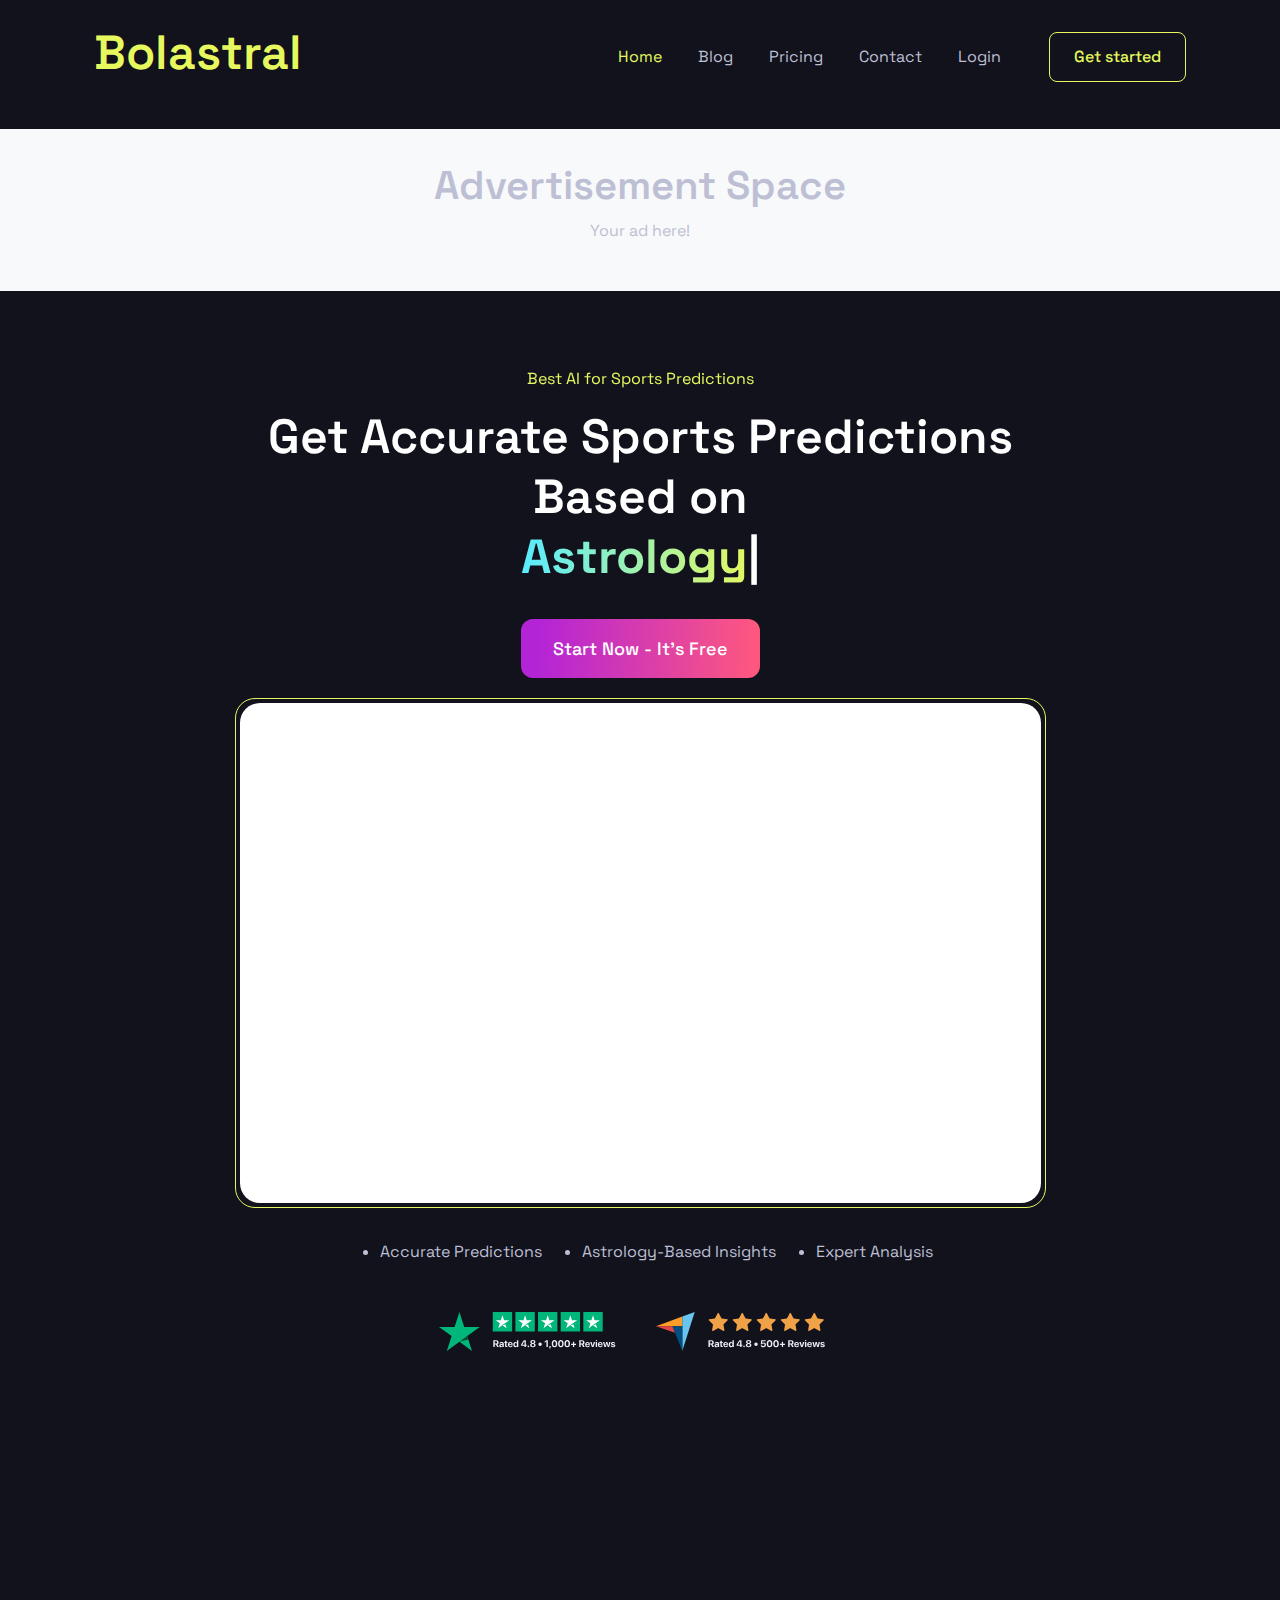
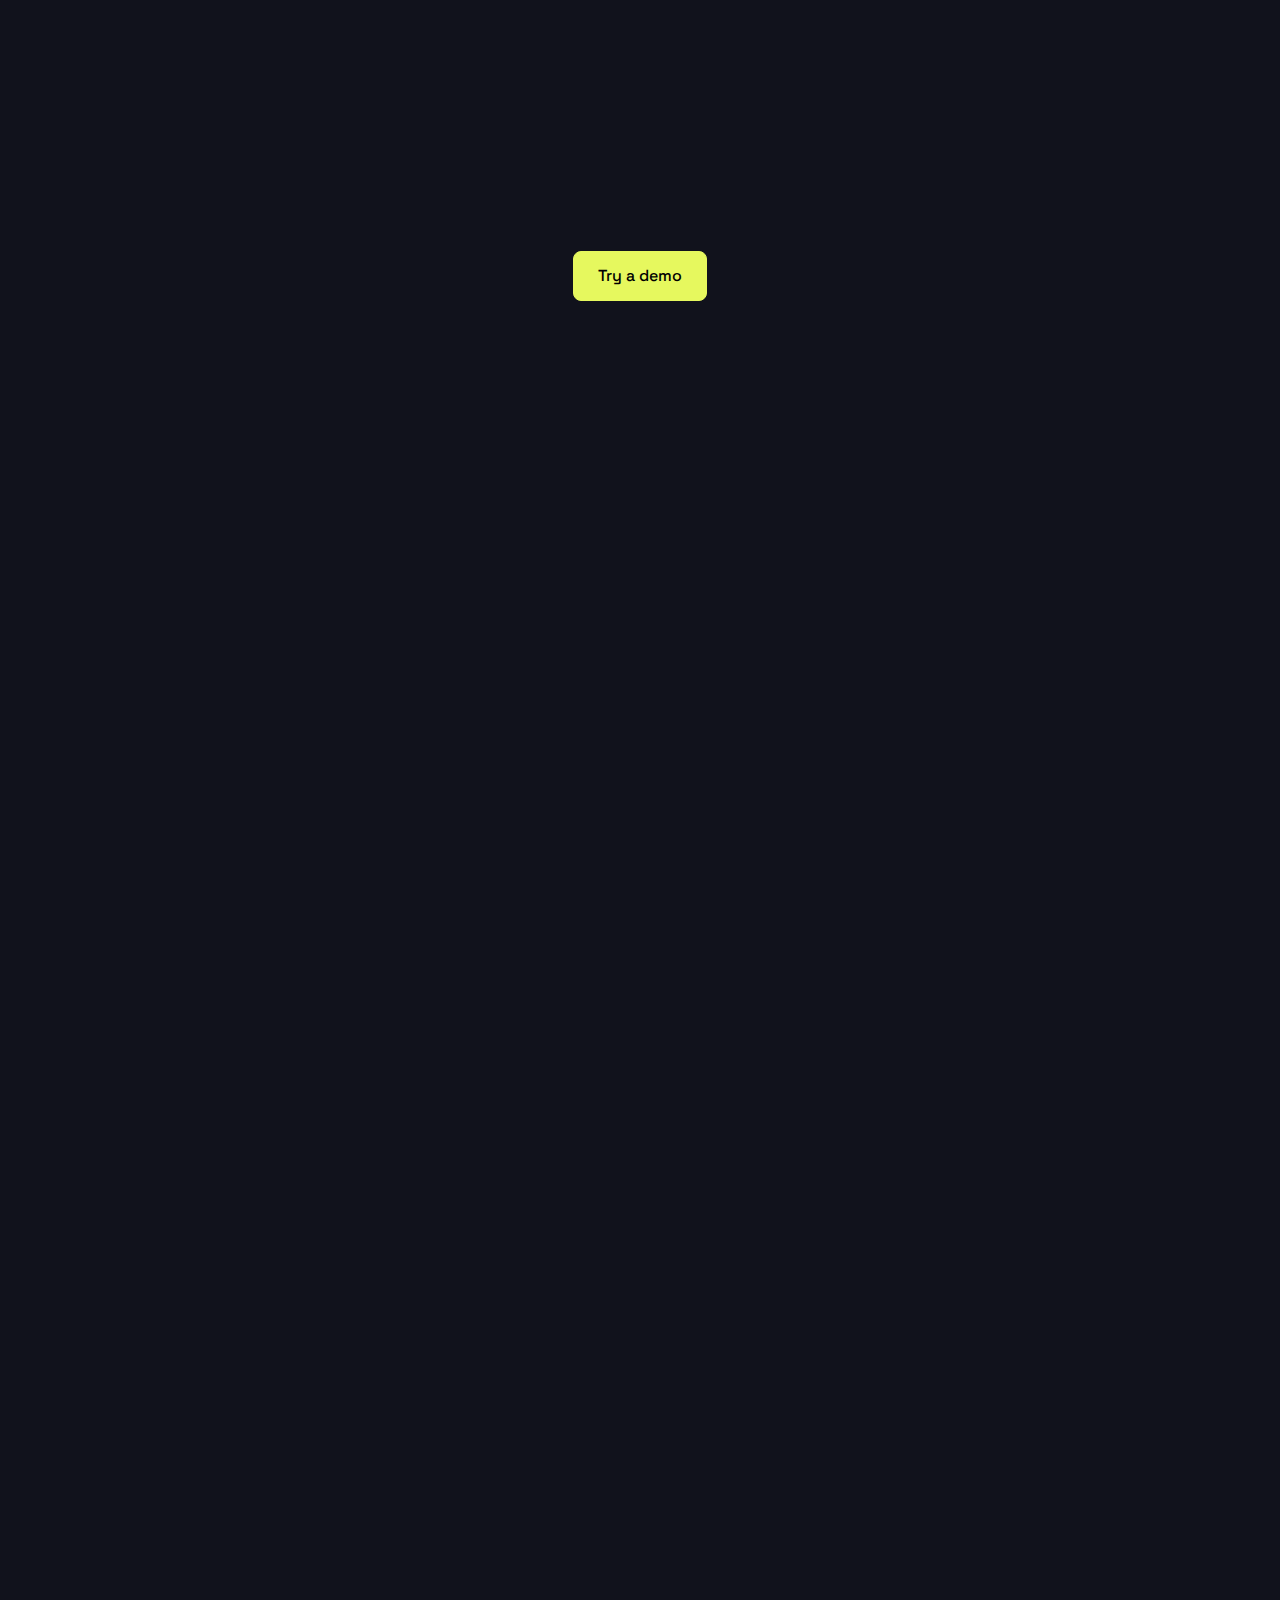
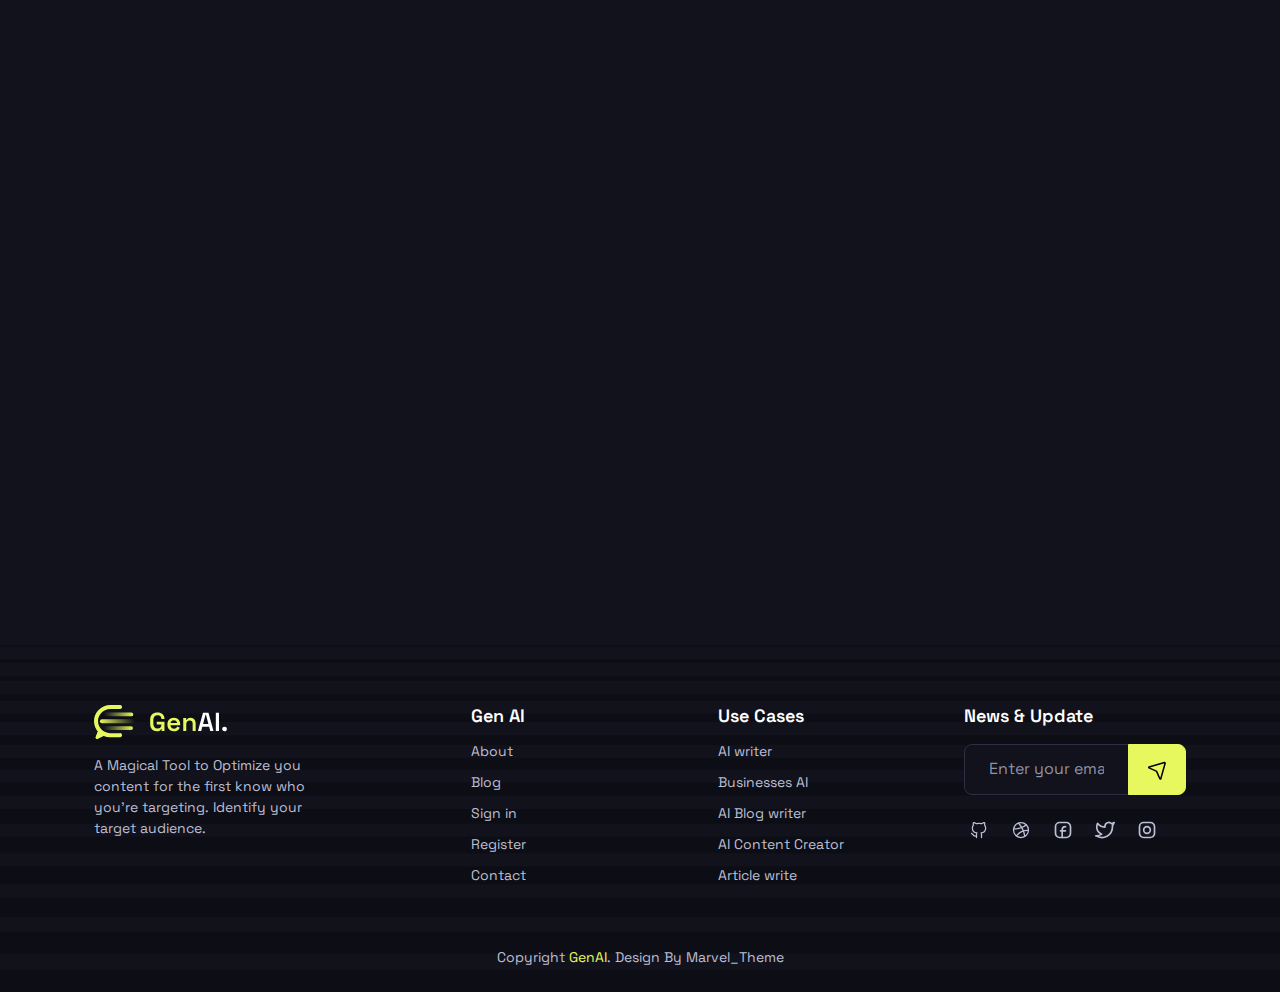
<file: index.html>
<!DOCTYPE html>
<html lang="en" data-bs-theme="dark">

<head>
    <!-- Required meta tags -->
    <meta charset="UTF-8" />
    <meta http-equiv="X-UA-Compatible" content="IE=edge" />
    <meta name="viewport" content="width=device-width, initial-scale=1.0" />

    <!-- Title -->
    <title>Bolastral</title>

    <!-- SEO meta tags -->
    <meta name="description"
        content="Author: Marvel Theme, AI content writing and copywriting html5 and Bootstrap 5 landing page template" />

    <!-- Favicon -->
    <link rel="icon" href="assets/images/favicon.svg" type="image/svg+xml" />

    <!-- CSS -->
    <link rel="stylesheet" href="assets/css/plugins.css" />
    <link rel="stylesheet" href="assets/css/style.css" />

    <meta http-equiv="Permissions-Policy" content="microphone=(self)">
</head>


<body>
    <div class="wrapper d-flex flex-column justify-between">
        <!-- Navbar -->
        <nav class="navbar navbar-expand-lg fixed-top bg-dark" data-bs-theme="dark">
            <div class="container">
                <!-- Logo -->
                <a class="navbar-brand" href="index.html">
                    <h1 class="text-primary-dark">
                        Bolastral
                    </h1>
                </a>

                <!-- Navbar toggler button -->
                <button class="navbar-toggler" type="button" data-bs-toggle="collapse" data-bs-target="#navbarContent"
                    aria-controls="navbarContent" aria-expanded="false" aria-label="Toggle navigation">
                    <div class="navbar-toggler-icon">
                        <span></span>
                        <span></span>
                        <span></span>
                    </div>
                </button>

                <!-- Navbar content -->
                <div class="collapse navbar-collapse" id="navbarContent">
                    <div
                        class="navbar-content-inner ms-lg-auto d-flex flex-column flex-lg-row align-lg-center gap-4 gap-lg-10 p-2 p-lg-0">
                        <ul class="navbar-nav gap-lg-2 gap-xl-5">
                            <li class="nav-item dropdown">
                                <a class="nav-link active" href="index.html">
                                    Home
                                </a>
                            </li>
                            <li class="nav-item">
                                <a class="nav-link " href="blog.html">Blog</a>
                            </li>
                            <li class="nav-item">
                                <a class="nav-link " href="pricing-plan.html">Pricing</a>
                            </li>
                            <li class="nav-item">
                                <a class="nav-link " href="contact.html">Contact</a>
                            </li>
                            <li class="nav-item">
                                <a class="nav-link" href="login.html">Login</a>
                            </li>
                        </ul>
                        <div class="">
                            <a href="login.html" class="btn btn-outline-primary-dark">Get started</a>
                        </div>
                    </div>
                </div>
            </div>
        </nav>

        <main class="flex-grow-1">
            <!-- Hero -->
            <div class="advertisement">
                <h2>Advertisement Space</h2>
                <p>Your ad here!</p>
            </div>
            <section class="hero-section style-1 overflow-hidden bg-dark py-10 py-lg-15" data-bs-theme="dark">
                <div class="container">
                    <div class="row justify-center">
                        <div class="col-lg-9">
                            <div class="text-center">
                                <div class="position-relative z-1 mb-5">
                                    <p class="text-primary-dark" data-aos="fade-up-sm">
                                        Best AI for Sports Predictions
                                    </p>
                                    <h1 class="text-white mb-8" data-aos="fade-up-sm" data-aos-delay="150">
                                        Get Accurate Sports Predictions Based on <br />
                                        <span class="fw-bold text-gradient-2 typed-animation"
                                            data-strings='["Astrology", "Planetary Movements", "Zodiac Signs", "Horoscopes"]'>Astrology</span>
                                    </h1>
                                    <a href="login.html" class="btn btn-lg btn-gradient-1" data-aos="fade-up-sm"
                                        data-aos-delay="200">Start Now - It's Free</a>
                                </div>
                                <div data-aos="fade-up-sm" data-aos-delay="300">
                                    <div class="d-flex justify-content-center align-items-center image-with-shape p-1 rounded-5 border border-primary-dark ">
                                        <iframe class="rounded-5" width="100%" height="500" src="https://playcanv.as/b/8257f6ee" title="Example Iframe" allow="microphone"></iframe>
                                    </div>
                                </div>
                                <ul
                                    class="d-flex flex-wrap gap-4 gap-md-8 gap-lg-10 align-center justify-center mt-8 mb-0">
                                    <li>Accurate Predictions</li>
                                    <li>Astrology-Based Insights</li>
                                    <li>Expert Analysis</li>
                                </ul>
                                <div class="d-flex gap-8 align-center justify-center mt-12 review-badges">
                                    <img class="img-fluid" src="assets/images/review-logos/trustpilot_reviews.svg"
                                        alt="" />
                                    <img class="img-fluid" src="assets/images/review-logos/capterra_reviews.svg"
                                        alt="" />
                                </div>
                            </div>
                        </div>
                    </div>
                </div>
            </section>


            <!-- Features -->
            <section class="py-10 py-lg-15">
                <div class="container">
                    <div class="text-center mb-18">
                        <h1 class="mb-0 text-white" data-aos="fade-up-sm" data-aos-delay="50">
                            Get Sports Predictions On-The-Spot, <br class="d-none d-lg-block" />
                            Based on Astrology
                        </h1>
                    </div>

                    <div class="row g-6 g-xl-14">
                        <div class="col-lg-4" data-aos="fade-up-sm" data-aos-delay="200">
                            <div class="d-flex flex-column gap-6 flex-lg-row">
                                <div
                                    class="icon w-14 h-14 flex-shrink-0 d-flex align-center justify-center rounded-3 p-2 border bg-gradient-3 text-primary-dark border-white border-opacity-10">
                                    <svg class="w-full h-full" xmlns="http://www.w3.org/2000/svg" fill="none"
                                        viewBox="0 0 40 40">
                                        <g stroke="currentColor" stroke-linecap="round" stroke-linejoin="round"
                                            stroke-width="2">
                                            <path
                                                d="M30.167 10c-1.833 4.855-3.167 8.188-4 10m0 0c-3.132 6.813-6.188 10-10 10-4 0-8-4-8-10s4-10 8-10c3.778 0 6.892 3.31 10 10Zm0 0c.853 1.837 2.187 5.17 4 10" />
                                        </g>
                                    </svg>
                                </div>
                                <div class="content">
                                    <h4 class="mb-4 text-white">Accurate Predictions</h4>
                                    <p>
                                        Our AI uses astrological data to provide accurate sports predictions.
                                    </p>
                                </div>
                            </div>
                        </div>
                        <div class="col-lg-4" data-aos="fade-up-sm" data-aos-delay="250">
                            <div class="d-flex flex-column gap-6 flex-lg-row">
                                <div
                                    class="icon w-14 h-14 flex-shrink-0 d-flex align-center justify-center rounded-3 p-2 border bg-gradient-3 text-primary-dark border-white border-opacity-10">
                                    <svg class="w-full h-full" xmlns="http://www.w3.org/2000/svg" fill="none"
                                        viewBox="0 0 40 40">
                                        <g stroke="currentColor" stroke-linecap="round" stroke-linejoin="round"
                                            stroke-width="2">
                                            <path d="M3.333 20 20 32.37 36.666 20" />
                                            <path
                                                d="M11.667 15 20 21.667 28.334 15m-10.001-5L20 11.333 21.666 10 20 8.666 18.333 10Z" />
                                        </g>
                                    </svg>
                                </div>
                                <div class="content">
                                    <h4 class="mb-4 text-white">Astrology-Based Insights</h4>
                                    <p>
                                        Get insights based on planetary movements and zodiac signs.
                                    </p>
                                </div>
                            </div>
                        </div>
                        <div class="col-lg-4" data-aos="fade-up-sm" data-aos-delay="300">
                            <div class="d-flex flex-column gap-6 flex-lg-row">
                                <div
                                    class="icon w-14 h-14 flex-shrink-0 d-flex align-center justify-center rounded-3 p-2 border bg-gradient-3 text-primary-dark border-white border-opacity-10">
                                    <svg class="w-full h-full" xmlns="http://www.w3.org/2000/svg" fill="none"
                                        viewBox="0 0 40 40">
                                        <g stroke="currentColor" stroke-linecap="round" stroke-linejoin="round"
                                            stroke-width="2">
                                            <path
                                                d="M10 29.334 6.667 27.5v-4.166m0-6.668V12.5L10 10.666m6.667-3.833L20 5l3.334 1.833M30 10.666l3.333 1.834v4.166m0 6.668V27.5L30 29.367m-6.666 3.799L20 35l-3.333-1.834M20 20l3.333-1.834M30 14.333l3.333-1.833M20 20v4.167m0 6.667V35m0-15-3.333-1.867M10 14.333 6.667 12.5" />
                                        </g>
                                    </svg>
                                </div>
                                <div class="content">
                                    <h4 class="mb-4 text-white">Expert Analysis</h4>
                                    <p>
                                        Our experts analyze astrological data to provide the best predictions.
                                    </p>
                                </div>
                            </div>
                        </div>
                    </div>

                    <div class="text-center mt-12">
                        <a href="login.html" class="btn btn-primary-dark">Try a demo</a>
                    </div>
                </div>
            </section>

            <!-- Features -->
            <section class="py-10 py-lg-15 @extraClassList">
                <div class="container">
                    <div class="row g-6 gx-lg-14 gx-xl-20 align-center">
                        <div class="col-lg-6" data-aos="fade-up-sm" data-aos-delay="150">
                            <div class="content">
                                <p class="text-primary-dark">Features 1</p>
                                <h1 class="text-white mb-8">
                                    Get Astrological Insights for Sports Predictions
                                </h1>
                                <p class="mb-6">
                                    Our AI analyzes astrological data to provide accurate sports predictions.
                                </p>
                                <ul class="list-unstyled list-check mb-8">
                                    <li>
                                        <svg xmlns="http://www.w3.org/2000/svg" fill="none" viewBox="0 0 18 18"
                                            class="icon">
                                            <g>
                                                <path stroke="currentColor" stroke-linecap="round"
                                                    stroke-linejoin="round" stroke-width="1.5"
                                                    d="m3.75 9 3.75 3.75 7.5-7.5" />
                                            </g>
                                        </svg>
                                        <span>Accurate predictions based on astrology</span>
                                    </li>
                                    <li>
                                        <svg xmlns="http://www.w3.org/2000/svg" fill="none" viewBox="0 0 18 18"
                                            class="icon">
                                            <g>
                                                <path stroke="currentColor" stroke-linecap="round"
                                                    stroke-linejoin="round" stroke-width="1.5"
                                                    d="m3.75 9 3.75 3.75 7.5-7.5" />
                                            </g>
                                        </svg>
                                        <span>Expert analysis of astrological data</span>
                                    </li>
                                    <li>
                                        <svg xmlns="http://www.w3.org/2000/svg" fill="none" viewBox="0 0 18 18"
                                            class="icon">
                                            <g>
                                                <path stroke="currentColor" stroke-linecap="round"
                                                    stroke-linejoin="round" stroke-width="1.5"
                                                    d="m3.75 9 3.75 3.75 7.5-7.5" />
                                            </g>
                                        </svg>
                                        <span>Insights based on planetary movements</span>
                                    </li>
                                </ul>
                                <a href="login.html" class="arrow-link arrow-link-primary-dark text-primary-dark gap-3">
                                    <span>Get Started Free</span>
                                    <svg class="icon" viewBox="0 0 16 16" fill="none"
                                        xmlns="http://www.w3.org/2000/svg">
                                        <path d="M4 12.6667L12.6667 4M12.6667 4V12.32M12.6667 4H4.34667"
                                            stroke="currentColor" stroke-width="1.21" stroke-linecap="round"
                                            stroke-linejoin="round" />
                                    </svg>
                                </a>
                            </div>
                        </div>
                        <div class="col-lg-6" data-aos="fade-up-sm" data-aos-delay="250">
                            <div class="feature-img">
                                <img src="assets/images/illustrations/feature-illustration-1-dark.svg" alt=""
                                    class="img-fluid" />
                            </div>
                        </div>
                    </div>
                    <div class="row g-6 gx-lg-14 gx-xl-20 align-center mt-10 flex-row-reverse">
                        <div class="col-lg-6 col-xl-6" data-aos="fade-up-sm" data-aos-delay="150">
                            <div class="content">
                                <p class="text-primary-dark">Features 2</p>
                                <h1 class="text-white mb-8">
                                    Optimize Your Predictions with Astrological Insights
                                </h1>
                                <p class="mb-6">
                                    Use our AI to get the best sports predictions based on astrological data.
                                </p>
                                <a href="login.html" class="arrow-link arrow-link-primary-dark text-primary-dark gap-3">
                                    <span>Request A Demo</span>
                                    <svg class="icon" viewBox="0 0 16 16" fill="none"
                                        xmlns="http://www.w3.org/2000/svg">
                                        <path d="M4 12.6667L12.6667 4M12.6667 4V12.32M12.6667 4H4.34667"
                                            stroke="currentColor" stroke-width="1.21" stroke-linecap="round"
                                            stroke-linejoin="round" />
                                    </svg>
                                </a>
                            </div>
                        </div>
                        <div class="col-lg-6" data-aos="fade-up-sm" data-aos-delay="250">
                            <div class="feature-img">
                                <img src="assets/images/illustrations/feature-illustration-2-dark.svg" alt=""
                                    class="img-fluid" />
                            </div>
                        </div>
                    </div>
                    <div class="row g-6 gx-lg-14 gx-xl-20 align-center mt-10">
                        <div class="col-lg-6" data-aos="fade-up-sm" data-aos-delay="150">
                            <div class="content">
                                <p class="text-primary-dark">Features 3</p>
                                <h1 class="text-white mb-8">
                                    Join Our Community to Discuss Sports Predictions
                                    <span class="text-primary-dark">Astrology</span> and AI.
                                </h1>
                                <p class="mb-6">
                                    Engage with other users in our social network, blog, and forum to discuss sports predictions, astrological insights, and the AI behind it all.
                                </p>
                                <ul class="list-unstyled list-check mb-8">
                                    <li>
                                        <svg xmlns="http://www.w3.org/2000/svg" fill="none" viewBox="0 0 18 18" class="icon">
                                            <g>
                                                <path stroke="currentColor" stroke-linecap="round" stroke-linejoin="round" stroke-width="1.5"
                                                    d="m3.75 9 3.75 3.75 7.5-7.5" />
                                            </g>
                                        </svg>
                                        <span>Discuss sports predictions with other enthusiasts</span>
                                    </li>
                                    <li>
                                        <svg xmlns="http://www.w3.org/2000/svg" fill="none" viewBox="0 0 18 18" class="icon">
                                            <g>
                                                <path stroke="currentColor" stroke-linecap="round" stroke-linejoin="round" stroke-width="1.5"
                                                    d="m3.75 9 3.75 3.75 7.5-7.5" />
                                            </g>
                                        </svg>
                                        <span>Share and gain insights on astrological data</span>
                                    </li>
                                    <li>
                                        <svg xmlns="http://www.w3.org/2000/svg" fill="none" viewBox="0 0 18 18" class="icon">
                                            <g>
                                                <path stroke="currentColor" stroke-linecap="round" stroke-linejoin="round" stroke-width="1.5"
                                                    d="m3.75 9 3.75 3.75 7.5-7.5" />
                                            </g>
                                        </svg>
                                        <span>Learn more about the AI technology behind our predictions</span>
                                    </li>
                                </ul>
                                <a href="login.html" class="arrow-link arrow-link-primary-dark text-primary-dark gap-3">
                                    <span>Join Now - It's Free</span>
                                    <svg class="icon" viewBox="0 0 16 16" fill="none" xmlns="http://www.w3.org/2000/svg">
                                        <path d="M4 12.6667L12.6667 4M12.6667 4V12.32M12.6667 4H4.34667" stroke="currentColor" stroke-width="1.21"
                                            stroke-linecap="round" stroke-linejoin="round" />
                                    </svg>
                                </a>
                            </div>
                        </div>
                        <div class="col-lg-6" data-aos="fade-up-sm" data-aos-delay="250">
                            <div class="feature-img">
                                <img src="assets/images/illustrations/feature-illustration-3-dark.svg" alt=""
                                    class="img-fluid" />
                            </div>
                        </div>
                    </div>
                </div>
            </section>


        </main>

        <!-- Footer -->
        <footer class="footer bg-striped pt-10 pt-lg-15">
            <div class="container">
                <div class="row g-10">
                    <div class="col-lg-9 col-xl-8 order-lg-2">
                        <div class="row g-6">
                            <div class="col-md-4 col-lg-4">
                                <div class="footer-widget text-center text-md-start">
                                    <h6 class="text-white mb-2">Gen AI</h6>
                                    <ul class="link-list list-unstyled mb-0">
                                        <li>
                                            <a href="about.html">About</a>
                                        </li>
                                        <li>
                                            <a href="blog.html">Blog</a>
                                        </li>
                                        <li>
                                            <a href="login.html">Sign in</a>
                                        </li>
                                        <li>
                                            <a href="register.html">Register</a>
                                        </li>
                                        <li>
                                            <a href="contact.html">Contact</a>
                                        </li>
                                    </ul>
                                </div>
                            </div>
                            <div class="col-md-4 col-lg-4">
                                <div class="footer-widget text-center text-md-start">
                                    <h6 class="text-white mb-2">Use Cases</h6>
                                    <ul class="link-list list-unstyled mb-0">
                                        <li>
                                            <a href="use-cases-details.html">AI writer</a>
                                        </li>
                                        <li>
                                            <a href="use-cases-details.html">Businesses AI</a>
                                        </li>
                                        <li>
                                            <a href="use-cases-details.html">AI Blog writer</a>
                                        </li>
                                        <li>
                                            <a href="use-cases-details.html">AI Content Creator</a>
                                        </li>
                                        <li>
                                            <a href="use-cases-details.html">Article write</a>
                                        </li>
                                    </ul>
                                </div>
                            </div>
                            <div class="col-md-4 col-lg-4">
                                <div class="footer-widget text-center text-md-start">
                                    <h6 class="text-white mb-4">News & Update</h6>
                                    <form action="#">
                                        <div class="input-group">
                                            <input type="email" class="form-control" placeholder="Enter your email" />
                                            <button class="btn btn-primary-dark px-4" type="button">
                                                <svg xmlns="http://www.w3.org/2000/svg" fill="none" viewBox="0 0 24 24"
                                                    width="24" height="24">
                                                    <path stroke="currentColor" stroke-linecap="round"
                                                        stroke-linejoin="round" stroke-width="1.5"
                                                        d="m4.031 8.917 15.477-4.334a.5.5 0 0 1 .616.617l-4.333 15.476a.5.5 0 0 1-.94.067l-3.248-7.382a.5.5 0 0 0-.256-.257L3.965 9.856a.5.5 0 0 1 .066-.94v0Z" />
                                                </svg>
                                            </button>
                                        </div>
                                    </form>
                                    <ul
                                        class="list-unstyled d-flex flex-wrap align-center justify-center justify-md-start gap-3 social-list mb-0 mt-5">
                                        <li>
                                            <a href="#">
                                                <svg xmlns="http://www.w3.org/2000/svg" fill="none"
                                                    stroke="currentColor" stroke-linecap="round" stroke-linejoin="round"
                                                    stroke-width="1.5" viewBox="0 0 24 24">
                                                    <path stroke="none" d="M0 0h24v24H0z" />
                                                    <path
                                                        d="M9 19c-4.3 1.4-4.3-2.5-6-3m12 5v-3.5c0-1 .1-1.4-.5-2 2.8-.3 5.5-1.4 5.5-6a4.6 4.6 0 0 0-1.3-3.2 4.2 4.2 0 0 0-.1-3.2s-1.1-.3-3.5 1.3a12.3 12.3 0 0 0-6.2 0C6.5 2.8 5.4 3.1 5.4 3.1a4.2 4.2 0 0 0-.1 3.2A4.6 4.6 0 0 0 4 9.5c0 4.6 2.7 5.7 5.5 6-.6.6-.6 1.2-.5 2V21" />
                                                </svg>
                                            </a>
                                        </li>
                                        <li>
                                            <a href="#">
                                                <svg xmlns="http://www.w3.org/2000/svg" fill="none"
                                                    stroke="currentColor" stroke-linecap="round" stroke-linejoin="round"
                                                    stroke-width="1.5"
                                                    class="icon icon-tabler icon-tabler-brand-dribbble"
                                                    viewBox="0 0 24 24">
                                                    <path stroke="none" d="M0 0h24v24H0z" />
                                                    <circle cx="12" cy="12" r="9" />
                                                    <path d="M9 3.6c5 6 7 10.5 7.5 16.2" />
                                                    <path
                                                        d="M6.4 19c3.5-3.5 6-6.5 14.5-6.4M3.1 10.75c5 0 9.814-.38 15.314-5" />
                                                </svg>
                                            </a>
                                        </li>
                                        <li>
                                            <a href="#">
                                                <svg xmlns="http://www.w3.org/2000/svg" fill="none" viewBox="0 0 18 18">
                                                    <path stroke="currentColor" stroke-linecap="round"
                                                        stroke-linejoin="round" stroke-width="1.5"
                                                        d="M15.75 6v6A3.75 3.75 0 0 1 12 15.75H6A3.75 3.75 0 0 1 2.25 12V6A3.75 3.75 0 0 1 6 2.25h6A3.75 3.75 0 0 1 15.75 6Z" />
                                                    <path stroke="currentColor" stroke-linecap="round"
                                                        stroke-linejoin="round" stroke-width="1.5"
                                                        d="M8.25 15.75V9c0-1.641.375-3 3-3m-4.5 3.75h4.5" />
                                                </svg>
                                            </a>
                                        </li>
                                        <li>
                                            <a href="#">
                                                <svg xmlns="http://www.w3.org/2000/svg" fill="none" viewBox="0 0 18 18">
                                                    <path stroke="currentColor" stroke-linecap="round"
                                                        stroke-linejoin="round" stroke-width="1.5"
                                                        d="M17.25 2.258s-1.514.894-2.355 1.147A3.36 3.36 0 0 0 9 5.655v.75a7.995 7.995 0 0 1-6.75-3.397s-3 6.75 3.75 9.75a8.73 8.73 0 0 1-5.25 1.5c6.75 3.75 15 0 15-8.625a3.34 3.34 0 0 0-.06-.623c.765-.754 1.56-2.752 1.56-2.752Z" />
                                                </svg>
                                            </a>
                                        </li>
                                        <li>
                                            <a href="#">
                                                <svg xmlns="http://www.w3.org/2000/svg" fill="none" viewBox="0 0 18 18">
                                                    <path stroke="currentColor" stroke-linecap="round"
                                                        stroke-linejoin="round" stroke-width="1.5"
                                                        d="M9 12a3 3 0 1 0 0-6 3 3 0 0 0 0 6v0Z" />
                                                    <path stroke="currentColor" stroke-width="1.5"
                                                        d="M2.25 12V6A3.75 3.75 0 0 1 6 2.25h6A3.75 3.75 0 0 1 15.75 6v6A3.75 3.75 0 0 1 12 15.75H6A3.75 3.75 0 0 1 2.25 12Z" />
                                                </svg>
                                            </a>
                                        </li>
                                    </ul>
                                </div>
                            </div>
                        </div>
                    </div>
                    <div class="col-lg-3 order-lg-1 me-auto">
                        <div class="footer-widget text-center text-lg-start">
                            <a href="">
                                <img src="assets/images/logo.svg" alt="" class="img-fluid" width="135" />
                            </a>
                            <p class="fs-sm mb-0 mt-4">
                                A Magical Tool to Optimize you content for the first know who you're targeting. Identify
                                your
                                target audience.
                            </p>
                        </div>
                    </div>
                </div>

                <div class="text-center py-6 mt-8">
                    <p class="fs-sm mb-0">Copyright <span class="text-primary-dark">GenAI</span>. Design By Marvel_Theme
                    </p>
                </div>
            </div>
        </footer>

    </div>


    <!-- JS -->
    <script src="assets/js/plugins.js"></script>
    <script src="assets/js/main.js"></script>

</body>

</html>
</file>
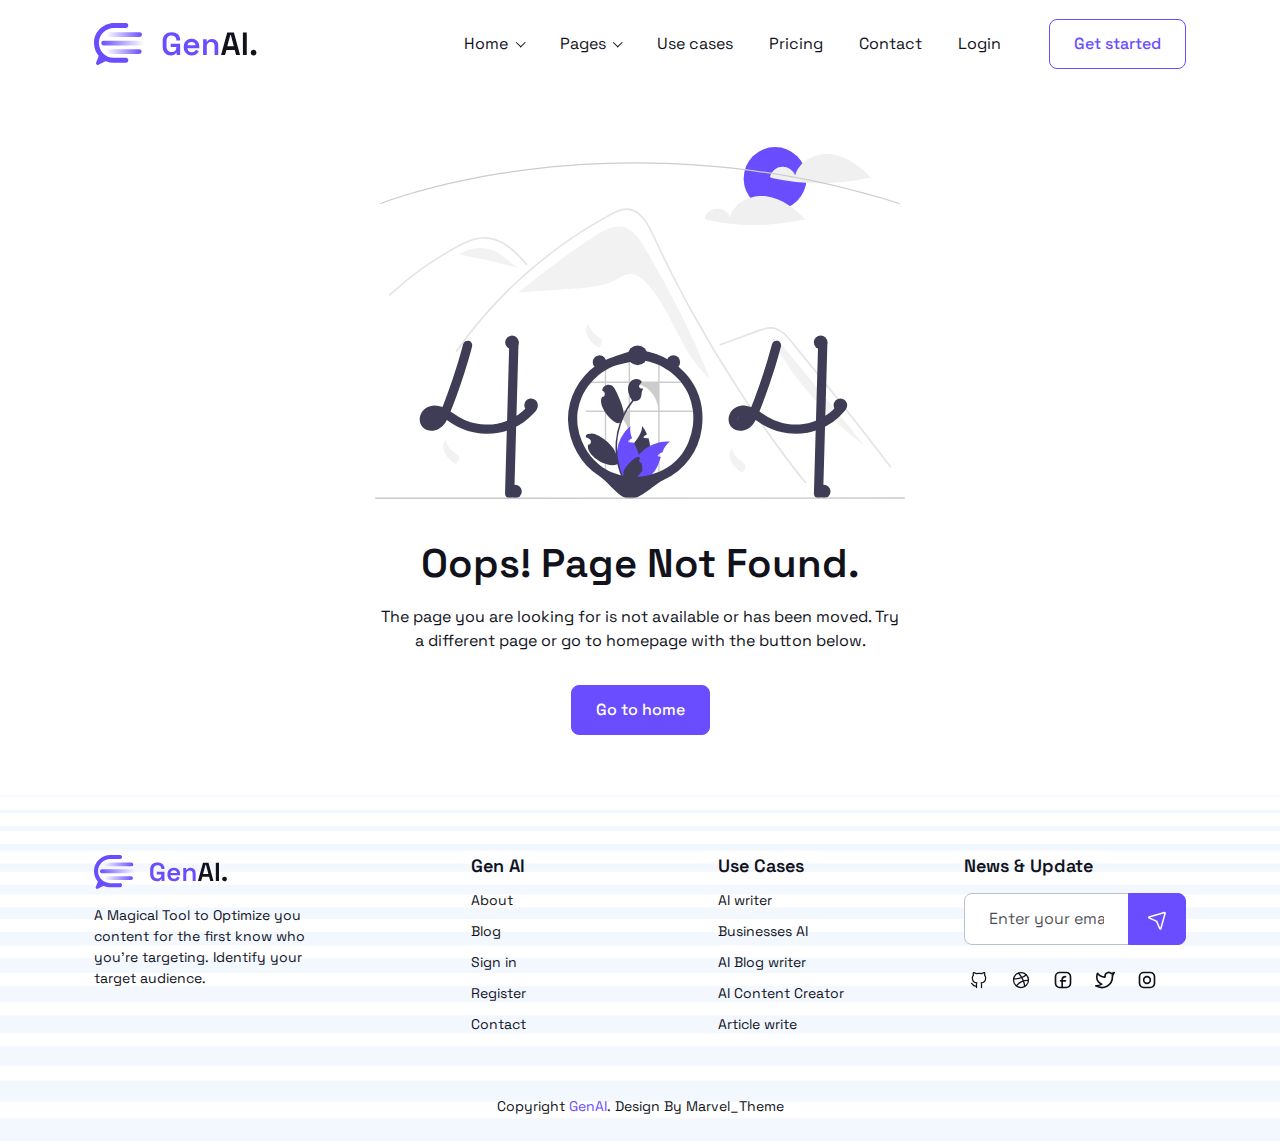
<file: 404-lite.html>
<!DOCTYPE html>
<html lang="en">

<head>
    <!-- Required meta tags -->
    <meta charset="UTF-8" />
    <meta http-equiv="X-UA-Compatible" content="IE=edge" />
    <meta name="viewport" content="width=device-width, initial-scale=1.0" />

    <!-- Title -->
    <title>GenAI - AI Content Writing & Copywriting HTML5 Landing Page Template</title>

    <!-- SEO meta tags -->
    <meta name="description" content="Author: Marvel Theme, AI content writing and copywriting html5 and Bootstrap 5 landing page template" />

    <!-- Favicon -->
    <link rel="icon" href="assets/images/favicon.svg" type="image/svg+xml" />

    <!-- CSS -->
    <link rel="stylesheet" href="assets/css/plugins.css" />
    <link rel="stylesheet" href="assets/css/style.css" />
</head>


<body>
    <div class="wrapper d-flex flex-column justify-between">
        <!-- Navbar -->
        <nav class="navbar navbar-expand-lg fixed-top bg-white">
            <div class="container">
                <!-- Logo -->
                <a class="navbar-brand" href="index.html">
                    <img src="assets/images/logo-blue.svg" alt="" width="165" />
                </a>

                <!-- Navbar toggler button -->
                <button class="navbar-toggler" type="button" data-bs-toggle="collapse" data-bs-target="#navbarContent" aria-controls="navbarContent" aria-expanded="false" aria-label="Toggle navigation">
                    <div class="navbar-toggler-icon">
                        <span></span>
                        <span></span>
                        <span></span>
                    </div>
                </button>

                <!-- Navbar content -->
                <div class="collapse navbar-collapse" id="navbarContent">
                    <div class="navbar-content-inner ms-lg-auto d-flex flex-column flex-lg-row align-lg-center gap-4 gap-lg-10 p-2 p-lg-0">
                        <ul class="navbar-nav gap-lg-2 gap-xl-5">
                            <li class="nav-item dropdown">
                                <a class="nav-link dropdown-toggle " href="#" role="button" data-bs-toggle="dropdown" aria-expanded="false">
                                    Home
                                </a>
                                <ul class="dropdown-menu">
                                    <li><a class="dropdown-item" href="index.html">Home one</a></li>
                                    <li><a class="dropdown-item" href="index-lite.html">Home one lite</a></li>
                                    <li><a class="dropdown-item" href="index-2.html">Home two</a></li>
                                    <li><a class="dropdown-item" href="index-2-lite.html">Home two lite</a></li>
                                </ul>
                            </li>
                            <li class="nav-item dropdown">
                                <a class="nav-link dropdown-toggle" href="#" role="button" data-bs-toggle="dropdown" aria-expanded="false">
                                    Pages
                                </a>
                                <ul class="dropdown-menu megamenu megamenu-cols-2">
                                    <li><a class="dropdown-item " href="about.html">About</a></li>
                                    <li><a class="dropdown-item " href="about-lite.html">About lite</a></li>
                                    <li><a class="dropdown-item " href="contact.html">Contact</a></li>
                                    <li><a class="dropdown-item " href="contact-lite.html">Contact lite</a></li>
                                    <li><a class="dropdown-item " href="blog.html">Blog</a></li>
                                    <li><a class="dropdown-item " href="blog-lite.html">Blog lite</a></li>
                                    <li><a class="dropdown-item " href="article.html">Article</a></li>
                                    <li><a class="dropdown-item " href="article-lite.html">Article lite</a></li>
                                    <li><a class="dropdown-item " href="use-cases.html">Use cases</a></li>
                                    <li><a class="dropdown-item " href="use-cases-lite.html">Use cases lite</a></li>
                                    <li><a class="dropdown-item " href="use-cases-details.html">Case details</a></li>
                                    <li><a class="dropdown-item " href="use-cases-details-lite.html">Case details lite</a></li>
                                    <li><a class="dropdown-item " href="pricing-plan.html">Pricing</a></li>
                                    <li><a class="dropdown-item " href="pricing-plan-lite.html">Pricing lite</a></li>
                                    <li><a class="dropdown-item" href="login.html">Login</a></li>
                                    <li><a class="dropdown-item" href="login-lite.html">Login lite</a></li>
                                    <li><a class="dropdown-item" href="register.html">Register</a></li>
                                    <li><a class="dropdown-item" href="register-lite.html">Register lite</a></li>
                                    <li><a class="dropdown-item" href="forgot-password.html">Forgot password</a></li>
                                    <li><a class="dropdown-item" href="forgot-password-lite.html">Forgot password lite</a></li>
                                    <li><a class="dropdown-item " href="404.html">404</a></li>
                                    <li><a class="dropdown-item active" href="404-lite.html">404 lite</a></li>
                                </ul>
                            </li>
                            <li class="nav-item">
                                <a class="nav-link " href="use-cases.html">Use cases</a>
                            </li>
                            <li class="nav-item">
                                <a class="nav-link " href="pricing-plan.html">Pricing</a>
                            </li>
                            <li class="nav-item">
                                <a class="nav-link " href="contact.html">Contact</a>
                            </li>
                            <li class="nav-item">
                                <a class="nav-link" href="login.html">Login</a>
                            </li>
                        </ul>
                        <div class="">
                            <a href="login.html" class="btn btn-outline-primary">Get started</a>
                        </div>
                    </div>
                </div>
            </div>
        </nav>


        <main class="flex-grow-1">
            <section class="py-10 py-lg-15">
                <div class="container">
                    <div class="row justify-center">
                        <div class="col-lg-6">
                            <div class="text-center">
                                <img src="assets/images/illustrations/error-blue.svg" alt="" class="img-fluid mb-10" />
                                <h2 class="mb-4">Oops! Page Not Found.</h2>
                                <p class="mb-8">
                                    The page you are looking for is not available or has been moved. Try a different
                                    page or go to homepage with the button below.
                                </p>
                                <a href="index-lite.html" class="btn btn-primary">Go to home</a>
                            </div>
                        </div>
                    </div>
                </div>
            </section>
        </main>

        <!-- Footer -->
        <footer class="footer bg-striped pt-10 pt-lg-15">
            <div class="container">
                <div class="row g-10">
                    <div class="col-lg-9 col-xl-8 order-lg-2">
                        <div class="row g-6">
                            <div class="col-md-4 col-lg-4">
                                <div class="footer-widget text-center text-md-start">
                                    <h6 class=" mb-2">Gen AI</h6>
                                    <ul class="link-list list-unstyled mb-0">
                                        <li>
                                            <a href="about.html">About</a>
                                        </li>
                                        <li>
                                            <a href="blog.html">Blog</a>
                                        </li>
                                        <li>
                                            <a href="login.html">Sign in</a>
                                        </li>
                                        <li>
                                            <a href="register.html">Register</a>
                                        </li>
                                        <li>
                                            <a href="contact.html">Contact</a>
                                        </li>
                                    </ul>
                                </div>
                            </div>
                            <div class="col-md-4 col-lg-4">
                                <div class="footer-widget text-center text-md-start">
                                    <h6 class=" mb-2">Use Cases</h6>
                                    <ul class="link-list list-unstyled mb-0">
                                        <li>
                                            <a href="use-cases-details.html">AI writer</a>
                                        </li>
                                        <li>
                                            <a href="use-cases-details.html">Businesses AI</a>
                                        </li>
                                        <li>
                                            <a href="use-cases-details.html">AI Blog writer</a>
                                        </li>
                                        <li>
                                            <a href="use-cases-details.html">AI Content Creator</a>
                                        </li>
                                        <li>
                                            <a href="use-cases-details.html">Article write</a>
                                        </li>
                                    </ul>
                                </div>
                            </div>
                            <div class="col-md-4 col-lg-4">
                                <div class="footer-widget text-center text-md-start">
                                    <h6 class=" mb-4">News & Update</h6>
                                    <form action="#">
                                        <div class="input-group">
                                            <input type="email" class="form-control" placeholder="Enter your email" />
                                            <button class="btn btn-primary px-4" type="button">
                                                <svg xmlns="http://www.w3.org/2000/svg" fill="none" viewBox="0 0 24 24" width="24" height="24">
                                                    <path stroke="currentColor" stroke-linecap="round" stroke-linejoin="round" stroke-width="1.5" d="m4.031 8.917 15.477-4.334a.5.5 0 0 1 .616.617l-4.333 15.476a.5.5 0 0 1-.94.067l-3.248-7.382a.5.5 0 0 0-.256-.257L3.965 9.856a.5.5 0 0 1 .066-.94v0Z" />
                                                </svg>
                                            </button>
                                        </div>
                                    </form>
                                    <ul class="list-unstyled d-flex flex-wrap align-center justify-center justify-md-start gap-3 social-list mb-0 mt-5">
                                        <li>
                                            <a href="#">
                                                <svg xmlns="http://www.w3.org/2000/svg" fill="none" stroke="currentColor" stroke-linecap="round" stroke-linejoin="round" stroke-width="1.5" viewBox="0 0 24 24">
                                                    <path stroke="none" d="M0 0h24v24H0z" />
                                                    <path d="M9 19c-4.3 1.4-4.3-2.5-6-3m12 5v-3.5c0-1 .1-1.4-.5-2 2.8-.3 5.5-1.4 5.5-6a4.6 4.6 0 0 0-1.3-3.2 4.2 4.2 0 0 0-.1-3.2s-1.1-.3-3.5 1.3a12.3 12.3 0 0 0-6.2 0C6.5 2.8 5.4 3.1 5.4 3.1a4.2 4.2 0 0 0-.1 3.2A4.6 4.6 0 0 0 4 9.5c0 4.6 2.7 5.7 5.5 6-.6.6-.6 1.2-.5 2V21" />
                                                </svg>
                                            </a>
                                        </li>
                                        <li>
                                            <a href="#">
                                                <svg xmlns="http://www.w3.org/2000/svg" fill="none" stroke="currentColor" stroke-linecap="round" stroke-linejoin="round" stroke-width="1.5" class="icon icon-tabler icon-tabler-brand-dribbble" viewBox="0 0 24 24">
                                                    <path stroke="none" d="M0 0h24v24H0z" />
                                                    <circle cx="12" cy="12" r="9" />
                                                    <path d="M9 3.6c5 6 7 10.5 7.5 16.2" />
                                                    <path d="M6.4 19c3.5-3.5 6-6.5 14.5-6.4M3.1 10.75c5 0 9.814-.38 15.314-5" />
                                                </svg>
                                            </a>
                                        </li>
                                        <li>
                                            <a href="#">
                                                <svg xmlns="http://www.w3.org/2000/svg" fill="none" viewBox="0 0 18 18">
                                                    <path stroke="currentColor" stroke-linecap="round" stroke-linejoin="round" stroke-width="1.5" d="M15.75 6v6A3.75 3.75 0 0 1 12 15.75H6A3.75 3.75 0 0 1 2.25 12V6A3.75 3.75 0 0 1 6 2.25h6A3.75 3.75 0 0 1 15.75 6Z" />
                                                    <path stroke="currentColor" stroke-linecap="round" stroke-linejoin="round" stroke-width="1.5" d="M8.25 15.75V9c0-1.641.375-3 3-3m-4.5 3.75h4.5" />
                                                </svg>
                                            </a>
                                        </li>
                                        <li>
                                            <a href="#">
                                                <svg xmlns="http://www.w3.org/2000/svg" fill="none" viewBox="0 0 18 18">
                                                    <path stroke="currentColor" stroke-linecap="round" stroke-linejoin="round" stroke-width="1.5" d="M17.25 2.258s-1.514.894-2.355 1.147A3.36 3.36 0 0 0 9 5.655v.75a7.995 7.995 0 0 1-6.75-3.397s-3 6.75 3.75 9.75a8.73 8.73 0 0 1-5.25 1.5c6.75 3.75 15 0 15-8.625a3.34 3.34 0 0 0-.06-.623c.765-.754 1.56-2.752 1.56-2.752Z" />
                                                </svg>
                                            </a>
                                        </li>
                                        <li>
                                            <a href="#">
                                                <svg xmlns="http://www.w3.org/2000/svg" fill="none" viewBox="0 0 18 18">
                                                    <path stroke="currentColor" stroke-linecap="round" stroke-linejoin="round" stroke-width="1.5" d="M9 12a3 3 0 1 0 0-6 3 3 0 0 0 0 6v0Z" />
                                                    <path stroke="currentColor" stroke-width="1.5" d="M2.25 12V6A3.75 3.75 0 0 1 6 2.25h6A3.75 3.75 0 0 1 15.75 6v6A3.75 3.75 0 0 1 12 15.75H6A3.75 3.75 0 0 1 2.25 12Z" />
                                                </svg>
                                            </a>
                                        </li>
                                    </ul>
                                </div>
                            </div>
                        </div>
                    </div>
                    <div class="col-lg-3 order-lg-1 me-auto">
                        <div class="footer-widget text-center text-lg-start">
                            <a href="">
                                <img src="assets/images/logo-blue.svg" alt="" class="img-fluid" width="135" />
                            </a>
                            <p class="fs-sm mb-0 mt-4">
                                A Magical Tool to Optimize you content for the first know who you're targeting. Identify your
                                target audience.
                            </p>
                        </div>
                    </div>
                </div>

                <div class="text-center py-6 mt-8">
                    <p class="fs-sm mb-0">Copyright <span class="text-primary">GenAI</span>. Design By Marvel_Theme</p>
                </div>
            </div>
        </footer>

    </div>


    <!-- JS -->
    <script src="assets/js/plugins.js"></script>
    <script src="assets/js/main.js"></script>

</body>

</html>
</file>
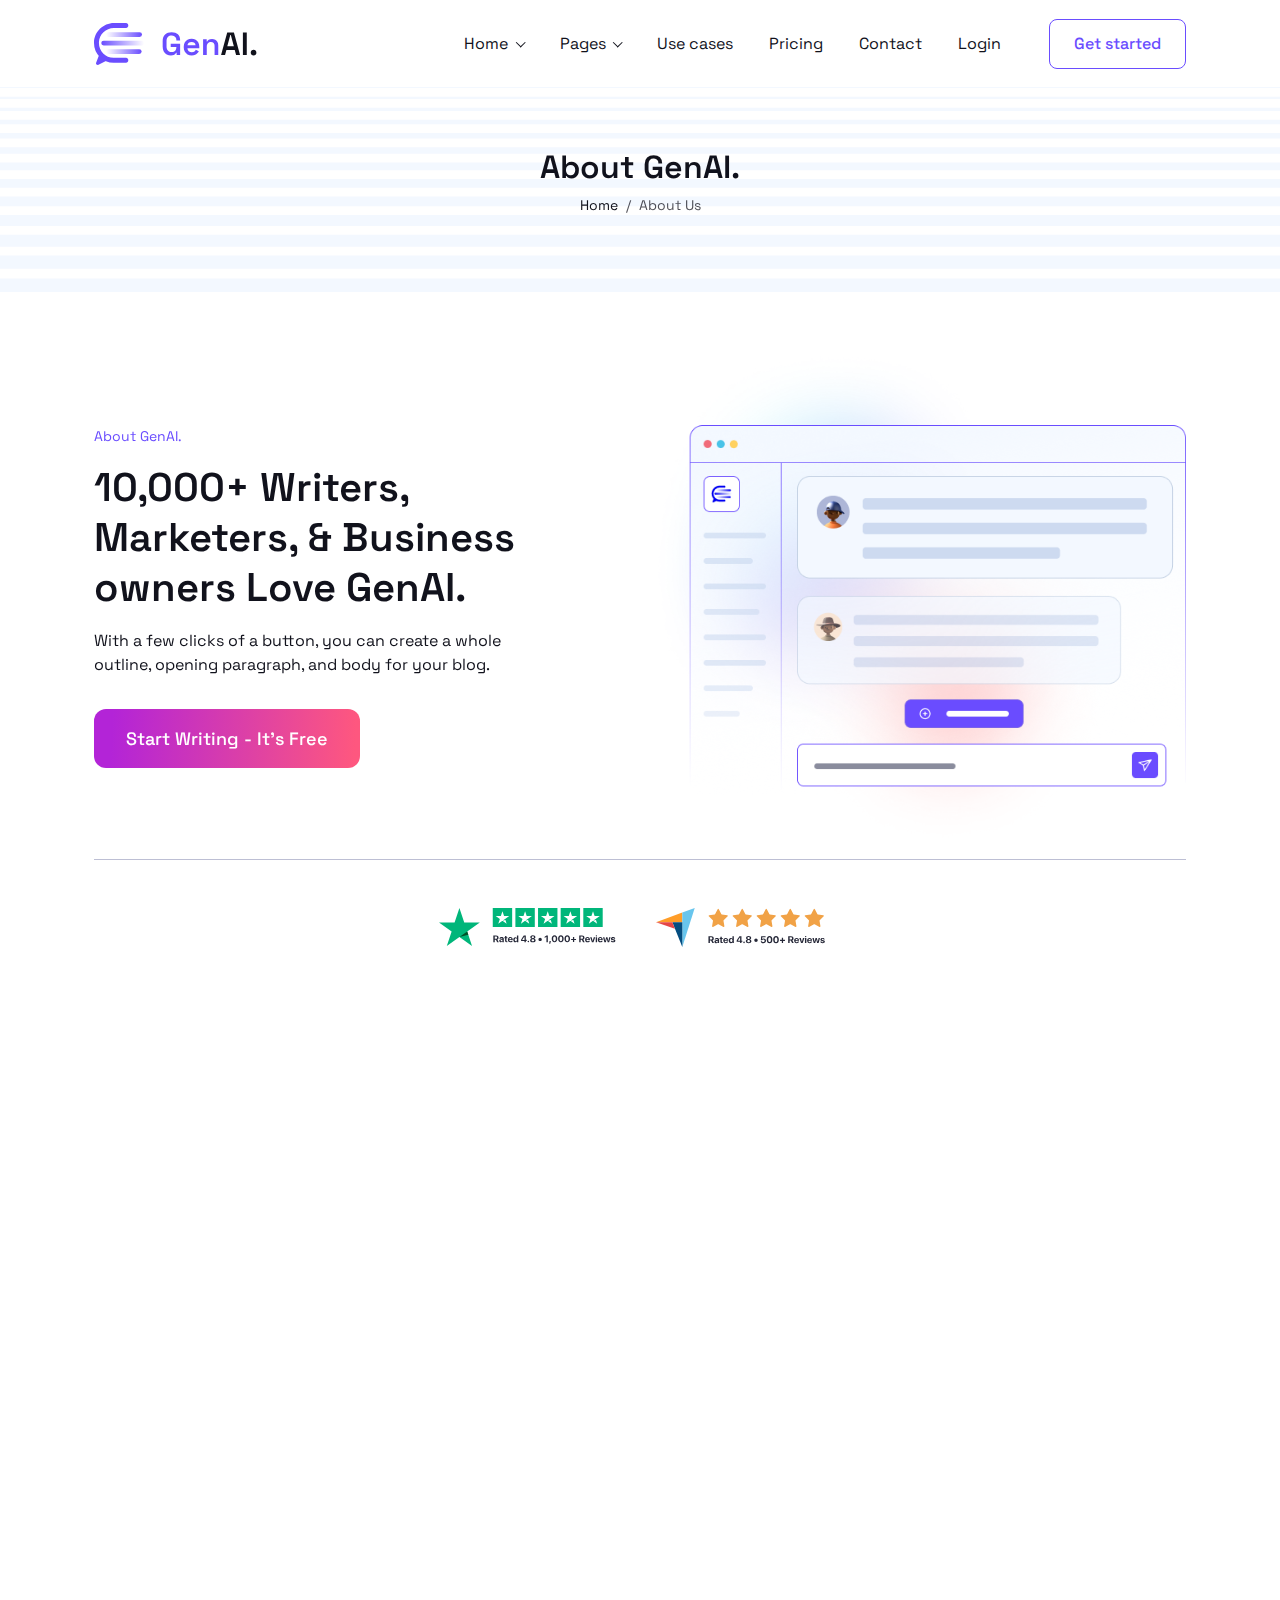
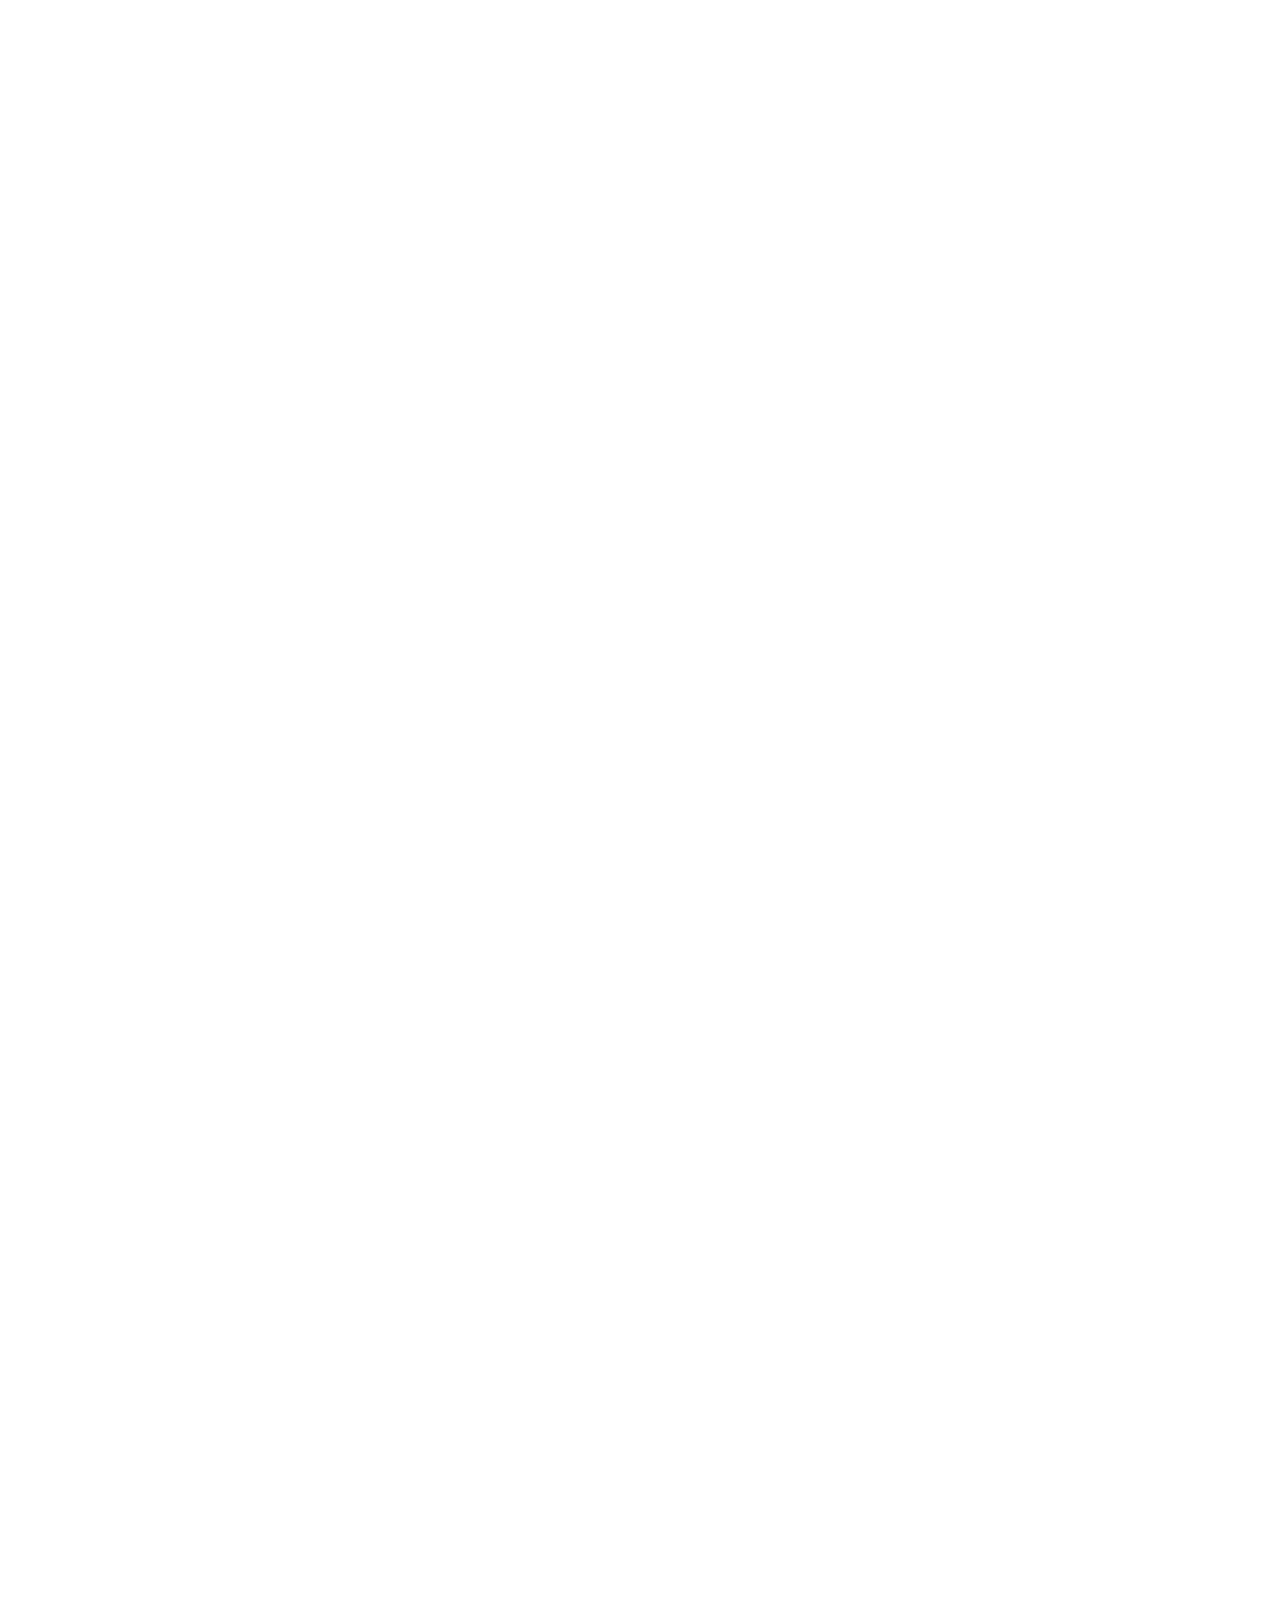
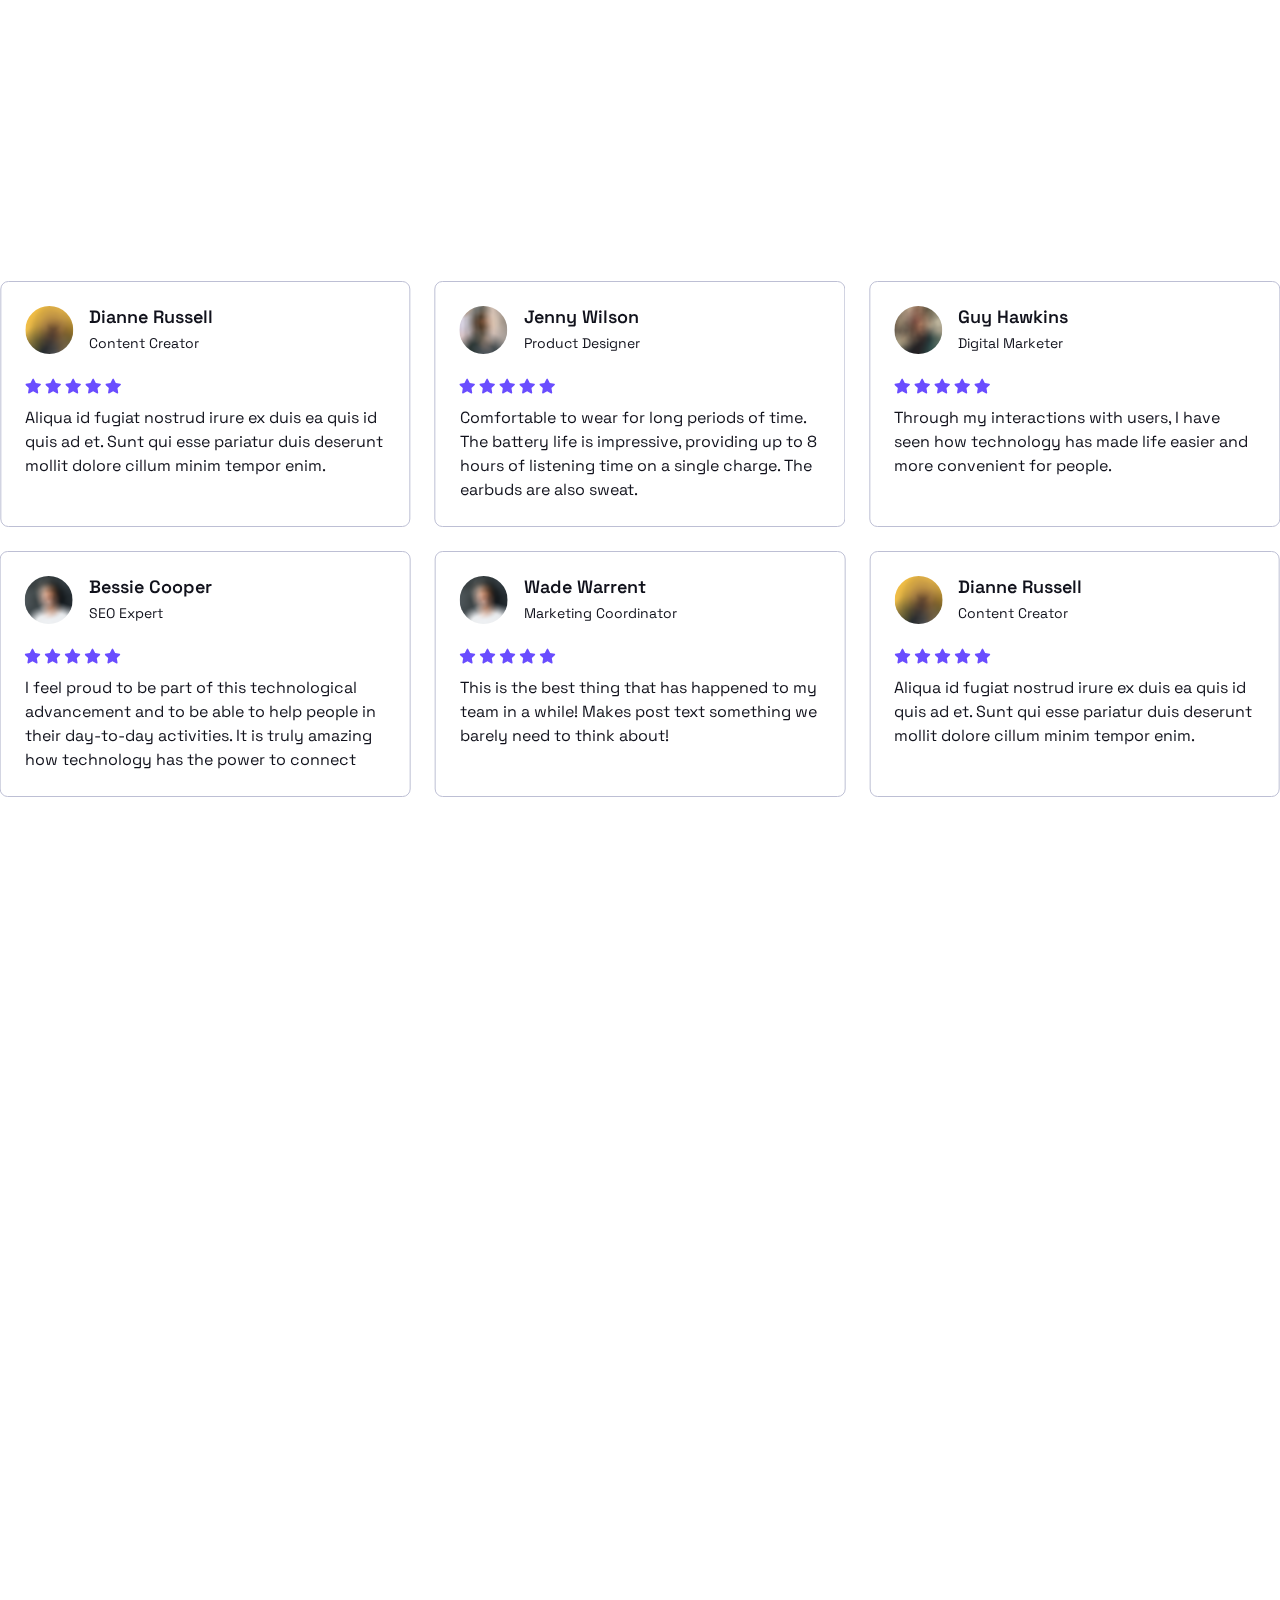
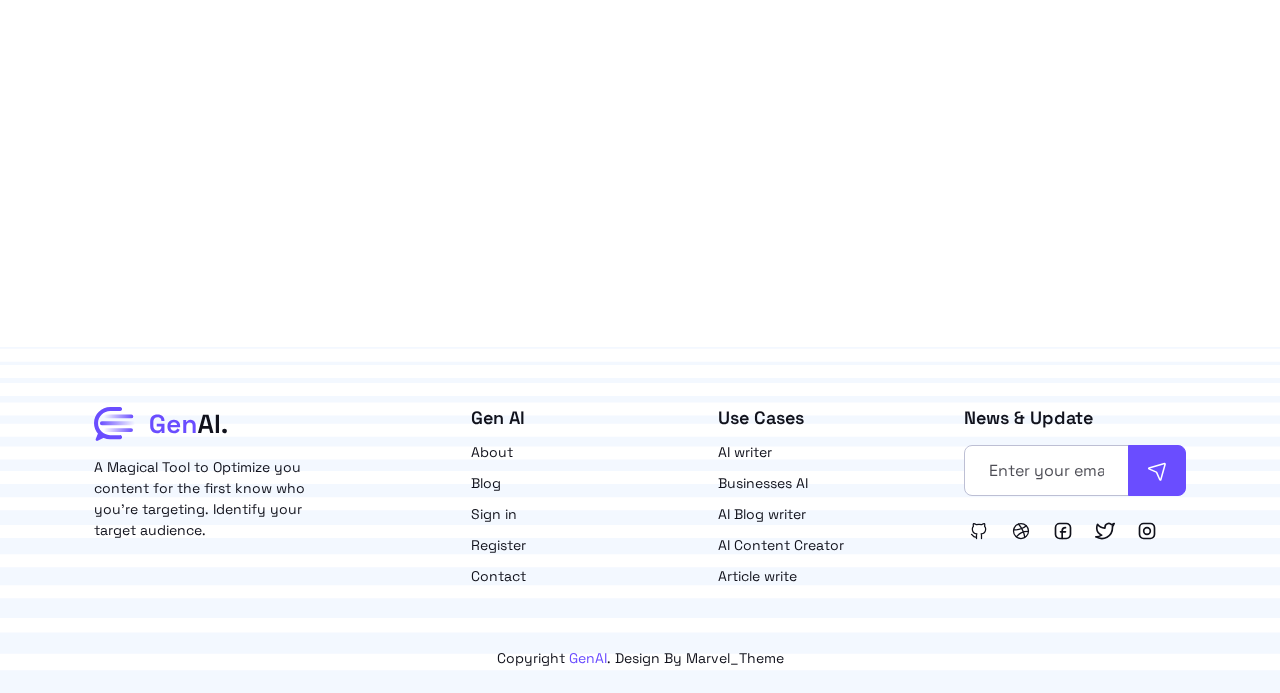
<file: about-lite.html>
<!DOCTYPE html>
<html lang="en">

<head>
    <!-- Required meta tags -->
    <meta charset="UTF-8" />
    <meta http-equiv="X-UA-Compatible" content="IE=edge" />
    <meta name="viewport" content="width=device-width, initial-scale=1.0" />

    <!-- Title -->
    <title>GenAI - AI Content Writing & Copywriting HTML5 Landing Page Template</title>

    <!-- SEO meta tags -->
    <meta name="description" content="Author: Marvel Theme, AI content writing and copywriting html5 and Bootstrap 5 landing page template" />

    <!-- Favicon -->
    <link rel="icon" href="assets/images/favicon.svg" type="image/svg+xml" />

    <!-- CSS -->
    <link rel="stylesheet" href="assets/css/plugins.css" />
    <link rel="stylesheet" href="assets/css/style.css" />
</head>

<body>
    <div class="wrapper d-flex flex-column justify-between">
        <!-- Navbar -->
        <nav class="navbar navbar-expand-lg fixed-top bg-white">
            <div class="container">
                <!-- Logo -->
                <a class="navbar-brand" href="index.html">
                    <img src="assets/images/logo-blue.svg" alt="" width="165" />
                </a>

                <!-- Navbar toggler button -->
                <button class="navbar-toggler" type="button" data-bs-toggle="collapse" data-bs-target="#navbarContent" aria-controls="navbarContent" aria-expanded="false" aria-label="Toggle navigation">
                    <div class="navbar-toggler-icon">
                        <span></span>
                        <span></span>
                        <span></span>
                    </div>
                </button>

                <!-- Navbar content -->
                <div class="collapse navbar-collapse" id="navbarContent">
                    <div class="navbar-content-inner ms-lg-auto d-flex flex-column flex-lg-row align-lg-center gap-4 gap-lg-10 p-2 p-lg-0">
                        <ul class="navbar-nav gap-lg-2 gap-xl-5">
                            <li class="nav-item dropdown">
                                <a class="nav-link dropdown-toggle " href="#" role="button" data-bs-toggle="dropdown" aria-expanded="false">
                                    Home
                                </a>
                                <ul class="dropdown-menu">
                                    <li><a class="dropdown-item" href="index.html">Home one</a></li>
                                    <li><a class="dropdown-item" href="index-lite.html">Home one lite</a></li>
                                    <li><a class="dropdown-item" href="index-2.html">Home two</a></li>
                                    <li><a class="dropdown-item" href="index-2-lite.html">Home two lite</a></li>
                                </ul>
                            </li>
                            <li class="nav-item dropdown">
                                <a class="nav-link dropdown-toggle" href="#" role="button" data-bs-toggle="dropdown" aria-expanded="false">
                                    Pages
                                </a>
                                <ul class="dropdown-menu megamenu megamenu-cols-2">
                                    <li><a class="dropdown-item " href="about.html">About</a></li>
                                    <li><a class="dropdown-item active" href="about-lite.html">About lite</a></li>
                                    <li><a class="dropdown-item " href="contact.html">Contact</a></li>
                                    <li><a class="dropdown-item " href="contact-lite.html">Contact lite</a></li>
                                    <li><a class="dropdown-item " href="blog.html">Blog</a></li>
                                    <li><a class="dropdown-item " href="blog-lite.html">Blog lite</a></li>
                                    <li><a class="dropdown-item " href="article.html">Article</a></li>
                                    <li><a class="dropdown-item " href="article-lite.html">Article lite</a></li>
                                    <li><a class="dropdown-item " href="use-cases.html">Use cases</a></li>
                                    <li><a class="dropdown-item " href="use-cases-lite.html">Use cases lite</a></li>
                                    <li><a class="dropdown-item " href="use-cases-details.html">Case details</a></li>
                                    <li><a class="dropdown-item " href="use-cases-details-lite.html">Case details lite</a></li>
                                    <li><a class="dropdown-item " href="pricing-plan.html">Pricing</a></li>
                                    <li><a class="dropdown-item " href="pricing-plan-lite.html">Pricing lite</a></li>
                                    <li><a class="dropdown-item" href="login.html">Login</a></li>
                                    <li><a class="dropdown-item" href="login-lite.html">Login lite</a></li>
                                    <li><a class="dropdown-item" href="register.html">Register</a></li>
                                    <li><a class="dropdown-item" href="register-lite.html">Register lite</a></li>
                                    <li><a class="dropdown-item" href="forgot-password.html">Forgot password</a></li>
                                    <li><a class="dropdown-item" href="forgot-password-lite.html">Forgot password lite</a></li>
                                    <li><a class="dropdown-item " href="404.html">404</a></li>
                                    <li><a class="dropdown-item " href="404-lite.html">404 lite</a></li>
                                </ul>
                            </li>
                            <li class="nav-item">
                                <a class="nav-link " href="use-cases.html">Use cases</a>
                            </li>
                            <li class="nav-item">
                                <a class="nav-link " href="pricing-plan.html">Pricing</a>
                            </li>
                            <li class="nav-item">
                                <a class="nav-link " href="contact.html">Contact</a>
                            </li>
                            <li class="nav-item">
                                <a class="nav-link" href="login.html">Login</a>
                            </li>
                        </ul>
                        <div class="">
                            <a href="login.html" class="btn btn-outline-primary">Get started</a>
                        </div>
                    </div>
                </div>
            </div>
        </nav>


        <main class="flex-grow-1">
            <!-- Page header -->
            <section class="py-10 py-lg-15 bg-striped" data-aos="fade-up-sm" data-aos-delay="50">
                <div class="container">
                    <div class="text-center">
                        <h3 class=" mb-2">About GenAI.</h3>
                        <nav aria-label="breadcrumb">
                            <ol class="breadcrumb justify-center fs-sm">
                                <li class="breadcrumb-item"><a href="index.html">Home</a></li>
                                <li class="breadcrumb-item active" aria-current="page">About Us</li>
                            </ol>
                        </nav>
                    </div>
                </div>
            </section>


            <!-- About -->
            <section class="py-15">
                <div class="container">
                    <div class="row align-center">
                        <div class="col-lg-6 col-xl-5" data-aos="fade-up-sm" data-aos-delay="50">
                            <div class="text-center text-lg-start">
                                <p class="text-primary fs-sm">About GenAI.</p>
                                <h2 class="mb-4">
                                    10,000+ Writers, Marketers, & Business owners Love GenAI.
                                </h2>
                                <p class="mb-8">
                                    With a few clicks of a button, you can create a whole outline, opening
                                    paragraph, and body for your blog.
                                </p>
                                <a href="login.html" class="btn btn-lg btn-gradient-1">Start Writing - It's Free</a>
                            </div>
                        </div>
                        <div class="col-lg-6 offset-xl-1" data-aos="fade-up-sm" data-aos-delay="100">
                            <div class="text-center">
                                <img class="img-fluid d-inline-block" src="assets/images/screens/screen-8.png" alt="" />
                            </div>
                        </div>
                    </div>
                    <hr class="border-top border-lite-blue-4 opacity-100" />
                    <div class="d-flex gap-8 align-center justify-center mt-12 review-badges">
                        <img class="img-fluid" src="assets/images/review-logos/trustpilot_reviews_2.svg" alt="" />
                        <img class="img-fluid" src="assets/images/review-logos/capterra_reviews_2.svg" alt="" />
                    </div>
                </div>
            </section>

            <!-- Features -->
            <section class="py-10 py-lg-15">
                <div class="container">
                    <div class="text-center mb-18">
                        <h2 class=" mb-0" data-aos="fade-up-sm" data-aos-delay="50">
                            Generate Creative AI Copy On-The-Spot, <br class="d-none d-lg-block" />
				Across Your Favorite Tools
                        </h2>
                    </div>

                    <div class="row row-cols-1 row-cols-lg-3 g-6 g-xl-14">
                        <div class="col" data-aos="fade-up-sm" data-aos-delay="50">
                            <div class="d-flex flex-column gap-6 flex-lg-row">
                                <div class="icon w-14 h-14 flex-shrink-0 d-flex align-center justify-center rounded-3 p-2 border bg-primary bg-opacity-10 text-primary border-primary border-opacity-25">
                                    <svg class="w-full h-full" xmlns="http://www.w3.org/2000/svg" fill="none" viewBox="0 0 40 40">
                                        <g stroke="currentColor" stroke-linecap="round" stroke-linejoin="round" stroke-width="2">
                                            <path d="M30.167 10c-1.833 4.855-3.167 8.188-4 10m0 0c-3.132 6.813-6.188 10-10 10-4 0-8-4-8-10s4-10 8-10c3.778 0 6.892 3.31 10 10Zm0 0c.853 1.837 2.187 5.17 4 10" />
                                        </g>
                                    </svg>
                                </div>
                                <div class="content">
                                    <h4 class=" mb-4">Generates quality contents</h4>
                                    <p>
                                        This tool helps you find the right keywords to target for your content. By using the Google
                                        Keyword Planner, you can see how often people
                                    </p>
                                </div>
                            </div>
                        </div>
                        <div class="col" data-aos="fade-up-sm" data-aos-delay="100">
                            <div class="d-flex flex-column gap-6 flex-lg-row">
                                <div class="icon w-14 h-14 flex-shrink-0 d-flex align-center justify-center rounded-3 p-2 border bg-primary bg-opacity-10 text-primary border-primary border-opacity-25">
                                    <svg class="w-full h-full" xmlns="http://www.w3.org/2000/svg" fill="none" viewBox="0 0 40 40">
                                        <g stroke="currentColor" stroke-linecap="round" stroke-linejoin="round" stroke-width="2">
                                            <path d="M3.333 20 20 32.37 36.666 20" />
                                            <path d="M11.667 15 20 21.667 28.334 15m-10.001-5L20 11.333 21.666 10 20 8.666 18.333 10Z" />
                                        </g>
                                    </svg>
                                </div>
                                <div class="content">
                                    <h4 class=" mb-4">Provides Useful Suggestions</h4>
                                    <p>
                                        GenAI writing tools can analyze data and generate insights to help writers create more
                                        compelling and informative content.
                                    </p>
                                </div>
                            </div>
                        </div>
                        <div class="col" data-aos="fade-up-sm" data-aos-delay="150">
                            <div class="d-flex flex-column gap-6 flex-lg-row">
                                <div class="icon w-14 h-14 flex-shrink-0 d-flex align-center justify-center rounded-3 p-2 border bg-primary bg-opacity-10 text-primary border-primary border-opacity-25">
                                    <svg class="w-full h-full" xmlns="http://www.w3.org/2000/svg" fill="none" viewBox="0 0 40 40">
                                        <g stroke="currentColor" stroke-linecap="round" stroke-linejoin="round" stroke-width="2">
                                            <path d="M10 29.334 6.667 27.5v-4.166m0-6.668V12.5L10 10.666m6.667-3.833L20 5l3.334 1.833M30 10.666l3.333 1.834v4.166m0 6.668V27.5L30 29.367m-6.666 3.799L20 35l-3.333-1.834M20 20l3.333-1.834M30 14.333l3.333-1.833M20 20v4.167m0 6.667V35m0-15-3.333-1.867M10 14.333 6.667 12.5" />
                                        </g>
                                    </svg>
                                </div>
                                <div class="content">
                                    <h4 class=" mb-4">Improves Products Productivity</h4>
                                    <p>
                                        Emotions are a powerful tool in advertising. Use emotions that resonate with your audience
                                        to create a connection.
                                    </p>
                                </div>
                            </div>
                        </div>
                    </div>

                    <div class="video-popup-container position-relative" data-aos="fade-up-sm" data-aos-delay="50">
                        <div class="ratio ratio-16x9 rounded-4 overflow-hidden mt-16">
                            <img src="assets/images/thumbnails/video-thumb.jpg" alt="" class="img-fluid w-full h-full object-cover" />
                        </div>
                        <a class="video-play-btn bg-primary text-white" href="https://youtu.be/OUFcCoTx8zM" data-vbtype="video" data-autoplay="true" data-maxwidth="1320px" data-overlay="rgba(23, 24, 37, 0.95)">
                            <svg xmlns="http://www.w3.org/2000/svg" fill="currentColor" class="icon" viewBox="0 0 16 16">
                                <path d="m11.596 8.697-6.363 3.692c-.54.313-1.233-.066-1.233-.697V4.308c0-.63.692-1.01 1.233-.696l6.363 3.692a.802.802 0 0 1 0 1.393z" />
                            </svg>
                        </a>
                    </div>
                </div>
            </section>


            <!-- Team -->
            <section class="py-10 py-lg-15">
                <div class="container">
                    <div class="row justify-center mb-18">
                        <div class="col-lg-9">
                            <div class="text-center" data-aos="fade-up-sm" data-aos-delay="50">
                                <h1 class="">
                                    <span class="text-primary">GenAI.</span> is Powered by a <br class="d-none d-xl-block" />
						Dynamic Team.
                                </h1>
                            </div>
                        </div>
                    </div>

                    <div class="row justify-center row-cols-1 row-cols-md-3 row-cols-xl-4 gy-10 gy-md-12 gy-lg-18">
                        <div class="col" data-aos="fade-up-sm" data-aos-delay="50">
                            <div class="team-card text-center">
                                <img src="assets/images/team/1.png" alt="" class="img-fluid team-member-img mb-6" />
                                <h4 class=" mb-1">Annette Black</h4>
                                <p class="fs-sm mb-2">Digital Marketer</p>
                                <ul class="list-unstyled d-flex flex-wrap justify-center align-center gap-3 social-list mb-0">
                                    <li>
                                        <a href="#">
                                            <svg xmlns="http://www.w3.org/2000/svg" fill="none" viewBox="0 0 18 18">
                                                <path stroke="currentColor" stroke-linecap="round" stroke-linejoin="round" stroke-width="1.5" d="M15.75 6v6A3.75 3.75 0 0 1 12 15.75H6A3.75 3.75 0 0 1 2.25 12V6A3.75 3.75 0 0 1 6 2.25h6A3.75 3.75 0 0 1 15.75 6Z" />
                                                <path stroke="currentColor" stroke-linecap="round" stroke-linejoin="round" stroke-width="1.5" d="M8.25 15.75V9c0-1.641.375-3 3-3m-4.5 3.75h4.5" />
                                            </svg>
                                        </a>
                                    </li>
                                    <li>
                                        <a href="#">
                                            <svg xmlns="http://www.w3.org/2000/svg" fill="none" stroke="currentColor" stroke-linecap="round" stroke-linejoin="round" stroke-width="1.5" viewBox="0 0 24 24">
                                                <path stroke="none" d="M0 0h24v24H0z" />
                                                <path d="M9 19c-4.3 1.4-4.3-2.5-6-3m12 5v-3.5c0-1 .1-1.4-.5-2 2.8-.3 5.5-1.4 5.5-6a4.6 4.6 0 0 0-1.3-3.2 4.2 4.2 0 0 0-.1-3.2s-1.1-.3-3.5 1.3a12.3 12.3 0 0 0-6.2 0C6.5 2.8 5.4 3.1 5.4 3.1a4.2 4.2 0 0 0-.1 3.2A4.6 4.6 0 0 0 4 9.5c0 4.6 2.7 5.7 5.5 6-.6.6-.6 1.2-.5 2V21" />
                                            </svg>
                                        </a>
                                    </li>
                                    <li>
                                        <a href="#">
                                            <svg xmlns="http://www.w3.org/2000/svg" fill="none" viewBox="0 0 18 18">
                                                <path stroke="currentColor" stroke-linecap="round" stroke-linejoin="round" stroke-width="1.5" d="M17.25 2.258s-1.514.894-2.355 1.147A3.36 3.36 0 0 0 9 5.655v.75a7.995 7.995 0 0 1-6.75-3.397s-3 6.75 3.75 9.75a8.73 8.73 0 0 1-5.25 1.5c6.75 3.75 15 0 15-8.625a3.34 3.34 0 0 0-.06-.623c.765-.754 1.56-2.752 1.56-2.752Z" />
                                            </svg>
                                        </a>
                                    </li>
                                </ul>
                            </div>
                        </div>
                        <div class="col" data-aos="fade-up-sm" data-aos-delay="100">
                            <div class="team-card text-center">
                                <img src="assets/images/team/2.png" alt="" class="img-fluid team-member-img mb-6" />
                                <h4 class=" mb-1">Jenny Wilson</h4>
                                <p class="fs-sm mb-2">Product Designer</p>
                                <ul class="list-unstyled d-flex flex-wrap justify-center align-center gap-3 social-list mb-0">
                                    <li>
                                        <a href="#">
                                            <svg xmlns="http://www.w3.org/2000/svg" fill="none" viewBox="0 0 18 18">
                                                <path stroke="currentColor" stroke-linecap="round" stroke-linejoin="round" stroke-width="1.5" d="M15.75 6v6A3.75 3.75 0 0 1 12 15.75H6A3.75 3.75 0 0 1 2.25 12V6A3.75 3.75 0 0 1 6 2.25h6A3.75 3.75 0 0 1 15.75 6Z" />
                                                <path stroke="currentColor" stroke-linecap="round" stroke-linejoin="round" stroke-width="1.5" d="M8.25 15.75V9c0-1.641.375-3 3-3m-4.5 3.75h4.5" />
                                            </svg>
                                        </a>
                                    </li>
                                    <li>
                                        <a href="#">
                                            <svg xmlns="http://www.w3.org/2000/svg" fill="none" stroke="currentColor" stroke-linecap="round" stroke-linejoin="round" stroke-width="1.5" viewBox="0 0 24 24">
                                                <path stroke="none" d="M0 0h24v24H0z" />
                                                <path d="M9 19c-4.3 1.4-4.3-2.5-6-3m12 5v-3.5c0-1 .1-1.4-.5-2 2.8-.3 5.5-1.4 5.5-6a4.6 4.6 0 0 0-1.3-3.2 4.2 4.2 0 0 0-.1-3.2s-1.1-.3-3.5 1.3a12.3 12.3 0 0 0-6.2 0C6.5 2.8 5.4 3.1 5.4 3.1a4.2 4.2 0 0 0-.1 3.2A4.6 4.6 0 0 0 4 9.5c0 4.6 2.7 5.7 5.5 6-.6.6-.6 1.2-.5 2V21" />
                                            </svg>
                                        </a>
                                    </li>
                                    <li>
                                        <a href="#">
                                            <svg xmlns="http://www.w3.org/2000/svg" fill="none" viewBox="0 0 18 18">
                                                <path stroke="currentColor" stroke-linecap="round" stroke-linejoin="round" stroke-width="1.5" d="M17.25 2.258s-1.514.894-2.355 1.147A3.36 3.36 0 0 0 9 5.655v.75a7.995 7.995 0 0 1-6.75-3.397s-3 6.75 3.75 9.75a8.73 8.73 0 0 1-5.25 1.5c6.75 3.75 15 0 15-8.625a3.34 3.34 0 0 0-.06-.623c.765-.754 1.56-2.752 1.56-2.752Z" />
                                            </svg>
                                        </a>
                                    </li>
                                </ul>
                            </div>
                        </div>
                        <div class="col" data-aos="fade-up-sm" data-aos-delay="150">
                            <div class="team-card text-center">
                                <img src="assets/images/team/3.png" alt="" class="img-fluid team-member-img mb-6" />
                                <h4 class=" mb-1">Guy Hawkins</h4>
                                <p class="fs-sm mb-2">Marketing Coordinator</p>
                                <ul class="list-unstyled d-flex flex-wrap justify-center align-center gap-3 social-list mb-0">
                                    <li>
                                        <a href="#">
                                            <svg xmlns="http://www.w3.org/2000/svg" fill="none" viewBox="0 0 18 18">
                                                <path stroke="currentColor" stroke-linecap="round" stroke-linejoin="round" stroke-width="1.5" d="M15.75 6v6A3.75 3.75 0 0 1 12 15.75H6A3.75 3.75 0 0 1 2.25 12V6A3.75 3.75 0 0 1 6 2.25h6A3.75 3.75 0 0 1 15.75 6Z" />
                                                <path stroke="currentColor" stroke-linecap="round" stroke-linejoin="round" stroke-width="1.5" d="M8.25 15.75V9c0-1.641.375-3 3-3m-4.5 3.75h4.5" />
                                            </svg>
                                        </a>
                                    </li>
                                    <li>
                                        <a href="#">
                                            <svg xmlns="http://www.w3.org/2000/svg" fill="none" stroke="currentColor" stroke-linecap="round" stroke-linejoin="round" stroke-width="1.5" viewBox="0 0 24 24">
                                                <path stroke="none" d="M0 0h24v24H0z" />
                                                <path d="M9 19c-4.3 1.4-4.3-2.5-6-3m12 5v-3.5c0-1 .1-1.4-.5-2 2.8-.3 5.5-1.4 5.5-6a4.6 4.6 0 0 0-1.3-3.2 4.2 4.2 0 0 0-.1-3.2s-1.1-.3-3.5 1.3a12.3 12.3 0 0 0-6.2 0C6.5 2.8 5.4 3.1 5.4 3.1a4.2 4.2 0 0 0-.1 3.2A4.6 4.6 0 0 0 4 9.5c0 4.6 2.7 5.7 5.5 6-.6.6-.6 1.2-.5 2V21" />
                                            </svg>
                                        </a>
                                    </li>
                                    <li>
                                        <a href="#">
                                            <svg xmlns="http://www.w3.org/2000/svg" fill="none" viewBox="0 0 18 18">
                                                <path stroke="currentColor" stroke-linecap="round" stroke-linejoin="round" stroke-width="1.5" d="M17.25 2.258s-1.514.894-2.355 1.147A3.36 3.36 0 0 0 9 5.655v.75a7.995 7.995 0 0 1-6.75-3.397s-3 6.75 3.75 9.75a8.73 8.73 0 0 1-5.25 1.5c6.75 3.75 15 0 15-8.625a3.34 3.34 0 0 0-.06-.623c.765-.754 1.56-2.752 1.56-2.752Z" />
                                            </svg>
                                        </a>
                                    </li>
                                </ul>
                            </div>
                        </div>
                        <div class="col" data-aos="fade-up-sm" data-aos-delay="200">
                            <div class="team-card text-center">
                                <img src="assets/images/team/4.png" alt="" class="img-fluid team-member-img mb-6" />
                                <h4 class=" mb-1">Jane Cooper</h4>
                                <p class="fs-sm mb-2">Digital Creator</p>
                                <ul class="list-unstyled d-flex flex-wrap justify-center align-center gap-3 social-list mb-0">
                                    <li>
                                        <a href="#">
                                            <svg xmlns="http://www.w3.org/2000/svg" fill="none" viewBox="0 0 18 18">
                                                <path stroke="currentColor" stroke-linecap="round" stroke-linejoin="round" stroke-width="1.5" d="M15.75 6v6A3.75 3.75 0 0 1 12 15.75H6A3.75 3.75 0 0 1 2.25 12V6A3.75 3.75 0 0 1 6 2.25h6A3.75 3.75 0 0 1 15.75 6Z" />
                                                <path stroke="currentColor" stroke-linecap="round" stroke-linejoin="round" stroke-width="1.5" d="M8.25 15.75V9c0-1.641.375-3 3-3m-4.5 3.75h4.5" />
                                            </svg>
                                        </a>
                                    </li>
                                    <li>
                                        <a href="#">
                                            <svg xmlns="http://www.w3.org/2000/svg" fill="none" stroke="currentColor" stroke-linecap="round" stroke-linejoin="round" stroke-width="1.5" viewBox="0 0 24 24">
                                                <path stroke="none" d="M0 0h24v24H0z" />
                                                <path d="M9 19c-4.3 1.4-4.3-2.5-6-3m12 5v-3.5c0-1 .1-1.4-.5-2 2.8-.3 5.5-1.4 5.5-6a4.6 4.6 0 0 0-1.3-3.2 4.2 4.2 0 0 0-.1-3.2s-1.1-.3-3.5 1.3a12.3 12.3 0 0 0-6.2 0C6.5 2.8 5.4 3.1 5.4 3.1a4.2 4.2 0 0 0-.1 3.2A4.6 4.6 0 0 0 4 9.5c0 4.6 2.7 5.7 5.5 6-.6.6-.6 1.2-.5 2V21" />
                                            </svg>
                                        </a>
                                    </li>
                                    <li>
                                        <a href="#">
                                            <svg xmlns="http://www.w3.org/2000/svg" fill="none" viewBox="0 0 18 18">
                                                <path stroke="currentColor" stroke-linecap="round" stroke-linejoin="round" stroke-width="1.5" d="M17.25 2.258s-1.514.894-2.355 1.147A3.36 3.36 0 0 0 9 5.655v.75a7.995 7.995 0 0 1-6.75-3.397s-3 6.75 3.75 9.75a8.73 8.73 0 0 1-5.25 1.5c6.75 3.75 15 0 15-8.625a3.34 3.34 0 0 0-.06-.623c.765-.754 1.56-2.752 1.56-2.752Z" />
                                            </svg>
                                        </a>
                                    </li>
                                </ul>
                            </div>
                        </div>
                        <div class="col" data-aos="fade-up-sm" data-aos-delay="50">
                            <div class="team-card text-center">
                                <img src="assets/images/team/5.png" alt="" class="img-fluid team-member-img mb-6" />
                                <h4 class=" mb-1">Courtney Henry</h4>
                                <p class="fs-sm mb-2">Web Designer</p>
                                <ul class="list-unstyled d-flex flex-wrap justify-center align-center gap-3 social-list mb-0">
                                    <li>
                                        <a href="#">
                                            <svg xmlns="http://www.w3.org/2000/svg" fill="none" viewBox="0 0 18 18">
                                                <path stroke="currentColor" stroke-linecap="round" stroke-linejoin="round" stroke-width="1.5" d="M15.75 6v6A3.75 3.75 0 0 1 12 15.75H6A3.75 3.75 0 0 1 2.25 12V6A3.75 3.75 0 0 1 6 2.25h6A3.75 3.75 0 0 1 15.75 6Z" />
                                                <path stroke="currentColor" stroke-linecap="round" stroke-linejoin="round" stroke-width="1.5" d="M8.25 15.75V9c0-1.641.375-3 3-3m-4.5 3.75h4.5" />
                                            </svg>
                                        </a>
                                    </li>
                                    <li>
                                        <a href="#">
                                            <svg xmlns="http://www.w3.org/2000/svg" fill="none" stroke="currentColor" stroke-linecap="round" stroke-linejoin="round" stroke-width="1.5" viewBox="0 0 24 24">
                                                <path stroke="none" d="M0 0h24v24H0z" />
                                                <path d="M9 19c-4.3 1.4-4.3-2.5-6-3m12 5v-3.5c0-1 .1-1.4-.5-2 2.8-.3 5.5-1.4 5.5-6a4.6 4.6 0 0 0-1.3-3.2 4.2 4.2 0 0 0-.1-3.2s-1.1-.3-3.5 1.3a12.3 12.3 0 0 0-6.2 0C6.5 2.8 5.4 3.1 5.4 3.1a4.2 4.2 0 0 0-.1 3.2A4.6 4.6 0 0 0 4 9.5c0 4.6 2.7 5.7 5.5 6-.6.6-.6 1.2-.5 2V21" />
                                            </svg>
                                        </a>
                                    </li>
                                    <li>
                                        <a href="#">
                                            <svg xmlns="http://www.w3.org/2000/svg" fill="none" viewBox="0 0 18 18">
                                                <path stroke="currentColor" stroke-linecap="round" stroke-linejoin="round" stroke-width="1.5" d="M17.25 2.258s-1.514.894-2.355 1.147A3.36 3.36 0 0 0 9 5.655v.75a7.995 7.995 0 0 1-6.75-3.397s-3 6.75 3.75 9.75a8.73 8.73 0 0 1-5.25 1.5c6.75 3.75 15 0 15-8.625a3.34 3.34 0 0 0-.06-.623c.765-.754 1.56-2.752 1.56-2.752Z" />
                                            </svg>
                                        </a>
                                    </li>
                                </ul>
                            </div>
                        </div>
                        <div class="col" data-aos="fade-up-sm" data-aos-delay="100">
                            <div class="team-card text-center">
                                <img src="assets/images/team/6.png" alt="" class="img-fluid team-member-img mb-6" />
                                <h4 class=" mb-1">Ralph Edwards</h4>
                                <p class="fs-sm mb-2">Software Engineer</p>
                                <ul class="list-unstyled d-flex flex-wrap justify-center align-center gap-3 social-list mb-0">
                                    <li>
                                        <a href="#">
                                            <svg xmlns="http://www.w3.org/2000/svg" fill="none" viewBox="0 0 18 18">
                                                <path stroke="currentColor" stroke-linecap="round" stroke-linejoin="round" stroke-width="1.5" d="M15.75 6v6A3.75 3.75 0 0 1 12 15.75H6A3.75 3.75 0 0 1 2.25 12V6A3.75 3.75 0 0 1 6 2.25h6A3.75 3.75 0 0 1 15.75 6Z" />
                                                <path stroke="currentColor" stroke-linecap="round" stroke-linejoin="round" stroke-width="1.5" d="M8.25 15.75V9c0-1.641.375-3 3-3m-4.5 3.75h4.5" />
                                            </svg>
                                        </a>
                                    </li>
                                    <li>
                                        <a href="#">
                                            <svg xmlns="http://www.w3.org/2000/svg" fill="none" stroke="currentColor" stroke-linecap="round" stroke-linejoin="round" stroke-width="1.5" viewBox="0 0 24 24">
                                                <path stroke="none" d="M0 0h24v24H0z" />
                                                <path d="M9 19c-4.3 1.4-4.3-2.5-6-3m12 5v-3.5c0-1 .1-1.4-.5-2 2.8-.3 5.5-1.4 5.5-6a4.6 4.6 0 0 0-1.3-3.2 4.2 4.2 0 0 0-.1-3.2s-1.1-.3-3.5 1.3a12.3 12.3 0 0 0-6.2 0C6.5 2.8 5.4 3.1 5.4 3.1a4.2 4.2 0 0 0-.1 3.2A4.6 4.6 0 0 0 4 9.5c0 4.6 2.7 5.7 5.5 6-.6.6-.6 1.2-.5 2V21" />
                                            </svg>
                                        </a>
                                    </li>
                                    <li>
                                        <a href="#">
                                            <svg xmlns="http://www.w3.org/2000/svg" fill="none" viewBox="0 0 18 18">
                                                <path stroke="currentColor" stroke-linecap="round" stroke-linejoin="round" stroke-width="1.5" d="M17.25 2.258s-1.514.894-2.355 1.147A3.36 3.36 0 0 0 9 5.655v.75a7.995 7.995 0 0 1-6.75-3.397s-3 6.75 3.75 9.75a8.73 8.73 0 0 1-5.25 1.5c6.75 3.75 15 0 15-8.625a3.34 3.34 0 0 0-.06-.623c.765-.754 1.56-2.752 1.56-2.752Z" />
                                            </svg>
                                        </a>
                                    </li>
                                </ul>
                            </div>
                        </div>
                        <div class="col" data-aos="fade-up-sm" data-aos-delay="150">
                            <div class="team-card text-center">
                                <img src="assets/images/team/7.png" alt="" class="img-fluid team-member-img mb-6" />
                                <h4 class=" mb-1">Arlene McCoy</h4>
                                <p class="fs-sm mb-2">Lead Developer</p>
                                <ul class="list-unstyled d-flex flex-wrap justify-center align-center gap-3 social-list mb-0">
                                    <li>
                                        <a href="#">
                                            <svg xmlns="http://www.w3.org/2000/svg" fill="none" viewBox="0 0 18 18">
                                                <path stroke="currentColor" stroke-linecap="round" stroke-linejoin="round" stroke-width="1.5" d="M15.75 6v6A3.75 3.75 0 0 1 12 15.75H6A3.75 3.75 0 0 1 2.25 12V6A3.75 3.75 0 0 1 6 2.25h6A3.75 3.75 0 0 1 15.75 6Z" />
                                                <path stroke="currentColor" stroke-linecap="round" stroke-linejoin="round" stroke-width="1.5" d="M8.25 15.75V9c0-1.641.375-3 3-3m-4.5 3.75h4.5" />
                                            </svg>
                                        </a>
                                    </li>
                                    <li>
                                        <a href="#">
                                            <svg xmlns="http://www.w3.org/2000/svg" fill="none" stroke="currentColor" stroke-linecap="round" stroke-linejoin="round" stroke-width="1.5" viewBox="0 0 24 24">
                                                <path stroke="none" d="M0 0h24v24H0z" />
                                                <path d="M9 19c-4.3 1.4-4.3-2.5-6-3m12 5v-3.5c0-1 .1-1.4-.5-2 2.8-.3 5.5-1.4 5.5-6a4.6 4.6 0 0 0-1.3-3.2 4.2 4.2 0 0 0-.1-3.2s-1.1-.3-3.5 1.3a12.3 12.3 0 0 0-6.2 0C6.5 2.8 5.4 3.1 5.4 3.1a4.2 4.2 0 0 0-.1 3.2A4.6 4.6 0 0 0 4 9.5c0 4.6 2.7 5.7 5.5 6-.6.6-.6 1.2-.5 2V21" />
                                            </svg>
                                        </a>
                                    </li>
                                    <li>
                                        <a href="#">
                                            <svg xmlns="http://www.w3.org/2000/svg" fill="none" viewBox="0 0 18 18">
                                                <path stroke="currentColor" stroke-linecap="round" stroke-linejoin="round" stroke-width="1.5" d="M17.25 2.258s-1.514.894-2.355 1.147A3.36 3.36 0 0 0 9 5.655v.75a7.995 7.995 0 0 1-6.75-3.397s-3 6.75 3.75 9.75a8.73 8.73 0 0 1-5.25 1.5c6.75 3.75 15 0 15-8.625a3.34 3.34 0 0 0-.06-.623c.765-.754 1.56-2.752 1.56-2.752Z" />
                                            </svg>
                                        </a>
                                    </li>
                                </ul>
                            </div>
                        </div>
                        <div class="col" data-aos="fade-up-sm" data-aos-delay="200">
                            <div class="team-card text-center">
                                <img src="assets/images/team/8.png" alt="" class="img-fluid team-member-img mb-6" />
                                <h4 class=" mb-1">Devon Lane</h4>
                                <p class="fs-sm mb-2">President of Sales</p>
                                <ul class="list-unstyled d-flex flex-wrap justify-center align-center gap-3 social-list mb-0">
                                    <li>
                                        <a href="#">
                                            <svg xmlns="http://www.w3.org/2000/svg" fill="none" viewBox="0 0 18 18">
                                                <path stroke="currentColor" stroke-linecap="round" stroke-linejoin="round" stroke-width="1.5" d="M15.75 6v6A3.75 3.75 0 0 1 12 15.75H6A3.75 3.75 0 0 1 2.25 12V6A3.75 3.75 0 0 1 6 2.25h6A3.75 3.75 0 0 1 15.75 6Z" />
                                                <path stroke="currentColor" stroke-linecap="round" stroke-linejoin="round" stroke-width="1.5" d="M8.25 15.75V9c0-1.641.375-3 3-3m-4.5 3.75h4.5" />
                                            </svg>
                                        </a>
                                    </li>
                                    <li>
                                        <a href="#">
                                            <svg xmlns="http://www.w3.org/2000/svg" fill="none" stroke="currentColor" stroke-linecap="round" stroke-linejoin="round" stroke-width="1.5" viewBox="0 0 24 24">
                                                <path stroke="none" d="M0 0h24v24H0z" />
                                                <path d="M9 19c-4.3 1.4-4.3-2.5-6-3m12 5v-3.5c0-1 .1-1.4-.5-2 2.8-.3 5.5-1.4 5.5-6a4.6 4.6 0 0 0-1.3-3.2 4.2 4.2 0 0 0-.1-3.2s-1.1-.3-3.5 1.3a12.3 12.3 0 0 0-6.2 0C6.5 2.8 5.4 3.1 5.4 3.1a4.2 4.2 0 0 0-.1 3.2A4.6 4.6 0 0 0 4 9.5c0 4.6 2.7 5.7 5.5 6-.6.6-.6 1.2-.5 2V21" />
                                            </svg>
                                        </a>
                                    </li>
                                    <li>
                                        <a href="#">
                                            <svg xmlns="http://www.w3.org/2000/svg" fill="none" viewBox="0 0 18 18">
                                                <path stroke="currentColor" stroke-linecap="round" stroke-linejoin="round" stroke-width="1.5" d="M17.25 2.258s-1.514.894-2.355 1.147A3.36 3.36 0 0 0 9 5.655v.75a7.995 7.995 0 0 1-6.75-3.397s-3 6.75 3.75 9.75a8.73 8.73 0 0 1-5.25 1.5c6.75 3.75 15 0 15-8.625a3.34 3.34 0 0 0-.06-.623c.765-.754 1.56-2.752 1.56-2.752Z" />
                                            </svg>
                                        </a>
                                    </li>
                                </ul>
                            </div>
                        </div>
                    </div>
                </div>
            </section>


            <!-- Reviews -->
            <section class="overflow-hidden py-10 py-lg-15">
                <div class="container">
                    <div class="row justify-center mb-18">
                        <div class="col-lg-9">
                            <div class="text-center">
                                <h1 class="" data-aos="fade-up-sm" data-aos-delay="50">
                                    <span class="text-primary">GenAI.</span>
                                    Received <img src="assets/images/icons/star.png" alt="" /> 4.8/5 Stars in Over 10,000+ Reviews.
                                </h1>
                            </div>
                        </div>
                    </div>
                </div>

                <div class="review-rolling-carousel-container">
                    <div class="swiper review-rolling-carousel">
                        <div class="swiper-wrapper rolling-carousel-wrapper">
                            <div class="swiper-slide h-auto">
                                <div class="review-card rounded h-full p-6 border bg-lite-blue border-lite-blue-4">
                                    <div class="d-flex items-center gap-4 mb-6">
                                        <div class="w-12 h-12 rounded-circle overflow-hidden">
                                            <img src="assets/images/review/1.png" alt="" class="w-full h-full object-cover" />
                                        </div>
                                        <div class="">
                                            <h6 class=" mb-1">Wade Warrent</h6>
                                            <p class="mb-0 fs-sm">Marketing Coordinator</p>
                                        </div>
                                    </div>
                                    <div class="">
                                        <div class="stars d-flex items-center gap-1 mb-3">
                                            <svg xmlns="http://www.w3.org/2000/svg" fill="currentColor" viewBox="0 0 15 14" class="w-4 h-4 text-primary">
                                                <path d="m4.824 4.225-4.253.617-.075.015A.667.667 0 0 0 .202 5.98l3.082 3-.727 4.236-.009.073a.667.667 0 0 0 .976.63l3.804-2 3.796 2 .066.03a.666.666 0 0 0 .902-.733l-.728-4.237 3.083-3 .052-.056a.667.667 0 0 0-.422-1.08l-4.253-.618L7.922.372a.667.667 0 0 0-1.196 0L4.824 4.225Z" />
                                            </svg>
                                            <svg xmlns="http://www.w3.org/2000/svg" fill="currentColor" viewBox="0 0 15 14" class="w-4 h-4 text-primary">
                                                <path d="m4.824 4.225-4.253.617-.075.015A.667.667 0 0 0 .202 5.98l3.082 3-.727 4.236-.009.073a.667.667 0 0 0 .976.63l3.804-2 3.796 2 .066.03a.666.666 0 0 0 .902-.733l-.728-4.237 3.083-3 .052-.056a.667.667 0 0 0-.422-1.08l-4.253-.618L7.922.372a.667.667 0 0 0-1.196 0L4.824 4.225Z" />
                                            </svg>
                                            <svg xmlns="http://www.w3.org/2000/svg" fill="currentColor" viewBox="0 0 15 14" class="w-4 h-4 text-primary">
                                                <path d="m4.824 4.225-4.253.617-.075.015A.667.667 0 0 0 .202 5.98l3.082 3-.727 4.236-.009.073a.667.667 0 0 0 .976.63l3.804-2 3.796 2 .066.03a.666.666 0 0 0 .902-.733l-.728-4.237 3.083-3 .052-.056a.667.667 0 0 0-.422-1.08l-4.253-.618L7.922.372a.667.667 0 0 0-1.196 0L4.824 4.225Z" />
                                            </svg>
                                            <svg xmlns="http://www.w3.org/2000/svg" fill="currentColor" viewBox="0 0 15 14" class="w-4 h-4 text-primary">
                                                <path d="m4.824 4.225-4.253.617-.075.015A.667.667 0 0 0 .202 5.98l3.082 3-.727 4.236-.009.073a.667.667 0 0 0 .976.63l3.804-2 3.796 2 .066.03a.666.666 0 0 0 .902-.733l-.728-4.237 3.083-3 .052-.056a.667.667 0 0 0-.422-1.08l-4.253-.618L7.922.372a.667.667 0 0 0-1.196 0L4.824 4.225Z" />
                                            </svg>
                                            <svg xmlns="http://www.w3.org/2000/svg" fill="currentColor" viewBox="0 0 15 14" class="w-4 h-4 text-primary">
                                                <path d="m4.824 4.225-4.253.617-.075.015A.667.667 0 0 0 .202 5.98l3.082 3-.727 4.236-.009.073a.667.667 0 0 0 .976.63l3.804-2 3.796 2 .066.03a.666.666 0 0 0 .902-.733l-.728-4.237 3.083-3 .052-.056a.667.667 0 0 0-.422-1.08l-4.253-.618L7.922.372a.667.667 0 0 0-1.196 0L4.824 4.225Z" />
                                            </svg>
                                        </div>
                                        <p class="review-text mb-0">
                                            This is the best thing that has happened to my team in a while! Makes post text
                                            something we barely need to think about!
                                        </p>
                                    </div>
                                </div>
                            </div>
                            <div class="swiper-slide h-auto">
                                <div class="review-card rounded h-full p-6 border bg-lite-blue border-lite-blue-4">
                                    <div class="d-flex items-center gap-4 mb-6">
                                        <div class="w-12 h-12 rounded-circle overflow-hidden">
                                            <img src="assets/images/review/2.png" alt="" class="w-full h-full object-cover" />
                                        </div>
                                        <div class="">
                                            <h6 class=" mb-1">Dianne Russell</h6>
                                            <p class="mb-0 fs-sm">Content Creator</p>
                                        </div>
                                    </div>
                                    <div class="">
                                        <div class="stars d-flex items-center gap-1 mb-3">
                                            <svg xmlns="http://www.w3.org/2000/svg" fill="currentColor" viewBox="0 0 15 14" class="w-4 h-4 text-primary">
                                                <path d="m4.824 4.225-4.253.617-.075.015A.667.667 0 0 0 .202 5.98l3.082 3-.727 4.236-.009.073a.667.667 0 0 0 .976.63l3.804-2 3.796 2 .066.03a.666.666 0 0 0 .902-.733l-.728-4.237 3.083-3 .052-.056a.667.667 0 0 0-.422-1.08l-4.253-.618L7.922.372a.667.667 0 0 0-1.196 0L4.824 4.225Z" />
                                            </svg>
                                            <svg xmlns="http://www.w3.org/2000/svg" fill="currentColor" viewBox="0 0 15 14" class="w-4 h-4 text-primary">
                                                <path d="m4.824 4.225-4.253.617-.075.015A.667.667 0 0 0 .202 5.98l3.082 3-.727 4.236-.009.073a.667.667 0 0 0 .976.63l3.804-2 3.796 2 .066.03a.666.666 0 0 0 .902-.733l-.728-4.237 3.083-3 .052-.056a.667.667 0 0 0-.422-1.08l-4.253-.618L7.922.372a.667.667 0 0 0-1.196 0L4.824 4.225Z" />
                                            </svg>
                                            <svg xmlns="http://www.w3.org/2000/svg" fill="currentColor" viewBox="0 0 15 14" class="w-4 h-4 text-primary">
                                                <path d="m4.824 4.225-4.253.617-.075.015A.667.667 0 0 0 .202 5.98l3.082 3-.727 4.236-.009.073a.667.667 0 0 0 .976.63l3.804-2 3.796 2 .066.03a.666.666 0 0 0 .902-.733l-.728-4.237 3.083-3 .052-.056a.667.667 0 0 0-.422-1.08l-4.253-.618L7.922.372a.667.667 0 0 0-1.196 0L4.824 4.225Z" />
                                            </svg>
                                            <svg xmlns="http://www.w3.org/2000/svg" fill="currentColor" viewBox="0 0 15 14" class="w-4 h-4 text-primary">
                                                <path d="m4.824 4.225-4.253.617-.075.015A.667.667 0 0 0 .202 5.98l3.082 3-.727 4.236-.009.073a.667.667 0 0 0 .976.63l3.804-2 3.796 2 .066.03a.666.666 0 0 0 .902-.733l-.728-4.237 3.083-3 .052-.056a.667.667 0 0 0-.422-1.08l-4.253-.618L7.922.372a.667.667 0 0 0-1.196 0L4.824 4.225Z" />
                                            </svg>
                                            <svg xmlns="http://www.w3.org/2000/svg" fill="currentColor" viewBox="0 0 15 14" class="w-4 h-4 text-primary">
                                                <path d="m4.824 4.225-4.253.617-.075.015A.667.667 0 0 0 .202 5.98l3.082 3-.727 4.236-.009.073a.667.667 0 0 0 .976.63l3.804-2 3.796 2 .066.03a.666.666 0 0 0 .902-.733l-.728-4.237 3.083-3 .052-.056a.667.667 0 0 0-.422-1.08l-4.253-.618L7.922.372a.667.667 0 0 0-1.196 0L4.824 4.225Z" />
                                            </svg>
                                        </div>
                                        <p class="review-text mb-0">
                                            Aliqua id fugiat nostrud irure ex duis ea quis id quis ad et. Sunt qui esse pariatur
                                            duis deserunt mollit dolore cillum minim tempor enim.
                                        </p>
                                    </div>
                                </div>
                            </div>
                            <div class="swiper-slide h-auto">
                                <div class="review-card rounded h-full p-6 border bg-lite-blue border-lite-blue-4">
                                    <div class="d-flex items-center gap-4 mb-6">
                                        <div class="w-12 h-12 rounded-circle overflow-hidden">
                                            <img src="assets/images/review/3.png" alt="" class="w-full h-full object-cover" />
                                        </div>
                                        <div class="">
                                            <h6 class=" mb-1">Jenny Wilson</h6>
                                            <p class="mb-0 fs-sm">Product Designer</p>
                                        </div>
                                    </div>
                                    <div class="">
                                        <div class="stars d-flex items-center gap-1 mb-3">
                                            <svg xmlns="http://www.w3.org/2000/svg" fill="currentColor" viewBox="0 0 15 14" class="w-4 h-4 text-primary">
                                                <path d="m4.824 4.225-4.253.617-.075.015A.667.667 0 0 0 .202 5.98l3.082 3-.727 4.236-.009.073a.667.667 0 0 0 .976.63l3.804-2 3.796 2 .066.03a.666.666 0 0 0 .902-.733l-.728-4.237 3.083-3 .052-.056a.667.667 0 0 0-.422-1.08l-4.253-.618L7.922.372a.667.667 0 0 0-1.196 0L4.824 4.225Z" />
                                            </svg>
                                            <svg xmlns="http://www.w3.org/2000/svg" fill="currentColor" viewBox="0 0 15 14" class="w-4 h-4 text-primary">
                                                <path d="m4.824 4.225-4.253.617-.075.015A.667.667 0 0 0 .202 5.98l3.082 3-.727 4.236-.009.073a.667.667 0 0 0 .976.63l3.804-2 3.796 2 .066.03a.666.666 0 0 0 .902-.733l-.728-4.237 3.083-3 .052-.056a.667.667 0 0 0-.422-1.08l-4.253-.618L7.922.372a.667.667 0 0 0-1.196 0L4.824 4.225Z" />
                                            </svg>
                                            <svg xmlns="http://www.w3.org/2000/svg" fill="currentColor" viewBox="0 0 15 14" class="w-4 h-4 text-primary">
                                                <path d="m4.824 4.225-4.253.617-.075.015A.667.667 0 0 0 .202 5.98l3.082 3-.727 4.236-.009.073a.667.667 0 0 0 .976.63l3.804-2 3.796 2 .066.03a.666.666 0 0 0 .902-.733l-.728-4.237 3.083-3 .052-.056a.667.667 0 0 0-.422-1.08l-4.253-.618L7.922.372a.667.667 0 0 0-1.196 0L4.824 4.225Z" />
                                            </svg>
                                            <svg xmlns="http://www.w3.org/2000/svg" fill="currentColor" viewBox="0 0 15 14" class="w-4 h-4 text-primary">
                                                <path d="m4.824 4.225-4.253.617-.075.015A.667.667 0 0 0 .202 5.98l3.082 3-.727 4.236-.009.073a.667.667 0 0 0 .976.63l3.804-2 3.796 2 .066.03a.666.666 0 0 0 .902-.733l-.728-4.237 3.083-3 .052-.056a.667.667 0 0 0-.422-1.08l-4.253-.618L7.922.372a.667.667 0 0 0-1.196 0L4.824 4.225Z" />
                                            </svg>
                                            <svg xmlns="http://www.w3.org/2000/svg" fill="currentColor" viewBox="0 0 15 14" class="w-4 h-4 text-primary">
                                                <path d="m4.824 4.225-4.253.617-.075.015A.667.667 0 0 0 .202 5.98l3.082 3-.727 4.236-.009.073a.667.667 0 0 0 .976.63l3.804-2 3.796 2 .066.03a.666.666 0 0 0 .902-.733l-.728-4.237 3.083-3 .052-.056a.667.667 0 0 0-.422-1.08l-4.253-.618L7.922.372a.667.667 0 0 0-1.196 0L4.824 4.225Z" />
                                            </svg>
                                        </div>
                                        <p class="review-text mb-0">
                                            Comfortable to wear for long periods of time. The battery life is impressive, providing
                                            up to 8 hours of listening time on a single charge. The earbuds are also sweat.
                                        </p>
                                    </div>
                                </div>
                            </div>
                            <div class="swiper-slide h-auto">
                                <div class="review-card rounded h-full p-6 border bg-lite-blue border-lite-blue-4">
                                    <div class="d-flex items-center gap-4 mb-6">
                                        <div class="w-12 h-12 rounded-circle overflow-hidden">
                                            <img src="assets/images/review/4.png" alt="" class="w-full h-full object-cover" />
                                        </div>
                                        <div class="">
                                            <h6 class=" mb-1">Guy Hawkins</h6>
                                            <p class="mb-0 fs-sm">Digital Marketer</p>
                                        </div>
                                    </div>
                                    <div class="">
                                        <div class="stars d-flex items-center gap-1 mb-3">
                                            <svg xmlns="http://www.w3.org/2000/svg" fill="currentColor" viewBox="0 0 15 14" class="w-4 h-4 text-primary">
                                                <path d="m4.824 4.225-4.253.617-.075.015A.667.667 0 0 0 .202 5.98l3.082 3-.727 4.236-.009.073a.667.667 0 0 0 .976.63l3.804-2 3.796 2 .066.03a.666.666 0 0 0 .902-.733l-.728-4.237 3.083-3 .052-.056a.667.667 0 0 0-.422-1.08l-4.253-.618L7.922.372a.667.667 0 0 0-1.196 0L4.824 4.225Z" />
                                            </svg>
                                            <svg xmlns="http://www.w3.org/2000/svg" fill="currentColor" viewBox="0 0 15 14" class="w-4 h-4 text-primary">
                                                <path d="m4.824 4.225-4.253.617-.075.015A.667.667 0 0 0 .202 5.98l3.082 3-.727 4.236-.009.073a.667.667 0 0 0 .976.63l3.804-2 3.796 2 .066.03a.666.666 0 0 0 .902-.733l-.728-4.237 3.083-3 .052-.056a.667.667 0 0 0-.422-1.08l-4.253-.618L7.922.372a.667.667 0 0 0-1.196 0L4.824 4.225Z" />
                                            </svg>
                                            <svg xmlns="http://www.w3.org/2000/svg" fill="currentColor" viewBox="0 0 15 14" class="w-4 h-4 text-primary">
                                                <path d="m4.824 4.225-4.253.617-.075.015A.667.667 0 0 0 .202 5.98l3.082 3-.727 4.236-.009.073a.667.667 0 0 0 .976.63l3.804-2 3.796 2 .066.03a.666.666 0 0 0 .902-.733l-.728-4.237 3.083-3 .052-.056a.667.667 0 0 0-.422-1.08l-4.253-.618L7.922.372a.667.667 0 0 0-1.196 0L4.824 4.225Z" />
                                            </svg>
                                            <svg xmlns="http://www.w3.org/2000/svg" fill="currentColor" viewBox="0 0 15 14" class="w-4 h-4 text-primary">
                                                <path d="m4.824 4.225-4.253.617-.075.015A.667.667 0 0 0 .202 5.98l3.082 3-.727 4.236-.009.073a.667.667 0 0 0 .976.63l3.804-2 3.796 2 .066.03a.666.666 0 0 0 .902-.733l-.728-4.237 3.083-3 .052-.056a.667.667 0 0 0-.422-1.08l-4.253-.618L7.922.372a.667.667 0 0 0-1.196 0L4.824 4.225Z" />
                                            </svg>
                                            <svg xmlns="http://www.w3.org/2000/svg" fill="currentColor" viewBox="0 0 15 14" class="w-4 h-4 text-primary">
                                                <path d="m4.824 4.225-4.253.617-.075.015A.667.667 0 0 0 .202 5.98l3.082 3-.727 4.236-.009.073a.667.667 0 0 0 .976.63l3.804-2 3.796 2 .066.03a.666.666 0 0 0 .902-.733l-.728-4.237 3.083-3 .052-.056a.667.667 0 0 0-.422-1.08l-4.253-.618L7.922.372a.667.667 0 0 0-1.196 0L4.824 4.225Z" />
                                            </svg>
                                        </div>
                                        <p class="review-text mb-0">
                                            Through my interactions with users, I have seen how technology has made life easier and
                                            more convenient for people.
                                        </p>
                                    </div>
                                </div>
                            </div>
                            <div class="swiper-slide h-auto">
                                <div class="review-card rounded h-full p-6 border bg-lite-blue border-lite-blue-4">
                                    <div class="d-flex items-center gap-4 mb-6">
                                        <div class="w-12 h-12 rounded-circle overflow-hidden">
                                            <img src="assets/images/review/1.png" alt="" class="w-full h-full object-cover" />
                                        </div>
                                        <div class="">
                                            <h6 class=" mb-1">Bessie Cooper</h6>
                                            <p class="mb-0 fs-sm">SEO Expert</p>
                                        </div>
                                    </div>
                                    <div class="">
                                        <div class="stars d-flex items-center gap-1 mb-3">
                                            <svg xmlns="http://www.w3.org/2000/svg" fill="currentColor" viewBox="0 0 15 14" class="w-4 h-4 text-primary">
                                                <path d="m4.824 4.225-4.253.617-.075.015A.667.667 0 0 0 .202 5.98l3.082 3-.727 4.236-.009.073a.667.667 0 0 0 .976.63l3.804-2 3.796 2 .066.03a.666.666 0 0 0 .902-.733l-.728-4.237 3.083-3 .052-.056a.667.667 0 0 0-.422-1.08l-4.253-.618L7.922.372a.667.667 0 0 0-1.196 0L4.824 4.225Z" />
                                            </svg>
                                            <svg xmlns="http://www.w3.org/2000/svg" fill="currentColor" viewBox="0 0 15 14" class="w-4 h-4 text-primary">
                                                <path d="m4.824 4.225-4.253.617-.075.015A.667.667 0 0 0 .202 5.98l3.082 3-.727 4.236-.009.073a.667.667 0 0 0 .976.63l3.804-2 3.796 2 .066.03a.666.666 0 0 0 .902-.733l-.728-4.237 3.083-3 .052-.056a.667.667 0 0 0-.422-1.08l-4.253-.618L7.922.372a.667.667 0 0 0-1.196 0L4.824 4.225Z" />
                                            </svg>
                                            <svg xmlns="http://www.w3.org/2000/svg" fill="currentColor" viewBox="0 0 15 14" class="w-4 h-4 text-primary">
                                                <path d="m4.824 4.225-4.253.617-.075.015A.667.667 0 0 0 .202 5.98l3.082 3-.727 4.236-.009.073a.667.667 0 0 0 .976.63l3.804-2 3.796 2 .066.03a.666.666 0 0 0 .902-.733l-.728-4.237 3.083-3 .052-.056a.667.667 0 0 0-.422-1.08l-4.253-.618L7.922.372a.667.667 0 0 0-1.196 0L4.824 4.225Z" />
                                            </svg>
                                            <svg xmlns="http://www.w3.org/2000/svg" fill="currentColor" viewBox="0 0 15 14" class="w-4 h-4 text-primary">
                                                <path d="m4.824 4.225-4.253.617-.075.015A.667.667 0 0 0 .202 5.98l3.082 3-.727 4.236-.009.073a.667.667 0 0 0 .976.63l3.804-2 3.796 2 .066.03a.666.666 0 0 0 .902-.733l-.728-4.237 3.083-3 .052-.056a.667.667 0 0 0-.422-1.08l-4.253-.618L7.922.372a.667.667 0 0 0-1.196 0L4.824 4.225Z" />
                                            </svg>
                                            <svg xmlns="http://www.w3.org/2000/svg" fill="currentColor" viewBox="0 0 15 14" class="w-4 h-4 text-primary">
                                                <path d="m4.824 4.225-4.253.617-.075.015A.667.667 0 0 0 .202 5.98l3.082 3-.727 4.236-.009.073a.667.667 0 0 0 .976.63l3.804-2 3.796 2 .066.03a.666.666 0 0 0 .902-.733l-.728-4.237 3.083-3 .052-.056a.667.667 0 0 0-.422-1.08l-4.253-.618L7.922.372a.667.667 0 0 0-1.196 0L4.824 4.225Z" />
                                            </svg>
                                        </div>
                                        <p class="review-text mb-0">
                                            I feel proud to be part of this technological advancement and to be able to help people
                                            in their day-to-day activities. It is truly amazing how technology has the power to
                                            connect
                                        </p>
                                    </div>
                                </div>
                            </div>
                            <div class="swiper-slide h-auto">
                                <div class="review-card rounded h-full p-6 border bg-lite-blue border-lite-blue-4">
                                    <div class="d-flex items-center gap-4 mb-6">
                                        <div class="w-12 h-12 rounded-circle overflow-hidden">
                                            <img src="assets/images/review/1.png" alt="" class="w-full h-full object-cover" />
                                        </div>
                                        <div class="">
                                            <h6 class=" mb-1">Wade Warrent</h6>
                                            <p class="mb-0 fs-sm">Marketing Coordinator</p>
                                        </div>
                                    </div>
                                    <div class="">
                                        <div class="stars d-flex items-center gap-1 mb-3">
                                            <svg xmlns="http://www.w3.org/2000/svg" fill="currentColor" viewBox="0 0 15 14" class="w-4 h-4 text-primary">
                                                <path d="m4.824 4.225-4.253.617-.075.015A.667.667 0 0 0 .202 5.98l3.082 3-.727 4.236-.009.073a.667.667 0 0 0 .976.63l3.804-2 3.796 2 .066.03a.666.666 0 0 0 .902-.733l-.728-4.237 3.083-3 .052-.056a.667.667 0 0 0-.422-1.08l-4.253-.618L7.922.372a.667.667 0 0 0-1.196 0L4.824 4.225Z" />
                                            </svg>
                                            <svg xmlns="http://www.w3.org/2000/svg" fill="currentColor" viewBox="0 0 15 14" class="w-4 h-4 text-primary">
                                                <path d="m4.824 4.225-4.253.617-.075.015A.667.667 0 0 0 .202 5.98l3.082 3-.727 4.236-.009.073a.667.667 0 0 0 .976.63l3.804-2 3.796 2 .066.03a.666.666 0 0 0 .902-.733l-.728-4.237 3.083-3 .052-.056a.667.667 0 0 0-.422-1.08l-4.253-.618L7.922.372a.667.667 0 0 0-1.196 0L4.824 4.225Z" />
                                            </svg>
                                            <svg xmlns="http://www.w3.org/2000/svg" fill="currentColor" viewBox="0 0 15 14" class="w-4 h-4 text-primary">
                                                <path d="m4.824 4.225-4.253.617-.075.015A.667.667 0 0 0 .202 5.98l3.082 3-.727 4.236-.009.073a.667.667 0 0 0 .976.63l3.804-2 3.796 2 .066.03a.666.666 0 0 0 .902-.733l-.728-4.237 3.083-3 .052-.056a.667.667 0 0 0-.422-1.08l-4.253-.618L7.922.372a.667.667 0 0 0-1.196 0L4.824 4.225Z" />
                                            </svg>
                                            <svg xmlns="http://www.w3.org/2000/svg" fill="currentColor" viewBox="0 0 15 14" class="w-4 h-4 text-primary">
                                                <path d="m4.824 4.225-4.253.617-.075.015A.667.667 0 0 0 .202 5.98l3.082 3-.727 4.236-.009.073a.667.667 0 0 0 .976.63l3.804-2 3.796 2 .066.03a.666.666 0 0 0 .902-.733l-.728-4.237 3.083-3 .052-.056a.667.667 0 0 0-.422-1.08l-4.253-.618L7.922.372a.667.667 0 0 0-1.196 0L4.824 4.225Z" />
                                            </svg>
                                            <svg xmlns="http://www.w3.org/2000/svg" fill="currentColor" viewBox="0 0 15 14" class="w-4 h-4 text-primary">
                                                <path d="m4.824 4.225-4.253.617-.075.015A.667.667 0 0 0 .202 5.98l3.082 3-.727 4.236-.009.073a.667.667 0 0 0 .976.63l3.804-2 3.796 2 .066.03a.666.666 0 0 0 .902-.733l-.728-4.237 3.083-3 .052-.056a.667.667 0 0 0-.422-1.08l-4.253-.618L7.922.372a.667.667 0 0 0-1.196 0L4.824 4.225Z" />
                                            </svg>
                                        </div>
                                        <p class="review-text mb-0">
                                            This is the best thing that has happened to my team in a while! Makes post text
                                            something we barely need to think about!
                                        </p>
                                    </div>
                                </div>
                            </div>
                            <div class="swiper-slide h-auto">
                                <div class="review-card rounded h-full p-6 border bg-lite-blue border-lite-blue-4">
                                    <div class="d-flex items-center gap-4 mb-6">
                                        <div class="w-12 h-12 rounded-circle overflow-hidden">
                                            <img src="assets/images/review/2.png" alt="" class="w-full h-full object-cover" />
                                        </div>
                                        <div class="">
                                            <h6 class=" mb-1">Dianne Russell</h6>
                                            <p class="mb-0 fs-sm">Content Creator</p>
                                        </div>
                                    </div>
                                    <div class="">
                                        <div class="stars d-flex items-center gap-1 mb-3">
                                            <svg xmlns="http://www.w3.org/2000/svg" fill="currentColor" viewBox="0 0 15 14" class="w-4 h-4 text-primary">
                                                <path d="m4.824 4.225-4.253.617-.075.015A.667.667 0 0 0 .202 5.98l3.082 3-.727 4.236-.009.073a.667.667 0 0 0 .976.63l3.804-2 3.796 2 .066.03a.666.666 0 0 0 .902-.733l-.728-4.237 3.083-3 .052-.056a.667.667 0 0 0-.422-1.08l-4.253-.618L7.922.372a.667.667 0 0 0-1.196 0L4.824 4.225Z" />
                                            </svg>
                                            <svg xmlns="http://www.w3.org/2000/svg" fill="currentColor" viewBox="0 0 15 14" class="w-4 h-4 text-primary">
                                                <path d="m4.824 4.225-4.253.617-.075.015A.667.667 0 0 0 .202 5.98l3.082 3-.727 4.236-.009.073a.667.667 0 0 0 .976.63l3.804-2 3.796 2 .066.03a.666.666 0 0 0 .902-.733l-.728-4.237 3.083-3 .052-.056a.667.667 0 0 0-.422-1.08l-4.253-.618L7.922.372a.667.667 0 0 0-1.196 0L4.824 4.225Z" />
                                            </svg>
                                            <svg xmlns="http://www.w3.org/2000/svg" fill="currentColor" viewBox="0 0 15 14" class="w-4 h-4 text-primary">
                                                <path d="m4.824 4.225-4.253.617-.075.015A.667.667 0 0 0 .202 5.98l3.082 3-.727 4.236-.009.073a.667.667 0 0 0 .976.63l3.804-2 3.796 2 .066.03a.666.666 0 0 0 .902-.733l-.728-4.237 3.083-3 .052-.056a.667.667 0 0 0-.422-1.08l-4.253-.618L7.922.372a.667.667 0 0 0-1.196 0L4.824 4.225Z" />
                                            </svg>
                                            <svg xmlns="http://www.w3.org/2000/svg" fill="currentColor" viewBox="0 0 15 14" class="w-4 h-4 text-primary">
                                                <path d="m4.824 4.225-4.253.617-.075.015A.667.667 0 0 0 .202 5.98l3.082 3-.727 4.236-.009.073a.667.667 0 0 0 .976.63l3.804-2 3.796 2 .066.03a.666.666 0 0 0 .902-.733l-.728-4.237 3.083-3 .052-.056a.667.667 0 0 0-.422-1.08l-4.253-.618L7.922.372a.667.667 0 0 0-1.196 0L4.824 4.225Z" />
                                            </svg>
                                            <svg xmlns="http://www.w3.org/2000/svg" fill="currentColor" viewBox="0 0 15 14" class="w-4 h-4 text-primary">
                                                <path d="m4.824 4.225-4.253.617-.075.015A.667.667 0 0 0 .202 5.98l3.082 3-.727 4.236-.009.073a.667.667 0 0 0 .976.63l3.804-2 3.796 2 .066.03a.666.666 0 0 0 .902-.733l-.728-4.237 3.083-3 .052-.056a.667.667 0 0 0-.422-1.08l-4.253-.618L7.922.372a.667.667 0 0 0-1.196 0L4.824 4.225Z" />
                                            </svg>
                                        </div>
                                        <p class="review-text mb-0">
                                            Aliqua id fugiat nostrud irure ex duis ea quis id quis ad et. Sunt qui esse pariatur
                                            duis deserunt mollit dolore cillum minim tempor enim.
                                        </p>
                                    </div>
                                </div>
                            </div>
                            <div class="swiper-slide h-auto">
                                <div class="review-card rounded h-full p-6 border bg-lite-blue border-lite-blue-4">
                                    <div class="d-flex items-center gap-4 mb-6">
                                        <div class="w-12 h-12 rounded-circle overflow-hidden">
                                            <img src="assets/images/review/3.png" alt="" class="w-full h-full object-cover" />
                                        </div>
                                        <div class="">
                                            <h6 class=" mb-1">Jenny Wilson</h6>
                                            <p class="mb-0 fs-sm">Product Designer</p>
                                        </div>
                                    </div>
                                    <div class="">
                                        <div class="stars d-flex items-center gap-1 mb-3">
                                            <svg xmlns="http://www.w3.org/2000/svg" fill="currentColor" viewBox="0 0 15 14" class="w-4 h-4 text-primary">
                                                <path d="m4.824 4.225-4.253.617-.075.015A.667.667 0 0 0 .202 5.98l3.082 3-.727 4.236-.009.073a.667.667 0 0 0 .976.63l3.804-2 3.796 2 .066.03a.666.666 0 0 0 .902-.733l-.728-4.237 3.083-3 .052-.056a.667.667 0 0 0-.422-1.08l-4.253-.618L7.922.372a.667.667 0 0 0-1.196 0L4.824 4.225Z" />
                                            </svg>
                                            <svg xmlns="http://www.w3.org/2000/svg" fill="currentColor" viewBox="0 0 15 14" class="w-4 h-4 text-primary">
                                                <path d="m4.824 4.225-4.253.617-.075.015A.667.667 0 0 0 .202 5.98l3.082 3-.727 4.236-.009.073a.667.667 0 0 0 .976.63l3.804-2 3.796 2 .066.03a.666.666 0 0 0 .902-.733l-.728-4.237 3.083-3 .052-.056a.667.667 0 0 0-.422-1.08l-4.253-.618L7.922.372a.667.667 0 0 0-1.196 0L4.824 4.225Z" />
                                            </svg>
                                            <svg xmlns="http://www.w3.org/2000/svg" fill="currentColor" viewBox="0 0 15 14" class="w-4 h-4 text-primary">
                                                <path d="m4.824 4.225-4.253.617-.075.015A.667.667 0 0 0 .202 5.98l3.082 3-.727 4.236-.009.073a.667.667 0 0 0 .976.63l3.804-2 3.796 2 .066.03a.666.666 0 0 0 .902-.733l-.728-4.237 3.083-3 .052-.056a.667.667 0 0 0-.422-1.08l-4.253-.618L7.922.372a.667.667 0 0 0-1.196 0L4.824 4.225Z" />
                                            </svg>
                                            <svg xmlns="http://www.w3.org/2000/svg" fill="currentColor" viewBox="0 0 15 14" class="w-4 h-4 text-primary">
                                                <path d="m4.824 4.225-4.253.617-.075.015A.667.667 0 0 0 .202 5.98l3.082 3-.727 4.236-.009.073a.667.667 0 0 0 .976.63l3.804-2 3.796 2 .066.03a.666.666 0 0 0 .902-.733l-.728-4.237 3.083-3 .052-.056a.667.667 0 0 0-.422-1.08l-4.253-.618L7.922.372a.667.667 0 0 0-1.196 0L4.824 4.225Z" />
                                            </svg>
                                            <svg xmlns="http://www.w3.org/2000/svg" fill="currentColor" viewBox="0 0 15 14" class="w-4 h-4 text-primary">
                                                <path d="m4.824 4.225-4.253.617-.075.015A.667.667 0 0 0 .202 5.98l3.082 3-.727 4.236-.009.073a.667.667 0 0 0 .976.63l3.804-2 3.796 2 .066.03a.666.666 0 0 0 .902-.733l-.728-4.237 3.083-3 .052-.056a.667.667 0 0 0-.422-1.08l-4.253-.618L7.922.372a.667.667 0 0 0-1.196 0L4.824 4.225Z" />
                                            </svg>
                                        </div>
                                        <p class="review-text mb-0">
                                            Comfortable to wear for long periods of time. The battery life is impressive, providing
                                            up to 8 hours of listening time on a single charge. The earbuds are also sweat.
                                        </p>
                                    </div>
                                </div>
                            </div>
                            <div class="swiper-slide h-auto">
                                <div class="review-card rounded h-full p-6 border bg-lite-blue border-lite-blue-4">
                                    <div class="d-flex items-center gap-4 mb-6">
                                        <div class="w-12 h-12 rounded-circle overflow-hidden">
                                            <img src="assets/images/review/4.png" alt="" class="w-full h-full object-cover" />
                                        </div>
                                        <div class="">
                                            <h6 class=" mb-1">Guy Hawkins</h6>
                                            <p class="mb-0 fs-sm">Digital Marketer</p>
                                        </div>
                                    </div>
                                    <div class="">
                                        <div class="stars d-flex items-center gap-1 mb-3">
                                            <svg xmlns="http://www.w3.org/2000/svg" fill="currentColor" viewBox="0 0 15 14" class="w-4 h-4 text-primary">
                                                <path d="m4.824 4.225-4.253.617-.075.015A.667.667 0 0 0 .202 5.98l3.082 3-.727 4.236-.009.073a.667.667 0 0 0 .976.63l3.804-2 3.796 2 .066.03a.666.666 0 0 0 .902-.733l-.728-4.237 3.083-3 .052-.056a.667.667 0 0 0-.422-1.08l-4.253-.618L7.922.372a.667.667 0 0 0-1.196 0L4.824 4.225Z" />
                                            </svg>
                                            <svg xmlns="http://www.w3.org/2000/svg" fill="currentColor" viewBox="0 0 15 14" class="w-4 h-4 text-primary">
                                                <path d="m4.824 4.225-4.253.617-.075.015A.667.667 0 0 0 .202 5.98l3.082 3-.727 4.236-.009.073a.667.667 0 0 0 .976.63l3.804-2 3.796 2 .066.03a.666.666 0 0 0 .902-.733l-.728-4.237 3.083-3 .052-.056a.667.667 0 0 0-.422-1.08l-4.253-.618L7.922.372a.667.667 0 0 0-1.196 0L4.824 4.225Z" />
                                            </svg>
                                            <svg xmlns="http://www.w3.org/2000/svg" fill="currentColor" viewBox="0 0 15 14" class="w-4 h-4 text-primary">
                                                <path d="m4.824 4.225-4.253.617-.075.015A.667.667 0 0 0 .202 5.98l3.082 3-.727 4.236-.009.073a.667.667 0 0 0 .976.63l3.804-2 3.796 2 .066.03a.666.666 0 0 0 .902-.733l-.728-4.237 3.083-3 .052-.056a.667.667 0 0 0-.422-1.08l-4.253-.618L7.922.372a.667.667 0 0 0-1.196 0L4.824 4.225Z" />
                                            </svg>
                                            <svg xmlns="http://www.w3.org/2000/svg" fill="currentColor" viewBox="0 0 15 14" class="w-4 h-4 text-primary">
                                                <path d="m4.824 4.225-4.253.617-.075.015A.667.667 0 0 0 .202 5.98l3.082 3-.727 4.236-.009.073a.667.667 0 0 0 .976.63l3.804-2 3.796 2 .066.03a.666.666 0 0 0 .902-.733l-.728-4.237 3.083-3 .052-.056a.667.667 0 0 0-.422-1.08l-4.253-.618L7.922.372a.667.667 0 0 0-1.196 0L4.824 4.225Z" />
                                            </svg>
                                            <svg xmlns="http://www.w3.org/2000/svg" fill="currentColor" viewBox="0 0 15 14" class="w-4 h-4 text-primary">
                                                <path d="m4.824 4.225-4.253.617-.075.015A.667.667 0 0 0 .202 5.98l3.082 3-.727 4.236-.009.073a.667.667 0 0 0 .976.63l3.804-2 3.796 2 .066.03a.666.666 0 0 0 .902-.733l-.728-4.237 3.083-3 .052-.056a.667.667 0 0 0-.422-1.08l-4.253-.618L7.922.372a.667.667 0 0 0-1.196 0L4.824 4.225Z" />
                                            </svg>
                                        </div>
                                        <p class="review-text mb-0">
                                            Through my interactions with users, I have seen how technology has made life easier and
                                            more convenient for people.
                                        </p>
                                    </div>
                                </div>
                            </div>
                            <div class="swiper-slide h-auto">
                                <div class="review-card rounded h-full p-6 border bg-lite-blue border-lite-blue-4">
                                    <div class="d-flex items-center gap-4 mb-6">
                                        <div class="w-12 h-12 rounded-circle overflow-hidden">
                                            <img src="assets/images/review/1.png" alt="" class="w-full h-full object-cover" />
                                        </div>
                                        <div class="">
                                            <h6 class=" mb-1">Bessie Cooper</h6>
                                            <p class="mb-0 fs-sm">SEO Expert</p>
                                        </div>
                                    </div>
                                    <div class="">
                                        <div class="stars d-flex items-center gap-1 mb-3">
                                            <svg xmlns="http://www.w3.org/2000/svg" fill="currentColor" viewBox="0 0 15 14" class="w-4 h-4 text-primary">
                                                <path d="m4.824 4.225-4.253.617-.075.015A.667.667 0 0 0 .202 5.98l3.082 3-.727 4.236-.009.073a.667.667 0 0 0 .976.63l3.804-2 3.796 2 .066.03a.666.666 0 0 0 .902-.733l-.728-4.237 3.083-3 .052-.056a.667.667 0 0 0-.422-1.08l-4.253-.618L7.922.372a.667.667 0 0 0-1.196 0L4.824 4.225Z" />
                                            </svg>
                                            <svg xmlns="http://www.w3.org/2000/svg" fill="currentColor" viewBox="0 0 15 14" class="w-4 h-4 text-primary">
                                                <path d="m4.824 4.225-4.253.617-.075.015A.667.667 0 0 0 .202 5.98l3.082 3-.727 4.236-.009.073a.667.667 0 0 0 .976.63l3.804-2 3.796 2 .066.03a.666.666 0 0 0 .902-.733l-.728-4.237 3.083-3 .052-.056a.667.667 0 0 0-.422-1.08l-4.253-.618L7.922.372a.667.667 0 0 0-1.196 0L4.824 4.225Z" />
                                            </svg>
                                            <svg xmlns="http://www.w3.org/2000/svg" fill="currentColor" viewBox="0 0 15 14" class="w-4 h-4 text-primary">
                                                <path d="m4.824 4.225-4.253.617-.075.015A.667.667 0 0 0 .202 5.98l3.082 3-.727 4.236-.009.073a.667.667 0 0 0 .976.63l3.804-2 3.796 2 .066.03a.666.666 0 0 0 .902-.733l-.728-4.237 3.083-3 .052-.056a.667.667 0 0 0-.422-1.08l-4.253-.618L7.922.372a.667.667 0 0 0-1.196 0L4.824 4.225Z" />
                                            </svg>
                                            <svg xmlns="http://www.w3.org/2000/svg" fill="currentColor" viewBox="0 0 15 14" class="w-4 h-4 text-primary">
                                                <path d="m4.824 4.225-4.253.617-.075.015A.667.667 0 0 0 .202 5.98l3.082 3-.727 4.236-.009.073a.667.667 0 0 0 .976.63l3.804-2 3.796 2 .066.03a.666.666 0 0 0 .902-.733l-.728-4.237 3.083-3 .052-.056a.667.667 0 0 0-.422-1.08l-4.253-.618L7.922.372a.667.667 0 0 0-1.196 0L4.824 4.225Z" />
                                            </svg>
                                            <svg xmlns="http://www.w3.org/2000/svg" fill="currentColor" viewBox="0 0 15 14" class="w-4 h-4 text-primary">
                                                <path d="m4.824 4.225-4.253.617-.075.015A.667.667 0 0 0 .202 5.98l3.082 3-.727 4.236-.009.073a.667.667 0 0 0 .976.63l3.804-2 3.796 2 .066.03a.666.666 0 0 0 .902-.733l-.728-4.237 3.083-3 .052-.056a.667.667 0 0 0-.422-1.08l-4.253-.618L7.922.372a.667.667 0 0 0-1.196 0L4.824 4.225Z" />
                                            </svg>
                                        </div>
                                        <p class="review-text mb-0">
                                            I feel proud to be part of this technological advancement and to be able to help people
                                            in their day-to-day activities. It is truly amazing how technology has the power to
                                            connect
                                        </p>
                                    </div>
                                </div>
                            </div>
                        </div>
                    </div>
                </div>

                <div class="review-rolling-carousel-container-reversed mt-6">
                    <div class="swiper review-rolling-carousel-reversed">
                        <div class="swiper-wrapper rolling-carousel-wrapper">
                            <div class="swiper-slide h-auto">
                                <div class="review-card rounded h-full p-6 border bg-lite-blue border-lite-blue-4">
                                    <div class="d-flex items-center gap-4 mb-6">
                                        <div class="w-12 h-12 rounded-circle overflow-hidden">
                                            <img src="assets/images/review/1.png" alt="" class="w-full h-full object-cover" />
                                        </div>
                                        <div class="">
                                            <h6 class=" mb-1">Wade Warrent</h6>
                                            <p class="mb-0 fs-sm">Marketing Coordinator</p>
                                        </div>
                                    </div>
                                    <div class="">
                                        <div class="stars d-flex items-center gap-1 mb-3">
                                            <svg xmlns="http://www.w3.org/2000/svg" fill="currentColor" viewBox="0 0 15 14" class="w-4 h-4 text-primary">
                                                <path d="m4.824 4.225-4.253.617-.075.015A.667.667 0 0 0 .202 5.98l3.082 3-.727 4.236-.009.073a.667.667 0 0 0 .976.63l3.804-2 3.796 2 .066.03a.666.666 0 0 0 .902-.733l-.728-4.237 3.083-3 .052-.056a.667.667 0 0 0-.422-1.08l-4.253-.618L7.922.372a.667.667 0 0 0-1.196 0L4.824 4.225Z" />
                                            </svg>
                                            <svg xmlns="http://www.w3.org/2000/svg" fill="currentColor" viewBox="0 0 15 14" class="w-4 h-4 text-primary">
                                                <path d="m4.824 4.225-4.253.617-.075.015A.667.667 0 0 0 .202 5.98l3.082 3-.727 4.236-.009.073a.667.667 0 0 0 .976.63l3.804-2 3.796 2 .066.03a.666.666 0 0 0 .902-.733l-.728-4.237 3.083-3 .052-.056a.667.667 0 0 0-.422-1.08l-4.253-.618L7.922.372a.667.667 0 0 0-1.196 0L4.824 4.225Z" />
                                            </svg>
                                            <svg xmlns="http://www.w3.org/2000/svg" fill="currentColor" viewBox="0 0 15 14" class="w-4 h-4 text-primary">
                                                <path d="m4.824 4.225-4.253.617-.075.015A.667.667 0 0 0 .202 5.98l3.082 3-.727 4.236-.009.073a.667.667 0 0 0 .976.63l3.804-2 3.796 2 .066.03a.666.666 0 0 0 .902-.733l-.728-4.237 3.083-3 .052-.056a.667.667 0 0 0-.422-1.08l-4.253-.618L7.922.372a.667.667 0 0 0-1.196 0L4.824 4.225Z" />
                                            </svg>
                                            <svg xmlns="http://www.w3.org/2000/svg" fill="currentColor" viewBox="0 0 15 14" class="w-4 h-4 text-primary">
                                                <path d="m4.824 4.225-4.253.617-.075.015A.667.667 0 0 0 .202 5.98l3.082 3-.727 4.236-.009.073a.667.667 0 0 0 .976.63l3.804-2 3.796 2 .066.03a.666.666 0 0 0 .902-.733l-.728-4.237 3.083-3 .052-.056a.667.667 0 0 0-.422-1.08l-4.253-.618L7.922.372a.667.667 0 0 0-1.196 0L4.824 4.225Z" />
                                            </svg>
                                            <svg xmlns="http://www.w3.org/2000/svg" fill="currentColor" viewBox="0 0 15 14" class="w-4 h-4 text-primary">
                                                <path d="m4.824 4.225-4.253.617-.075.015A.667.667 0 0 0 .202 5.98l3.082 3-.727 4.236-.009.073a.667.667 0 0 0 .976.63l3.804-2 3.796 2 .066.03a.666.666 0 0 0 .902-.733l-.728-4.237 3.083-3 .052-.056a.667.667 0 0 0-.422-1.08l-4.253-.618L7.922.372a.667.667 0 0 0-1.196 0L4.824 4.225Z" />
                                            </svg>
                                        </div>
                                        <p class="review-text mb-0">
                                            This is the best thing that has happened to my team in a while! Makes post text
                                            something we barely need to think about!
                                        </p>
                                    </div>
                                </div>
                            </div>
                            <div class="swiper-slide h-auto">
                                <div class="review-card rounded h-full p-6 border bg-lite-blue border-lite-blue-4">
                                    <div class="d-flex items-center gap-4 mb-6">
                                        <div class="w-12 h-12 rounded-circle overflow-hidden">
                                            <img src="assets/images/review/2.png" alt="" class="w-full h-full object-cover" />
                                        </div>
                                        <div class="">
                                            <h6 class=" mb-1">Dianne Russell</h6>
                                            <p class="mb-0 fs-sm">Content Creator</p>
                                        </div>
                                    </div>
                                    <div class="">
                                        <div class="stars d-flex items-center gap-1 mb-3">
                                            <svg xmlns="http://www.w3.org/2000/svg" fill="currentColor" viewBox="0 0 15 14" class="w-4 h-4 text-primary">
                                                <path d="m4.824 4.225-4.253.617-.075.015A.667.667 0 0 0 .202 5.98l3.082 3-.727 4.236-.009.073a.667.667 0 0 0 .976.63l3.804-2 3.796 2 .066.03a.666.666 0 0 0 .902-.733l-.728-4.237 3.083-3 .052-.056a.667.667 0 0 0-.422-1.08l-4.253-.618L7.922.372a.667.667 0 0 0-1.196 0L4.824 4.225Z" />
                                            </svg>
                                            <svg xmlns="http://www.w3.org/2000/svg" fill="currentColor" viewBox="0 0 15 14" class="w-4 h-4 text-primary">
                                                <path d="m4.824 4.225-4.253.617-.075.015A.667.667 0 0 0 .202 5.98l3.082 3-.727 4.236-.009.073a.667.667 0 0 0 .976.63l3.804-2 3.796 2 .066.03a.666.666 0 0 0 .902-.733l-.728-4.237 3.083-3 .052-.056a.667.667 0 0 0-.422-1.08l-4.253-.618L7.922.372a.667.667 0 0 0-1.196 0L4.824 4.225Z" />
                                            </svg>
                                            <svg xmlns="http://www.w3.org/2000/svg" fill="currentColor" viewBox="0 0 15 14" class="w-4 h-4 text-primary">
                                                <path d="m4.824 4.225-4.253.617-.075.015A.667.667 0 0 0 .202 5.98l3.082 3-.727 4.236-.009.073a.667.667 0 0 0 .976.63l3.804-2 3.796 2 .066.03a.666.666 0 0 0 .902-.733l-.728-4.237 3.083-3 .052-.056a.667.667 0 0 0-.422-1.08l-4.253-.618L7.922.372a.667.667 0 0 0-1.196 0L4.824 4.225Z" />
                                            </svg>
                                            <svg xmlns="http://www.w3.org/2000/svg" fill="currentColor" viewBox="0 0 15 14" class="w-4 h-4 text-primary">
                                                <path d="m4.824 4.225-4.253.617-.075.015A.667.667 0 0 0 .202 5.98l3.082 3-.727 4.236-.009.073a.667.667 0 0 0 .976.63l3.804-2 3.796 2 .066.03a.666.666 0 0 0 .902-.733l-.728-4.237 3.083-3 .052-.056a.667.667 0 0 0-.422-1.08l-4.253-.618L7.922.372a.667.667 0 0 0-1.196 0L4.824 4.225Z" />
                                            </svg>
                                            <svg xmlns="http://www.w3.org/2000/svg" fill="currentColor" viewBox="0 0 15 14" class="w-4 h-4 text-primary">
                                                <path d="m4.824 4.225-4.253.617-.075.015A.667.667 0 0 0 .202 5.98l3.082 3-.727 4.236-.009.073a.667.667 0 0 0 .976.63l3.804-2 3.796 2 .066.03a.666.666 0 0 0 .902-.733l-.728-4.237 3.083-3 .052-.056a.667.667 0 0 0-.422-1.08l-4.253-.618L7.922.372a.667.667 0 0 0-1.196 0L4.824 4.225Z" />
                                            </svg>
                                        </div>
                                        <p class="review-text mb-0">
                                            Aliqua id fugiat nostrud irure ex duis ea quis id quis ad et. Sunt qui esse pariatur
                                            duis deserunt mollit dolore cillum minim tempor enim.
                                        </p>
                                    </div>
                                </div>
                            </div>
                            <div class="swiper-slide h-auto">
                                <div class="review-card rounded h-full p-6 border bg-lite-blue border-lite-blue-4">
                                    <div class="d-flex items-center gap-4 mb-6">
                                        <div class="w-12 h-12 rounded-circle overflow-hidden">
                                            <img src="assets/images/review/3.png" alt="" class="w-full h-full object-cover" />
                                        </div>
                                        <div class="">
                                            <h6 class=" mb-1">Jenny Wilson</h6>
                                            <p class="mb-0 fs-sm">Product Designer</p>
                                        </div>
                                    </div>
                                    <div class="">
                                        <div class="stars d-flex items-center gap-1 mb-3">
                                            <svg xmlns="http://www.w3.org/2000/svg" fill="currentColor" viewBox="0 0 15 14" class="w-4 h-4 text-primary">
                                                <path d="m4.824 4.225-4.253.617-.075.015A.667.667 0 0 0 .202 5.98l3.082 3-.727 4.236-.009.073a.667.667 0 0 0 .976.63l3.804-2 3.796 2 .066.03a.666.666 0 0 0 .902-.733l-.728-4.237 3.083-3 .052-.056a.667.667 0 0 0-.422-1.08l-4.253-.618L7.922.372a.667.667 0 0 0-1.196 0L4.824 4.225Z" />
                                            </svg>
                                            <svg xmlns="http://www.w3.org/2000/svg" fill="currentColor" viewBox="0 0 15 14" class="w-4 h-4 text-primary">
                                                <path d="m4.824 4.225-4.253.617-.075.015A.667.667 0 0 0 .202 5.98l3.082 3-.727 4.236-.009.073a.667.667 0 0 0 .976.63l3.804-2 3.796 2 .066.03a.666.666 0 0 0 .902-.733l-.728-4.237 3.083-3 .052-.056a.667.667 0 0 0-.422-1.08l-4.253-.618L7.922.372a.667.667 0 0 0-1.196 0L4.824 4.225Z" />
                                            </svg>
                                            <svg xmlns="http://www.w3.org/2000/svg" fill="currentColor" viewBox="0 0 15 14" class="w-4 h-4 text-primary">
                                                <path d="m4.824 4.225-4.253.617-.075.015A.667.667 0 0 0 .202 5.98l3.082 3-.727 4.236-.009.073a.667.667 0 0 0 .976.63l3.804-2 3.796 2 .066.03a.666.666 0 0 0 .902-.733l-.728-4.237 3.083-3 .052-.056a.667.667 0 0 0-.422-1.08l-4.253-.618L7.922.372a.667.667 0 0 0-1.196 0L4.824 4.225Z" />
                                            </svg>
                                            <svg xmlns="http://www.w3.org/2000/svg" fill="currentColor" viewBox="0 0 15 14" class="w-4 h-4 text-primary">
                                                <path d="m4.824 4.225-4.253.617-.075.015A.667.667 0 0 0 .202 5.98l3.082 3-.727 4.236-.009.073a.667.667 0 0 0 .976.63l3.804-2 3.796 2 .066.03a.666.666 0 0 0 .902-.733l-.728-4.237 3.083-3 .052-.056a.667.667 0 0 0-.422-1.08l-4.253-.618L7.922.372a.667.667 0 0 0-1.196 0L4.824 4.225Z" />
                                            </svg>
                                            <svg xmlns="http://www.w3.org/2000/svg" fill="currentColor" viewBox="0 0 15 14" class="w-4 h-4 text-primary">
                                                <path d="m4.824 4.225-4.253.617-.075.015A.667.667 0 0 0 .202 5.98l3.082 3-.727 4.236-.009.073a.667.667 0 0 0 .976.63l3.804-2 3.796 2 .066.03a.666.666 0 0 0 .902-.733l-.728-4.237 3.083-3 .052-.056a.667.667 0 0 0-.422-1.08l-4.253-.618L7.922.372a.667.667 0 0 0-1.196 0L4.824 4.225Z" />
                                            </svg>
                                        </div>
                                        <p class="review-text mb-0">
                                            Comfortable to wear for long periods of time. The battery life is impressive, providing
                                            up to 8 hours of listening time on a single charge. The earbuds are also sweat.
                                        </p>
                                    </div>
                                </div>
                            </div>
                            <div class="swiper-slide h-auto">
                                <div class="review-card rounded h-full p-6 border bg-lite-blue border-lite-blue-4">
                                    <div class="d-flex items-center gap-4 mb-6">
                                        <div class="w-12 h-12 rounded-circle overflow-hidden">
                                            <img src="assets/images/review/4.png" alt="" class="w-full h-full object-cover" />
                                        </div>
                                        <div class="">
                                            <h6 class=" mb-1">Guy Hawkins</h6>
                                            <p class="mb-0 fs-sm">Digital Marketer</p>
                                        </div>
                                    </div>
                                    <div class="">
                                        <div class="stars d-flex items-center gap-1 mb-3">
                                            <svg xmlns="http://www.w3.org/2000/svg" fill="currentColor" viewBox="0 0 15 14" class="w-4 h-4 text-primary">
                                                <path d="m4.824 4.225-4.253.617-.075.015A.667.667 0 0 0 .202 5.98l3.082 3-.727 4.236-.009.073a.667.667 0 0 0 .976.63l3.804-2 3.796 2 .066.03a.666.666 0 0 0 .902-.733l-.728-4.237 3.083-3 .052-.056a.667.667 0 0 0-.422-1.08l-4.253-.618L7.922.372a.667.667 0 0 0-1.196 0L4.824 4.225Z" />
                                            </svg>
                                            <svg xmlns="http://www.w3.org/2000/svg" fill="currentColor" viewBox="0 0 15 14" class="w-4 h-4 text-primary">
                                                <path d="m4.824 4.225-4.253.617-.075.015A.667.667 0 0 0 .202 5.98l3.082 3-.727 4.236-.009.073a.667.667 0 0 0 .976.63l3.804-2 3.796 2 .066.03a.666.666 0 0 0 .902-.733l-.728-4.237 3.083-3 .052-.056a.667.667 0 0 0-.422-1.08l-4.253-.618L7.922.372a.667.667 0 0 0-1.196 0L4.824 4.225Z" />
                                            </svg>
                                            <svg xmlns="http://www.w3.org/2000/svg" fill="currentColor" viewBox="0 0 15 14" class="w-4 h-4 text-primary">
                                                <path d="m4.824 4.225-4.253.617-.075.015A.667.667 0 0 0 .202 5.98l3.082 3-.727 4.236-.009.073a.667.667 0 0 0 .976.63l3.804-2 3.796 2 .066.03a.666.666 0 0 0 .902-.733l-.728-4.237 3.083-3 .052-.056a.667.667 0 0 0-.422-1.08l-4.253-.618L7.922.372a.667.667 0 0 0-1.196 0L4.824 4.225Z" />
                                            </svg>
                                            <svg xmlns="http://www.w3.org/2000/svg" fill="currentColor" viewBox="0 0 15 14" class="w-4 h-4 text-primary">
                                                <path d="m4.824 4.225-4.253.617-.075.015A.667.667 0 0 0 .202 5.98l3.082 3-.727 4.236-.009.073a.667.667 0 0 0 .976.63l3.804-2 3.796 2 .066.03a.666.666 0 0 0 .902-.733l-.728-4.237 3.083-3 .052-.056a.667.667 0 0 0-.422-1.08l-4.253-.618L7.922.372a.667.667 0 0 0-1.196 0L4.824 4.225Z" />
                                            </svg>
                                            <svg xmlns="http://www.w3.org/2000/svg" fill="currentColor" viewBox="0 0 15 14" class="w-4 h-4 text-primary">
                                                <path d="m4.824 4.225-4.253.617-.075.015A.667.667 0 0 0 .202 5.98l3.082 3-.727 4.236-.009.073a.667.667 0 0 0 .976.63l3.804-2 3.796 2 .066.03a.666.666 0 0 0 .902-.733l-.728-4.237 3.083-3 .052-.056a.667.667 0 0 0-.422-1.08l-4.253-.618L7.922.372a.667.667 0 0 0-1.196 0L4.824 4.225Z" />
                                            </svg>
                                        </div>
                                        <p class="review-text mb-0">
                                            Through my interactions with users, I have seen how technology has made life easier and
                                            more convenient for people.
                                        </p>
                                    </div>
                                </div>
                            </div>
                            <div class="swiper-slide h-auto">
                                <div class="review-card rounded h-full p-6 border bg-lite-blue border-lite-blue-4">
                                    <div class="d-flex items-center gap-4 mb-6">
                                        <div class="w-12 h-12 rounded-circle overflow-hidden">
                                            <img src="assets/images/review/1.png" alt="" class="w-full h-full object-cover" />
                                        </div>
                                        <div class="">
                                            <h6 class=" mb-1">Bessie Cooper</h6>
                                            <p class="mb-0 fs-sm">SEO Expert</p>
                                        </div>
                                    </div>
                                    <div class="">
                                        <div class="stars d-flex items-center gap-1 mb-3">
                                            <svg xmlns="http://www.w3.org/2000/svg" fill="currentColor" viewBox="0 0 15 14" class="w-4 h-4 text-primary">
                                                <path d="m4.824 4.225-4.253.617-.075.015A.667.667 0 0 0 .202 5.98l3.082 3-.727 4.236-.009.073a.667.667 0 0 0 .976.63l3.804-2 3.796 2 .066.03a.666.666 0 0 0 .902-.733l-.728-4.237 3.083-3 .052-.056a.667.667 0 0 0-.422-1.08l-4.253-.618L7.922.372a.667.667 0 0 0-1.196 0L4.824 4.225Z" />
                                            </svg>
                                            <svg xmlns="http://www.w3.org/2000/svg" fill="currentColor" viewBox="0 0 15 14" class="w-4 h-4 text-primary">
                                                <path d="m4.824 4.225-4.253.617-.075.015A.667.667 0 0 0 .202 5.98l3.082 3-.727 4.236-.009.073a.667.667 0 0 0 .976.63l3.804-2 3.796 2 .066.03a.666.666 0 0 0 .902-.733l-.728-4.237 3.083-3 .052-.056a.667.667 0 0 0-.422-1.08l-4.253-.618L7.922.372a.667.667 0 0 0-1.196 0L4.824 4.225Z" />
                                            </svg>
                                            <svg xmlns="http://www.w3.org/2000/svg" fill="currentColor" viewBox="0 0 15 14" class="w-4 h-4 text-primary">
                                                <path d="m4.824 4.225-4.253.617-.075.015A.667.667 0 0 0 .202 5.98l3.082 3-.727 4.236-.009.073a.667.667 0 0 0 .976.63l3.804-2 3.796 2 .066.03a.666.666 0 0 0 .902-.733l-.728-4.237 3.083-3 .052-.056a.667.667 0 0 0-.422-1.08l-4.253-.618L7.922.372a.667.667 0 0 0-1.196 0L4.824 4.225Z" />
                                            </svg>
                                            <svg xmlns="http://www.w3.org/2000/svg" fill="currentColor" viewBox="0 0 15 14" class="w-4 h-4 text-primary">
                                                <path d="m4.824 4.225-4.253.617-.075.015A.667.667 0 0 0 .202 5.98l3.082 3-.727 4.236-.009.073a.667.667 0 0 0 .976.63l3.804-2 3.796 2 .066.03a.666.666 0 0 0 .902-.733l-.728-4.237 3.083-3 .052-.056a.667.667 0 0 0-.422-1.08l-4.253-.618L7.922.372a.667.667 0 0 0-1.196 0L4.824 4.225Z" />
                                            </svg>
                                            <svg xmlns="http://www.w3.org/2000/svg" fill="currentColor" viewBox="0 0 15 14" class="w-4 h-4 text-primary">
                                                <path d="m4.824 4.225-4.253.617-.075.015A.667.667 0 0 0 .202 5.98l3.082 3-.727 4.236-.009.073a.667.667 0 0 0 .976.63l3.804-2 3.796 2 .066.03a.666.666 0 0 0 .902-.733l-.728-4.237 3.083-3 .052-.056a.667.667 0 0 0-.422-1.08l-4.253-.618L7.922.372a.667.667 0 0 0-1.196 0L4.824 4.225Z" />
                                            </svg>
                                        </div>
                                        <p class="review-text mb-0">
                                            I feel proud to be part of this technological advancement and to be able to help people
                                            in their day-to-day activities. It is truly amazing how technology has the power to
                                            connect
                                        </p>
                                    </div>
                                </div>
                            </div>
                            <div class="swiper-slide h-auto">
                                <div class="review-card rounded h-full p-6 border bg-lite-blue border-lite-blue-4">
                                    <div class="d-flex items-center gap-4 mb-6">
                                        <div class="w-12 h-12 rounded-circle overflow-hidden">
                                            <img src="assets/images/review/1.png" alt="" class="w-full h-full object-cover" />
                                        </div>
                                        <div class="">
                                            <h6 class=" mb-1">Wade Warrent</h6>
                                            <p class="mb-0 fs-sm">Marketing Coordinator</p>
                                        </div>
                                    </div>
                                    <div class="">
                                        <div class="stars d-flex items-center gap-1 mb-3">
                                            <svg xmlns="http://www.w3.org/2000/svg" fill="currentColor" viewBox="0 0 15 14" class="w-4 h-4 text-primary">
                                                <path d="m4.824 4.225-4.253.617-.075.015A.667.667 0 0 0 .202 5.98l3.082 3-.727 4.236-.009.073a.667.667 0 0 0 .976.63l3.804-2 3.796 2 .066.03a.666.666 0 0 0 .902-.733l-.728-4.237 3.083-3 .052-.056a.667.667 0 0 0-.422-1.08l-4.253-.618L7.922.372a.667.667 0 0 0-1.196 0L4.824 4.225Z" />
                                            </svg>
                                            <svg xmlns="http://www.w3.org/2000/svg" fill="currentColor" viewBox="0 0 15 14" class="w-4 h-4 text-primary">
                                                <path d="m4.824 4.225-4.253.617-.075.015A.667.667 0 0 0 .202 5.98l3.082 3-.727 4.236-.009.073a.667.667 0 0 0 .976.63l3.804-2 3.796 2 .066.03a.666.666 0 0 0 .902-.733l-.728-4.237 3.083-3 .052-.056a.667.667 0 0 0-.422-1.08l-4.253-.618L7.922.372a.667.667 0 0 0-1.196 0L4.824 4.225Z" />
                                            </svg>
                                            <svg xmlns="http://www.w3.org/2000/svg" fill="currentColor" viewBox="0 0 15 14" class="w-4 h-4 text-primary">
                                                <path d="m4.824 4.225-4.253.617-.075.015A.667.667 0 0 0 .202 5.98l3.082 3-.727 4.236-.009.073a.667.667 0 0 0 .976.63l3.804-2 3.796 2 .066.03a.666.666 0 0 0 .902-.733l-.728-4.237 3.083-3 .052-.056a.667.667 0 0 0-.422-1.08l-4.253-.618L7.922.372a.667.667 0 0 0-1.196 0L4.824 4.225Z" />
                                            </svg>
                                            <svg xmlns="http://www.w3.org/2000/svg" fill="currentColor" viewBox="0 0 15 14" class="w-4 h-4 text-primary">
                                                <path d="m4.824 4.225-4.253.617-.075.015A.667.667 0 0 0 .202 5.98l3.082 3-.727 4.236-.009.073a.667.667 0 0 0 .976.63l3.804-2 3.796 2 .066.03a.666.666 0 0 0 .902-.733l-.728-4.237 3.083-3 .052-.056a.667.667 0 0 0-.422-1.08l-4.253-.618L7.922.372a.667.667 0 0 0-1.196 0L4.824 4.225Z" />
                                            </svg>
                                            <svg xmlns="http://www.w3.org/2000/svg" fill="currentColor" viewBox="0 0 15 14" class="w-4 h-4 text-primary">
                                                <path d="m4.824 4.225-4.253.617-.075.015A.667.667 0 0 0 .202 5.98l3.082 3-.727 4.236-.009.073a.667.667 0 0 0 .976.63l3.804-2 3.796 2 .066.03a.666.666 0 0 0 .902-.733l-.728-4.237 3.083-3 .052-.056a.667.667 0 0 0-.422-1.08l-4.253-.618L7.922.372a.667.667 0 0 0-1.196 0L4.824 4.225Z" />
                                            </svg>
                                        </div>
                                        <p class="review-text mb-0">
                                            This is the best thing that has happened to my team in a while! Makes post text
                                            something we barely need to think about!
                                        </p>
                                    </div>
                                </div>
                            </div>
                            <div class="swiper-slide h-auto">
                                <div class="review-card rounded h-full p-6 border bg-lite-blue border-lite-blue-4">
                                    <div class="d-flex items-center gap-4 mb-6">
                                        <div class="w-12 h-12 rounded-circle overflow-hidden">
                                            <img src="assets/images/review/2.png" alt="" class="w-full h-full object-cover" />
                                        </div>
                                        <div class="">
                                            <h6 class=" mb-1">Dianne Russell</h6>
                                            <p class="mb-0 fs-sm">Content Creator</p>
                                        </div>
                                    </div>
                                    <div class="">
                                        <div class="stars d-flex items-center gap-1 mb-3">
                                            <svg xmlns="http://www.w3.org/2000/svg" fill="currentColor" viewBox="0 0 15 14" class="w-4 h-4 text-primary">
                                                <path d="m4.824 4.225-4.253.617-.075.015A.667.667 0 0 0 .202 5.98l3.082 3-.727 4.236-.009.073a.667.667 0 0 0 .976.63l3.804-2 3.796 2 .066.03a.666.666 0 0 0 .902-.733l-.728-4.237 3.083-3 .052-.056a.667.667 0 0 0-.422-1.08l-4.253-.618L7.922.372a.667.667 0 0 0-1.196 0L4.824 4.225Z" />
                                            </svg>
                                            <svg xmlns="http://www.w3.org/2000/svg" fill="currentColor" viewBox="0 0 15 14" class="w-4 h-4 text-primary">
                                                <path d="m4.824 4.225-4.253.617-.075.015A.667.667 0 0 0 .202 5.98l3.082 3-.727 4.236-.009.073a.667.667 0 0 0 .976.63l3.804-2 3.796 2 .066.03a.666.666 0 0 0 .902-.733l-.728-4.237 3.083-3 .052-.056a.667.667 0 0 0-.422-1.08l-4.253-.618L7.922.372a.667.667 0 0 0-1.196 0L4.824 4.225Z" />
                                            </svg>
                                            <svg xmlns="http://www.w3.org/2000/svg" fill="currentColor" viewBox="0 0 15 14" class="w-4 h-4 text-primary">
                                                <path d="m4.824 4.225-4.253.617-.075.015A.667.667 0 0 0 .202 5.98l3.082 3-.727 4.236-.009.073a.667.667 0 0 0 .976.63l3.804-2 3.796 2 .066.03a.666.666 0 0 0 .902-.733l-.728-4.237 3.083-3 .052-.056a.667.667 0 0 0-.422-1.08l-4.253-.618L7.922.372a.667.667 0 0 0-1.196 0L4.824 4.225Z" />
                                            </svg>
                                            <svg xmlns="http://www.w3.org/2000/svg" fill="currentColor" viewBox="0 0 15 14" class="w-4 h-4 text-primary">
                                                <path d="m4.824 4.225-4.253.617-.075.015A.667.667 0 0 0 .202 5.98l3.082 3-.727 4.236-.009.073a.667.667 0 0 0 .976.63l3.804-2 3.796 2 .066.03a.666.666 0 0 0 .902-.733l-.728-4.237 3.083-3 .052-.056a.667.667 0 0 0-.422-1.08l-4.253-.618L7.922.372a.667.667 0 0 0-1.196 0L4.824 4.225Z" />
                                            </svg>
                                            <svg xmlns="http://www.w3.org/2000/svg" fill="currentColor" viewBox="0 0 15 14" class="w-4 h-4 text-primary">
                                                <path d="m4.824 4.225-4.253.617-.075.015A.667.667 0 0 0 .202 5.98l3.082 3-.727 4.236-.009.073a.667.667 0 0 0 .976.63l3.804-2 3.796 2 .066.03a.666.666 0 0 0 .902-.733l-.728-4.237 3.083-3 .052-.056a.667.667 0 0 0-.422-1.08l-4.253-.618L7.922.372a.667.667 0 0 0-1.196 0L4.824 4.225Z" />
                                            </svg>
                                        </div>
                                        <p class="review-text mb-0">
                                            Aliqua id fugiat nostrud irure ex duis ea quis id quis ad et. Sunt qui esse pariatur
                                            duis deserunt mollit dolore cillum minim tempor enim.
                                        </p>
                                    </div>
                                </div>
                            </div>
                            <div class="swiper-slide h-auto">
                                <div class="review-card rounded h-full p-6 border bg-lite-blue border-lite-blue-4">
                                    <div class="d-flex items-center gap-4 mb-6">
                                        <div class="w-12 h-12 rounded-circle overflow-hidden">
                                            <img src="assets/images/review/3.png" alt="" class="w-full h-full object-cover" />
                                        </div>
                                        <div class="">
                                            <h6 class=" mb-1">Jenny Wilson</h6>
                                            <p class="mb-0 fs-sm">Product Designer</p>
                                        </div>
                                    </div>
                                    <div class="">
                                        <div class="stars d-flex items-center gap-1 mb-3">
                                            <svg xmlns="http://www.w3.org/2000/svg" fill="currentColor" viewBox="0 0 15 14" class="w-4 h-4 text-primary">
                                                <path d="m4.824 4.225-4.253.617-.075.015A.667.667 0 0 0 .202 5.98l3.082 3-.727 4.236-.009.073a.667.667 0 0 0 .976.63l3.804-2 3.796 2 .066.03a.666.666 0 0 0 .902-.733l-.728-4.237 3.083-3 .052-.056a.667.667 0 0 0-.422-1.08l-4.253-.618L7.922.372a.667.667 0 0 0-1.196 0L4.824 4.225Z" />
                                            </svg>
                                            <svg xmlns="http://www.w3.org/2000/svg" fill="currentColor" viewBox="0 0 15 14" class="w-4 h-4 text-primary">
                                                <path d="m4.824 4.225-4.253.617-.075.015A.667.667 0 0 0 .202 5.98l3.082 3-.727 4.236-.009.073a.667.667 0 0 0 .976.63l3.804-2 3.796 2 .066.03a.666.666 0 0 0 .902-.733l-.728-4.237 3.083-3 .052-.056a.667.667 0 0 0-.422-1.08l-4.253-.618L7.922.372a.667.667 0 0 0-1.196 0L4.824 4.225Z" />
                                            </svg>
                                            <svg xmlns="http://www.w3.org/2000/svg" fill="currentColor" viewBox="0 0 15 14" class="w-4 h-4 text-primary">
                                                <path d="m4.824 4.225-4.253.617-.075.015A.667.667 0 0 0 .202 5.98l3.082 3-.727 4.236-.009.073a.667.667 0 0 0 .976.63l3.804-2 3.796 2 .066.03a.666.666 0 0 0 .902-.733l-.728-4.237 3.083-3 .052-.056a.667.667 0 0 0-.422-1.08l-4.253-.618L7.922.372a.667.667 0 0 0-1.196 0L4.824 4.225Z" />
                                            </svg>
                                            <svg xmlns="http://www.w3.org/2000/svg" fill="currentColor" viewBox="0 0 15 14" class="w-4 h-4 text-primary">
                                                <path d="m4.824 4.225-4.253.617-.075.015A.667.667 0 0 0 .202 5.98l3.082 3-.727 4.236-.009.073a.667.667 0 0 0 .976.63l3.804-2 3.796 2 .066.03a.666.666 0 0 0 .902-.733l-.728-4.237 3.083-3 .052-.056a.667.667 0 0 0-.422-1.08l-4.253-.618L7.922.372a.667.667 0 0 0-1.196 0L4.824 4.225Z" />
                                            </svg>
                                            <svg xmlns="http://www.w3.org/2000/svg" fill="currentColor" viewBox="0 0 15 14" class="w-4 h-4 text-primary">
                                                <path d="m4.824 4.225-4.253.617-.075.015A.667.667 0 0 0 .202 5.98l3.082 3-.727 4.236-.009.073a.667.667 0 0 0 .976.63l3.804-2 3.796 2 .066.03a.666.666 0 0 0 .902-.733l-.728-4.237 3.083-3 .052-.056a.667.667 0 0 0-.422-1.08l-4.253-.618L7.922.372a.667.667 0 0 0-1.196 0L4.824 4.225Z" />
                                            </svg>
                                        </div>
                                        <p class="review-text mb-0">
                                            Comfortable to wear for long periods of time. The battery life is impressive, providing
                                            up to 8 hours of listening time on a single charge. The earbuds are also sweat.
                                        </p>
                                    </div>
                                </div>
                            </div>
                            <div class="swiper-slide h-auto">
                                <div class="review-card rounded h-full p-6 border bg-lite-blue border-lite-blue-4">
                                    <div class="d-flex items-center gap-4 mb-6">
                                        <div class="w-12 h-12 rounded-circle overflow-hidden">
                                            <img src="assets/images/review/4.png" alt="" class="w-full h-full object-cover" />
                                        </div>
                                        <div class="">
                                            <h6 class=" mb-1">Guy Hawkins</h6>
                                            <p class="mb-0 fs-sm">Digital Marketer</p>
                                        </div>
                                    </div>
                                    <div class="">
                                        <div class="stars d-flex items-center gap-1 mb-3">
                                            <svg xmlns="http://www.w3.org/2000/svg" fill="currentColor" viewBox="0 0 15 14" class="w-4 h-4 text-primary">
                                                <path d="m4.824 4.225-4.253.617-.075.015A.667.667 0 0 0 .202 5.98l3.082 3-.727 4.236-.009.073a.667.667 0 0 0 .976.63l3.804-2 3.796 2 .066.03a.666.666 0 0 0 .902-.733l-.728-4.237 3.083-3 .052-.056a.667.667 0 0 0-.422-1.08l-4.253-.618L7.922.372a.667.667 0 0 0-1.196 0L4.824 4.225Z" />
                                            </svg>
                                            <svg xmlns="http://www.w3.org/2000/svg" fill="currentColor" viewBox="0 0 15 14" class="w-4 h-4 text-primary">
                                                <path d="m4.824 4.225-4.253.617-.075.015A.667.667 0 0 0 .202 5.98l3.082 3-.727 4.236-.009.073a.667.667 0 0 0 .976.63l3.804-2 3.796 2 .066.03a.666.666 0 0 0 .902-.733l-.728-4.237 3.083-3 .052-.056a.667.667 0 0 0-.422-1.08l-4.253-.618L7.922.372a.667.667 0 0 0-1.196 0L4.824 4.225Z" />
                                            </svg>
                                            <svg xmlns="http://www.w3.org/2000/svg" fill="currentColor" viewBox="0 0 15 14" class="w-4 h-4 text-primary">
                                                <path d="m4.824 4.225-4.253.617-.075.015A.667.667 0 0 0 .202 5.98l3.082 3-.727 4.236-.009.073a.667.667 0 0 0 .976.63l3.804-2 3.796 2 .066.03a.666.666 0 0 0 .902-.733l-.728-4.237 3.083-3 .052-.056a.667.667 0 0 0-.422-1.08l-4.253-.618L7.922.372a.667.667 0 0 0-1.196 0L4.824 4.225Z" />
                                            </svg>
                                            <svg xmlns="http://www.w3.org/2000/svg" fill="currentColor" viewBox="0 0 15 14" class="w-4 h-4 text-primary">
                                                <path d="m4.824 4.225-4.253.617-.075.015A.667.667 0 0 0 .202 5.98l3.082 3-.727 4.236-.009.073a.667.667 0 0 0 .976.63l3.804-2 3.796 2 .066.03a.666.666 0 0 0 .902-.733l-.728-4.237 3.083-3 .052-.056a.667.667 0 0 0-.422-1.08l-4.253-.618L7.922.372a.667.667 0 0 0-1.196 0L4.824 4.225Z" />
                                            </svg>
                                            <svg xmlns="http://www.w3.org/2000/svg" fill="currentColor" viewBox="0 0 15 14" class="w-4 h-4 text-primary">
                                                <path d="m4.824 4.225-4.253.617-.075.015A.667.667 0 0 0 .202 5.98l3.082 3-.727 4.236-.009.073a.667.667 0 0 0 .976.63l3.804-2 3.796 2 .066.03a.666.666 0 0 0 .902-.733l-.728-4.237 3.083-3 .052-.056a.667.667 0 0 0-.422-1.08l-4.253-.618L7.922.372a.667.667 0 0 0-1.196 0L4.824 4.225Z" />
                                            </svg>
                                        </div>
                                        <p class="review-text mb-0">
                                            Through my interactions with users, I have seen how technology has made life easier and
                                            more convenient for people.
                                        </p>
                                    </div>
                                </div>
                            </div>
                            <div class="swiper-slide h-auto">
                                <div class="review-card rounded h-full p-6 border bg-lite-blue border-lite-blue-4">
                                    <div class="d-flex items-center gap-4 mb-6">
                                        <div class="w-12 h-12 rounded-circle overflow-hidden">
                                            <img src="assets/images/review/1.png" alt="" class="w-full h-full object-cover" />
                                        </div>
                                        <div class="">
                                            <h6 class=" mb-1">Bessie Cooper</h6>
                                            <p class="mb-0 fs-sm">SEO Expert</p>
                                        </div>
                                    </div>
                                    <div class="">
                                        <div class="stars d-flex items-center gap-1 mb-3">
                                            <svg xmlns="http://www.w3.org/2000/svg" fill="currentColor" viewBox="0 0 15 14" class="w-4 h-4 text-primary">
                                                <path d="m4.824 4.225-4.253.617-.075.015A.667.667 0 0 0 .202 5.98l3.082 3-.727 4.236-.009.073a.667.667 0 0 0 .976.63l3.804-2 3.796 2 .066.03a.666.666 0 0 0 .902-.733l-.728-4.237 3.083-3 .052-.056a.667.667 0 0 0-.422-1.08l-4.253-.618L7.922.372a.667.667 0 0 0-1.196 0L4.824 4.225Z" />
                                            </svg>
                                            <svg xmlns="http://www.w3.org/2000/svg" fill="currentColor" viewBox="0 0 15 14" class="w-4 h-4 text-primary">
                                                <path d="m4.824 4.225-4.253.617-.075.015A.667.667 0 0 0 .202 5.98l3.082 3-.727 4.236-.009.073a.667.667 0 0 0 .976.63l3.804-2 3.796 2 .066.03a.666.666 0 0 0 .902-.733l-.728-4.237 3.083-3 .052-.056a.667.667 0 0 0-.422-1.08l-4.253-.618L7.922.372a.667.667 0 0 0-1.196 0L4.824 4.225Z" />
                                            </svg>
                                            <svg xmlns="http://www.w3.org/2000/svg" fill="currentColor" viewBox="0 0 15 14" class="w-4 h-4 text-primary">
                                                <path d="m4.824 4.225-4.253.617-.075.015A.667.667 0 0 0 .202 5.98l3.082 3-.727 4.236-.009.073a.667.667 0 0 0 .976.63l3.804-2 3.796 2 .066.03a.666.666 0 0 0 .902-.733l-.728-4.237 3.083-3 .052-.056a.667.667 0 0 0-.422-1.08l-4.253-.618L7.922.372a.667.667 0 0 0-1.196 0L4.824 4.225Z" />
                                            </svg>
                                            <svg xmlns="http://www.w3.org/2000/svg" fill="currentColor" viewBox="0 0 15 14" class="w-4 h-4 text-primary">
                                                <path d="m4.824 4.225-4.253.617-.075.015A.667.667 0 0 0 .202 5.98l3.082 3-.727 4.236-.009.073a.667.667 0 0 0 .976.63l3.804-2 3.796 2 .066.03a.666.666 0 0 0 .902-.733l-.728-4.237 3.083-3 .052-.056a.667.667 0 0 0-.422-1.08l-4.253-.618L7.922.372a.667.667 0 0 0-1.196 0L4.824 4.225Z" />
                                            </svg>
                                            <svg xmlns="http://www.w3.org/2000/svg" fill="currentColor" viewBox="0 0 15 14" class="w-4 h-4 text-primary">
                                                <path d="m4.824 4.225-4.253.617-.075.015A.667.667 0 0 0 .202 5.98l3.082 3-.727 4.236-.009.073a.667.667 0 0 0 .976.63l3.804-2 3.796 2 .066.03a.666.666 0 0 0 .902-.733l-.728-4.237 3.083-3 .052-.056a.667.667 0 0 0-.422-1.08l-4.253-.618L7.922.372a.667.667 0 0 0-1.196 0L4.824 4.225Z" />
                                            </svg>
                                        </div>
                                        <p class="review-text mb-0">
                                            I feel proud to be part of this technological advancement and to be able to help people
                                            in their day-to-day activities. It is truly amazing how technology has the power to
                                            connect
                                        </p>
                                    </div>
                                </div>
                            </div>
                        </div>
                    </div>
                </div>
            </section>


            <!-- Brands -->
            <section class="py-10 py-lg-15">
                <div class="container">
                    <div class="row justify-center">
                        <div class="col-lg-10">
                            <div class="text-center">
                                <h4 class="mb-10" data-aos="fade-up-sm" data-aos-delay="50">
                                    <span class="text-gradient-1">20,000+</span>
                                    Professionals & Teams Choose
                                    <span class="text-primary">GenAI.</span>
                                </h4>

                                <div class="row align-center justify-center row-cols-3 row-cols-md-5 g-6 g-lg-10 g-xl-20">
                                    <div class="col" data-aos="fade-up-sm" data-aos-delay="100" data-aos-offset="10">
                                        <img src="assets/images/brands/1.png" alt="" class="img-fluid brand-img" />
                                    </div>
                                    <div class="col" data-aos="fade-up-sm" data-aos-delay="150" data-aos-offset="10">
                                        <img src="assets/images/brands/2.png" alt="" class="img-fluid brand-img" />
                                    </div>
                                    <div class="col" data-aos="fade-up-sm" data-aos-delay="200" data-aos-offset="10">
                                        <img src="assets/images/brands/3.png" alt="" class="img-fluid brand-img" />
                                    </div>
                                    <div class="col" data-aos="fade-up-sm" data-aos-delay="250" data-aos-offset="10">
                                        <img src="assets/images/brands/4.png" alt="" class="img-fluid brand-img" />
                                    </div>
                                    <div class="col" data-aos="fade-up-sm" data-aos-delay="300" data-aos-offset="10">
                                        <img src="assets/images/brands/5.png" alt="" class="img-fluid brand-img" />
                                    </div>
                                </div>
                            </div>
                        </div>
                    </div>
                </div>
            </section>


            <!-- CTA -->
            <section class="cta-section py-10 py-lg-15" data-aos="fade-up-sm" data-aos-offset="150">
                <div class="container">
                    <div class="rounded-5 border position-relative z-1 gradient-bg">
                        <div class="animate-scale position-absolute w-full h-full z-n1">
                            <img src="assets/images/shapes/blurry-shape-4.svg" alt="" class="bg-shape img-fluid" />
                        </div>
                        <div class="row justify-center">
                            <div class="col-lg-10">
                                <div class="text-center pt-6 px-6 pt-md-10 px-md-10 pt-lg-18 px-lg-18">
                                    <h2 class="mb-6 ">
                                        Using
                                        <span class="text-primary">GenAI</span>
                                        you can save hours each week creating long-form content.
                                    </h2>
                                    <a href="login.html" class="btn btn-primary">Get Started Free</a>
                                    <div class="cta-image-container mt-10">
                                        <svg xmlns="http://www.w3.org/2000/svg" fill="none" viewBox="0 0 34 90" class="text-primary arrow-shape">
                                            <path fill="currentColor" d="M3.724 2.303c8.095 4.54 13.968 13.648 16.408 22.434 2.336 8.415 2.426 20.276-5.705 25.79-2.961 2.01-7.092 2.24-8.781-1.444-1.571-3.422.29-7.096 3.683-8.452 9.162-3.663 16.334 8.02 18.234 15.324a30.563 30.563 0 0 1 .279 14.195c-.952 4.334-2.866 9.283-6.298 12.254-.494.427-1.3-.29-.971-.84 1.77-2.928 3.677-5.571 4.79-8.851 1.155-3.405 1.62-7.048 1.44-10.626-.358-7.103-3.568-15.745-10.125-19.354-3.476-1.912-10.316-1.353-10.055 3.973.107 2.158 1.647 4.035 3.933 3.81 2.086-.209 4.001-1.766 5.333-3.279 5.427-6.16 4.857-15.89 2.67-23.215a39.21 39.21 0 0 0-5.682-11.577c-2.69-3.76-6.017-6.61-9.592-9.472-.35-.277.039-.896.44-.67Z" />
                                            <path fill="currentColor" d="M1.562.977c9.931 2.79 17.058 11.508 19.312 21.4 1.085 4.762 1.187 9.7.548 14.54-.653 4.937-1.854 10.549-4.949 14.589-2.156 2.82-7.305 5.961-10.266 2.388-2.608-3.142-2.18-9.094.45-12.093 2.945-3.356 8.048-2.969 11.491-.718 4.112 2.688 6.675 7.596 8.265 12.12 3.48 9.905 2.395 21.33-3.11 30.327-.527.858-1.947.203-1.423-.676 3.935-6.565 5.559-14.253 4.688-21.84-.443-3.864-1.552-7.677-3.306-11.147-2.011-3.973-5.078-8.396-9.854-8.994-5.273-.66-7.99 4.089-7.3 8.82.403 2.76 1.938 4.99 5.042 4.079 2.519-.74 4.35-3.051 5.51-5.296 3.708-7.194 4.563-16.802 3.066-24.658C17.848 13.969 11.217 4.92 1.373 1.995.736 1.812.917.797 1.563.977Z" />
                                            <path fill="currentColor" d="M21.218 73.052c.375 2.062.446 4.204.634 6.29.088.987.18 1.975.266 2.964.04.457-.025 2.873.383 3.085.21.11 2.177-1.456 2.452-1.64l2.452-1.641c1.595-1.065 3.329-2.678 5.205-3.148.671-.169 1.174.542.746 1.106-.792 1.05-1.99 1.644-3.08 2.36-1.23.812-2.464 1.62-3.695 2.432-1.142.748-3.43 3.037-4.974 2.3-1.476-.7-.955-3.793-1.042-5.105-.198-2.945-.602-5.957-.531-8.906a.595.595 0 0 1 1.184-.097Z" />
                                            <path fill="currentColor" d="M21.773 73.169c-.032 2.254-.679 4.55-.972 6.789-.338 2.597-.601 5.224-.564 7.844-.465-.225-.933-.454-1.398-.68a76.772 76.772 0 0 0 6.002-4.227c1.876-1.465 3.568-3.521 5.632-4.678.6-.336 1.581.26 1.137.983-1.181 1.924-3.415 3.456-5.165 4.844a64.808 64.808 0 0 1-6.607 4.574c-.694.421-1.465-.14-1.385-.91.27-2.565.462-5.128.849-7.683.348-2.297.616-4.895 1.59-7.019.19-.398.887-.308.88.163Z" />
                                            <path fill="currentColor" d="M22.85 71.546c-.873 5.764-1.778 11.525-2.588 17.298-.462-.304-.922-.605-1.384-.91 2.439-1.254 4.864-2.527 7.207-3.954 2.158-1.317 4.212-3.127 6.536-4.109.733-.31 1.331.688.841 1.25-1.713 1.972-4.396 3.318-6.619 4.634-2.326 1.378-4.712 2.663-7.172 3.78-.633.287-1.294-.395-1.174-1.015 1.098-5.725 2.104-11.464 3.137-17.2.137-.79 1.337-.563 1.215.226Z" />
                                        </svg>
                                        <div class="cta-img rounded-top-4">
                                            <img src="assets/images/screens/screen-6.jpg" alt="" class="img-fluid w-full h-full object-cover" />
                                        </div>
                                    </div>
                                </div>
                            </div>
                        </div>
                    </div>
                </div>
            </section>

        </main>

        <!-- Footer -->
        <footer class="footer bg-striped pt-10 pt-lg-15">
            <div class="container">
                <div class="row g-10">
                    <div class="col-lg-9 col-xl-8 order-lg-2">
                        <div class="row g-6">
                            <div class="col-md-4 col-lg-4">
                                <div class="footer-widget text-center text-md-start">
                                    <h6 class=" mb-2">Gen AI</h6>
                                    <ul class="link-list list-unstyled mb-0">
                                        <li>
                                            <a href="about.html">About</a>
                                        </li>
                                        <li>
                                            <a href="blog.html">Blog</a>
                                        </li>
                                        <li>
                                            <a href="login.html">Sign in</a>
                                        </li>
                                        <li>
                                            <a href="register.html">Register</a>
                                        </li>
                                        <li>
                                            <a href="contact.html">Contact</a>
                                        </li>
                                    </ul>
                                </div>
                            </div>
                            <div class="col-md-4 col-lg-4">
                                <div class="footer-widget text-center text-md-start">
                                    <h6 class=" mb-2">Use Cases</h6>
                                    <ul class="link-list list-unstyled mb-0">
                                        <li>
                                            <a href="use-cases-details.html">AI writer</a>
                                        </li>
                                        <li>
                                            <a href="use-cases-details.html">Businesses AI</a>
                                        </li>
                                        <li>
                                            <a href="use-cases-details.html">AI Blog writer</a>
                                        </li>
                                        <li>
                                            <a href="use-cases-details.html">AI Content Creator</a>
                                        </li>
                                        <li>
                                            <a href="use-cases-details.html">Article write</a>
                                        </li>
                                    </ul>
                                </div>
                            </div>
                            <div class="col-md-4 col-lg-4">
                                <div class="footer-widget text-center text-md-start">
                                    <h6 class=" mb-4">News & Update</h6>
                                    <form action="#">
                                        <div class="input-group">
                                            <input type="email" class="form-control" placeholder="Enter your email" />
                                            <button class="btn btn-primary px-4" type="button">
                                                <svg xmlns="http://www.w3.org/2000/svg" fill="none" viewBox="0 0 24 24" width="24" height="24">
                                                    <path stroke="currentColor" stroke-linecap="round" stroke-linejoin="round" stroke-width="1.5" d="m4.031 8.917 15.477-4.334a.5.5 0 0 1 .616.617l-4.333 15.476a.5.5 0 0 1-.94.067l-3.248-7.382a.5.5 0 0 0-.256-.257L3.965 9.856a.5.5 0 0 1 .066-.94v0Z" />
                                                </svg>
                                            </button>
                                        </div>
                                    </form>
                                    <ul class="list-unstyled d-flex flex-wrap align-center justify-center justify-md-start gap-3 social-list mb-0 mt-5">
                                        <li>
                                            <a href="#">
                                                <svg xmlns="http://www.w3.org/2000/svg" fill="none" stroke="currentColor" stroke-linecap="round" stroke-linejoin="round" stroke-width="1.5" viewBox="0 0 24 24">
                                                    <path stroke="none" d="M0 0h24v24H0z" />
                                                    <path d="M9 19c-4.3 1.4-4.3-2.5-6-3m12 5v-3.5c0-1 .1-1.4-.5-2 2.8-.3 5.5-1.4 5.5-6a4.6 4.6 0 0 0-1.3-3.2 4.2 4.2 0 0 0-.1-3.2s-1.1-.3-3.5 1.3a12.3 12.3 0 0 0-6.2 0C6.5 2.8 5.4 3.1 5.4 3.1a4.2 4.2 0 0 0-.1 3.2A4.6 4.6 0 0 0 4 9.5c0 4.6 2.7 5.7 5.5 6-.6.6-.6 1.2-.5 2V21" />
                                                </svg>
                                            </a>
                                        </li>
                                        <li>
                                            <a href="#">
                                                <svg xmlns="http://www.w3.org/2000/svg" fill="none" stroke="currentColor" stroke-linecap="round" stroke-linejoin="round" stroke-width="1.5" class="icon icon-tabler icon-tabler-brand-dribbble" viewBox="0 0 24 24">
                                                    <path stroke="none" d="M0 0h24v24H0z" />
                                                    <circle cx="12" cy="12" r="9" />
                                                    <path d="M9 3.6c5 6 7 10.5 7.5 16.2" />
                                                    <path d="M6.4 19c3.5-3.5 6-6.5 14.5-6.4M3.1 10.75c5 0 9.814-.38 15.314-5" />
                                                </svg>
                                            </a>
                                        </li>
                                        <li>
                                            <a href="#">
                                                <svg xmlns="http://www.w3.org/2000/svg" fill="none" viewBox="0 0 18 18">
                                                    <path stroke="currentColor" stroke-linecap="round" stroke-linejoin="round" stroke-width="1.5" d="M15.75 6v6A3.75 3.75 0 0 1 12 15.75H6A3.75 3.75 0 0 1 2.25 12V6A3.75 3.75 0 0 1 6 2.25h6A3.75 3.75 0 0 1 15.75 6Z" />
                                                    <path stroke="currentColor" stroke-linecap="round" stroke-linejoin="round" stroke-width="1.5" d="M8.25 15.75V9c0-1.641.375-3 3-3m-4.5 3.75h4.5" />
                                                </svg>
                                            </a>
                                        </li>
                                        <li>
                                            <a href="#">
                                                <svg xmlns="http://www.w3.org/2000/svg" fill="none" viewBox="0 0 18 18">
                                                    <path stroke="currentColor" stroke-linecap="round" stroke-linejoin="round" stroke-width="1.5" d="M17.25 2.258s-1.514.894-2.355 1.147A3.36 3.36 0 0 0 9 5.655v.75a7.995 7.995 0 0 1-6.75-3.397s-3 6.75 3.75 9.75a8.73 8.73 0 0 1-5.25 1.5c6.75 3.75 15 0 15-8.625a3.34 3.34 0 0 0-.06-.623c.765-.754 1.56-2.752 1.56-2.752Z" />
                                                </svg>
                                            </a>
                                        </li>
                                        <li>
                                            <a href="#">
                                                <svg xmlns="http://www.w3.org/2000/svg" fill="none" viewBox="0 0 18 18">
                                                    <path stroke="currentColor" stroke-linecap="round" stroke-linejoin="round" stroke-width="1.5" d="M9 12a3 3 0 1 0 0-6 3 3 0 0 0 0 6v0Z" />
                                                    <path stroke="currentColor" stroke-width="1.5" d="M2.25 12V6A3.75 3.75 0 0 1 6 2.25h6A3.75 3.75 0 0 1 15.75 6v6A3.75 3.75 0 0 1 12 15.75H6A3.75 3.75 0 0 1 2.25 12Z" />
                                                </svg>
                                            </a>
                                        </li>
                                    </ul>
                                </div>
                            </div>
                        </div>
                    </div>
                    <div class="col-lg-3 order-lg-1 me-auto">
                        <div class="footer-widget text-center text-lg-start">
                            <a href="">
                                <img src="assets/images/logo-blue.svg" alt="" class="img-fluid" width="135" />
                            </a>
                            <p class="fs-sm mb-0 mt-4">
                                A Magical Tool to Optimize you content for the first know who you're targeting. Identify your
                                target audience.
                            </p>
                        </div>
                    </div>
                </div>

                <div class="text-center py-6 mt-8">
                    <p class="fs-sm mb-0">Copyright <span class="text-primary">GenAI</span>. Design By Marvel_Theme</p>
                </div>
            </div>
        </footer>

    </div>


    <!-- JS -->
    <script src="assets/js/plugins.js"></script>
    <script src="assets/js/main.js"></script>

</body>

</html>
</file>
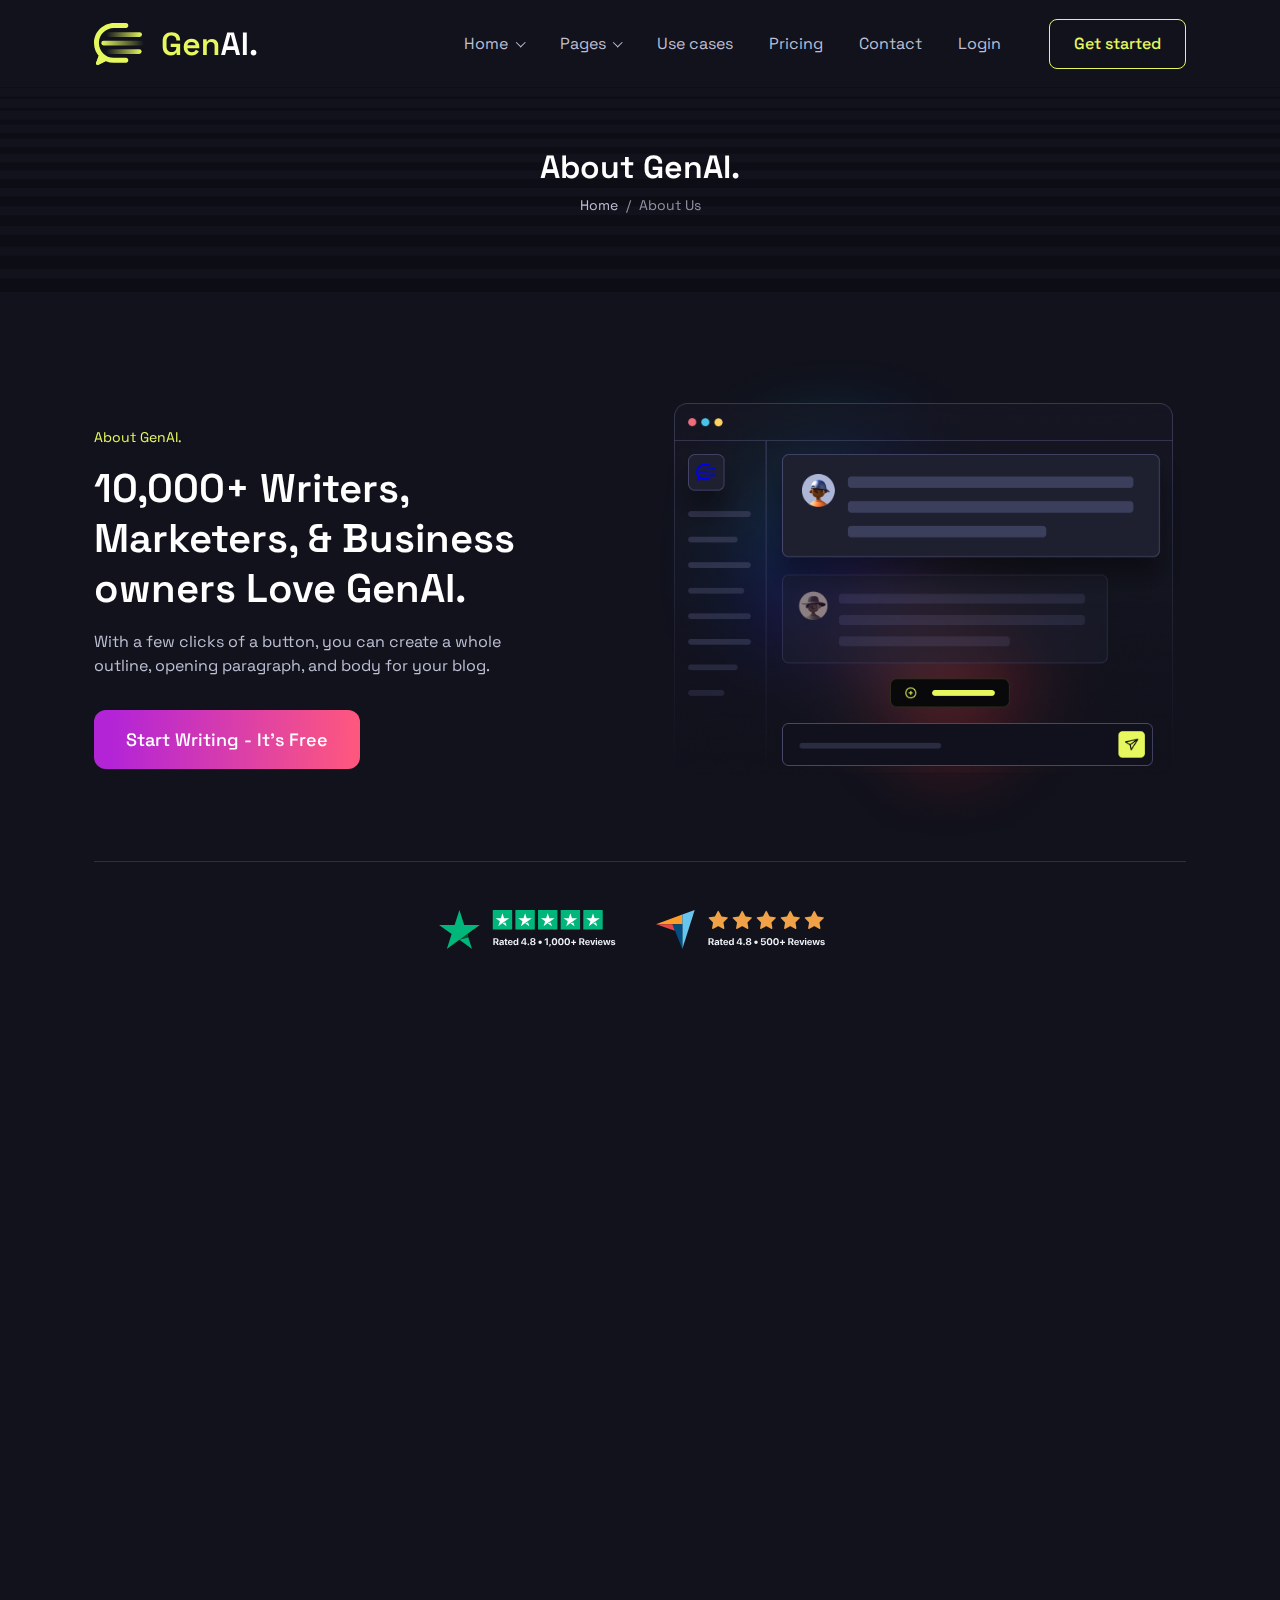
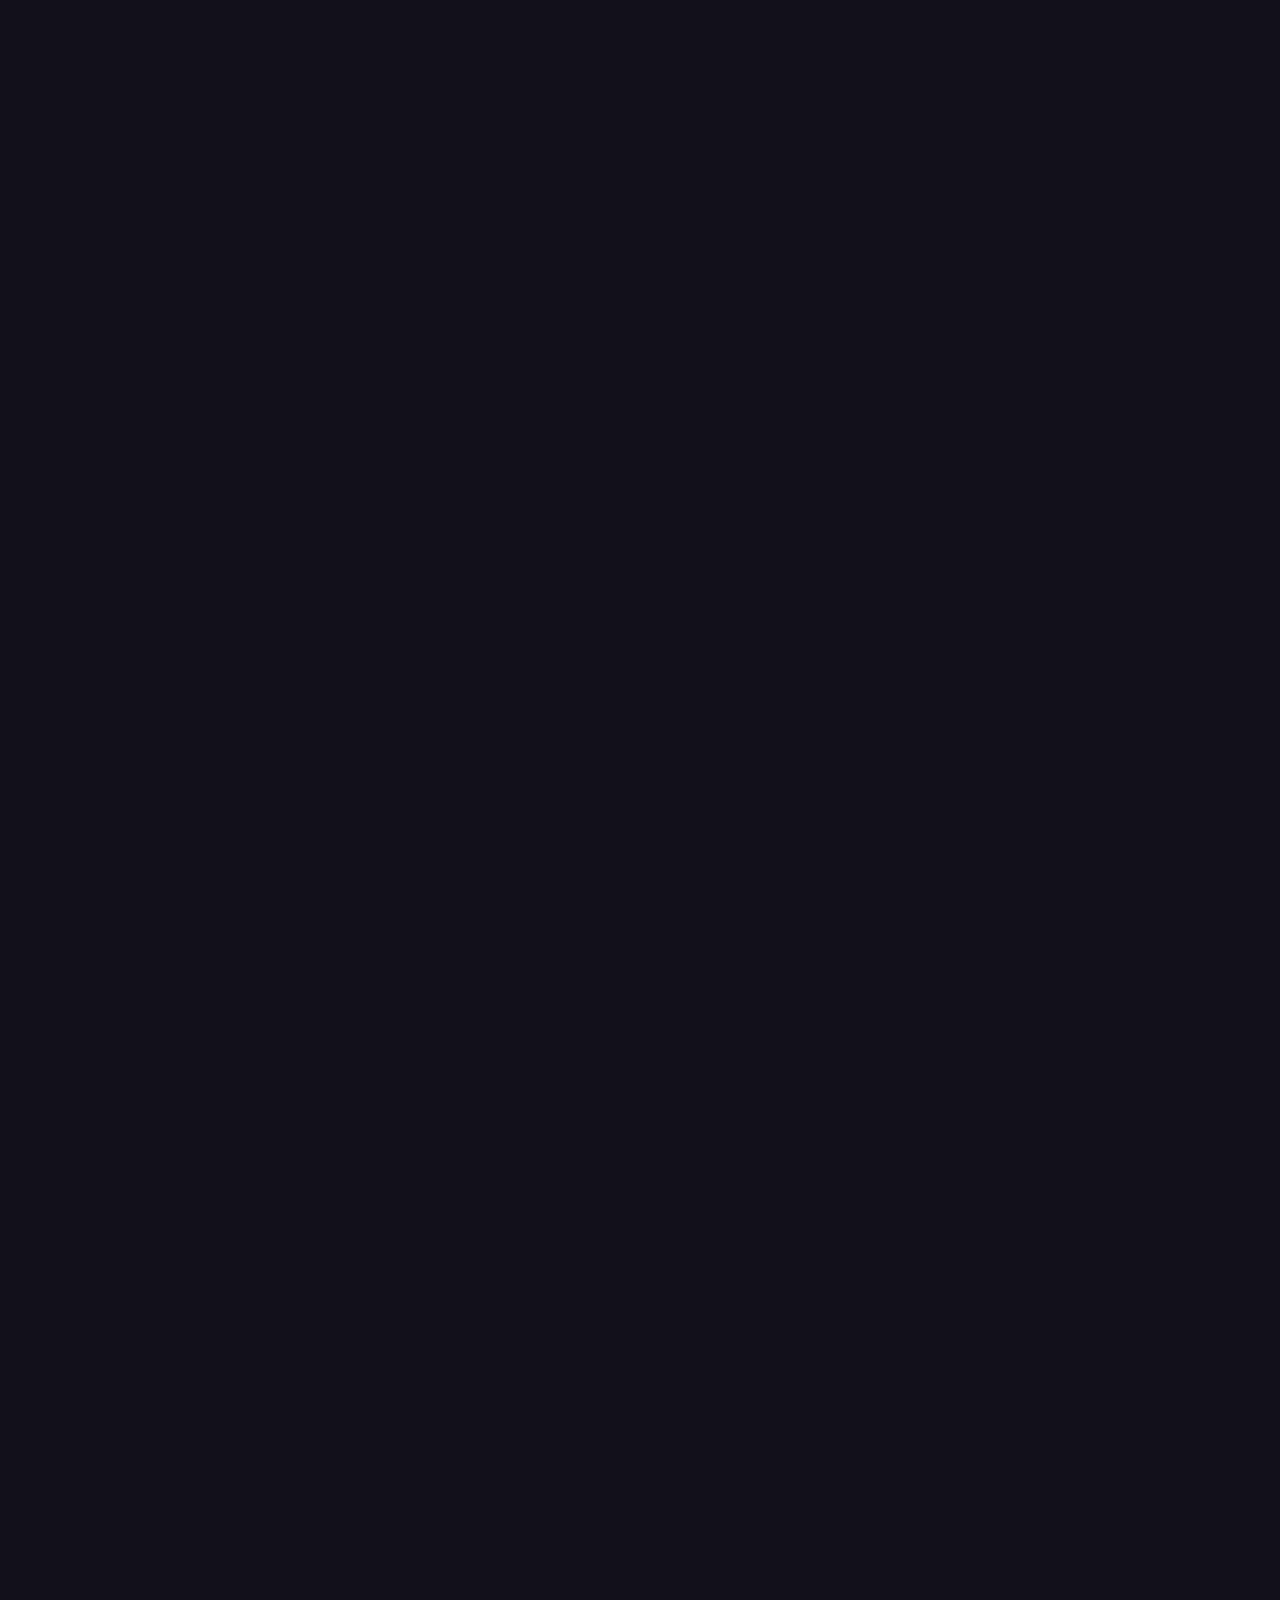
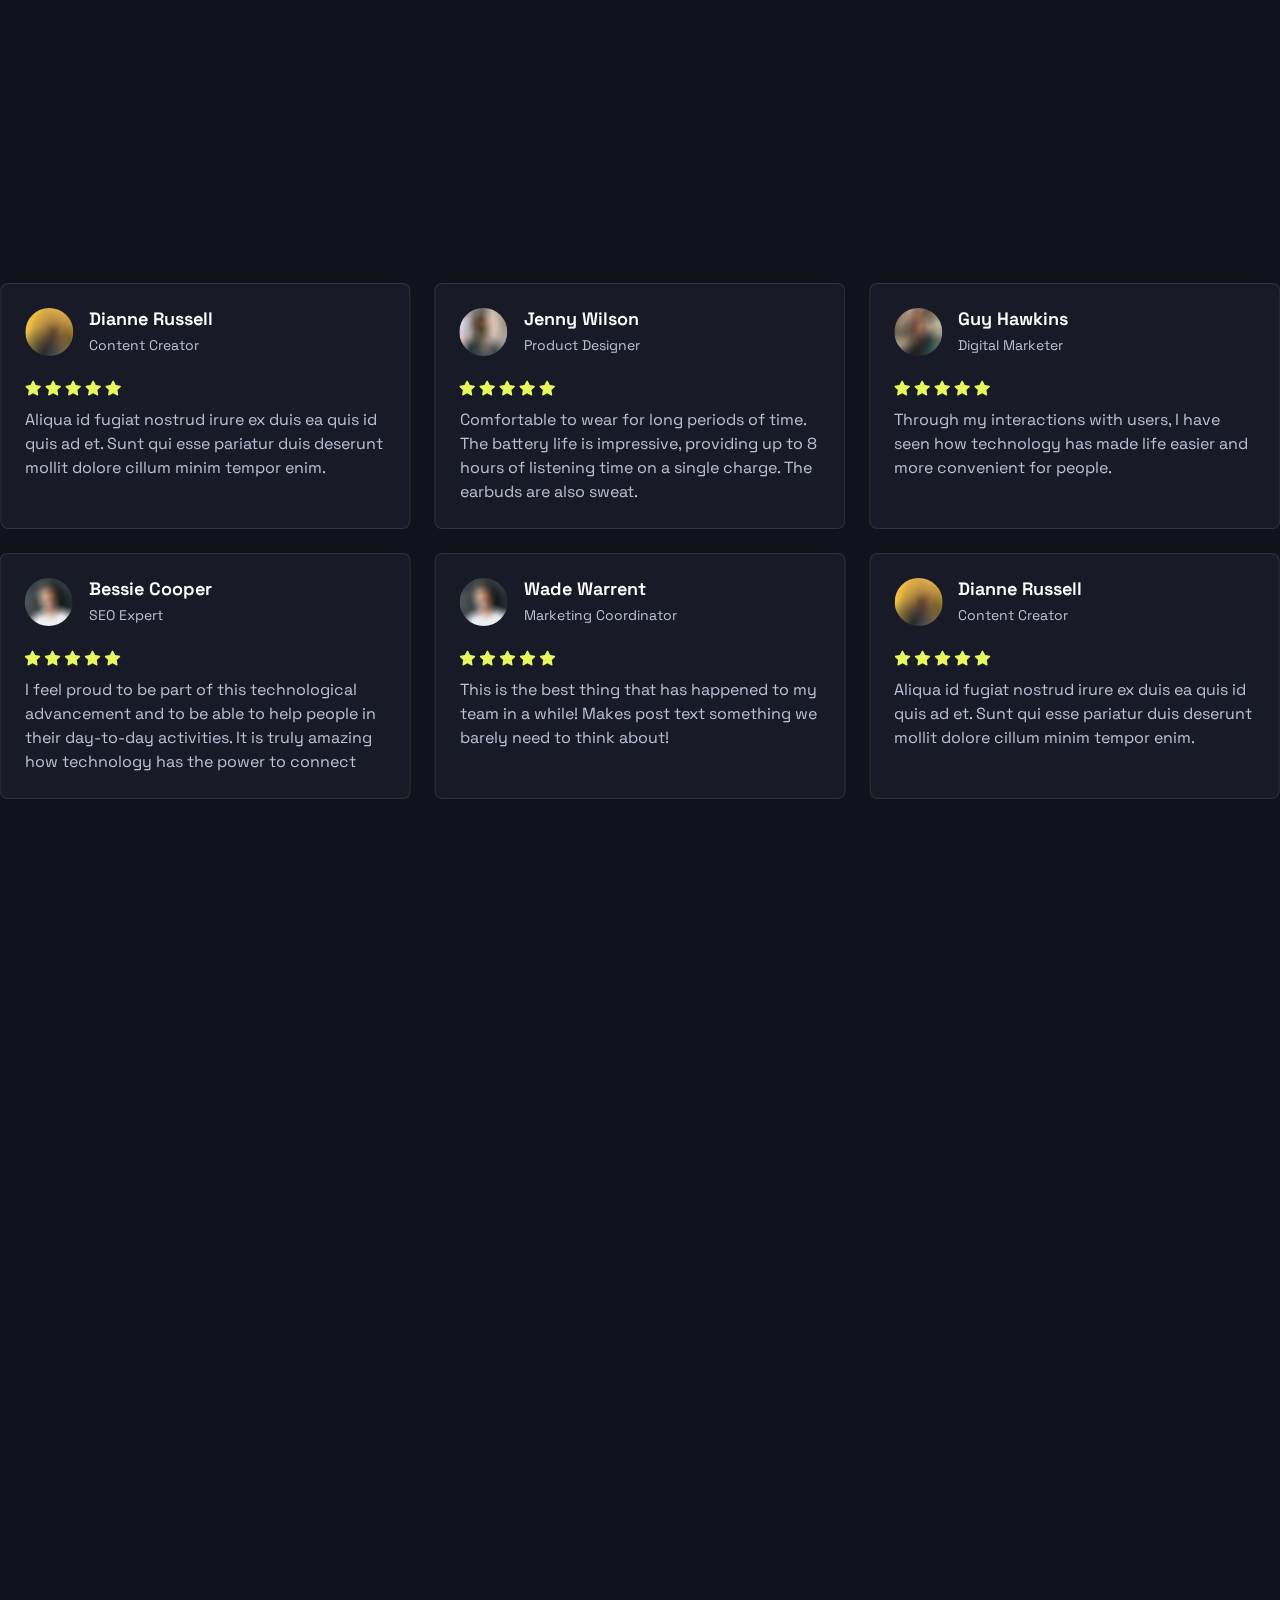
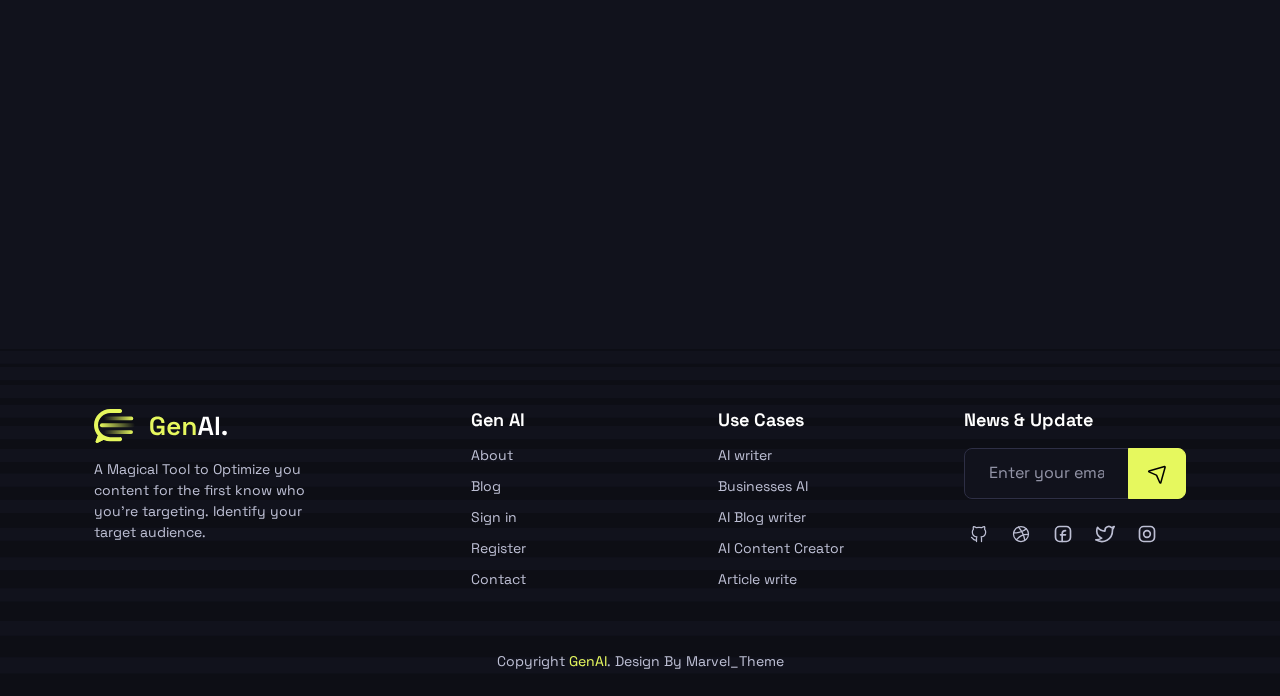
<file: about.html>
<!DOCTYPE html>
<html lang="en" data-bs-theme="dark">

<head>
    <!-- Required meta tags -->
    <meta charset="UTF-8" />
    <meta http-equiv="X-UA-Compatible" content="IE=edge" />
    <meta name="viewport" content="width=device-width, initial-scale=1.0" />

    <!-- Title -->
    <title>GenAI - AI Content Writing & Copywriting HTML5 Landing Page Template</title>

    <!-- SEO meta tags -->
    <meta name="description" content="Author: Marvel Theme, AI content writing and copywriting html5 and Bootstrap 5 landing page template" />

    <!-- Favicon -->
    <link rel="icon" href="assets/images/favicon.svg" type="image/svg+xml" />

    <!-- CSS -->
    <link rel="stylesheet" href="assets/css/plugins.css" />
    <link rel="stylesheet" href="assets/css/style.css" />
</head>

<body>
    <div class="wrapper d-flex flex-column justify-between">
        <!-- Navbar -->
        <nav class="navbar navbar-expand-lg fixed-top bg-dark" data-bs-theme="dark">
            <div class="container">
                <!-- Logo -->
                <a class="navbar-brand" href="index.html">
                    <img src="assets/images/logo.svg" alt="" width="165" />
                </a>

                <!-- Navbar toggler button -->
                <button class="navbar-toggler" type="button" data-bs-toggle="collapse" data-bs-target="#navbarContent" aria-controls="navbarContent" aria-expanded="false" aria-label="Toggle navigation">
                    <div class="navbar-toggler-icon">
                        <span></span>
                        <span></span>
                        <span></span>
                    </div>
                </button>

                <!-- Navbar content -->
                <div class="collapse navbar-collapse" id="navbarContent">
                    <div class="navbar-content-inner ms-lg-auto d-flex flex-column flex-lg-row align-lg-center gap-4 gap-lg-10 p-2 p-lg-0">
                        <ul class="navbar-nav gap-lg-2 gap-xl-5">
                            <li class="nav-item dropdown">
                                <a class="nav-link dropdown-toggle " href="#" role="button" data-bs-toggle="dropdown" aria-expanded="false">
                                    Home
                                </a>
                                <ul class="dropdown-menu">
                                    <li><a class="dropdown-item" href="index.html">Home one</a></li>
                                    <li><a class="dropdown-item" href="index-lite.html">Home one lite</a></li>
                                    <li><a class="dropdown-item" href="index-2.html">Home two</a></li>
                                    <li><a class="dropdown-item" href="index-2-lite.html">Home two lite</a></li>
                                </ul>
                            </li>
                            <li class="nav-item dropdown">
                                <a class="nav-link dropdown-toggle" href="#" role="button" data-bs-toggle="dropdown" aria-expanded="false">
                                    Pages
                                </a>
                                <ul class="dropdown-menu megamenu megamenu-cols-2">
                                    <li><a class="dropdown-item active" href="about.html">About</a></li>
                                    <li><a class="dropdown-item " href="about-lite.html">About lite</a></li>
                                    <li><a class="dropdown-item " href="contact.html">Contact</a></li>
                                    <li><a class="dropdown-item " href="contact-lite.html">Contact lite</a></li>
                                    <li><a class="dropdown-item " href="blog.html">Blog</a></li>
                                    <li><a class="dropdown-item " href="blog-lite.html">Blog lite</a></li>
                                    <li><a class="dropdown-item " href="article.html">Article</a></li>
                                    <li><a class="dropdown-item " href="article-lite.html">Article lite</a></li>
                                    <li><a class="dropdown-item " href="use-cases.html">Use cases</a></li>
                                    <li><a class="dropdown-item " href="use-cases-lite.html">Use cases lite</a></li>
                                    <li><a class="dropdown-item " href="use-cases-details.html">Case details</a></li>
                                    <li><a class="dropdown-item " href="use-cases-details-lite.html">Case details lite</a></li>
                                    <li><a class="dropdown-item " href="pricing-plan.html">Pricing</a></li>
                                    <li><a class="dropdown-item " href="pricing-plan-lite.html">Pricing lite</a></li>
                                    <li><a class="dropdown-item" href="login.html">Login</a></li>
                                    <li><a class="dropdown-item" href="login-lite.html">Login lite</a></li>
                                    <li><a class="dropdown-item" href="register.html">Register</a></li>
                                    <li><a class="dropdown-item" href="register-lite.html">Register lite</a></li>
                                    <li><a class="dropdown-item" href="forgot-password.html">Forgot password</a></li>
                                    <li><a class="dropdown-item" href="forgot-password-lite.html">Forgot password lite</a></li>
                                    <li><a class="dropdown-item " href="404.html">404</a></li>
                                    <li><a class="dropdown-item " href="404-lite.html">404 lite</a></li>
                                </ul>
                            </li>
                            <li class="nav-item">
                                <a class="nav-link " href="use-cases.html">Use cases</a>
                            </li>
                            <li class="nav-item">
                                <a class="nav-link " href="pricing-plan.html">Pricing</a>
                            </li>
                            <li class="nav-item">
                                <a class="nav-link " href="contact.html">Contact</a>
                            </li>
                            <li class="nav-item">
                                <a class="nav-link" href="login.html">Login</a>
                            </li>
                        </ul>
                        <div class="">
                            <a href="login.html" class="btn btn-outline-primary-dark">Get started</a>
                        </div>
                    </div>
                </div>
            </div>
        </nav>


        <main class="flex-grow-1">
            <!-- Page header -->
            <section class="py-10 py-lg-15 bg-striped" data-aos="fade-up-sm" data-aos-delay="50">
                <div class="container">
                    <div class="text-center">
                        <h3 class="text-white mb-2">About GenAI.</h3>
                        <nav aria-label="breadcrumb">
                            <ol class="breadcrumb justify-center fs-sm">
                                <li class="breadcrumb-item"><a href="index.html">Home</a></li>
                                <li class="breadcrumb-item active" aria-current="page">About Us</li>
                            </ol>
                        </nav>
                    </div>
                </div>
            </section>


            <!-- About -->
            <section class="py-15">
                <div class="container">
                    <div class="row align-center">
                        <div class="col-lg-6 col-xl-5" data-aos="fade-up-sm" data-aos-delay="50">
                            <div class="text-center text-lg-start">
                                <p class="text-primary-dark fs-sm">About GenAI.</p>
                                <h2 class="text-white mb-4">
                                    10,000+ Writers, Marketers, & Business owners Love GenAI.
                                </h2>
                                <p class="mb-8">
                                    With a few clicks of a button, you can create a whole outline, opening
                                    paragraph, and body for your blog.
                                </p>
                                <a href="login.html" class="btn btn-lg btn-gradient-1">Start Writing - It's Free</a>
                            </div>
                        </div>
                        <div class="col-lg-6 offset-xl-1" data-aos="fade-up-sm" data-aos-delay="100">
                            <div class="text-center">
                                <img class="img-fluid d-inline-block" src="assets/images/screens/screen-4.png" alt="" />
                            </div>
                        </div>
                    </div>
                    <hr class="border-top border-dark-blue opacity-100" />
                    <div class="d-flex gap-8 align-center justify-center mt-12 review-badges">
                        <img class="img-fluid" src="assets/images/review-logos/trustpilot_reviews.svg" alt="" />
                        <img class="img-fluid" src="assets/images/review-logos/capterra_reviews.svg" alt="" />
                    </div>
                </div>
            </section>

            <!-- Features -->
            <section class="py-10 py-lg-15">
                <div class="container">
                    <div class="text-center mb-18">
                        <h2 class="text-white mb-0" data-aos="fade-up-sm" data-aos-delay="50">
                            Generate Creative AI Copy On-The-Spot, <br class="d-none d-lg-block" />
				Across Your Favorite Tools
                        </h2>
                    </div>

                    <div class="row row-cols-1 row-cols-lg-3 g-6 g-xl-14">
                        <div class="col" data-aos="fade-up-sm" data-aos-delay="50">
                            <div class="d-flex flex-column gap-6 flex-lg-row">
                                <div class="icon w-14 h-14 flex-shrink-0 d-flex align-center justify-center rounded-3 p-2 border bg-gradient-3 text-primary-dark border-white border-opacity-10">
                                    <svg class="w-full h-full" xmlns="http://www.w3.org/2000/svg" fill="none" viewBox="0 0 40 40">
                                        <g stroke="currentColor" stroke-linecap="round" stroke-linejoin="round" stroke-width="2">
                                            <path d="M30.167 10c-1.833 4.855-3.167 8.188-4 10m0 0c-3.132 6.813-6.188 10-10 10-4 0-8-4-8-10s4-10 8-10c3.778 0 6.892 3.31 10 10Zm0 0c.853 1.837 2.187 5.17 4 10" />
                                        </g>
                                    </svg>
                                </div>
                                <div class="content">
                                    <h4 class="text-white mb-4">Generates quality contents</h4>
                                    <p>
                                        This tool helps you find the right keywords to target for your content. By using the Google
                                        Keyword Planner, you can see how often people
                                    </p>
                                </div>
                            </div>
                        </div>
                        <div class="col" data-aos="fade-up-sm" data-aos-delay="100">
                            <div class="d-flex flex-column gap-6 flex-lg-row">
                                <div class="icon w-14 h-14 flex-shrink-0 d-flex align-center justify-center rounded-3 p-2 border bg-gradient-3 text-primary-dark border-white border-opacity-10">
                                    <svg class="w-full h-full" xmlns="http://www.w3.org/2000/svg" fill="none" viewBox="0 0 40 40">
                                        <g stroke="currentColor" stroke-linecap="round" stroke-linejoin="round" stroke-width="2">
                                            <path d="M3.333 20 20 32.37 36.666 20" />
                                            <path d="M11.667 15 20 21.667 28.334 15m-10.001-5L20 11.333 21.666 10 20 8.666 18.333 10Z" />
                                        </g>
                                    </svg>
                                </div>
                                <div class="content">
                                    <h4 class="text-white mb-4">Provides Useful Suggestions</h4>
                                    <p>
                                        GenAI writing tools can analyze data and generate insights to help writers create more
                                        compelling and informative content.
                                    </p>
                                </div>
                            </div>
                        </div>
                        <div class="col" data-aos="fade-up-sm" data-aos-delay="150">
                            <div class="d-flex flex-column gap-6 flex-lg-row">
                                <div class="icon w-14 h-14 flex-shrink-0 d-flex align-center justify-center rounded-3 p-2 border bg-gradient-3 text-primary-dark border-white border-opacity-10">
                                    <svg class="w-full h-full" xmlns="http://www.w3.org/2000/svg" fill="none" viewBox="0 0 40 40">
                                        <g stroke="currentColor" stroke-linecap="round" stroke-linejoin="round" stroke-width="2">
                                            <path d="M10 29.334 6.667 27.5v-4.166m0-6.668V12.5L10 10.666m6.667-3.833L20 5l3.334 1.833M30 10.666l3.333 1.834v4.166m0 6.668V27.5L30 29.367m-6.666 3.799L20 35l-3.333-1.834M20 20l3.333-1.834M30 14.333l3.333-1.833M20 20v4.167m0 6.667V35m0-15-3.333-1.867M10 14.333 6.667 12.5" />
                                        </g>
                                    </svg>
                                </div>
                                <div class="content">
                                    <h4 class="text-white mb-4">Improves Products Productivity</h4>
                                    <p>
                                        Emotions are a powerful tool in advertising. Use emotions that resonate with your audience
                                        to create a connection.
                                    </p>
                                </div>
                            </div>
                        </div>
                    </div>

                    <div class="video-popup-container position-relative" data-aos="fade-up-sm" data-aos-delay="50">
                        <div class="ratio ratio-16x9 rounded-4 overflow-hidden mt-16">
                            <img src="assets/images/thumbnails/video-thumb.jpg" alt="" class="img-fluid w-full h-full object-cover" />
                        </div>
                        <a class="video-play-btn bg-primary-dark text-dark" href="https://youtu.be/OUFcCoTx8zM" data-vbtype="video" data-autoplay="true" data-maxwidth="1320px" data-overlay="rgba(23, 24, 37, 0.95)">
                            <svg xmlns="http://www.w3.org/2000/svg" fill="currentColor" class="icon" viewBox="0 0 16 16">
                                <path d="m11.596 8.697-6.363 3.692c-.54.313-1.233-.066-1.233-.697V4.308c0-.63.692-1.01 1.233-.696l6.363 3.692a.802.802 0 0 1 0 1.393z" />
                            </svg>
                        </a>
                    </div>
                </div>
            </section>


            <!-- Team -->
            <section class="py-10 py-lg-15">
                <div class="container">
                    <div class="row justify-center mb-18">
                        <div class="col-lg-9">
                            <div class="text-center" data-aos="fade-up-sm" data-aos-delay="50">
                                <h1 class="text-white">
                                    <span class="text-primary-dark">GenAI.</span> is Powered by a <br class="d-none d-xl-block" />
						Dynamic Team.
                                </h1>
                            </div>
                        </div>
                    </div>

                    <div class="row justify-center row-cols-1 row-cols-md-3 row-cols-xl-4 gy-10 gy-md-12 gy-lg-18">
                        <div class="col" data-aos="fade-up-sm" data-aos-delay="50">
                            <div class="team-card text-center">
                                <img src="assets/images/team/1.png" alt="" class="img-fluid team-member-img mb-6" />
                                <h4 class="text-white mb-1">Annette Black</h4>
                                <p class="fs-sm mb-2">Digital Marketer</p>
                                <ul class="list-unstyled d-flex flex-wrap justify-center align-center gap-3 social-list mb-0">
                                    <li>
                                        <a href="#">
                                            <svg xmlns="http://www.w3.org/2000/svg" fill="none" viewBox="0 0 18 18">
                                                <path stroke="currentColor" stroke-linecap="round" stroke-linejoin="round" stroke-width="1.5" d="M15.75 6v6A3.75 3.75 0 0 1 12 15.75H6A3.75 3.75 0 0 1 2.25 12V6A3.75 3.75 0 0 1 6 2.25h6A3.75 3.75 0 0 1 15.75 6Z" />
                                                <path stroke="currentColor" stroke-linecap="round" stroke-linejoin="round" stroke-width="1.5" d="M8.25 15.75V9c0-1.641.375-3 3-3m-4.5 3.75h4.5" />
                                            </svg>
                                        </a>
                                    </li>
                                    <li>
                                        <a href="#">
                                            <svg xmlns="http://www.w3.org/2000/svg" fill="none" stroke="currentColor" stroke-linecap="round" stroke-linejoin="round" stroke-width="1.5" viewBox="0 0 24 24">
                                                <path stroke="none" d="M0 0h24v24H0z" />
                                                <path d="M9 19c-4.3 1.4-4.3-2.5-6-3m12 5v-3.5c0-1 .1-1.4-.5-2 2.8-.3 5.5-1.4 5.5-6a4.6 4.6 0 0 0-1.3-3.2 4.2 4.2 0 0 0-.1-3.2s-1.1-.3-3.5 1.3a12.3 12.3 0 0 0-6.2 0C6.5 2.8 5.4 3.1 5.4 3.1a4.2 4.2 0 0 0-.1 3.2A4.6 4.6 0 0 0 4 9.5c0 4.6 2.7 5.7 5.5 6-.6.6-.6 1.2-.5 2V21" />
                                            </svg>
                                        </a>
                                    </li>
                                    <li>
                                        <a href="#">
                                            <svg xmlns="http://www.w3.org/2000/svg" fill="none" viewBox="0 0 18 18">
                                                <path stroke="currentColor" stroke-linecap="round" stroke-linejoin="round" stroke-width="1.5" d="M17.25 2.258s-1.514.894-2.355 1.147A3.36 3.36 0 0 0 9 5.655v.75a7.995 7.995 0 0 1-6.75-3.397s-3 6.75 3.75 9.75a8.73 8.73 0 0 1-5.25 1.5c6.75 3.75 15 0 15-8.625a3.34 3.34 0 0 0-.06-.623c.765-.754 1.56-2.752 1.56-2.752Z" />
                                            </svg>
                                        </a>
                                    </li>
                                </ul>
                            </div>
                        </div>
                        <div class="col" data-aos="fade-up-sm" data-aos-delay="100">
                            <div class="team-card text-center">
                                <img src="assets/images/team/2.png" alt="" class="img-fluid team-member-img mb-6" />
                                <h4 class="text-white mb-1">Jenny Wilson</h4>
                                <p class="fs-sm mb-2">Product Designer</p>
                                <ul class="list-unstyled d-flex flex-wrap justify-center align-center gap-3 social-list mb-0">
                                    <li>
                                        <a href="#">
                                            <svg xmlns="http://www.w3.org/2000/svg" fill="none" viewBox="0 0 18 18">
                                                <path stroke="currentColor" stroke-linecap="round" stroke-linejoin="round" stroke-width="1.5" d="M15.75 6v6A3.75 3.75 0 0 1 12 15.75H6A3.75 3.75 0 0 1 2.25 12V6A3.75 3.75 0 0 1 6 2.25h6A3.75 3.75 0 0 1 15.75 6Z" />
                                                <path stroke="currentColor" stroke-linecap="round" stroke-linejoin="round" stroke-width="1.5" d="M8.25 15.75V9c0-1.641.375-3 3-3m-4.5 3.75h4.5" />
                                            </svg>
                                        </a>
                                    </li>
                                    <li>
                                        <a href="#">
                                            <svg xmlns="http://www.w3.org/2000/svg" fill="none" stroke="currentColor" stroke-linecap="round" stroke-linejoin="round" stroke-width="1.5" viewBox="0 0 24 24">
                                                <path stroke="none" d="M0 0h24v24H0z" />
                                                <path d="M9 19c-4.3 1.4-4.3-2.5-6-3m12 5v-3.5c0-1 .1-1.4-.5-2 2.8-.3 5.5-1.4 5.5-6a4.6 4.6 0 0 0-1.3-3.2 4.2 4.2 0 0 0-.1-3.2s-1.1-.3-3.5 1.3a12.3 12.3 0 0 0-6.2 0C6.5 2.8 5.4 3.1 5.4 3.1a4.2 4.2 0 0 0-.1 3.2A4.6 4.6 0 0 0 4 9.5c0 4.6 2.7 5.7 5.5 6-.6.6-.6 1.2-.5 2V21" />
                                            </svg>
                                        </a>
                                    </li>
                                    <li>
                                        <a href="#">
                                            <svg xmlns="http://www.w3.org/2000/svg" fill="none" viewBox="0 0 18 18">
                                                <path stroke="currentColor" stroke-linecap="round" stroke-linejoin="round" stroke-width="1.5" d="M17.25 2.258s-1.514.894-2.355 1.147A3.36 3.36 0 0 0 9 5.655v.75a7.995 7.995 0 0 1-6.75-3.397s-3 6.75 3.75 9.75a8.73 8.73 0 0 1-5.25 1.5c6.75 3.75 15 0 15-8.625a3.34 3.34 0 0 0-.06-.623c.765-.754 1.56-2.752 1.56-2.752Z" />
                                            </svg>
                                        </a>
                                    </li>
                                </ul>
                            </div>
                        </div>
                        <div class="col" data-aos="fade-up-sm" data-aos-delay="150">
                            <div class="team-card text-center">
                                <img src="assets/images/team/3.png" alt="" class="img-fluid team-member-img mb-6" />
                                <h4 class="text-white mb-1">Guy Hawkins</h4>
                                <p class="fs-sm mb-2">Marketing Coordinator</p>
                                <ul class="list-unstyled d-flex flex-wrap justify-center align-center gap-3 social-list mb-0">
                                    <li>
                                        <a href="#">
                                            <svg xmlns="http://www.w3.org/2000/svg" fill="none" viewBox="0 0 18 18">
                                                <path stroke="currentColor" stroke-linecap="round" stroke-linejoin="round" stroke-width="1.5" d="M15.75 6v6A3.75 3.75 0 0 1 12 15.75H6A3.75 3.75 0 0 1 2.25 12V6A3.75 3.75 0 0 1 6 2.25h6A3.75 3.75 0 0 1 15.75 6Z" />
                                                <path stroke="currentColor" stroke-linecap="round" stroke-linejoin="round" stroke-width="1.5" d="M8.25 15.75V9c0-1.641.375-3 3-3m-4.5 3.75h4.5" />
                                            </svg>
                                        </a>
                                    </li>
                                    <li>
                                        <a href="#">
                                            <svg xmlns="http://www.w3.org/2000/svg" fill="none" stroke="currentColor" stroke-linecap="round" stroke-linejoin="round" stroke-width="1.5" viewBox="0 0 24 24">
                                                <path stroke="none" d="M0 0h24v24H0z" />
                                                <path d="M9 19c-4.3 1.4-4.3-2.5-6-3m12 5v-3.5c0-1 .1-1.4-.5-2 2.8-.3 5.5-1.4 5.5-6a4.6 4.6 0 0 0-1.3-3.2 4.2 4.2 0 0 0-.1-3.2s-1.1-.3-3.5 1.3a12.3 12.3 0 0 0-6.2 0C6.5 2.8 5.4 3.1 5.4 3.1a4.2 4.2 0 0 0-.1 3.2A4.6 4.6 0 0 0 4 9.5c0 4.6 2.7 5.7 5.5 6-.6.6-.6 1.2-.5 2V21" />
                                            </svg>
                                        </a>
                                    </li>
                                    <li>
                                        <a href="#">
                                            <svg xmlns="http://www.w3.org/2000/svg" fill="none" viewBox="0 0 18 18">
                                                <path stroke="currentColor" stroke-linecap="round" stroke-linejoin="round" stroke-width="1.5" d="M17.25 2.258s-1.514.894-2.355 1.147A3.36 3.36 0 0 0 9 5.655v.75a7.995 7.995 0 0 1-6.75-3.397s-3 6.75 3.75 9.75a8.73 8.73 0 0 1-5.25 1.5c6.75 3.75 15 0 15-8.625a3.34 3.34 0 0 0-.06-.623c.765-.754 1.56-2.752 1.56-2.752Z" />
                                            </svg>
                                        </a>
                                    </li>
                                </ul>
                            </div>
                        </div>
                        <div class="col" data-aos="fade-up-sm" data-aos-delay="200">
                            <div class="team-card text-center">
                                <img src="assets/images/team/4.png" alt="" class="img-fluid team-member-img mb-6" />
                                <h4 class="text-white mb-1">Jane Cooper</h4>
                                <p class="fs-sm mb-2">Digital Creator</p>
                                <ul class="list-unstyled d-flex flex-wrap justify-center align-center gap-3 social-list mb-0">
                                    <li>
                                        <a href="#">
                                            <svg xmlns="http://www.w3.org/2000/svg" fill="none" viewBox="0 0 18 18">
                                                <path stroke="currentColor" stroke-linecap="round" stroke-linejoin="round" stroke-width="1.5" d="M15.75 6v6A3.75 3.75 0 0 1 12 15.75H6A3.75 3.75 0 0 1 2.25 12V6A3.75 3.75 0 0 1 6 2.25h6A3.75 3.75 0 0 1 15.75 6Z" />
                                                <path stroke="currentColor" stroke-linecap="round" stroke-linejoin="round" stroke-width="1.5" d="M8.25 15.75V9c0-1.641.375-3 3-3m-4.5 3.75h4.5" />
                                            </svg>
                                        </a>
                                    </li>
                                    <li>
                                        <a href="#">
                                            <svg xmlns="http://www.w3.org/2000/svg" fill="none" stroke="currentColor" stroke-linecap="round" stroke-linejoin="round" stroke-width="1.5" viewBox="0 0 24 24">
                                                <path stroke="none" d="M0 0h24v24H0z" />
                                                <path d="M9 19c-4.3 1.4-4.3-2.5-6-3m12 5v-3.5c0-1 .1-1.4-.5-2 2.8-.3 5.5-1.4 5.5-6a4.6 4.6 0 0 0-1.3-3.2 4.2 4.2 0 0 0-.1-3.2s-1.1-.3-3.5 1.3a12.3 12.3 0 0 0-6.2 0C6.5 2.8 5.4 3.1 5.4 3.1a4.2 4.2 0 0 0-.1 3.2A4.6 4.6 0 0 0 4 9.5c0 4.6 2.7 5.7 5.5 6-.6.6-.6 1.2-.5 2V21" />
                                            </svg>
                                        </a>
                                    </li>
                                    <li>
                                        <a href="#">
                                            <svg xmlns="http://www.w3.org/2000/svg" fill="none" viewBox="0 0 18 18">
                                                <path stroke="currentColor" stroke-linecap="round" stroke-linejoin="round" stroke-width="1.5" d="M17.25 2.258s-1.514.894-2.355 1.147A3.36 3.36 0 0 0 9 5.655v.75a7.995 7.995 0 0 1-6.75-3.397s-3 6.75 3.75 9.75a8.73 8.73 0 0 1-5.25 1.5c6.75 3.75 15 0 15-8.625a3.34 3.34 0 0 0-.06-.623c.765-.754 1.56-2.752 1.56-2.752Z" />
                                            </svg>
                                        </a>
                                    </li>
                                </ul>
                            </div>
                        </div>
                        <div class="col" data-aos="fade-up-sm" data-aos-delay="50">
                            <div class="team-card text-center">
                                <img src="assets/images/team/5.png" alt="" class="img-fluid team-member-img mb-6" />
                                <h4 class="text-white mb-1">Courtney Henry</h4>
                                <p class="fs-sm mb-2">Web Designer</p>
                                <ul class="list-unstyled d-flex flex-wrap justify-center align-center gap-3 social-list mb-0">
                                    <li>
                                        <a href="#">
                                            <svg xmlns="http://www.w3.org/2000/svg" fill="none" viewBox="0 0 18 18">
                                                <path stroke="currentColor" stroke-linecap="round" stroke-linejoin="round" stroke-width="1.5" d="M15.75 6v6A3.75 3.75 0 0 1 12 15.75H6A3.75 3.75 0 0 1 2.25 12V6A3.75 3.75 0 0 1 6 2.25h6A3.75 3.75 0 0 1 15.75 6Z" />
                                                <path stroke="currentColor" stroke-linecap="round" stroke-linejoin="round" stroke-width="1.5" d="M8.25 15.75V9c0-1.641.375-3 3-3m-4.5 3.75h4.5" />
                                            </svg>
                                        </a>
                                    </li>
                                    <li>
                                        <a href="#">
                                            <svg xmlns="http://www.w3.org/2000/svg" fill="none" stroke="currentColor" stroke-linecap="round" stroke-linejoin="round" stroke-width="1.5" viewBox="0 0 24 24">
                                                <path stroke="none" d="M0 0h24v24H0z" />
                                                <path d="M9 19c-4.3 1.4-4.3-2.5-6-3m12 5v-3.5c0-1 .1-1.4-.5-2 2.8-.3 5.5-1.4 5.5-6a4.6 4.6 0 0 0-1.3-3.2 4.2 4.2 0 0 0-.1-3.2s-1.1-.3-3.5 1.3a12.3 12.3 0 0 0-6.2 0C6.5 2.8 5.4 3.1 5.4 3.1a4.2 4.2 0 0 0-.1 3.2A4.6 4.6 0 0 0 4 9.5c0 4.6 2.7 5.7 5.5 6-.6.6-.6 1.2-.5 2V21" />
                                            </svg>
                                        </a>
                                    </li>
                                    <li>
                                        <a href="#">
                                            <svg xmlns="http://www.w3.org/2000/svg" fill="none" viewBox="0 0 18 18">
                                                <path stroke="currentColor" stroke-linecap="round" stroke-linejoin="round" stroke-width="1.5" d="M17.25 2.258s-1.514.894-2.355 1.147A3.36 3.36 0 0 0 9 5.655v.75a7.995 7.995 0 0 1-6.75-3.397s-3 6.75 3.75 9.75a8.73 8.73 0 0 1-5.25 1.5c6.75 3.75 15 0 15-8.625a3.34 3.34 0 0 0-.06-.623c.765-.754 1.56-2.752 1.56-2.752Z" />
                                            </svg>
                                        </a>
                                    </li>
                                </ul>
                            </div>
                        </div>
                        <div class="col" data-aos="fade-up-sm" data-aos-delay="100">
                            <div class="team-card text-center">
                                <img src="assets/images/team/6.png" alt="" class="img-fluid team-member-img mb-6" />
                                <h4 class="text-white mb-1">Ralph Edwards</h4>
                                <p class="fs-sm mb-2">Software Engineer</p>
                                <ul class="list-unstyled d-flex flex-wrap justify-center align-center gap-3 social-list mb-0">
                                    <li>
                                        <a href="#">
                                            <svg xmlns="http://www.w3.org/2000/svg" fill="none" viewBox="0 0 18 18">
                                                <path stroke="currentColor" stroke-linecap="round" stroke-linejoin="round" stroke-width="1.5" d="M15.75 6v6A3.75 3.75 0 0 1 12 15.75H6A3.75 3.75 0 0 1 2.25 12V6A3.75 3.75 0 0 1 6 2.25h6A3.75 3.75 0 0 1 15.75 6Z" />
                                                <path stroke="currentColor" stroke-linecap="round" stroke-linejoin="round" stroke-width="1.5" d="M8.25 15.75V9c0-1.641.375-3 3-3m-4.5 3.75h4.5" />
                                            </svg>
                                        </a>
                                    </li>
                                    <li>
                                        <a href="#">
                                            <svg xmlns="http://www.w3.org/2000/svg" fill="none" stroke="currentColor" stroke-linecap="round" stroke-linejoin="round" stroke-width="1.5" viewBox="0 0 24 24">
                                                <path stroke="none" d="M0 0h24v24H0z" />
                                                <path d="M9 19c-4.3 1.4-4.3-2.5-6-3m12 5v-3.5c0-1 .1-1.4-.5-2 2.8-.3 5.5-1.4 5.5-6a4.6 4.6 0 0 0-1.3-3.2 4.2 4.2 0 0 0-.1-3.2s-1.1-.3-3.5 1.3a12.3 12.3 0 0 0-6.2 0C6.5 2.8 5.4 3.1 5.4 3.1a4.2 4.2 0 0 0-.1 3.2A4.6 4.6 0 0 0 4 9.5c0 4.6 2.7 5.7 5.5 6-.6.6-.6 1.2-.5 2V21" />
                                            </svg>
                                        </a>
                                    </li>
                                    <li>
                                        <a href="#">
                                            <svg xmlns="http://www.w3.org/2000/svg" fill="none" viewBox="0 0 18 18">
                                                <path stroke="currentColor" stroke-linecap="round" stroke-linejoin="round" stroke-width="1.5" d="M17.25 2.258s-1.514.894-2.355 1.147A3.36 3.36 0 0 0 9 5.655v.75a7.995 7.995 0 0 1-6.75-3.397s-3 6.75 3.75 9.75a8.73 8.73 0 0 1-5.25 1.5c6.75 3.75 15 0 15-8.625a3.34 3.34 0 0 0-.06-.623c.765-.754 1.56-2.752 1.56-2.752Z" />
                                            </svg>
                                        </a>
                                    </li>
                                </ul>
                            </div>
                        </div>
                        <div class="col" data-aos="fade-up-sm" data-aos-delay="150">
                            <div class="team-card text-center">
                                <img src="assets/images/team/7.png" alt="" class="img-fluid team-member-img mb-6" />
                                <h4 class="text-white mb-1">Arlene McCoy</h4>
                                <p class="fs-sm mb-2">Lead Developer</p>
                                <ul class="list-unstyled d-flex flex-wrap justify-center align-center gap-3 social-list mb-0">
                                    <li>
                                        <a href="#">
                                            <svg xmlns="http://www.w3.org/2000/svg" fill="none" viewBox="0 0 18 18">
                                                <path stroke="currentColor" stroke-linecap="round" stroke-linejoin="round" stroke-width="1.5" d="M15.75 6v6A3.75 3.75 0 0 1 12 15.75H6A3.75 3.75 0 0 1 2.25 12V6A3.75 3.75 0 0 1 6 2.25h6A3.75 3.75 0 0 1 15.75 6Z" />
                                                <path stroke="currentColor" stroke-linecap="round" stroke-linejoin="round" stroke-width="1.5" d="M8.25 15.75V9c0-1.641.375-3 3-3m-4.5 3.75h4.5" />
                                            </svg>
                                        </a>
                                    </li>
                                    <li>
                                        <a href="#">
                                            <svg xmlns="http://www.w3.org/2000/svg" fill="none" stroke="currentColor" stroke-linecap="round" stroke-linejoin="round" stroke-width="1.5" viewBox="0 0 24 24">
                                                <path stroke="none" d="M0 0h24v24H0z" />
                                                <path d="M9 19c-4.3 1.4-4.3-2.5-6-3m12 5v-3.5c0-1 .1-1.4-.5-2 2.8-.3 5.5-1.4 5.5-6a4.6 4.6 0 0 0-1.3-3.2 4.2 4.2 0 0 0-.1-3.2s-1.1-.3-3.5 1.3a12.3 12.3 0 0 0-6.2 0C6.5 2.8 5.4 3.1 5.4 3.1a4.2 4.2 0 0 0-.1 3.2A4.6 4.6 0 0 0 4 9.5c0 4.6 2.7 5.7 5.5 6-.6.6-.6 1.2-.5 2V21" />
                                            </svg>
                                        </a>
                                    </li>
                                    <li>
                                        <a href="#">
                                            <svg xmlns="http://www.w3.org/2000/svg" fill="none" viewBox="0 0 18 18">
                                                <path stroke="currentColor" stroke-linecap="round" stroke-linejoin="round" stroke-width="1.5" d="M17.25 2.258s-1.514.894-2.355 1.147A3.36 3.36 0 0 0 9 5.655v.75a7.995 7.995 0 0 1-6.75-3.397s-3 6.75 3.75 9.75a8.73 8.73 0 0 1-5.25 1.5c6.75 3.75 15 0 15-8.625a3.34 3.34 0 0 0-.06-.623c.765-.754 1.56-2.752 1.56-2.752Z" />
                                            </svg>
                                        </a>
                                    </li>
                                </ul>
                            </div>
                        </div>
                        <div class="col" data-aos="fade-up-sm" data-aos-delay="200">
                            <div class="team-card text-center">
                                <img src="assets/images/team/8.png" alt="" class="img-fluid team-member-img mb-6" />
                                <h4 class="text-white mb-1">Devon Lane</h4>
                                <p class="fs-sm mb-2">President of Sales</p>
                                <ul class="list-unstyled d-flex flex-wrap justify-center align-center gap-3 social-list mb-0">
                                    <li>
                                        <a href="#">
                                            <svg xmlns="http://www.w3.org/2000/svg" fill="none" viewBox="0 0 18 18">
                                                <path stroke="currentColor" stroke-linecap="round" stroke-linejoin="round" stroke-width="1.5" d="M15.75 6v6A3.75 3.75 0 0 1 12 15.75H6A3.75 3.75 0 0 1 2.25 12V6A3.75 3.75 0 0 1 6 2.25h6A3.75 3.75 0 0 1 15.75 6Z" />
                                                <path stroke="currentColor" stroke-linecap="round" stroke-linejoin="round" stroke-width="1.5" d="M8.25 15.75V9c0-1.641.375-3 3-3m-4.5 3.75h4.5" />
                                            </svg>
                                        </a>
                                    </li>
                                    <li>
                                        <a href="#">
                                            <svg xmlns="http://www.w3.org/2000/svg" fill="none" stroke="currentColor" stroke-linecap="round" stroke-linejoin="round" stroke-width="1.5" viewBox="0 0 24 24">
                                                <path stroke="none" d="M0 0h24v24H0z" />
                                                <path d="M9 19c-4.3 1.4-4.3-2.5-6-3m12 5v-3.5c0-1 .1-1.4-.5-2 2.8-.3 5.5-1.4 5.5-6a4.6 4.6 0 0 0-1.3-3.2 4.2 4.2 0 0 0-.1-3.2s-1.1-.3-3.5 1.3a12.3 12.3 0 0 0-6.2 0C6.5 2.8 5.4 3.1 5.4 3.1a4.2 4.2 0 0 0-.1 3.2A4.6 4.6 0 0 0 4 9.5c0 4.6 2.7 5.7 5.5 6-.6.6-.6 1.2-.5 2V21" />
                                            </svg>
                                        </a>
                                    </li>
                                    <li>
                                        <a href="#">
                                            <svg xmlns="http://www.w3.org/2000/svg" fill="none" viewBox="0 0 18 18">
                                                <path stroke="currentColor" stroke-linecap="round" stroke-linejoin="round" stroke-width="1.5" d="M17.25 2.258s-1.514.894-2.355 1.147A3.36 3.36 0 0 0 9 5.655v.75a7.995 7.995 0 0 1-6.75-3.397s-3 6.75 3.75 9.75a8.73 8.73 0 0 1-5.25 1.5c6.75 3.75 15 0 15-8.625a3.34 3.34 0 0 0-.06-.623c.765-.754 1.56-2.752 1.56-2.752Z" />
                                            </svg>
                                        </a>
                                    </li>
                                </ul>
                            </div>
                        </div>
                    </div>
                </div>
            </section>


            <!-- Reviews -->
            <section class="overflow-hidden py-10 py-lg-15">
                <div class="container">
                    <div class="row justify-center mb-18">
                        <div class="col-lg-9">
                            <div class="text-center">
                                <h1 class="text-white" data-aos="fade-up-sm" data-aos-delay="50">
                                    <span class="text-primary-dark">GenAI.</span>
                                    Received <img src="assets/images/icons/star.png" alt="" /> 4.8/5 Stars in Over 10,000+ Reviews.
                                </h1>
                            </div>
                        </div>
                    </div>
                </div>

                <div class="review-rolling-carousel-container">
                    <div class="swiper review-rolling-carousel">
                        <div class="swiper-wrapper rolling-carousel-wrapper">
                            <div class="swiper-slide h-auto">
                                <div class="review-card rounded h-full p-6 border bg-dark-blue-3 border-white border-opacity-10">
                                    <div class="d-flex items-center gap-4 mb-6">
                                        <div class="w-12 h-12 rounded-circle overflow-hidden">
                                            <img src="assets/images/review/1.png" alt="" class="w-full h-full object-cover" />
                                        </div>
                                        <div class="">
                                            <h6 class="text-white mb-1">Wade Warrent</h6>
                                            <p class="mb-0 fs-sm">Marketing Coordinator</p>
                                        </div>
                                    </div>
                                    <div class="">
                                        <div class="stars d-flex items-center gap-1 mb-3">
                                            <svg xmlns="http://www.w3.org/2000/svg" fill="currentColor" viewBox="0 0 15 14" class="w-4 h-4 text-primary-dark">
                                                <path d="m4.824 4.225-4.253.617-.075.015A.667.667 0 0 0 .202 5.98l3.082 3-.727 4.236-.009.073a.667.667 0 0 0 .976.63l3.804-2 3.796 2 .066.03a.666.666 0 0 0 .902-.733l-.728-4.237 3.083-3 .052-.056a.667.667 0 0 0-.422-1.08l-4.253-.618L7.922.372a.667.667 0 0 0-1.196 0L4.824 4.225Z" />
                                            </svg>
                                            <svg xmlns="http://www.w3.org/2000/svg" fill="currentColor" viewBox="0 0 15 14" class="w-4 h-4 text-primary-dark">
                                                <path d="m4.824 4.225-4.253.617-.075.015A.667.667 0 0 0 .202 5.98l3.082 3-.727 4.236-.009.073a.667.667 0 0 0 .976.63l3.804-2 3.796 2 .066.03a.666.666 0 0 0 .902-.733l-.728-4.237 3.083-3 .052-.056a.667.667 0 0 0-.422-1.08l-4.253-.618L7.922.372a.667.667 0 0 0-1.196 0L4.824 4.225Z" />
                                            </svg>
                                            <svg xmlns="http://www.w3.org/2000/svg" fill="currentColor" viewBox="0 0 15 14" class="w-4 h-4 text-primary-dark">
                                                <path d="m4.824 4.225-4.253.617-.075.015A.667.667 0 0 0 .202 5.98l3.082 3-.727 4.236-.009.073a.667.667 0 0 0 .976.63l3.804-2 3.796 2 .066.03a.666.666 0 0 0 .902-.733l-.728-4.237 3.083-3 .052-.056a.667.667 0 0 0-.422-1.08l-4.253-.618L7.922.372a.667.667 0 0 0-1.196 0L4.824 4.225Z" />
                                            </svg>
                                            <svg xmlns="http://www.w3.org/2000/svg" fill="currentColor" viewBox="0 0 15 14" class="w-4 h-4 text-primary-dark">
                                                <path d="m4.824 4.225-4.253.617-.075.015A.667.667 0 0 0 .202 5.98l3.082 3-.727 4.236-.009.073a.667.667 0 0 0 .976.63l3.804-2 3.796 2 .066.03a.666.666 0 0 0 .902-.733l-.728-4.237 3.083-3 .052-.056a.667.667 0 0 0-.422-1.08l-4.253-.618L7.922.372a.667.667 0 0 0-1.196 0L4.824 4.225Z" />
                                            </svg>
                                            <svg xmlns="http://www.w3.org/2000/svg" fill="currentColor" viewBox="0 0 15 14" class="w-4 h-4 text-primary-dark">
                                                <path d="m4.824 4.225-4.253.617-.075.015A.667.667 0 0 0 .202 5.98l3.082 3-.727 4.236-.009.073a.667.667 0 0 0 .976.63l3.804-2 3.796 2 .066.03a.666.666 0 0 0 .902-.733l-.728-4.237 3.083-3 .052-.056a.667.667 0 0 0-.422-1.08l-4.253-.618L7.922.372a.667.667 0 0 0-1.196 0L4.824 4.225Z" />
                                            </svg>
                                        </div>
                                        <p class="review-text mb-0">
                                            This is the best thing that has happened to my team in a while! Makes post text
                                            something we barely need to think about!
                                        </p>
                                    </div>
                                </div>
                            </div>
                            <div class="swiper-slide h-auto">
                                <div class="review-card rounded h-full p-6 border bg-dark-blue-3 border-white border-opacity-10">
                                    <div class="d-flex items-center gap-4 mb-6">
                                        <div class="w-12 h-12 rounded-circle overflow-hidden">
                                            <img src="assets/images/review/2.png" alt="" class="w-full h-full object-cover" />
                                        </div>
                                        <div class="">
                                            <h6 class="text-white mb-1">Dianne Russell</h6>
                                            <p class="mb-0 fs-sm">Content Creator</p>
                                        </div>
                                    </div>
                                    <div class="">
                                        <div class="stars d-flex items-center gap-1 mb-3">
                                            <svg xmlns="http://www.w3.org/2000/svg" fill="currentColor" viewBox="0 0 15 14" class="w-4 h-4 text-primary-dark">
                                                <path d="m4.824 4.225-4.253.617-.075.015A.667.667 0 0 0 .202 5.98l3.082 3-.727 4.236-.009.073a.667.667 0 0 0 .976.63l3.804-2 3.796 2 .066.03a.666.666 0 0 0 .902-.733l-.728-4.237 3.083-3 .052-.056a.667.667 0 0 0-.422-1.08l-4.253-.618L7.922.372a.667.667 0 0 0-1.196 0L4.824 4.225Z" />
                                            </svg>
                                            <svg xmlns="http://www.w3.org/2000/svg" fill="currentColor" viewBox="0 0 15 14" class="w-4 h-4 text-primary-dark">
                                                <path d="m4.824 4.225-4.253.617-.075.015A.667.667 0 0 0 .202 5.98l3.082 3-.727 4.236-.009.073a.667.667 0 0 0 .976.63l3.804-2 3.796 2 .066.03a.666.666 0 0 0 .902-.733l-.728-4.237 3.083-3 .052-.056a.667.667 0 0 0-.422-1.08l-4.253-.618L7.922.372a.667.667 0 0 0-1.196 0L4.824 4.225Z" />
                                            </svg>
                                            <svg xmlns="http://www.w3.org/2000/svg" fill="currentColor" viewBox="0 0 15 14" class="w-4 h-4 text-primary-dark">
                                                <path d="m4.824 4.225-4.253.617-.075.015A.667.667 0 0 0 .202 5.98l3.082 3-.727 4.236-.009.073a.667.667 0 0 0 .976.63l3.804-2 3.796 2 .066.03a.666.666 0 0 0 .902-.733l-.728-4.237 3.083-3 .052-.056a.667.667 0 0 0-.422-1.08l-4.253-.618L7.922.372a.667.667 0 0 0-1.196 0L4.824 4.225Z" />
                                            </svg>
                                            <svg xmlns="http://www.w3.org/2000/svg" fill="currentColor" viewBox="0 0 15 14" class="w-4 h-4 text-primary-dark">
                                                <path d="m4.824 4.225-4.253.617-.075.015A.667.667 0 0 0 .202 5.98l3.082 3-.727 4.236-.009.073a.667.667 0 0 0 .976.63l3.804-2 3.796 2 .066.03a.666.666 0 0 0 .902-.733l-.728-4.237 3.083-3 .052-.056a.667.667 0 0 0-.422-1.08l-4.253-.618L7.922.372a.667.667 0 0 0-1.196 0L4.824 4.225Z" />
                                            </svg>
                                            <svg xmlns="http://www.w3.org/2000/svg" fill="currentColor" viewBox="0 0 15 14" class="w-4 h-4 text-primary-dark">
                                                <path d="m4.824 4.225-4.253.617-.075.015A.667.667 0 0 0 .202 5.98l3.082 3-.727 4.236-.009.073a.667.667 0 0 0 .976.63l3.804-2 3.796 2 .066.03a.666.666 0 0 0 .902-.733l-.728-4.237 3.083-3 .052-.056a.667.667 0 0 0-.422-1.08l-4.253-.618L7.922.372a.667.667 0 0 0-1.196 0L4.824 4.225Z" />
                                            </svg>
                                        </div>
                                        <p class="review-text mb-0">
                                            Aliqua id fugiat nostrud irure ex duis ea quis id quis ad et. Sunt qui esse pariatur
                                            duis deserunt mollit dolore cillum minim tempor enim.
                                        </p>
                                    </div>
                                </div>
                            </div>
                            <div class="swiper-slide h-auto">
                                <div class="review-card rounded h-full p-6 border bg-dark-blue-3 border-white border-opacity-10">
                                    <div class="d-flex items-center gap-4 mb-6">
                                        <div class="w-12 h-12 rounded-circle overflow-hidden">
                                            <img src="assets/images/review/3.png" alt="" class="w-full h-full object-cover" />
                                        </div>
                                        <div class="">
                                            <h6 class="text-white mb-1">Jenny Wilson</h6>
                                            <p class="mb-0 fs-sm">Product Designer</p>
                                        </div>
                                    </div>
                                    <div class="">
                                        <div class="stars d-flex items-center gap-1 mb-3">
                                            <svg xmlns="http://www.w3.org/2000/svg" fill="currentColor" viewBox="0 0 15 14" class="w-4 h-4 text-primary-dark">
                                                <path d="m4.824 4.225-4.253.617-.075.015A.667.667 0 0 0 .202 5.98l3.082 3-.727 4.236-.009.073a.667.667 0 0 0 .976.63l3.804-2 3.796 2 .066.03a.666.666 0 0 0 .902-.733l-.728-4.237 3.083-3 .052-.056a.667.667 0 0 0-.422-1.08l-4.253-.618L7.922.372a.667.667 0 0 0-1.196 0L4.824 4.225Z" />
                                            </svg>
                                            <svg xmlns="http://www.w3.org/2000/svg" fill="currentColor" viewBox="0 0 15 14" class="w-4 h-4 text-primary-dark">
                                                <path d="m4.824 4.225-4.253.617-.075.015A.667.667 0 0 0 .202 5.98l3.082 3-.727 4.236-.009.073a.667.667 0 0 0 .976.63l3.804-2 3.796 2 .066.03a.666.666 0 0 0 .902-.733l-.728-4.237 3.083-3 .052-.056a.667.667 0 0 0-.422-1.08l-4.253-.618L7.922.372a.667.667 0 0 0-1.196 0L4.824 4.225Z" />
                                            </svg>
                                            <svg xmlns="http://www.w3.org/2000/svg" fill="currentColor" viewBox="0 0 15 14" class="w-4 h-4 text-primary-dark">
                                                <path d="m4.824 4.225-4.253.617-.075.015A.667.667 0 0 0 .202 5.98l3.082 3-.727 4.236-.009.073a.667.667 0 0 0 .976.63l3.804-2 3.796 2 .066.03a.666.666 0 0 0 .902-.733l-.728-4.237 3.083-3 .052-.056a.667.667 0 0 0-.422-1.08l-4.253-.618L7.922.372a.667.667 0 0 0-1.196 0L4.824 4.225Z" />
                                            </svg>
                                            <svg xmlns="http://www.w3.org/2000/svg" fill="currentColor" viewBox="0 0 15 14" class="w-4 h-4 text-primary-dark">
                                                <path d="m4.824 4.225-4.253.617-.075.015A.667.667 0 0 0 .202 5.98l3.082 3-.727 4.236-.009.073a.667.667 0 0 0 .976.63l3.804-2 3.796 2 .066.03a.666.666 0 0 0 .902-.733l-.728-4.237 3.083-3 .052-.056a.667.667 0 0 0-.422-1.08l-4.253-.618L7.922.372a.667.667 0 0 0-1.196 0L4.824 4.225Z" />
                                            </svg>
                                            <svg xmlns="http://www.w3.org/2000/svg" fill="currentColor" viewBox="0 0 15 14" class="w-4 h-4 text-primary-dark">
                                                <path d="m4.824 4.225-4.253.617-.075.015A.667.667 0 0 0 .202 5.98l3.082 3-.727 4.236-.009.073a.667.667 0 0 0 .976.63l3.804-2 3.796 2 .066.03a.666.666 0 0 0 .902-.733l-.728-4.237 3.083-3 .052-.056a.667.667 0 0 0-.422-1.08l-4.253-.618L7.922.372a.667.667 0 0 0-1.196 0L4.824 4.225Z" />
                                            </svg>
                                        </div>
                                        <p class="review-text mb-0">
                                            Comfortable to wear for long periods of time. The battery life is impressive, providing
                                            up to 8 hours of listening time on a single charge. The earbuds are also sweat.
                                        </p>
                                    </div>
                                </div>
                            </div>
                            <div class="swiper-slide h-auto">
                                <div class="review-card rounded h-full p-6 border bg-dark-blue-3 border-white border-opacity-10">
                                    <div class="d-flex items-center gap-4 mb-6">
                                        <div class="w-12 h-12 rounded-circle overflow-hidden">
                                            <img src="assets/images/review/4.png" alt="" class="w-full h-full object-cover" />
                                        </div>
                                        <div class="">
                                            <h6 class="text-white mb-1">Guy Hawkins</h6>
                                            <p class="mb-0 fs-sm">Digital Marketer</p>
                                        </div>
                                    </div>
                                    <div class="">
                                        <div class="stars d-flex items-center gap-1 mb-3">
                                            <svg xmlns="http://www.w3.org/2000/svg" fill="currentColor" viewBox="0 0 15 14" class="w-4 h-4 text-primary-dark">
                                                <path d="m4.824 4.225-4.253.617-.075.015A.667.667 0 0 0 .202 5.98l3.082 3-.727 4.236-.009.073a.667.667 0 0 0 .976.63l3.804-2 3.796 2 .066.03a.666.666 0 0 0 .902-.733l-.728-4.237 3.083-3 .052-.056a.667.667 0 0 0-.422-1.08l-4.253-.618L7.922.372a.667.667 0 0 0-1.196 0L4.824 4.225Z" />
                                            </svg>
                                            <svg xmlns="http://www.w3.org/2000/svg" fill="currentColor" viewBox="0 0 15 14" class="w-4 h-4 text-primary-dark">
                                                <path d="m4.824 4.225-4.253.617-.075.015A.667.667 0 0 0 .202 5.98l3.082 3-.727 4.236-.009.073a.667.667 0 0 0 .976.63l3.804-2 3.796 2 .066.03a.666.666 0 0 0 .902-.733l-.728-4.237 3.083-3 .052-.056a.667.667 0 0 0-.422-1.08l-4.253-.618L7.922.372a.667.667 0 0 0-1.196 0L4.824 4.225Z" />
                                            </svg>
                                            <svg xmlns="http://www.w3.org/2000/svg" fill="currentColor" viewBox="0 0 15 14" class="w-4 h-4 text-primary-dark">
                                                <path d="m4.824 4.225-4.253.617-.075.015A.667.667 0 0 0 .202 5.98l3.082 3-.727 4.236-.009.073a.667.667 0 0 0 .976.63l3.804-2 3.796 2 .066.03a.666.666 0 0 0 .902-.733l-.728-4.237 3.083-3 .052-.056a.667.667 0 0 0-.422-1.08l-4.253-.618L7.922.372a.667.667 0 0 0-1.196 0L4.824 4.225Z" />
                                            </svg>
                                            <svg xmlns="http://www.w3.org/2000/svg" fill="currentColor" viewBox="0 0 15 14" class="w-4 h-4 text-primary-dark">
                                                <path d="m4.824 4.225-4.253.617-.075.015A.667.667 0 0 0 .202 5.98l3.082 3-.727 4.236-.009.073a.667.667 0 0 0 .976.63l3.804-2 3.796 2 .066.03a.666.666 0 0 0 .902-.733l-.728-4.237 3.083-3 .052-.056a.667.667 0 0 0-.422-1.08l-4.253-.618L7.922.372a.667.667 0 0 0-1.196 0L4.824 4.225Z" />
                                            </svg>
                                            <svg xmlns="http://www.w3.org/2000/svg" fill="currentColor" viewBox="0 0 15 14" class="w-4 h-4 text-primary-dark">
                                                <path d="m4.824 4.225-4.253.617-.075.015A.667.667 0 0 0 .202 5.98l3.082 3-.727 4.236-.009.073a.667.667 0 0 0 .976.63l3.804-2 3.796 2 .066.03a.666.666 0 0 0 .902-.733l-.728-4.237 3.083-3 .052-.056a.667.667 0 0 0-.422-1.08l-4.253-.618L7.922.372a.667.667 0 0 0-1.196 0L4.824 4.225Z" />
                                            </svg>
                                        </div>
                                        <p class="review-text mb-0">
                                            Through my interactions with users, I have seen how technology has made life easier and
                                            more convenient for people.
                                        </p>
                                    </div>
                                </div>
                            </div>
                            <div class="swiper-slide h-auto">
                                <div class="review-card rounded h-full p-6 border bg-dark-blue-3 border-white border-opacity-10">
                                    <div class="d-flex items-center gap-4 mb-6">
                                        <div class="w-12 h-12 rounded-circle overflow-hidden">
                                            <img src="assets/images/review/1.png" alt="" class="w-full h-full object-cover" />
                                        </div>
                                        <div class="">
                                            <h6 class="text-white mb-1">Bessie Cooper</h6>
                                            <p class="mb-0 fs-sm">SEO Expert</p>
                                        </div>
                                    </div>
                                    <div class="">
                                        <div class="stars d-flex items-center gap-1 mb-3">
                                            <svg xmlns="http://www.w3.org/2000/svg" fill="currentColor" viewBox="0 0 15 14" class="w-4 h-4 text-primary-dark">
                                                <path d="m4.824 4.225-4.253.617-.075.015A.667.667 0 0 0 .202 5.98l3.082 3-.727 4.236-.009.073a.667.667 0 0 0 .976.63l3.804-2 3.796 2 .066.03a.666.666 0 0 0 .902-.733l-.728-4.237 3.083-3 .052-.056a.667.667 0 0 0-.422-1.08l-4.253-.618L7.922.372a.667.667 0 0 0-1.196 0L4.824 4.225Z" />
                                            </svg>
                                            <svg xmlns="http://www.w3.org/2000/svg" fill="currentColor" viewBox="0 0 15 14" class="w-4 h-4 text-primary-dark">
                                                <path d="m4.824 4.225-4.253.617-.075.015A.667.667 0 0 0 .202 5.98l3.082 3-.727 4.236-.009.073a.667.667 0 0 0 .976.63l3.804-2 3.796 2 .066.03a.666.666 0 0 0 .902-.733l-.728-4.237 3.083-3 .052-.056a.667.667 0 0 0-.422-1.08l-4.253-.618L7.922.372a.667.667 0 0 0-1.196 0L4.824 4.225Z" />
                                            </svg>
                                            <svg xmlns="http://www.w3.org/2000/svg" fill="currentColor" viewBox="0 0 15 14" class="w-4 h-4 text-primary-dark">
                                                <path d="m4.824 4.225-4.253.617-.075.015A.667.667 0 0 0 .202 5.98l3.082 3-.727 4.236-.009.073a.667.667 0 0 0 .976.63l3.804-2 3.796 2 .066.03a.666.666 0 0 0 .902-.733l-.728-4.237 3.083-3 .052-.056a.667.667 0 0 0-.422-1.08l-4.253-.618L7.922.372a.667.667 0 0 0-1.196 0L4.824 4.225Z" />
                                            </svg>
                                            <svg xmlns="http://www.w3.org/2000/svg" fill="currentColor" viewBox="0 0 15 14" class="w-4 h-4 text-primary-dark">
                                                <path d="m4.824 4.225-4.253.617-.075.015A.667.667 0 0 0 .202 5.98l3.082 3-.727 4.236-.009.073a.667.667 0 0 0 .976.63l3.804-2 3.796 2 .066.03a.666.666 0 0 0 .902-.733l-.728-4.237 3.083-3 .052-.056a.667.667 0 0 0-.422-1.08l-4.253-.618L7.922.372a.667.667 0 0 0-1.196 0L4.824 4.225Z" />
                                            </svg>
                                            <svg xmlns="http://www.w3.org/2000/svg" fill="currentColor" viewBox="0 0 15 14" class="w-4 h-4 text-primary-dark">
                                                <path d="m4.824 4.225-4.253.617-.075.015A.667.667 0 0 0 .202 5.98l3.082 3-.727 4.236-.009.073a.667.667 0 0 0 .976.63l3.804-2 3.796 2 .066.03a.666.666 0 0 0 .902-.733l-.728-4.237 3.083-3 .052-.056a.667.667 0 0 0-.422-1.08l-4.253-.618L7.922.372a.667.667 0 0 0-1.196 0L4.824 4.225Z" />
                                            </svg>
                                        </div>
                                        <p class="review-text mb-0">
                                            I feel proud to be part of this technological advancement and to be able to help people
                                            in their day-to-day activities. It is truly amazing how technology has the power to
                                            connect
                                        </p>
                                    </div>
                                </div>
                            </div>
                            <div class="swiper-slide h-auto">
                                <div class="review-card rounded h-full p-6 border bg-dark-blue-3 border-white border-opacity-10">
                                    <div class="d-flex items-center gap-4 mb-6">
                                        <div class="w-12 h-12 rounded-circle overflow-hidden">
                                            <img src="assets/images/review/1.png" alt="" class="w-full h-full object-cover" />
                                        </div>
                                        <div class="">
                                            <h6 class="text-white mb-1">Wade Warrent</h6>
                                            <p class="mb-0 fs-sm">Marketing Coordinator</p>
                                        </div>
                                    </div>
                                    <div class="">
                                        <div class="stars d-flex items-center gap-1 mb-3">
                                            <svg xmlns="http://www.w3.org/2000/svg" fill="currentColor" viewBox="0 0 15 14" class="w-4 h-4 text-primary-dark">
                                                <path d="m4.824 4.225-4.253.617-.075.015A.667.667 0 0 0 .202 5.98l3.082 3-.727 4.236-.009.073a.667.667 0 0 0 .976.63l3.804-2 3.796 2 .066.03a.666.666 0 0 0 .902-.733l-.728-4.237 3.083-3 .052-.056a.667.667 0 0 0-.422-1.08l-4.253-.618L7.922.372a.667.667 0 0 0-1.196 0L4.824 4.225Z" />
                                            </svg>
                                            <svg xmlns="http://www.w3.org/2000/svg" fill="currentColor" viewBox="0 0 15 14" class="w-4 h-4 text-primary-dark">
                                                <path d="m4.824 4.225-4.253.617-.075.015A.667.667 0 0 0 .202 5.98l3.082 3-.727 4.236-.009.073a.667.667 0 0 0 .976.63l3.804-2 3.796 2 .066.03a.666.666 0 0 0 .902-.733l-.728-4.237 3.083-3 .052-.056a.667.667 0 0 0-.422-1.08l-4.253-.618L7.922.372a.667.667 0 0 0-1.196 0L4.824 4.225Z" />
                                            </svg>
                                            <svg xmlns="http://www.w3.org/2000/svg" fill="currentColor" viewBox="0 0 15 14" class="w-4 h-4 text-primary-dark">
                                                <path d="m4.824 4.225-4.253.617-.075.015A.667.667 0 0 0 .202 5.98l3.082 3-.727 4.236-.009.073a.667.667 0 0 0 .976.63l3.804-2 3.796 2 .066.03a.666.666 0 0 0 .902-.733l-.728-4.237 3.083-3 .052-.056a.667.667 0 0 0-.422-1.08l-4.253-.618L7.922.372a.667.667 0 0 0-1.196 0L4.824 4.225Z" />
                                            </svg>
                                            <svg xmlns="http://www.w3.org/2000/svg" fill="currentColor" viewBox="0 0 15 14" class="w-4 h-4 text-primary-dark">
                                                <path d="m4.824 4.225-4.253.617-.075.015A.667.667 0 0 0 .202 5.98l3.082 3-.727 4.236-.009.073a.667.667 0 0 0 .976.63l3.804-2 3.796 2 .066.03a.666.666 0 0 0 .902-.733l-.728-4.237 3.083-3 .052-.056a.667.667 0 0 0-.422-1.08l-4.253-.618L7.922.372a.667.667 0 0 0-1.196 0L4.824 4.225Z" />
                                            </svg>
                                            <svg xmlns="http://www.w3.org/2000/svg" fill="currentColor" viewBox="0 0 15 14" class="w-4 h-4 text-primary-dark">
                                                <path d="m4.824 4.225-4.253.617-.075.015A.667.667 0 0 0 .202 5.98l3.082 3-.727 4.236-.009.073a.667.667 0 0 0 .976.63l3.804-2 3.796 2 .066.03a.666.666 0 0 0 .902-.733l-.728-4.237 3.083-3 .052-.056a.667.667 0 0 0-.422-1.08l-4.253-.618L7.922.372a.667.667 0 0 0-1.196 0L4.824 4.225Z" />
                                            </svg>
                                        </div>
                                        <p class="review-text mb-0">
                                            This is the best thing that has happened to my team in a while! Makes post text
                                            something we barely need to think about!
                                        </p>
                                    </div>
                                </div>
                            </div>
                            <div class="swiper-slide h-auto">
                                <div class="review-card rounded h-full p-6 border bg-dark-blue-3 border-white border-opacity-10">
                                    <div class="d-flex items-center gap-4 mb-6">
                                        <div class="w-12 h-12 rounded-circle overflow-hidden">
                                            <img src="assets/images/review/2.png" alt="" class="w-full h-full object-cover" />
                                        </div>
                                        <div class="">
                                            <h6 class="text-white mb-1">Dianne Russell</h6>
                                            <p class="mb-0 fs-sm">Content Creator</p>
                                        </div>
                                    </div>
                                    <div class="">
                                        <div class="stars d-flex items-center gap-1 mb-3">
                                            <svg xmlns="http://www.w3.org/2000/svg" fill="currentColor" viewBox="0 0 15 14" class="w-4 h-4 text-primary-dark">
                                                <path d="m4.824 4.225-4.253.617-.075.015A.667.667 0 0 0 .202 5.98l3.082 3-.727 4.236-.009.073a.667.667 0 0 0 .976.63l3.804-2 3.796 2 .066.03a.666.666 0 0 0 .902-.733l-.728-4.237 3.083-3 .052-.056a.667.667 0 0 0-.422-1.08l-4.253-.618L7.922.372a.667.667 0 0 0-1.196 0L4.824 4.225Z" />
                                            </svg>
                                            <svg xmlns="http://www.w3.org/2000/svg" fill="currentColor" viewBox="0 0 15 14" class="w-4 h-4 text-primary-dark">
                                                <path d="m4.824 4.225-4.253.617-.075.015A.667.667 0 0 0 .202 5.98l3.082 3-.727 4.236-.009.073a.667.667 0 0 0 .976.63l3.804-2 3.796 2 .066.03a.666.666 0 0 0 .902-.733l-.728-4.237 3.083-3 .052-.056a.667.667 0 0 0-.422-1.08l-4.253-.618L7.922.372a.667.667 0 0 0-1.196 0L4.824 4.225Z" />
                                            </svg>
                                            <svg xmlns="http://www.w3.org/2000/svg" fill="currentColor" viewBox="0 0 15 14" class="w-4 h-4 text-primary-dark">
                                                <path d="m4.824 4.225-4.253.617-.075.015A.667.667 0 0 0 .202 5.98l3.082 3-.727 4.236-.009.073a.667.667 0 0 0 .976.63l3.804-2 3.796 2 .066.03a.666.666 0 0 0 .902-.733l-.728-4.237 3.083-3 .052-.056a.667.667 0 0 0-.422-1.08l-4.253-.618L7.922.372a.667.667 0 0 0-1.196 0L4.824 4.225Z" />
                                            </svg>
                                            <svg xmlns="http://www.w3.org/2000/svg" fill="currentColor" viewBox="0 0 15 14" class="w-4 h-4 text-primary-dark">
                                                <path d="m4.824 4.225-4.253.617-.075.015A.667.667 0 0 0 .202 5.98l3.082 3-.727 4.236-.009.073a.667.667 0 0 0 .976.63l3.804-2 3.796 2 .066.03a.666.666 0 0 0 .902-.733l-.728-4.237 3.083-3 .052-.056a.667.667 0 0 0-.422-1.08l-4.253-.618L7.922.372a.667.667 0 0 0-1.196 0L4.824 4.225Z" />
                                            </svg>
                                            <svg xmlns="http://www.w3.org/2000/svg" fill="currentColor" viewBox="0 0 15 14" class="w-4 h-4 text-primary-dark">
                                                <path d="m4.824 4.225-4.253.617-.075.015A.667.667 0 0 0 .202 5.98l3.082 3-.727 4.236-.009.073a.667.667 0 0 0 .976.63l3.804-2 3.796 2 .066.03a.666.666 0 0 0 .902-.733l-.728-4.237 3.083-3 .052-.056a.667.667 0 0 0-.422-1.08l-4.253-.618L7.922.372a.667.667 0 0 0-1.196 0L4.824 4.225Z" />
                                            </svg>
                                        </div>
                                        <p class="review-text mb-0">
                                            Aliqua id fugiat nostrud irure ex duis ea quis id quis ad et. Sunt qui esse pariatur
                                            duis deserunt mollit dolore cillum minim tempor enim.
                                        </p>
                                    </div>
                                </div>
                            </div>
                            <div class="swiper-slide h-auto">
                                <div class="review-card rounded h-full p-6 border bg-dark-blue-3 border-white border-opacity-10">
                                    <div class="d-flex items-center gap-4 mb-6">
                                        <div class="w-12 h-12 rounded-circle overflow-hidden">
                                            <img src="assets/images/review/3.png" alt="" class="w-full h-full object-cover" />
                                        </div>
                                        <div class="">
                                            <h6 class="text-white mb-1">Jenny Wilson</h6>
                                            <p class="mb-0 fs-sm">Product Designer</p>
                                        </div>
                                    </div>
                                    <div class="">
                                        <div class="stars d-flex items-center gap-1 mb-3">
                                            <svg xmlns="http://www.w3.org/2000/svg" fill="currentColor" viewBox="0 0 15 14" class="w-4 h-4 text-primary-dark">
                                                <path d="m4.824 4.225-4.253.617-.075.015A.667.667 0 0 0 .202 5.98l3.082 3-.727 4.236-.009.073a.667.667 0 0 0 .976.63l3.804-2 3.796 2 .066.03a.666.666 0 0 0 .902-.733l-.728-4.237 3.083-3 .052-.056a.667.667 0 0 0-.422-1.08l-4.253-.618L7.922.372a.667.667 0 0 0-1.196 0L4.824 4.225Z" />
                                            </svg>
                                            <svg xmlns="http://www.w3.org/2000/svg" fill="currentColor" viewBox="0 0 15 14" class="w-4 h-4 text-primary-dark">
                                                <path d="m4.824 4.225-4.253.617-.075.015A.667.667 0 0 0 .202 5.98l3.082 3-.727 4.236-.009.073a.667.667 0 0 0 .976.63l3.804-2 3.796 2 .066.03a.666.666 0 0 0 .902-.733l-.728-4.237 3.083-3 .052-.056a.667.667 0 0 0-.422-1.08l-4.253-.618L7.922.372a.667.667 0 0 0-1.196 0L4.824 4.225Z" />
                                            </svg>
                                            <svg xmlns="http://www.w3.org/2000/svg" fill="currentColor" viewBox="0 0 15 14" class="w-4 h-4 text-primary-dark">
                                                <path d="m4.824 4.225-4.253.617-.075.015A.667.667 0 0 0 .202 5.98l3.082 3-.727 4.236-.009.073a.667.667 0 0 0 .976.63l3.804-2 3.796 2 .066.03a.666.666 0 0 0 .902-.733l-.728-4.237 3.083-3 .052-.056a.667.667 0 0 0-.422-1.08l-4.253-.618L7.922.372a.667.667 0 0 0-1.196 0L4.824 4.225Z" />
                                            </svg>
                                            <svg xmlns="http://www.w3.org/2000/svg" fill="currentColor" viewBox="0 0 15 14" class="w-4 h-4 text-primary-dark">
                                                <path d="m4.824 4.225-4.253.617-.075.015A.667.667 0 0 0 .202 5.98l3.082 3-.727 4.236-.009.073a.667.667 0 0 0 .976.63l3.804-2 3.796 2 .066.03a.666.666 0 0 0 .902-.733l-.728-4.237 3.083-3 .052-.056a.667.667 0 0 0-.422-1.08l-4.253-.618L7.922.372a.667.667 0 0 0-1.196 0L4.824 4.225Z" />
                                            </svg>
                                            <svg xmlns="http://www.w3.org/2000/svg" fill="currentColor" viewBox="0 0 15 14" class="w-4 h-4 text-primary-dark">
                                                <path d="m4.824 4.225-4.253.617-.075.015A.667.667 0 0 0 .202 5.98l3.082 3-.727 4.236-.009.073a.667.667 0 0 0 .976.63l3.804-2 3.796 2 .066.03a.666.666 0 0 0 .902-.733l-.728-4.237 3.083-3 .052-.056a.667.667 0 0 0-.422-1.08l-4.253-.618L7.922.372a.667.667 0 0 0-1.196 0L4.824 4.225Z" />
                                            </svg>
                                        </div>
                                        <p class="review-text mb-0">
                                            Comfortable to wear for long periods of time. The battery life is impressive, providing
                                            up to 8 hours of listening time on a single charge. The earbuds are also sweat.
                                        </p>
                                    </div>
                                </div>
                            </div>
                            <div class="swiper-slide h-auto">
                                <div class="review-card rounded h-full p-6 border bg-dark-blue-3 border-white border-opacity-10">
                                    <div class="d-flex items-center gap-4 mb-6">
                                        <div class="w-12 h-12 rounded-circle overflow-hidden">
                                            <img src="assets/images/review/4.png" alt="" class="w-full h-full object-cover" />
                                        </div>
                                        <div class="">
                                            <h6 class="text-white mb-1">Guy Hawkins</h6>
                                            <p class="mb-0 fs-sm">Digital Marketer</p>
                                        </div>
                                    </div>
                                    <div class="">
                                        <div class="stars d-flex items-center gap-1 mb-3">
                                            <svg xmlns="http://www.w3.org/2000/svg" fill="currentColor" viewBox="0 0 15 14" class="w-4 h-4 text-primary-dark">
                                                <path d="m4.824 4.225-4.253.617-.075.015A.667.667 0 0 0 .202 5.98l3.082 3-.727 4.236-.009.073a.667.667 0 0 0 .976.63l3.804-2 3.796 2 .066.03a.666.666 0 0 0 .902-.733l-.728-4.237 3.083-3 .052-.056a.667.667 0 0 0-.422-1.08l-4.253-.618L7.922.372a.667.667 0 0 0-1.196 0L4.824 4.225Z" />
                                            </svg>
                                            <svg xmlns="http://www.w3.org/2000/svg" fill="currentColor" viewBox="0 0 15 14" class="w-4 h-4 text-primary-dark">
                                                <path d="m4.824 4.225-4.253.617-.075.015A.667.667 0 0 0 .202 5.98l3.082 3-.727 4.236-.009.073a.667.667 0 0 0 .976.63l3.804-2 3.796 2 .066.03a.666.666 0 0 0 .902-.733l-.728-4.237 3.083-3 .052-.056a.667.667 0 0 0-.422-1.08l-4.253-.618L7.922.372a.667.667 0 0 0-1.196 0L4.824 4.225Z" />
                                            </svg>
                                            <svg xmlns="http://www.w3.org/2000/svg" fill="currentColor" viewBox="0 0 15 14" class="w-4 h-4 text-primary-dark">
                                                <path d="m4.824 4.225-4.253.617-.075.015A.667.667 0 0 0 .202 5.98l3.082 3-.727 4.236-.009.073a.667.667 0 0 0 .976.63l3.804-2 3.796 2 .066.03a.666.666 0 0 0 .902-.733l-.728-4.237 3.083-3 .052-.056a.667.667 0 0 0-.422-1.08l-4.253-.618L7.922.372a.667.667 0 0 0-1.196 0L4.824 4.225Z" />
                                            </svg>
                                            <svg xmlns="http://www.w3.org/2000/svg" fill="currentColor" viewBox="0 0 15 14" class="w-4 h-4 text-primary-dark">
                                                <path d="m4.824 4.225-4.253.617-.075.015A.667.667 0 0 0 .202 5.98l3.082 3-.727 4.236-.009.073a.667.667 0 0 0 .976.63l3.804-2 3.796 2 .066.03a.666.666 0 0 0 .902-.733l-.728-4.237 3.083-3 .052-.056a.667.667 0 0 0-.422-1.08l-4.253-.618L7.922.372a.667.667 0 0 0-1.196 0L4.824 4.225Z" />
                                            </svg>
                                            <svg xmlns="http://www.w3.org/2000/svg" fill="currentColor" viewBox="0 0 15 14" class="w-4 h-4 text-primary-dark">
                                                <path d="m4.824 4.225-4.253.617-.075.015A.667.667 0 0 0 .202 5.98l3.082 3-.727 4.236-.009.073a.667.667 0 0 0 .976.63l3.804-2 3.796 2 .066.03a.666.666 0 0 0 .902-.733l-.728-4.237 3.083-3 .052-.056a.667.667 0 0 0-.422-1.08l-4.253-.618L7.922.372a.667.667 0 0 0-1.196 0L4.824 4.225Z" />
                                            </svg>
                                        </div>
                                        <p class="review-text mb-0">
                                            Through my interactions with users, I have seen how technology has made life easier and
                                            more convenient for people.
                                        </p>
                                    </div>
                                </div>
                            </div>
                            <div class="swiper-slide h-auto">
                                <div class="review-card rounded h-full p-6 border bg-dark-blue-3 border-white border-opacity-10">
                                    <div class="d-flex items-center gap-4 mb-6">
                                        <div class="w-12 h-12 rounded-circle overflow-hidden">
                                            <img src="assets/images/review/1.png" alt="" class="w-full h-full object-cover" />
                                        </div>
                                        <div class="">
                                            <h6 class="text-white mb-1">Bessie Cooper</h6>
                                            <p class="mb-0 fs-sm">SEO Expert</p>
                                        </div>
                                    </div>
                                    <div class="">
                                        <div class="stars d-flex items-center gap-1 mb-3">
                                            <svg xmlns="http://www.w3.org/2000/svg" fill="currentColor" viewBox="0 0 15 14" class="w-4 h-4 text-primary-dark">
                                                <path d="m4.824 4.225-4.253.617-.075.015A.667.667 0 0 0 .202 5.98l3.082 3-.727 4.236-.009.073a.667.667 0 0 0 .976.63l3.804-2 3.796 2 .066.03a.666.666 0 0 0 .902-.733l-.728-4.237 3.083-3 .052-.056a.667.667 0 0 0-.422-1.08l-4.253-.618L7.922.372a.667.667 0 0 0-1.196 0L4.824 4.225Z" />
                                            </svg>
                                            <svg xmlns="http://www.w3.org/2000/svg" fill="currentColor" viewBox="0 0 15 14" class="w-4 h-4 text-primary-dark">
                                                <path d="m4.824 4.225-4.253.617-.075.015A.667.667 0 0 0 .202 5.98l3.082 3-.727 4.236-.009.073a.667.667 0 0 0 .976.63l3.804-2 3.796 2 .066.03a.666.666 0 0 0 .902-.733l-.728-4.237 3.083-3 .052-.056a.667.667 0 0 0-.422-1.08l-4.253-.618L7.922.372a.667.667 0 0 0-1.196 0L4.824 4.225Z" />
                                            </svg>
                                            <svg xmlns="http://www.w3.org/2000/svg" fill="currentColor" viewBox="0 0 15 14" class="w-4 h-4 text-primary-dark">
                                                <path d="m4.824 4.225-4.253.617-.075.015A.667.667 0 0 0 .202 5.98l3.082 3-.727 4.236-.009.073a.667.667 0 0 0 .976.63l3.804-2 3.796 2 .066.03a.666.666 0 0 0 .902-.733l-.728-4.237 3.083-3 .052-.056a.667.667 0 0 0-.422-1.08l-4.253-.618L7.922.372a.667.667 0 0 0-1.196 0L4.824 4.225Z" />
                                            </svg>
                                            <svg xmlns="http://www.w3.org/2000/svg" fill="currentColor" viewBox="0 0 15 14" class="w-4 h-4 text-primary-dark">
                                                <path d="m4.824 4.225-4.253.617-.075.015A.667.667 0 0 0 .202 5.98l3.082 3-.727 4.236-.009.073a.667.667 0 0 0 .976.63l3.804-2 3.796 2 .066.03a.666.666 0 0 0 .902-.733l-.728-4.237 3.083-3 .052-.056a.667.667 0 0 0-.422-1.08l-4.253-.618L7.922.372a.667.667 0 0 0-1.196 0L4.824 4.225Z" />
                                            </svg>
                                            <svg xmlns="http://www.w3.org/2000/svg" fill="currentColor" viewBox="0 0 15 14" class="w-4 h-4 text-primary-dark">
                                                <path d="m4.824 4.225-4.253.617-.075.015A.667.667 0 0 0 .202 5.98l3.082 3-.727 4.236-.009.073a.667.667 0 0 0 .976.63l3.804-2 3.796 2 .066.03a.666.666 0 0 0 .902-.733l-.728-4.237 3.083-3 .052-.056a.667.667 0 0 0-.422-1.08l-4.253-.618L7.922.372a.667.667 0 0 0-1.196 0L4.824 4.225Z" />
                                            </svg>
                                        </div>
                                        <p class="review-text mb-0">
                                            I feel proud to be part of this technological advancement and to be able to help people
                                            in their day-to-day activities. It is truly amazing how technology has the power to
                                            connect
                                        </p>
                                    </div>
                                </div>
                            </div>
                        </div>
                    </div>
                </div>

                <div class="review-rolling-carousel-container-reversed mt-6">
                    <div class="swiper review-rolling-carousel-reversed">
                        <div class="swiper-wrapper rolling-carousel-wrapper">
                            <div class="swiper-slide h-auto">
                                <div class="review-card rounded h-full p-6 border bg-dark-blue-3 border-white border-opacity-10">
                                    <div class="d-flex items-center gap-4 mb-6">
                                        <div class="w-12 h-12 rounded-circle overflow-hidden">
                                            <img src="assets/images/review/1.png" alt="" class="w-full h-full object-cover" />
                                        </div>
                                        <div class="">
                                            <h6 class="text-white mb-1">Wade Warrent</h6>
                                            <p class="mb-0 fs-sm">Marketing Coordinator</p>
                                        </div>
                                    </div>
                                    <div class="">
                                        <div class="stars d-flex items-center gap-1 mb-3">
                                            <svg xmlns="http://www.w3.org/2000/svg" fill="currentColor" viewBox="0 0 15 14" class="w-4 h-4 text-primary-dark">
                                                <path d="m4.824 4.225-4.253.617-.075.015A.667.667 0 0 0 .202 5.98l3.082 3-.727 4.236-.009.073a.667.667 0 0 0 .976.63l3.804-2 3.796 2 .066.03a.666.666 0 0 0 .902-.733l-.728-4.237 3.083-3 .052-.056a.667.667 0 0 0-.422-1.08l-4.253-.618L7.922.372a.667.667 0 0 0-1.196 0L4.824 4.225Z" />
                                            </svg>
                                            <svg xmlns="http://www.w3.org/2000/svg" fill="currentColor" viewBox="0 0 15 14" class="w-4 h-4 text-primary-dark">
                                                <path d="m4.824 4.225-4.253.617-.075.015A.667.667 0 0 0 .202 5.98l3.082 3-.727 4.236-.009.073a.667.667 0 0 0 .976.63l3.804-2 3.796 2 .066.03a.666.666 0 0 0 .902-.733l-.728-4.237 3.083-3 .052-.056a.667.667 0 0 0-.422-1.08l-4.253-.618L7.922.372a.667.667 0 0 0-1.196 0L4.824 4.225Z" />
                                            </svg>
                                            <svg xmlns="http://www.w3.org/2000/svg" fill="currentColor" viewBox="0 0 15 14" class="w-4 h-4 text-primary-dark">
                                                <path d="m4.824 4.225-4.253.617-.075.015A.667.667 0 0 0 .202 5.98l3.082 3-.727 4.236-.009.073a.667.667 0 0 0 .976.63l3.804-2 3.796 2 .066.03a.666.666 0 0 0 .902-.733l-.728-4.237 3.083-3 .052-.056a.667.667 0 0 0-.422-1.08l-4.253-.618L7.922.372a.667.667 0 0 0-1.196 0L4.824 4.225Z" />
                                            </svg>
                                            <svg xmlns="http://www.w3.org/2000/svg" fill="currentColor" viewBox="0 0 15 14" class="w-4 h-4 text-primary-dark">
                                                <path d="m4.824 4.225-4.253.617-.075.015A.667.667 0 0 0 .202 5.98l3.082 3-.727 4.236-.009.073a.667.667 0 0 0 .976.63l3.804-2 3.796 2 .066.03a.666.666 0 0 0 .902-.733l-.728-4.237 3.083-3 .052-.056a.667.667 0 0 0-.422-1.08l-4.253-.618L7.922.372a.667.667 0 0 0-1.196 0L4.824 4.225Z" />
                                            </svg>
                                            <svg xmlns="http://www.w3.org/2000/svg" fill="currentColor" viewBox="0 0 15 14" class="w-4 h-4 text-primary-dark">
                                                <path d="m4.824 4.225-4.253.617-.075.015A.667.667 0 0 0 .202 5.98l3.082 3-.727 4.236-.009.073a.667.667 0 0 0 .976.63l3.804-2 3.796 2 .066.03a.666.666 0 0 0 .902-.733l-.728-4.237 3.083-3 .052-.056a.667.667 0 0 0-.422-1.08l-4.253-.618L7.922.372a.667.667 0 0 0-1.196 0L4.824 4.225Z" />
                                            </svg>
                                        </div>
                                        <p class="review-text mb-0">
                                            This is the best thing that has happened to my team in a while! Makes post text
                                            something we barely need to think about!
                                        </p>
                                    </div>
                                </div>
                            </div>
                            <div class="swiper-slide h-auto">
                                <div class="review-card rounded h-full p-6 border bg-dark-blue-3 border-white border-opacity-10">
                                    <div class="d-flex items-center gap-4 mb-6">
                                        <div class="w-12 h-12 rounded-circle overflow-hidden">
                                            <img src="assets/images/review/2.png" alt="" class="w-full h-full object-cover" />
                                        </div>
                                        <div class="">
                                            <h6 class="text-white mb-1">Dianne Russell</h6>
                                            <p class="mb-0 fs-sm">Content Creator</p>
                                        </div>
                                    </div>
                                    <div class="">
                                        <div class="stars d-flex items-center gap-1 mb-3">
                                            <svg xmlns="http://www.w3.org/2000/svg" fill="currentColor" viewBox="0 0 15 14" class="w-4 h-4 text-primary-dark">
                                                <path d="m4.824 4.225-4.253.617-.075.015A.667.667 0 0 0 .202 5.98l3.082 3-.727 4.236-.009.073a.667.667 0 0 0 .976.63l3.804-2 3.796 2 .066.03a.666.666 0 0 0 .902-.733l-.728-4.237 3.083-3 .052-.056a.667.667 0 0 0-.422-1.08l-4.253-.618L7.922.372a.667.667 0 0 0-1.196 0L4.824 4.225Z" />
                                            </svg>
                                            <svg xmlns="http://www.w3.org/2000/svg" fill="currentColor" viewBox="0 0 15 14" class="w-4 h-4 text-primary-dark">
                                                <path d="m4.824 4.225-4.253.617-.075.015A.667.667 0 0 0 .202 5.98l3.082 3-.727 4.236-.009.073a.667.667 0 0 0 .976.63l3.804-2 3.796 2 .066.03a.666.666 0 0 0 .902-.733l-.728-4.237 3.083-3 .052-.056a.667.667 0 0 0-.422-1.08l-4.253-.618L7.922.372a.667.667 0 0 0-1.196 0L4.824 4.225Z" />
                                            </svg>
                                            <svg xmlns="http://www.w3.org/2000/svg" fill="currentColor" viewBox="0 0 15 14" class="w-4 h-4 text-primary-dark">
                                                <path d="m4.824 4.225-4.253.617-.075.015A.667.667 0 0 0 .202 5.98l3.082 3-.727 4.236-.009.073a.667.667 0 0 0 .976.63l3.804-2 3.796 2 .066.03a.666.666 0 0 0 .902-.733l-.728-4.237 3.083-3 .052-.056a.667.667 0 0 0-.422-1.08l-4.253-.618L7.922.372a.667.667 0 0 0-1.196 0L4.824 4.225Z" />
                                            </svg>
                                            <svg xmlns="http://www.w3.org/2000/svg" fill="currentColor" viewBox="0 0 15 14" class="w-4 h-4 text-primary-dark">
                                                <path d="m4.824 4.225-4.253.617-.075.015A.667.667 0 0 0 .202 5.98l3.082 3-.727 4.236-.009.073a.667.667 0 0 0 .976.63l3.804-2 3.796 2 .066.03a.666.666 0 0 0 .902-.733l-.728-4.237 3.083-3 .052-.056a.667.667 0 0 0-.422-1.08l-4.253-.618L7.922.372a.667.667 0 0 0-1.196 0L4.824 4.225Z" />
                                            </svg>
                                            <svg xmlns="http://www.w3.org/2000/svg" fill="currentColor" viewBox="0 0 15 14" class="w-4 h-4 text-primary-dark">
                                                <path d="m4.824 4.225-4.253.617-.075.015A.667.667 0 0 0 .202 5.98l3.082 3-.727 4.236-.009.073a.667.667 0 0 0 .976.63l3.804-2 3.796 2 .066.03a.666.666 0 0 0 .902-.733l-.728-4.237 3.083-3 .052-.056a.667.667 0 0 0-.422-1.08l-4.253-.618L7.922.372a.667.667 0 0 0-1.196 0L4.824 4.225Z" />
                                            </svg>
                                        </div>
                                        <p class="review-text mb-0">
                                            Aliqua id fugiat nostrud irure ex duis ea quis id quis ad et. Sunt qui esse pariatur
                                            duis deserunt mollit dolore cillum minim tempor enim.
                                        </p>
                                    </div>
                                </div>
                            </div>
                            <div class="swiper-slide h-auto">
                                <div class="review-card rounded h-full p-6 border bg-dark-blue-3 border-white border-opacity-10">
                                    <div class="d-flex items-center gap-4 mb-6">
                                        <div class="w-12 h-12 rounded-circle overflow-hidden">
                                            <img src="assets/images/review/3.png" alt="" class="w-full h-full object-cover" />
                                        </div>
                                        <div class="">
                                            <h6 class="text-white mb-1">Jenny Wilson</h6>
                                            <p class="mb-0 fs-sm">Product Designer</p>
                                        </div>
                                    </div>
                                    <div class="">
                                        <div class="stars d-flex items-center gap-1 mb-3">
                                            <svg xmlns="http://www.w3.org/2000/svg" fill="currentColor" viewBox="0 0 15 14" class="w-4 h-4 text-primary-dark">
                                                <path d="m4.824 4.225-4.253.617-.075.015A.667.667 0 0 0 .202 5.98l3.082 3-.727 4.236-.009.073a.667.667 0 0 0 .976.63l3.804-2 3.796 2 .066.03a.666.666 0 0 0 .902-.733l-.728-4.237 3.083-3 .052-.056a.667.667 0 0 0-.422-1.08l-4.253-.618L7.922.372a.667.667 0 0 0-1.196 0L4.824 4.225Z" />
                                            </svg>
                                            <svg xmlns="http://www.w3.org/2000/svg" fill="currentColor" viewBox="0 0 15 14" class="w-4 h-4 text-primary-dark">
                                                <path d="m4.824 4.225-4.253.617-.075.015A.667.667 0 0 0 .202 5.98l3.082 3-.727 4.236-.009.073a.667.667 0 0 0 .976.63l3.804-2 3.796 2 .066.03a.666.666 0 0 0 .902-.733l-.728-4.237 3.083-3 .052-.056a.667.667 0 0 0-.422-1.08l-4.253-.618L7.922.372a.667.667 0 0 0-1.196 0L4.824 4.225Z" />
                                            </svg>
                                            <svg xmlns="http://www.w3.org/2000/svg" fill="currentColor" viewBox="0 0 15 14" class="w-4 h-4 text-primary-dark">
                                                <path d="m4.824 4.225-4.253.617-.075.015A.667.667 0 0 0 .202 5.98l3.082 3-.727 4.236-.009.073a.667.667 0 0 0 .976.63l3.804-2 3.796 2 .066.03a.666.666 0 0 0 .902-.733l-.728-4.237 3.083-3 .052-.056a.667.667 0 0 0-.422-1.08l-4.253-.618L7.922.372a.667.667 0 0 0-1.196 0L4.824 4.225Z" />
                                            </svg>
                                            <svg xmlns="http://www.w3.org/2000/svg" fill="currentColor" viewBox="0 0 15 14" class="w-4 h-4 text-primary-dark">
                                                <path d="m4.824 4.225-4.253.617-.075.015A.667.667 0 0 0 .202 5.98l3.082 3-.727 4.236-.009.073a.667.667 0 0 0 .976.63l3.804-2 3.796 2 .066.03a.666.666 0 0 0 .902-.733l-.728-4.237 3.083-3 .052-.056a.667.667 0 0 0-.422-1.08l-4.253-.618L7.922.372a.667.667 0 0 0-1.196 0L4.824 4.225Z" />
                                            </svg>
                                            <svg xmlns="http://www.w3.org/2000/svg" fill="currentColor" viewBox="0 0 15 14" class="w-4 h-4 text-primary-dark">
                                                <path d="m4.824 4.225-4.253.617-.075.015A.667.667 0 0 0 .202 5.98l3.082 3-.727 4.236-.009.073a.667.667 0 0 0 .976.63l3.804-2 3.796 2 .066.03a.666.666 0 0 0 .902-.733l-.728-4.237 3.083-3 .052-.056a.667.667 0 0 0-.422-1.08l-4.253-.618L7.922.372a.667.667 0 0 0-1.196 0L4.824 4.225Z" />
                                            </svg>
                                        </div>
                                        <p class="review-text mb-0">
                                            Comfortable to wear for long periods of time. The battery life is impressive, providing
                                            up to 8 hours of listening time on a single charge. The earbuds are also sweat.
                                        </p>
                                    </div>
                                </div>
                            </div>
                            <div class="swiper-slide h-auto">
                                <div class="review-card rounded h-full p-6 border bg-dark-blue-3 border-white border-opacity-10">
                                    <div class="d-flex items-center gap-4 mb-6">
                                        <div class="w-12 h-12 rounded-circle overflow-hidden">
                                            <img src="assets/images/review/4.png" alt="" class="w-full h-full object-cover" />
                                        </div>
                                        <div class="">
                                            <h6 class="text-white mb-1">Guy Hawkins</h6>
                                            <p class="mb-0 fs-sm">Digital Marketer</p>
                                        </div>
                                    </div>
                                    <div class="">
                                        <div class="stars d-flex items-center gap-1 mb-3">
                                            <svg xmlns="http://www.w3.org/2000/svg" fill="currentColor" viewBox="0 0 15 14" class="w-4 h-4 text-primary-dark">
                                                <path d="m4.824 4.225-4.253.617-.075.015A.667.667 0 0 0 .202 5.98l3.082 3-.727 4.236-.009.073a.667.667 0 0 0 .976.63l3.804-2 3.796 2 .066.03a.666.666 0 0 0 .902-.733l-.728-4.237 3.083-3 .052-.056a.667.667 0 0 0-.422-1.08l-4.253-.618L7.922.372a.667.667 0 0 0-1.196 0L4.824 4.225Z" />
                                            </svg>
                                            <svg xmlns="http://www.w3.org/2000/svg" fill="currentColor" viewBox="0 0 15 14" class="w-4 h-4 text-primary-dark">
                                                <path d="m4.824 4.225-4.253.617-.075.015A.667.667 0 0 0 .202 5.98l3.082 3-.727 4.236-.009.073a.667.667 0 0 0 .976.63l3.804-2 3.796 2 .066.03a.666.666 0 0 0 .902-.733l-.728-4.237 3.083-3 .052-.056a.667.667 0 0 0-.422-1.08l-4.253-.618L7.922.372a.667.667 0 0 0-1.196 0L4.824 4.225Z" />
                                            </svg>
                                            <svg xmlns="http://www.w3.org/2000/svg" fill="currentColor" viewBox="0 0 15 14" class="w-4 h-4 text-primary-dark">
                                                <path d="m4.824 4.225-4.253.617-.075.015A.667.667 0 0 0 .202 5.98l3.082 3-.727 4.236-.009.073a.667.667 0 0 0 .976.63l3.804-2 3.796 2 .066.03a.666.666 0 0 0 .902-.733l-.728-4.237 3.083-3 .052-.056a.667.667 0 0 0-.422-1.08l-4.253-.618L7.922.372a.667.667 0 0 0-1.196 0L4.824 4.225Z" />
                                            </svg>
                                            <svg xmlns="http://www.w3.org/2000/svg" fill="currentColor" viewBox="0 0 15 14" class="w-4 h-4 text-primary-dark">
                                                <path d="m4.824 4.225-4.253.617-.075.015A.667.667 0 0 0 .202 5.98l3.082 3-.727 4.236-.009.073a.667.667 0 0 0 .976.63l3.804-2 3.796 2 .066.03a.666.666 0 0 0 .902-.733l-.728-4.237 3.083-3 .052-.056a.667.667 0 0 0-.422-1.08l-4.253-.618L7.922.372a.667.667 0 0 0-1.196 0L4.824 4.225Z" />
                                            </svg>
                                            <svg xmlns="http://www.w3.org/2000/svg" fill="currentColor" viewBox="0 0 15 14" class="w-4 h-4 text-primary-dark">
                                                <path d="m4.824 4.225-4.253.617-.075.015A.667.667 0 0 0 .202 5.98l3.082 3-.727 4.236-.009.073a.667.667 0 0 0 .976.63l3.804-2 3.796 2 .066.03a.666.666 0 0 0 .902-.733l-.728-4.237 3.083-3 .052-.056a.667.667 0 0 0-.422-1.08l-4.253-.618L7.922.372a.667.667 0 0 0-1.196 0L4.824 4.225Z" />
                                            </svg>
                                        </div>
                                        <p class="review-text mb-0">
                                            Through my interactions with users, I have seen how technology has made life easier and
                                            more convenient for people.
                                        </p>
                                    </div>
                                </div>
                            </div>
                            <div class="swiper-slide h-auto">
                                <div class="review-card rounded h-full p-6 border bg-dark-blue-3 border-white border-opacity-10">
                                    <div class="d-flex items-center gap-4 mb-6">
                                        <div class="w-12 h-12 rounded-circle overflow-hidden">
                                            <img src="assets/images/review/1.png" alt="" class="w-full h-full object-cover" />
                                        </div>
                                        <div class="">
                                            <h6 class="text-white mb-1">Bessie Cooper</h6>
                                            <p class="mb-0 fs-sm">SEO Expert</p>
                                        </div>
                                    </div>
                                    <div class="">
                                        <div class="stars d-flex items-center gap-1 mb-3">
                                            <svg xmlns="http://www.w3.org/2000/svg" fill="currentColor" viewBox="0 0 15 14" class="w-4 h-4 text-primary-dark">
                                                <path d="m4.824 4.225-4.253.617-.075.015A.667.667 0 0 0 .202 5.98l3.082 3-.727 4.236-.009.073a.667.667 0 0 0 .976.63l3.804-2 3.796 2 .066.03a.666.666 0 0 0 .902-.733l-.728-4.237 3.083-3 .052-.056a.667.667 0 0 0-.422-1.08l-4.253-.618L7.922.372a.667.667 0 0 0-1.196 0L4.824 4.225Z" />
                                            </svg>
                                            <svg xmlns="http://www.w3.org/2000/svg" fill="currentColor" viewBox="0 0 15 14" class="w-4 h-4 text-primary-dark">
                                                <path d="m4.824 4.225-4.253.617-.075.015A.667.667 0 0 0 .202 5.98l3.082 3-.727 4.236-.009.073a.667.667 0 0 0 .976.63l3.804-2 3.796 2 .066.03a.666.666 0 0 0 .902-.733l-.728-4.237 3.083-3 .052-.056a.667.667 0 0 0-.422-1.08l-4.253-.618L7.922.372a.667.667 0 0 0-1.196 0L4.824 4.225Z" />
                                            </svg>
                                            <svg xmlns="http://www.w3.org/2000/svg" fill="currentColor" viewBox="0 0 15 14" class="w-4 h-4 text-primary-dark">
                                                <path d="m4.824 4.225-4.253.617-.075.015A.667.667 0 0 0 .202 5.98l3.082 3-.727 4.236-.009.073a.667.667 0 0 0 .976.63l3.804-2 3.796 2 .066.03a.666.666 0 0 0 .902-.733l-.728-4.237 3.083-3 .052-.056a.667.667 0 0 0-.422-1.08l-4.253-.618L7.922.372a.667.667 0 0 0-1.196 0L4.824 4.225Z" />
                                            </svg>
                                            <svg xmlns="http://www.w3.org/2000/svg" fill="currentColor" viewBox="0 0 15 14" class="w-4 h-4 text-primary-dark">
                                                <path d="m4.824 4.225-4.253.617-.075.015A.667.667 0 0 0 .202 5.98l3.082 3-.727 4.236-.009.073a.667.667 0 0 0 .976.63l3.804-2 3.796 2 .066.03a.666.666 0 0 0 .902-.733l-.728-4.237 3.083-3 .052-.056a.667.667 0 0 0-.422-1.08l-4.253-.618L7.922.372a.667.667 0 0 0-1.196 0L4.824 4.225Z" />
                                            </svg>
                                            <svg xmlns="http://www.w3.org/2000/svg" fill="currentColor" viewBox="0 0 15 14" class="w-4 h-4 text-primary-dark">
                                                <path d="m4.824 4.225-4.253.617-.075.015A.667.667 0 0 0 .202 5.98l3.082 3-.727 4.236-.009.073a.667.667 0 0 0 .976.63l3.804-2 3.796 2 .066.03a.666.666 0 0 0 .902-.733l-.728-4.237 3.083-3 .052-.056a.667.667 0 0 0-.422-1.08l-4.253-.618L7.922.372a.667.667 0 0 0-1.196 0L4.824 4.225Z" />
                                            </svg>
                                        </div>
                                        <p class="review-text mb-0">
                                            I feel proud to be part of this technological advancement and to be able to help people
                                            in their day-to-day activities. It is truly amazing how technology has the power to
                                            connect
                                        </p>
                                    </div>
                                </div>
                            </div>
                            <div class="swiper-slide h-auto">
                                <div class="review-card rounded h-full p-6 border bg-dark-blue-3 border-white border-opacity-10">
                                    <div class="d-flex items-center gap-4 mb-6">
                                        <div class="w-12 h-12 rounded-circle overflow-hidden">
                                            <img src="assets/images/review/1.png" alt="" class="w-full h-full object-cover" />
                                        </div>
                                        <div class="">
                                            <h6 class="text-white mb-1">Wade Warrent</h6>
                                            <p class="mb-0 fs-sm">Marketing Coordinator</p>
                                        </div>
                                    </div>
                                    <div class="">
                                        <div class="stars d-flex items-center gap-1 mb-3">
                                            <svg xmlns="http://www.w3.org/2000/svg" fill="currentColor" viewBox="0 0 15 14" class="w-4 h-4 text-primary-dark">
                                                <path d="m4.824 4.225-4.253.617-.075.015A.667.667 0 0 0 .202 5.98l3.082 3-.727 4.236-.009.073a.667.667 0 0 0 .976.63l3.804-2 3.796 2 .066.03a.666.666 0 0 0 .902-.733l-.728-4.237 3.083-3 .052-.056a.667.667 0 0 0-.422-1.08l-4.253-.618L7.922.372a.667.667 0 0 0-1.196 0L4.824 4.225Z" />
                                            </svg>
                                            <svg xmlns="http://www.w3.org/2000/svg" fill="currentColor" viewBox="0 0 15 14" class="w-4 h-4 text-primary-dark">
                                                <path d="m4.824 4.225-4.253.617-.075.015A.667.667 0 0 0 .202 5.98l3.082 3-.727 4.236-.009.073a.667.667 0 0 0 .976.63l3.804-2 3.796 2 .066.03a.666.666 0 0 0 .902-.733l-.728-4.237 3.083-3 .052-.056a.667.667 0 0 0-.422-1.08l-4.253-.618L7.922.372a.667.667 0 0 0-1.196 0L4.824 4.225Z" />
                                            </svg>
                                            <svg xmlns="http://www.w3.org/2000/svg" fill="currentColor" viewBox="0 0 15 14" class="w-4 h-4 text-primary-dark">
                                                <path d="m4.824 4.225-4.253.617-.075.015A.667.667 0 0 0 .202 5.98l3.082 3-.727 4.236-.009.073a.667.667 0 0 0 .976.63l3.804-2 3.796 2 .066.03a.666.666 0 0 0 .902-.733l-.728-4.237 3.083-3 .052-.056a.667.667 0 0 0-.422-1.08l-4.253-.618L7.922.372a.667.667 0 0 0-1.196 0L4.824 4.225Z" />
                                            </svg>
                                            <svg xmlns="http://www.w3.org/2000/svg" fill="currentColor" viewBox="0 0 15 14" class="w-4 h-4 text-primary-dark">
                                                <path d="m4.824 4.225-4.253.617-.075.015A.667.667 0 0 0 .202 5.98l3.082 3-.727 4.236-.009.073a.667.667 0 0 0 .976.63l3.804-2 3.796 2 .066.03a.666.666 0 0 0 .902-.733l-.728-4.237 3.083-3 .052-.056a.667.667 0 0 0-.422-1.08l-4.253-.618L7.922.372a.667.667 0 0 0-1.196 0L4.824 4.225Z" />
                                            </svg>
                                            <svg xmlns="http://www.w3.org/2000/svg" fill="currentColor" viewBox="0 0 15 14" class="w-4 h-4 text-primary-dark">
                                                <path d="m4.824 4.225-4.253.617-.075.015A.667.667 0 0 0 .202 5.98l3.082 3-.727 4.236-.009.073a.667.667 0 0 0 .976.63l3.804-2 3.796 2 .066.03a.666.666 0 0 0 .902-.733l-.728-4.237 3.083-3 .052-.056a.667.667 0 0 0-.422-1.08l-4.253-.618L7.922.372a.667.667 0 0 0-1.196 0L4.824 4.225Z" />
                                            </svg>
                                        </div>
                                        <p class="review-text mb-0">
                                            This is the best thing that has happened to my team in a while! Makes post text
                                            something we barely need to think about!
                                        </p>
                                    </div>
                                </div>
                            </div>
                            <div class="swiper-slide h-auto">
                                <div class="review-card rounded h-full p-6 border bg-dark-blue-3 border-white border-opacity-10">
                                    <div class="d-flex items-center gap-4 mb-6">
                                        <div class="w-12 h-12 rounded-circle overflow-hidden">
                                            <img src="assets/images/review/2.png" alt="" class="w-full h-full object-cover" />
                                        </div>
                                        <div class="">
                                            <h6 class="text-white mb-1">Dianne Russell</h6>
                                            <p class="mb-0 fs-sm">Content Creator</p>
                                        </div>
                                    </div>
                                    <div class="">
                                        <div class="stars d-flex items-center gap-1 mb-3">
                                            <svg xmlns="http://www.w3.org/2000/svg" fill="currentColor" viewBox="0 0 15 14" class="w-4 h-4 text-primary-dark">
                                                <path d="m4.824 4.225-4.253.617-.075.015A.667.667 0 0 0 .202 5.98l3.082 3-.727 4.236-.009.073a.667.667 0 0 0 .976.63l3.804-2 3.796 2 .066.03a.666.666 0 0 0 .902-.733l-.728-4.237 3.083-3 .052-.056a.667.667 0 0 0-.422-1.08l-4.253-.618L7.922.372a.667.667 0 0 0-1.196 0L4.824 4.225Z" />
                                            </svg>
                                            <svg xmlns="http://www.w3.org/2000/svg" fill="currentColor" viewBox="0 0 15 14" class="w-4 h-4 text-primary-dark">
                                                <path d="m4.824 4.225-4.253.617-.075.015A.667.667 0 0 0 .202 5.98l3.082 3-.727 4.236-.009.073a.667.667 0 0 0 .976.63l3.804-2 3.796 2 .066.03a.666.666 0 0 0 .902-.733l-.728-4.237 3.083-3 .052-.056a.667.667 0 0 0-.422-1.08l-4.253-.618L7.922.372a.667.667 0 0 0-1.196 0L4.824 4.225Z" />
                                            </svg>
                                            <svg xmlns="http://www.w3.org/2000/svg" fill="currentColor" viewBox="0 0 15 14" class="w-4 h-4 text-primary-dark">
                                                <path d="m4.824 4.225-4.253.617-.075.015A.667.667 0 0 0 .202 5.98l3.082 3-.727 4.236-.009.073a.667.667 0 0 0 .976.63l3.804-2 3.796 2 .066.03a.666.666 0 0 0 .902-.733l-.728-4.237 3.083-3 .052-.056a.667.667 0 0 0-.422-1.08l-4.253-.618L7.922.372a.667.667 0 0 0-1.196 0L4.824 4.225Z" />
                                            </svg>
                                            <svg xmlns="http://www.w3.org/2000/svg" fill="currentColor" viewBox="0 0 15 14" class="w-4 h-4 text-primary-dark">
                                                <path d="m4.824 4.225-4.253.617-.075.015A.667.667 0 0 0 .202 5.98l3.082 3-.727 4.236-.009.073a.667.667 0 0 0 .976.63l3.804-2 3.796 2 .066.03a.666.666 0 0 0 .902-.733l-.728-4.237 3.083-3 .052-.056a.667.667 0 0 0-.422-1.08l-4.253-.618L7.922.372a.667.667 0 0 0-1.196 0L4.824 4.225Z" />
                                            </svg>
                                            <svg xmlns="http://www.w3.org/2000/svg" fill="currentColor" viewBox="0 0 15 14" class="w-4 h-4 text-primary-dark">
                                                <path d="m4.824 4.225-4.253.617-.075.015A.667.667 0 0 0 .202 5.98l3.082 3-.727 4.236-.009.073a.667.667 0 0 0 .976.63l3.804-2 3.796 2 .066.03a.666.666 0 0 0 .902-.733l-.728-4.237 3.083-3 .052-.056a.667.667 0 0 0-.422-1.08l-4.253-.618L7.922.372a.667.667 0 0 0-1.196 0L4.824 4.225Z" />
                                            </svg>
                                        </div>
                                        <p class="review-text mb-0">
                                            Aliqua id fugiat nostrud irure ex duis ea quis id quis ad et. Sunt qui esse pariatur
                                            duis deserunt mollit dolore cillum minim tempor enim.
                                        </p>
                                    </div>
                                </div>
                            </div>
                            <div class="swiper-slide h-auto">
                                <div class="review-card rounded h-full p-6 border bg-dark-blue-3 border-white border-opacity-10">
                                    <div class="d-flex items-center gap-4 mb-6">
                                        <div class="w-12 h-12 rounded-circle overflow-hidden">
                                            <img src="assets/images/review/3.png" alt="" class="w-full h-full object-cover" />
                                        </div>
                                        <div class="">
                                            <h6 class="text-white mb-1">Jenny Wilson</h6>
                                            <p class="mb-0 fs-sm">Product Designer</p>
                                        </div>
                                    </div>
                                    <div class="">
                                        <div class="stars d-flex items-center gap-1 mb-3">
                                            <svg xmlns="http://www.w3.org/2000/svg" fill="currentColor" viewBox="0 0 15 14" class="w-4 h-4 text-primary-dark">
                                                <path d="m4.824 4.225-4.253.617-.075.015A.667.667 0 0 0 .202 5.98l3.082 3-.727 4.236-.009.073a.667.667 0 0 0 .976.63l3.804-2 3.796 2 .066.03a.666.666 0 0 0 .902-.733l-.728-4.237 3.083-3 .052-.056a.667.667 0 0 0-.422-1.08l-4.253-.618L7.922.372a.667.667 0 0 0-1.196 0L4.824 4.225Z" />
                                            </svg>
                                            <svg xmlns="http://www.w3.org/2000/svg" fill="currentColor" viewBox="0 0 15 14" class="w-4 h-4 text-primary-dark">
                                                <path d="m4.824 4.225-4.253.617-.075.015A.667.667 0 0 0 .202 5.98l3.082 3-.727 4.236-.009.073a.667.667 0 0 0 .976.63l3.804-2 3.796 2 .066.03a.666.666 0 0 0 .902-.733l-.728-4.237 3.083-3 .052-.056a.667.667 0 0 0-.422-1.08l-4.253-.618L7.922.372a.667.667 0 0 0-1.196 0L4.824 4.225Z" />
                                            </svg>
                                            <svg xmlns="http://www.w3.org/2000/svg" fill="currentColor" viewBox="0 0 15 14" class="w-4 h-4 text-primary-dark">
                                                <path d="m4.824 4.225-4.253.617-.075.015A.667.667 0 0 0 .202 5.98l3.082 3-.727 4.236-.009.073a.667.667 0 0 0 .976.63l3.804-2 3.796 2 .066.03a.666.666 0 0 0 .902-.733l-.728-4.237 3.083-3 .052-.056a.667.667 0 0 0-.422-1.08l-4.253-.618L7.922.372a.667.667 0 0 0-1.196 0L4.824 4.225Z" />
                                            </svg>
                                            <svg xmlns="http://www.w3.org/2000/svg" fill="currentColor" viewBox="0 0 15 14" class="w-4 h-4 text-primary-dark">
                                                <path d="m4.824 4.225-4.253.617-.075.015A.667.667 0 0 0 .202 5.98l3.082 3-.727 4.236-.009.073a.667.667 0 0 0 .976.63l3.804-2 3.796 2 .066.03a.666.666 0 0 0 .902-.733l-.728-4.237 3.083-3 .052-.056a.667.667 0 0 0-.422-1.08l-4.253-.618L7.922.372a.667.667 0 0 0-1.196 0L4.824 4.225Z" />
                                            </svg>
                                            <svg xmlns="http://www.w3.org/2000/svg" fill="currentColor" viewBox="0 0 15 14" class="w-4 h-4 text-primary-dark">
                                                <path d="m4.824 4.225-4.253.617-.075.015A.667.667 0 0 0 .202 5.98l3.082 3-.727 4.236-.009.073a.667.667 0 0 0 .976.63l3.804-2 3.796 2 .066.03a.666.666 0 0 0 .902-.733l-.728-4.237 3.083-3 .052-.056a.667.667 0 0 0-.422-1.08l-4.253-.618L7.922.372a.667.667 0 0 0-1.196 0L4.824 4.225Z" />
                                            </svg>
                                        </div>
                                        <p class="review-text mb-0">
                                            Comfortable to wear for long periods of time. The battery life is impressive, providing
                                            up to 8 hours of listening time on a single charge. The earbuds are also sweat.
                                        </p>
                                    </div>
                                </div>
                            </div>
                            <div class="swiper-slide h-auto">
                                <div class="review-card rounded h-full p-6 border bg-dark-blue-3 border-white border-opacity-10">
                                    <div class="d-flex items-center gap-4 mb-6">
                                        <div class="w-12 h-12 rounded-circle overflow-hidden">
                                            <img src="assets/images/review/4.png" alt="" class="w-full h-full object-cover" />
                                        </div>
                                        <div class="">
                                            <h6 class="text-white mb-1">Guy Hawkins</h6>
                                            <p class="mb-0 fs-sm">Digital Marketer</p>
                                        </div>
                                    </div>
                                    <div class="">
                                        <div class="stars d-flex items-center gap-1 mb-3">
                                            <svg xmlns="http://www.w3.org/2000/svg" fill="currentColor" viewBox="0 0 15 14" class="w-4 h-4 text-primary-dark">
                                                <path d="m4.824 4.225-4.253.617-.075.015A.667.667 0 0 0 .202 5.98l3.082 3-.727 4.236-.009.073a.667.667 0 0 0 .976.63l3.804-2 3.796 2 .066.03a.666.666 0 0 0 .902-.733l-.728-4.237 3.083-3 .052-.056a.667.667 0 0 0-.422-1.08l-4.253-.618L7.922.372a.667.667 0 0 0-1.196 0L4.824 4.225Z" />
                                            </svg>
                                            <svg xmlns="http://www.w3.org/2000/svg" fill="currentColor" viewBox="0 0 15 14" class="w-4 h-4 text-primary-dark">
                                                <path d="m4.824 4.225-4.253.617-.075.015A.667.667 0 0 0 .202 5.98l3.082 3-.727 4.236-.009.073a.667.667 0 0 0 .976.63l3.804-2 3.796 2 .066.03a.666.666 0 0 0 .902-.733l-.728-4.237 3.083-3 .052-.056a.667.667 0 0 0-.422-1.08l-4.253-.618L7.922.372a.667.667 0 0 0-1.196 0L4.824 4.225Z" />
                                            </svg>
                                            <svg xmlns="http://www.w3.org/2000/svg" fill="currentColor" viewBox="0 0 15 14" class="w-4 h-4 text-primary-dark">
                                                <path d="m4.824 4.225-4.253.617-.075.015A.667.667 0 0 0 .202 5.98l3.082 3-.727 4.236-.009.073a.667.667 0 0 0 .976.63l3.804-2 3.796 2 .066.03a.666.666 0 0 0 .902-.733l-.728-4.237 3.083-3 .052-.056a.667.667 0 0 0-.422-1.08l-4.253-.618L7.922.372a.667.667 0 0 0-1.196 0L4.824 4.225Z" />
                                            </svg>
                                            <svg xmlns="http://www.w3.org/2000/svg" fill="currentColor" viewBox="0 0 15 14" class="w-4 h-4 text-primary-dark">
                                                <path d="m4.824 4.225-4.253.617-.075.015A.667.667 0 0 0 .202 5.98l3.082 3-.727 4.236-.009.073a.667.667 0 0 0 .976.63l3.804-2 3.796 2 .066.03a.666.666 0 0 0 .902-.733l-.728-4.237 3.083-3 .052-.056a.667.667 0 0 0-.422-1.08l-4.253-.618L7.922.372a.667.667 0 0 0-1.196 0L4.824 4.225Z" />
                                            </svg>
                                            <svg xmlns="http://www.w3.org/2000/svg" fill="currentColor" viewBox="0 0 15 14" class="w-4 h-4 text-primary-dark">
                                                <path d="m4.824 4.225-4.253.617-.075.015A.667.667 0 0 0 .202 5.98l3.082 3-.727 4.236-.009.073a.667.667 0 0 0 .976.63l3.804-2 3.796 2 .066.03a.666.666 0 0 0 .902-.733l-.728-4.237 3.083-3 .052-.056a.667.667 0 0 0-.422-1.08l-4.253-.618L7.922.372a.667.667 0 0 0-1.196 0L4.824 4.225Z" />
                                            </svg>
                                        </div>
                                        <p class="review-text mb-0">
                                            Through my interactions with users, I have seen how technology has made life easier and
                                            more convenient for people.
                                        </p>
                                    </div>
                                </div>
                            </div>
                            <div class="swiper-slide h-auto">
                                <div class="review-card rounded h-full p-6 border bg-dark-blue-3 border-white border-opacity-10">
                                    <div class="d-flex items-center gap-4 mb-6">
                                        <div class="w-12 h-12 rounded-circle overflow-hidden">
                                            <img src="assets/images/review/1.png" alt="" class="w-full h-full object-cover" />
                                        </div>
                                        <div class="">
                                            <h6 class="text-white mb-1">Bessie Cooper</h6>
                                            <p class="mb-0 fs-sm">SEO Expert</p>
                                        </div>
                                    </div>
                                    <div class="">
                                        <div class="stars d-flex items-center gap-1 mb-3">
                                            <svg xmlns="http://www.w3.org/2000/svg" fill="currentColor" viewBox="0 0 15 14" class="w-4 h-4 text-primary-dark">
                                                <path d="m4.824 4.225-4.253.617-.075.015A.667.667 0 0 0 .202 5.98l3.082 3-.727 4.236-.009.073a.667.667 0 0 0 .976.63l3.804-2 3.796 2 .066.03a.666.666 0 0 0 .902-.733l-.728-4.237 3.083-3 .052-.056a.667.667 0 0 0-.422-1.08l-4.253-.618L7.922.372a.667.667 0 0 0-1.196 0L4.824 4.225Z" />
                                            </svg>
                                            <svg xmlns="http://www.w3.org/2000/svg" fill="currentColor" viewBox="0 0 15 14" class="w-4 h-4 text-primary-dark">
                                                <path d="m4.824 4.225-4.253.617-.075.015A.667.667 0 0 0 .202 5.98l3.082 3-.727 4.236-.009.073a.667.667 0 0 0 .976.63l3.804-2 3.796 2 .066.03a.666.666 0 0 0 .902-.733l-.728-4.237 3.083-3 .052-.056a.667.667 0 0 0-.422-1.08l-4.253-.618L7.922.372a.667.667 0 0 0-1.196 0L4.824 4.225Z" />
                                            </svg>
                                            <svg xmlns="http://www.w3.org/2000/svg" fill="currentColor" viewBox="0 0 15 14" class="w-4 h-4 text-primary-dark">
                                                <path d="m4.824 4.225-4.253.617-.075.015A.667.667 0 0 0 .202 5.98l3.082 3-.727 4.236-.009.073a.667.667 0 0 0 .976.63l3.804-2 3.796 2 .066.03a.666.666 0 0 0 .902-.733l-.728-4.237 3.083-3 .052-.056a.667.667 0 0 0-.422-1.08l-4.253-.618L7.922.372a.667.667 0 0 0-1.196 0L4.824 4.225Z" />
                                            </svg>
                                            <svg xmlns="http://www.w3.org/2000/svg" fill="currentColor" viewBox="0 0 15 14" class="w-4 h-4 text-primary-dark">
                                                <path d="m4.824 4.225-4.253.617-.075.015A.667.667 0 0 0 .202 5.98l3.082 3-.727 4.236-.009.073a.667.667 0 0 0 .976.63l3.804-2 3.796 2 .066.03a.666.666 0 0 0 .902-.733l-.728-4.237 3.083-3 .052-.056a.667.667 0 0 0-.422-1.08l-4.253-.618L7.922.372a.667.667 0 0 0-1.196 0L4.824 4.225Z" />
                                            </svg>
                                            <svg xmlns="http://www.w3.org/2000/svg" fill="currentColor" viewBox="0 0 15 14" class="w-4 h-4 text-primary-dark">
                                                <path d="m4.824 4.225-4.253.617-.075.015A.667.667 0 0 0 .202 5.98l3.082 3-.727 4.236-.009.073a.667.667 0 0 0 .976.63l3.804-2 3.796 2 .066.03a.666.666 0 0 0 .902-.733l-.728-4.237 3.083-3 .052-.056a.667.667 0 0 0-.422-1.08l-4.253-.618L7.922.372a.667.667 0 0 0-1.196 0L4.824 4.225Z" />
                                            </svg>
                                        </div>
                                        <p class="review-text mb-0">
                                            I feel proud to be part of this technological advancement and to be able to help people
                                            in their day-to-day activities. It is truly amazing how technology has the power to
                                            connect
                                        </p>
                                    </div>
                                </div>
                            </div>
                        </div>
                    </div>
                </div>
            </section>


            <!-- Brands -->
            <section class="py-10 py-lg-15">
                <div class="container">
                    <div class="row justify-center">
                        <div class="col-lg-10">
                            <div class="text-center">
                                <h4 class="mb-10" data-aos="fade-up-sm" data-aos-delay="50">
                                    <span class="text-gradient-2">20,000+</span>
                                    Professionals & Teams Choose
                                    <span class="text-primary-dark">GenAI.</span>
                                </h4>

                                <div class="row align-center justify-center row-cols-3 row-cols-md-5 g-6 g-lg-10 g-xl-20">
                                    <div class="col" data-aos="fade-up-sm" data-aos-delay="100" data-aos-offset="10">
                                        <img src="assets/images/brands/1.png" alt="" class="img-fluid brand-img" />
                                    </div>
                                    <div class="col" data-aos="fade-up-sm" data-aos-delay="150" data-aos-offset="10">
                                        <img src="assets/images/brands/2.png" alt="" class="img-fluid brand-img" />
                                    </div>
                                    <div class="col" data-aos="fade-up-sm" data-aos-delay="200" data-aos-offset="10">
                                        <img src="assets/images/brands/3.png" alt="" class="img-fluid brand-img" />
                                    </div>
                                    <div class="col" data-aos="fade-up-sm" data-aos-delay="250" data-aos-offset="10">
                                        <img src="assets/images/brands/4.png" alt="" class="img-fluid brand-img" />
                                    </div>
                                    <div class="col" data-aos="fade-up-sm" data-aos-delay="300" data-aos-offset="10">
                                        <img src="assets/images/brands/5.png" alt="" class="img-fluid brand-img" />
                                    </div>
                                </div>
                            </div>
                        </div>
                    </div>
                </div>
            </section>


            <!-- CTA -->
            <section class="cta-section py-10 py-lg-15" data-aos="fade-up-sm" data-aos-offset="150">
                <div class="container">
                    <div class="rounded-5 border position-relative z-1 bg-dark-blue-4">
                        <div class="animate-scale position-absolute w-full h-full z-n1">
                            <img src="assets/images/shapes/blurry-shape-4.svg" alt="" class="bg-shape img-fluid" />
                        </div>
                        <div class="row justify-center">
                            <div class="col-lg-10">
                                <div class="text-center pt-6 px-6 pt-md-10 px-md-10 pt-lg-18 px-lg-18">
                                    <h2 class="mb-6 text-white">
                                        Using
                                        <span class="text-primary-dark">GenAI</span>
                                        you can save hours each week creating long-form content.
                                    </h2>
                                    <a href="login.html" class="btn btn-primary-dark">Get Started Free</a>
                                    <div class="cta-image-container mt-10">
                                        <svg xmlns="http://www.w3.org/2000/svg" fill="none" viewBox="0 0 34 90" class="text-primary-dark arrow-shape">
                                            <path fill="currentColor" d="M3.724 2.303c8.095 4.54 13.968 13.648 16.408 22.434 2.336 8.415 2.426 20.276-5.705 25.79-2.961 2.01-7.092 2.24-8.781-1.444-1.571-3.422.29-7.096 3.683-8.452 9.162-3.663 16.334 8.02 18.234 15.324a30.563 30.563 0 0 1 .279 14.195c-.952 4.334-2.866 9.283-6.298 12.254-.494.427-1.3-.29-.971-.84 1.77-2.928 3.677-5.571 4.79-8.851 1.155-3.405 1.62-7.048 1.44-10.626-.358-7.103-3.568-15.745-10.125-19.354-3.476-1.912-10.316-1.353-10.055 3.973.107 2.158 1.647 4.035 3.933 3.81 2.086-.209 4.001-1.766 5.333-3.279 5.427-6.16 4.857-15.89 2.67-23.215a39.21 39.21 0 0 0-5.682-11.577c-2.69-3.76-6.017-6.61-9.592-9.472-.35-.277.039-.896.44-.67Z" />
                                            <path fill="currentColor" d="M1.562.977c9.931 2.79 17.058 11.508 19.312 21.4 1.085 4.762 1.187 9.7.548 14.54-.653 4.937-1.854 10.549-4.949 14.589-2.156 2.82-7.305 5.961-10.266 2.388-2.608-3.142-2.18-9.094.45-12.093 2.945-3.356 8.048-2.969 11.491-.718 4.112 2.688 6.675 7.596 8.265 12.12 3.48 9.905 2.395 21.33-3.11 30.327-.527.858-1.947.203-1.423-.676 3.935-6.565 5.559-14.253 4.688-21.84-.443-3.864-1.552-7.677-3.306-11.147-2.011-3.973-5.078-8.396-9.854-8.994-5.273-.66-7.99 4.089-7.3 8.82.403 2.76 1.938 4.99 5.042 4.079 2.519-.74 4.35-3.051 5.51-5.296 3.708-7.194 4.563-16.802 3.066-24.658C17.848 13.969 11.217 4.92 1.373 1.995.736 1.812.917.797 1.563.977Z" />
                                            <path fill="currentColor" d="M21.218 73.052c.375 2.062.446 4.204.634 6.29.088.987.18 1.975.266 2.964.04.457-.025 2.873.383 3.085.21.11 2.177-1.456 2.452-1.64l2.452-1.641c1.595-1.065 3.329-2.678 5.205-3.148.671-.169 1.174.542.746 1.106-.792 1.05-1.99 1.644-3.08 2.36-1.23.812-2.464 1.62-3.695 2.432-1.142.748-3.43 3.037-4.974 2.3-1.476-.7-.955-3.793-1.042-5.105-.198-2.945-.602-5.957-.531-8.906a.595.595 0 0 1 1.184-.097Z" />
                                            <path fill="currentColor" d="M21.773 73.169c-.032 2.254-.679 4.55-.972 6.789-.338 2.597-.601 5.224-.564 7.844-.465-.225-.933-.454-1.398-.68a76.772 76.772 0 0 0 6.002-4.227c1.876-1.465 3.568-3.521 5.632-4.678.6-.336 1.581.26 1.137.983-1.181 1.924-3.415 3.456-5.165 4.844a64.808 64.808 0 0 1-6.607 4.574c-.694.421-1.465-.14-1.385-.91.27-2.565.462-5.128.849-7.683.348-2.297.616-4.895 1.59-7.019.19-.398.887-.308.88.163Z" />
                                            <path fill="currentColor" d="M22.85 71.546c-.873 5.764-1.778 11.525-2.588 17.298-.462-.304-.922-.605-1.384-.91 2.439-1.254 4.864-2.527 7.207-3.954 2.158-1.317 4.212-3.127 6.536-4.109.733-.31 1.331.688.841 1.25-1.713 1.972-4.396 3.318-6.619 4.634-2.326 1.378-4.712 2.663-7.172 3.78-.633.287-1.294-.395-1.174-1.015 1.098-5.725 2.104-11.464 3.137-17.2.137-.79 1.337-.563 1.215.226Z" />
                                        </svg>
                                        <div class="cta-img rounded-top-4">
                                            <img src="assets/images/screens/screen-1.jpg" alt="" class="img-fluid w-full h-full object-cover" />
                                        </div>
                                    </div>
                                </div>
                            </div>
                        </div>
                    </div>
                </div>
            </section>

        </main>

        <!-- Footer -->
        <footer class="footer bg-striped pt-10 pt-lg-15">
            <div class="container">
                <div class="row g-10">
                    <div class="col-lg-9 col-xl-8 order-lg-2">
                        <div class="row g-6">
                            <div class="col-md-4 col-lg-4">
                                <div class="footer-widget text-center text-md-start">
                                    <h6 class="text-white mb-2">Gen AI</h6>
                                    <ul class="link-list list-unstyled mb-0">
                                        <li>
                                            <a href="about.html">About</a>
                                        </li>
                                        <li>
                                            <a href="blog.html">Blog</a>
                                        </li>
                                        <li>
                                            <a href="login.html">Sign in</a>
                                        </li>
                                        <li>
                                            <a href="register.html">Register</a>
                                        </li>
                                        <li>
                                            <a href="contact.html">Contact</a>
                                        </li>
                                    </ul>
                                </div>
                            </div>
                            <div class="col-md-4 col-lg-4">
                                <div class="footer-widget text-center text-md-start">
                                    <h6 class="text-white mb-2">Use Cases</h6>
                                    <ul class="link-list list-unstyled mb-0">
                                        <li>
                                            <a href="use-cases-details.html">AI writer</a>
                                        </li>
                                        <li>
                                            <a href="use-cases-details.html">Businesses AI</a>
                                        </li>
                                        <li>
                                            <a href="use-cases-details.html">AI Blog writer</a>
                                        </li>
                                        <li>
                                            <a href="use-cases-details.html">AI Content Creator</a>
                                        </li>
                                        <li>
                                            <a href="use-cases-details.html">Article write</a>
                                        </li>
                                    </ul>
                                </div>
                            </div>
                            <div class="col-md-4 col-lg-4">
                                <div class="footer-widget text-center text-md-start">
                                    <h6 class="text-white mb-4">News & Update</h6>
                                    <form action="#">
                                        <div class="input-group">
                                            <input type="email" class="form-control" placeholder="Enter your email" />
                                            <button class="btn btn-primary-dark px-4" type="button">
                                                <svg xmlns="http://www.w3.org/2000/svg" fill="none" viewBox="0 0 24 24" width="24" height="24">
                                                    <path stroke="currentColor" stroke-linecap="round" stroke-linejoin="round" stroke-width="1.5" d="m4.031 8.917 15.477-4.334a.5.5 0 0 1 .616.617l-4.333 15.476a.5.5 0 0 1-.94.067l-3.248-7.382a.5.5 0 0 0-.256-.257L3.965 9.856a.5.5 0 0 1 .066-.94v0Z" />
                                                </svg>
                                            </button>
                                        </div>
                                    </form>
                                    <ul class="list-unstyled d-flex flex-wrap align-center justify-center justify-md-start gap-3 social-list mb-0 mt-5">
                                        <li>
                                            <a href="#">
                                                <svg xmlns="http://www.w3.org/2000/svg" fill="none" stroke="currentColor" stroke-linecap="round" stroke-linejoin="round" stroke-width="1.5" viewBox="0 0 24 24">
                                                    <path stroke="none" d="M0 0h24v24H0z" />
                                                    <path d="M9 19c-4.3 1.4-4.3-2.5-6-3m12 5v-3.5c0-1 .1-1.4-.5-2 2.8-.3 5.5-1.4 5.5-6a4.6 4.6 0 0 0-1.3-3.2 4.2 4.2 0 0 0-.1-3.2s-1.1-.3-3.5 1.3a12.3 12.3 0 0 0-6.2 0C6.5 2.8 5.4 3.1 5.4 3.1a4.2 4.2 0 0 0-.1 3.2A4.6 4.6 0 0 0 4 9.5c0 4.6 2.7 5.7 5.5 6-.6.6-.6 1.2-.5 2V21" />
                                                </svg>
                                            </a>
                                        </li>
                                        <li>
                                            <a href="#">
                                                <svg xmlns="http://www.w3.org/2000/svg" fill="none" stroke="currentColor" stroke-linecap="round" stroke-linejoin="round" stroke-width="1.5" class="icon icon-tabler icon-tabler-brand-dribbble" viewBox="0 0 24 24">
                                                    <path stroke="none" d="M0 0h24v24H0z" />
                                                    <circle cx="12" cy="12" r="9" />
                                                    <path d="M9 3.6c5 6 7 10.5 7.5 16.2" />
                                                    <path d="M6.4 19c3.5-3.5 6-6.5 14.5-6.4M3.1 10.75c5 0 9.814-.38 15.314-5" />
                                                </svg>
                                            </a>
                                        </li>
                                        <li>
                                            <a href="#">
                                                <svg xmlns="http://www.w3.org/2000/svg" fill="none" viewBox="0 0 18 18">
                                                    <path stroke="currentColor" stroke-linecap="round" stroke-linejoin="round" stroke-width="1.5" d="M15.75 6v6A3.75 3.75 0 0 1 12 15.75H6A3.75 3.75 0 0 1 2.25 12V6A3.75 3.75 0 0 1 6 2.25h6A3.75 3.75 0 0 1 15.75 6Z" />
                                                    <path stroke="currentColor" stroke-linecap="round" stroke-linejoin="round" stroke-width="1.5" d="M8.25 15.75V9c0-1.641.375-3 3-3m-4.5 3.75h4.5" />
                                                </svg>
                                            </a>
                                        </li>
                                        <li>
                                            <a href="#">
                                                <svg xmlns="http://www.w3.org/2000/svg" fill="none" viewBox="0 0 18 18">
                                                    <path stroke="currentColor" stroke-linecap="round" stroke-linejoin="round" stroke-width="1.5" d="M17.25 2.258s-1.514.894-2.355 1.147A3.36 3.36 0 0 0 9 5.655v.75a7.995 7.995 0 0 1-6.75-3.397s-3 6.75 3.75 9.75a8.73 8.73 0 0 1-5.25 1.5c6.75 3.75 15 0 15-8.625a3.34 3.34 0 0 0-.06-.623c.765-.754 1.56-2.752 1.56-2.752Z" />
                                                </svg>
                                            </a>
                                        </li>
                                        <li>
                                            <a href="#">
                                                <svg xmlns="http://www.w3.org/2000/svg" fill="none" viewBox="0 0 18 18">
                                                    <path stroke="currentColor" stroke-linecap="round" stroke-linejoin="round" stroke-width="1.5" d="M9 12a3 3 0 1 0 0-6 3 3 0 0 0 0 6v0Z" />
                                                    <path stroke="currentColor" stroke-width="1.5" d="M2.25 12V6A3.75 3.75 0 0 1 6 2.25h6A3.75 3.75 0 0 1 15.75 6v6A3.75 3.75 0 0 1 12 15.75H6A3.75 3.75 0 0 1 2.25 12Z" />
                                                </svg>
                                            </a>
                                        </li>
                                    </ul>
                                </div>
                            </div>
                        </div>
                    </div>
                    <div class="col-lg-3 order-lg-1 me-auto">
                        <div class="footer-widget text-center text-lg-start">
                            <a href="">
                                <img src="assets/images/logo.svg" alt="" class="img-fluid" width="135" />
                            </a>
                            <p class="fs-sm mb-0 mt-4">
                                A Magical Tool to Optimize you content for the first know who you're targeting. Identify your
                                target audience.
                            </p>
                        </div>
                    </div>
                </div>

                <div class="text-center py-6 mt-8">
                    <p class="fs-sm mb-0">Copyright <span class="text-primary-dark">GenAI</span>. Design By Marvel_Theme</p>
                </div>
            </div>
        </footer>

    </div>


    <!-- JS -->
    <script src="assets/js/plugins.js"></script>
    <script src="assets/js/main.js"></script>

</body>

</html>
</file>
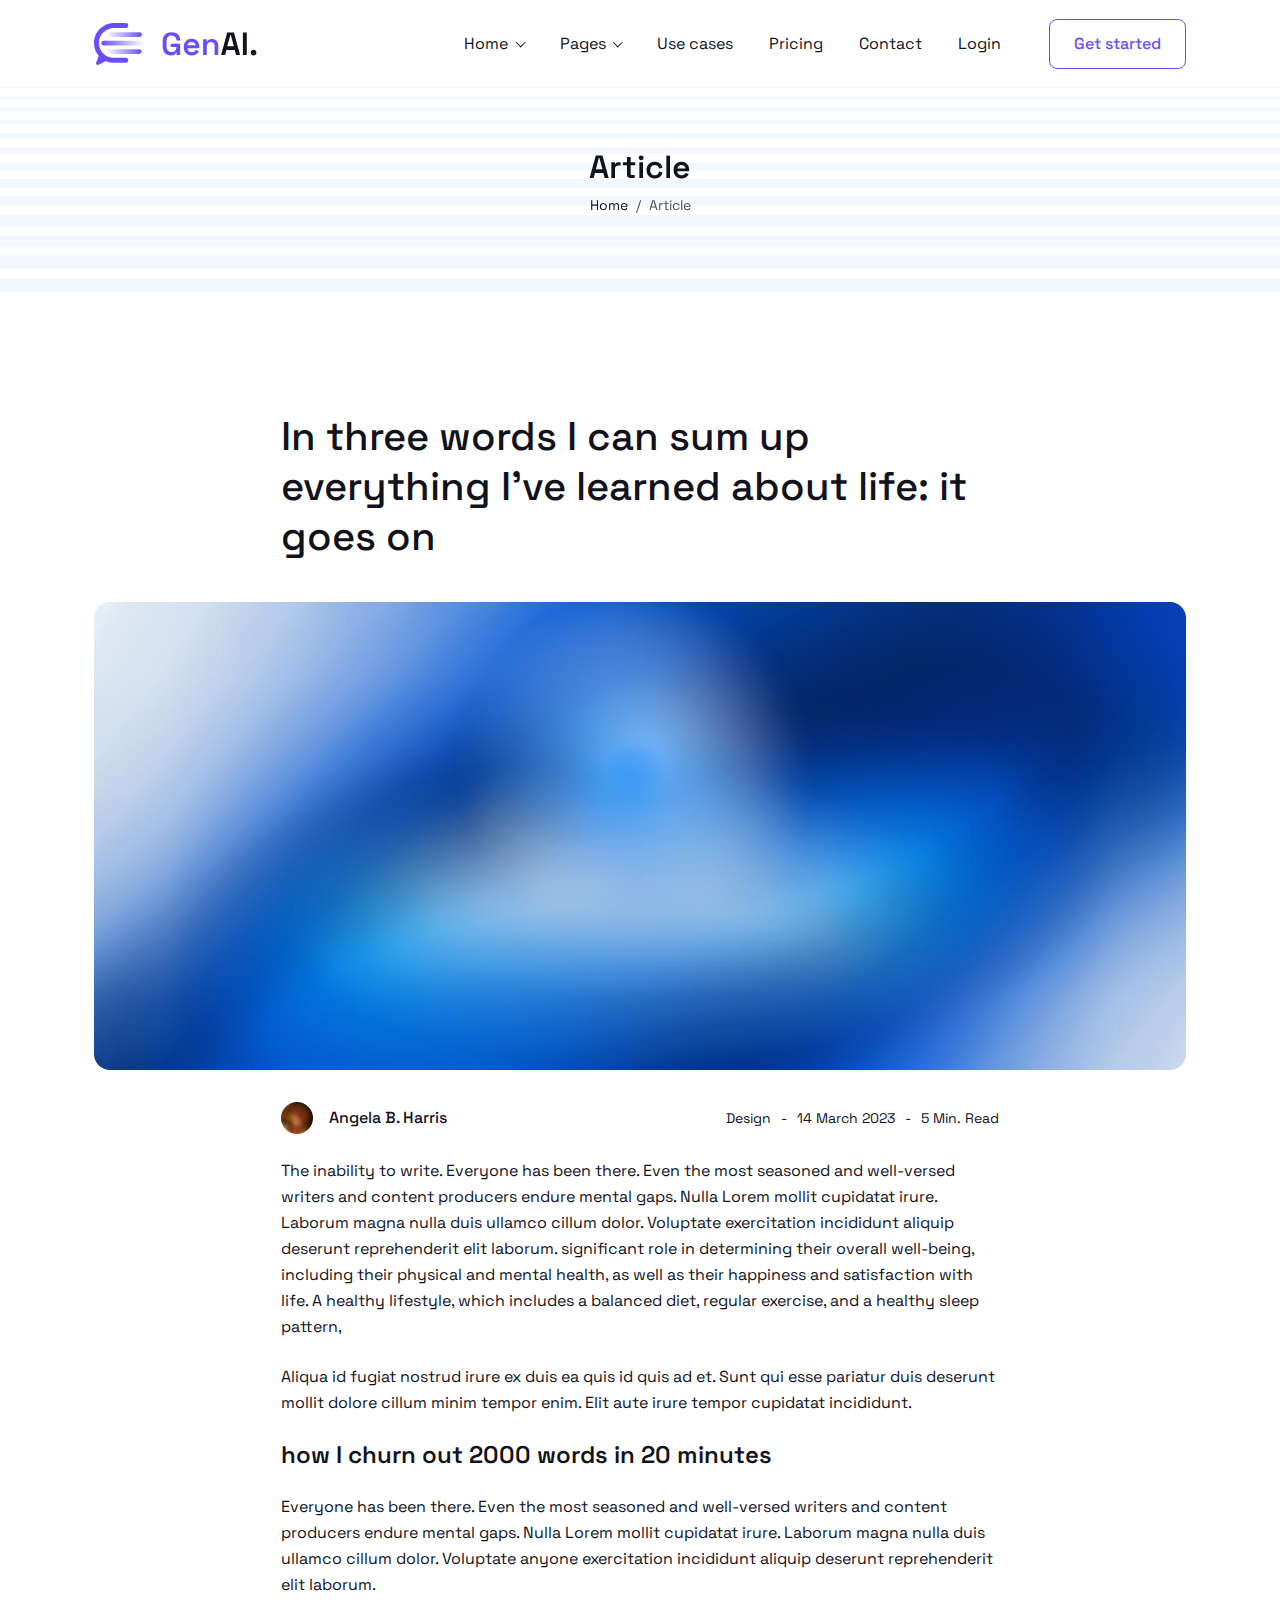
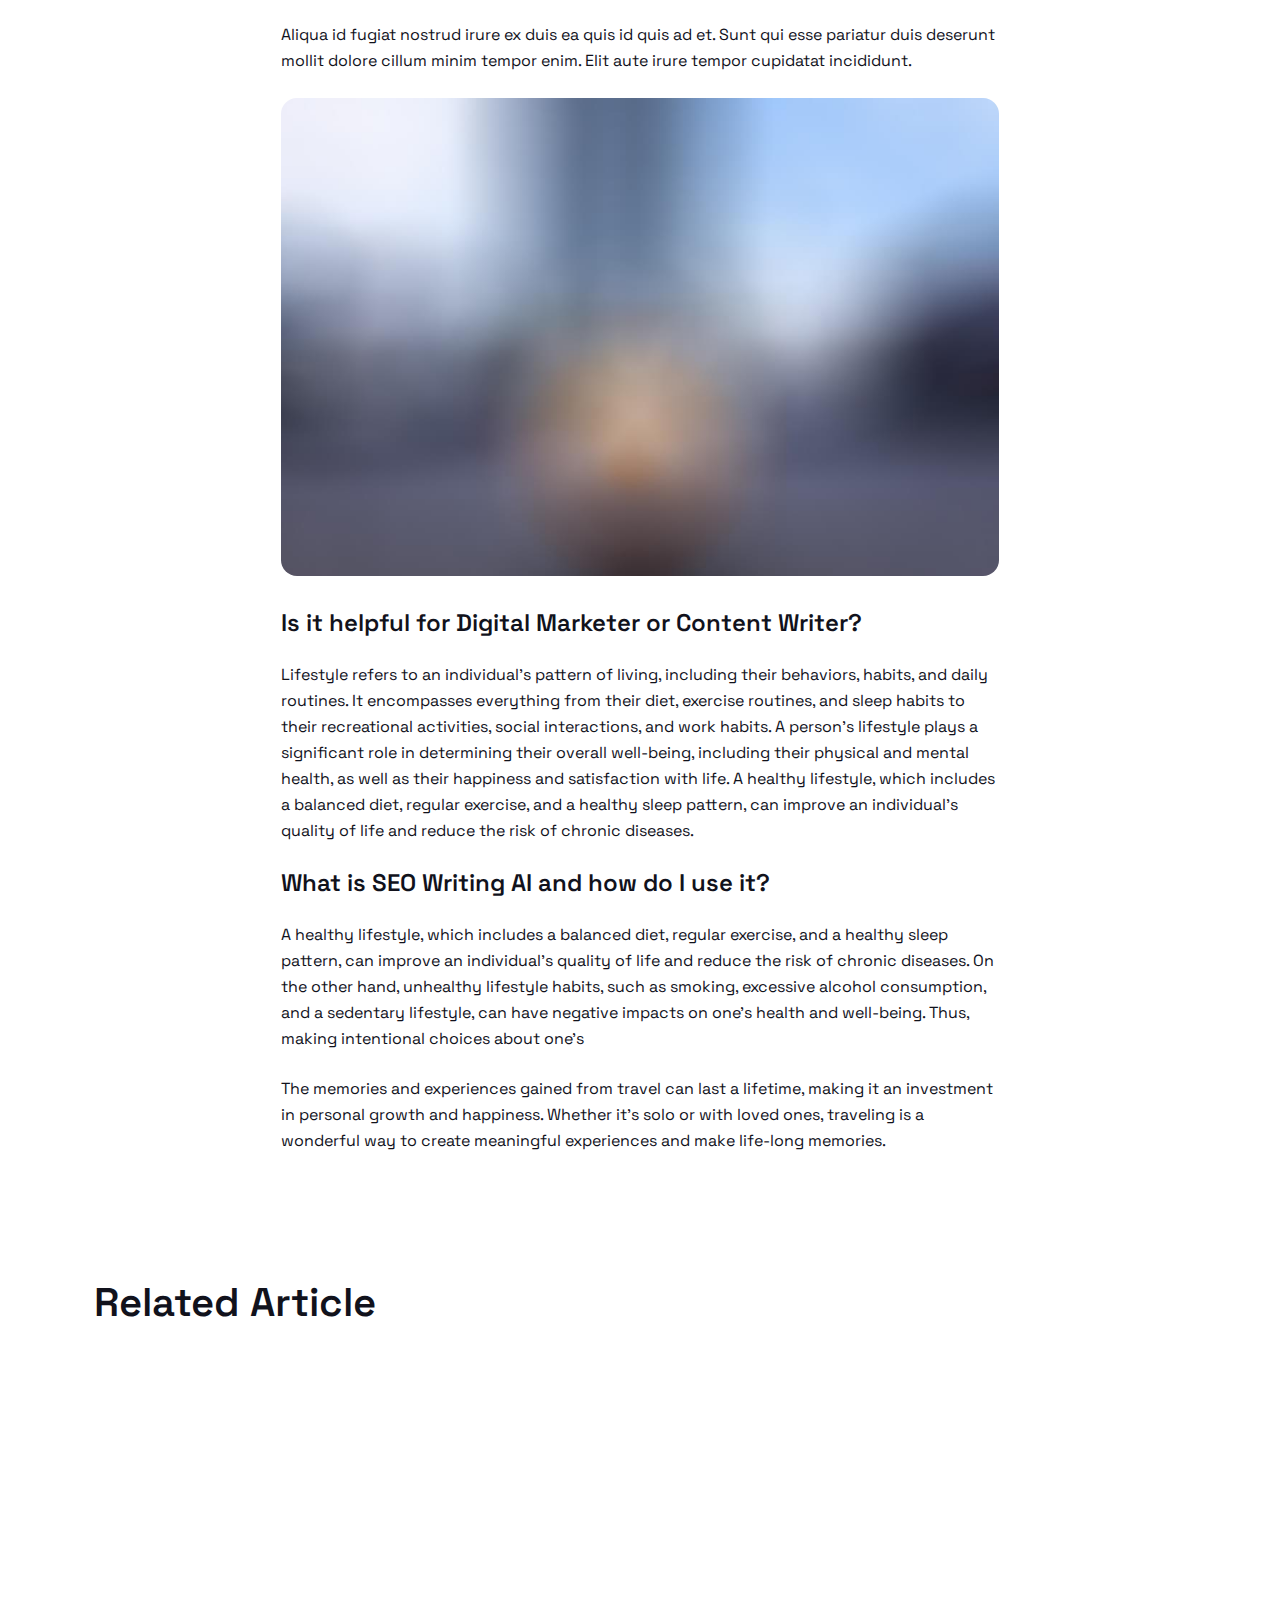
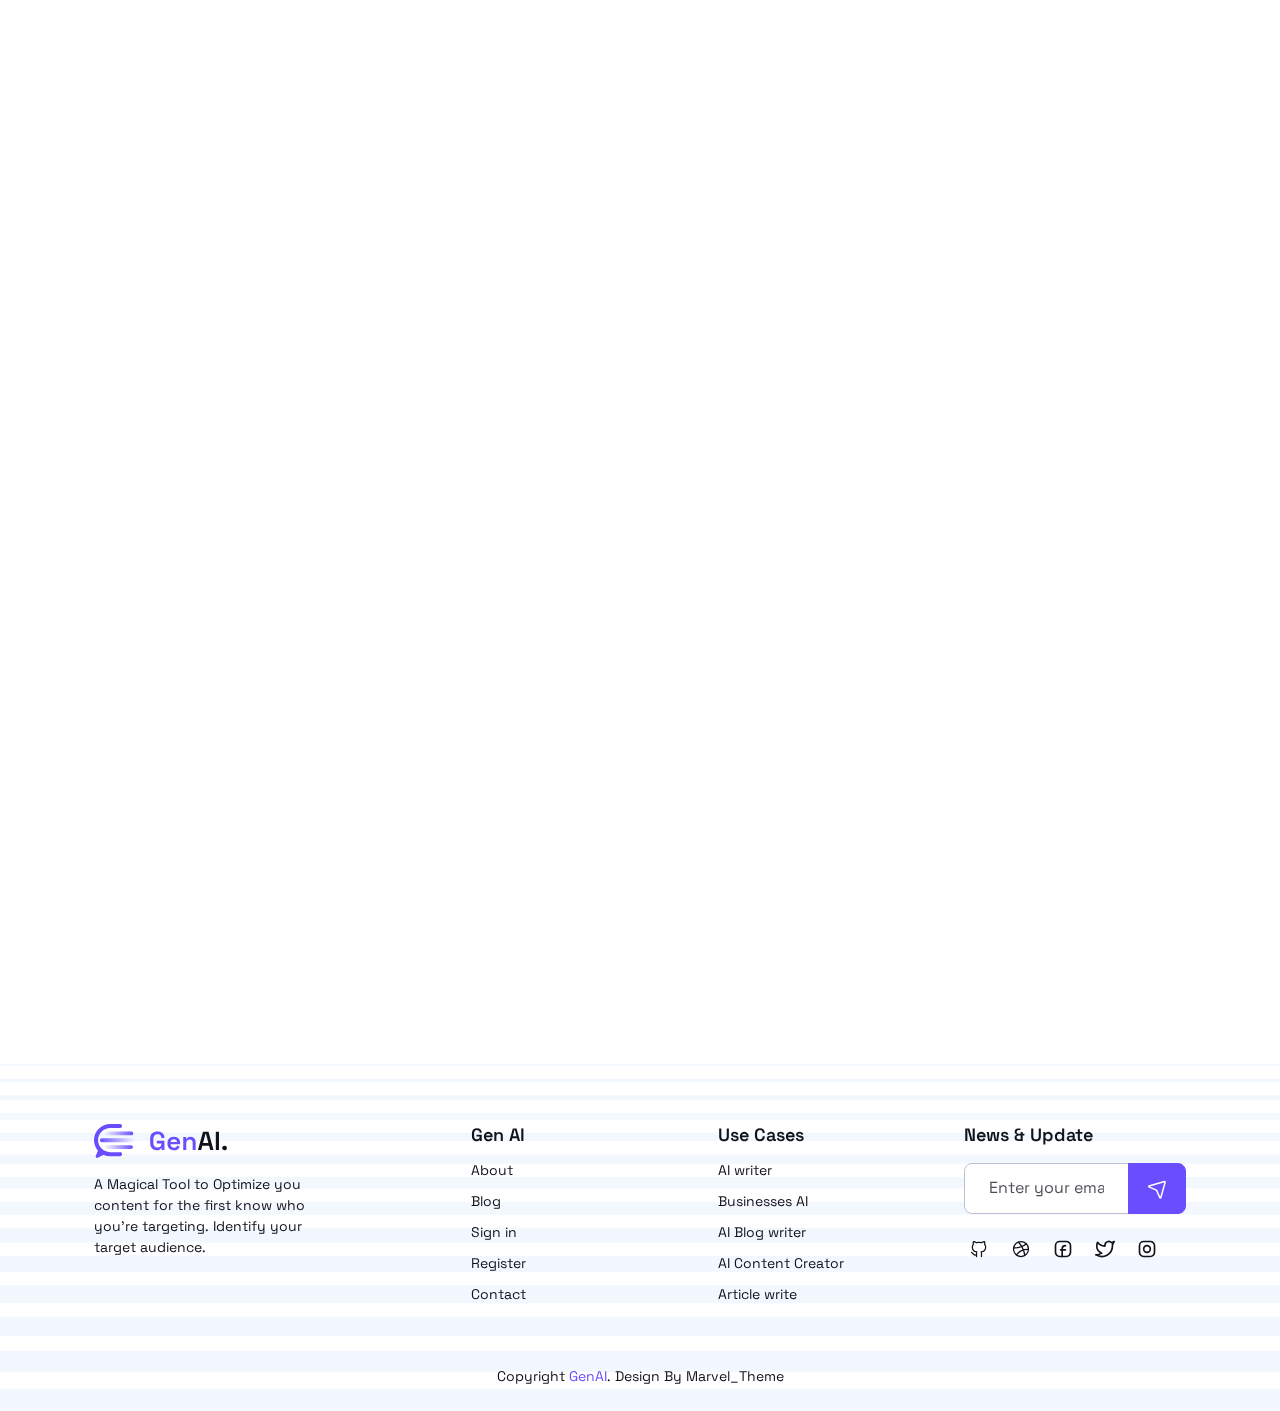
<file: article-lite.html>
<!DOCTYPE html>
<html lang="en">

<head>
    <!-- Required meta tags -->
    <meta charset="UTF-8" />
    <meta http-equiv="X-UA-Compatible" content="IE=edge" />
    <meta name="viewport" content="width=device-width, initial-scale=1.0" />

    <!-- Title -->
    <title>GenAI - AI Content Writing & Copywriting HTML5 Landing Page Template</title>

    <!-- SEO meta tags -->
    <meta name="description" content="Author: Marvel Theme, AI content writing and copywriting html5 and Bootstrap 5 landing page template" />

    <!-- Favicon -->
    <link rel="icon" href="assets/images/favicon.svg" type="image/svg+xml" />

    <!-- CSS -->
    <link rel="stylesheet" href="assets/css/plugins.css" />
    <link rel="stylesheet" href="assets/css/style.css" />
</head>

<body>
    <div class="wrapper d-flex flex-column justify-between">
        <nav class="navbar navbar-expand-lg fixed-top bg-white">
            <div class="container">
                <!-- Logo -->
                <a class="navbar-brand" href="index.html">
                    <img src="assets/images/logo-blue.svg" alt="" width="165" />
                </a>

                <!-- Navbar toggler button -->
                <button class="navbar-toggler" type="button" data-bs-toggle="collapse" data-bs-target="#navbarContent" aria-controls="navbarContent" aria-expanded="false" aria-label="Toggle navigation">
                    <div class="navbar-toggler-icon">
                        <span></span>
                        <span></span>
                        <span></span>
                    </div>
                </button>

                <!-- Navbar content -->
                <div class="collapse navbar-collapse" id="navbarContent">
                    <div class="navbar-content-inner ms-lg-auto d-flex flex-column flex-lg-row align-lg-center gap-4 gap-lg-10 p-2 p-lg-0">
                        <ul class="navbar-nav gap-lg-2 gap-xl-5">
                            <li class="nav-item dropdown">
                                <a class="nav-link dropdown-toggle " href="#" role="button" data-bs-toggle="dropdown" aria-expanded="false">
                                    Home
                                </a>
                                <ul class="dropdown-menu">
                                    <li><a class="dropdown-item" href="index.html">Home one</a></li>
                                    <li><a class="dropdown-item" href="index-lite.html">Home one lite</a></li>
                                    <li><a class="dropdown-item" href="index-2.html">Home two</a></li>
                                    <li><a class="dropdown-item" href="index-2-lite.html">Home two lite</a></li>
                                </ul>
                            </li>
                            <li class="nav-item dropdown">
                                <a class="nav-link dropdown-toggle" href="#" role="button" data-bs-toggle="dropdown" aria-expanded="false">
                                    Pages
                                </a>
                                <ul class="dropdown-menu megamenu megamenu-cols-2">
                                    <li><a class="dropdown-item " href="about.html">About</a></li>
                                    <li><a class="dropdown-item " href="about-lite.html">About lite</a></li>
                                    <li><a class="dropdown-item " href="contact.html">Contact</a></li>
                                    <li><a class="dropdown-item " href="contact-lite.html">Contact lite</a></li>
                                    <li><a class="dropdown-item " href="blog.html">Blog</a></li>
                                    <li><a class="dropdown-item " href="blog-lite.html">Blog lite</a></li>
                                    <li><a class="dropdown-item " href="article.html">Article</a></li>
                                    <li><a class="dropdown-item active" href="article-lite.html">Article lite</a></li>
                                    <li><a class="dropdown-item " href="use-cases.html">Use cases</a></li>
                                    <li><a class="dropdown-item " href="use-cases-lite.html">Use cases lite</a></li>
                                    <li><a class="dropdown-item " href="use-cases-details.html">Case details</a></li>
                                    <li><a class="dropdown-item " href="use-cases-details-lite.html">Case details lite</a></li>
                                    <li><a class="dropdown-item " href="pricing-plan.html">Pricing</a></li>
                                    <li><a class="dropdown-item " href="pricing-plan-lite.html">Pricing lite</a></li>
                                    <li><a class="dropdown-item" href="login.html">Login</a></li>
                                    <li><a class="dropdown-item" href="login-lite.html">Login lite</a></li>
                                    <li><a class="dropdown-item" href="register.html">Register</a></li>
                                    <li><a class="dropdown-item" href="register-lite.html">Register lite</a></li>
                                    <li><a class="dropdown-item" href="forgot-password.html">Forgot password</a></li>
                                    <li><a class="dropdown-item" href="forgot-password-lite.html">Forgot password lite</a></li>
                                    <li><a class="dropdown-item " href="404.html">404</a></li>
                                    <li><a class="dropdown-item " href="404-lite.html">404 lite</a></li>
                                </ul>
                            </li>
                            <li class="nav-item">
                                <a class="nav-link " href="use-cases.html">Use cases</a>
                            </li>
                            <li class="nav-item">
                                <a class="nav-link " href="pricing-plan.html">Pricing</a>
                            </li>
                            <li class="nav-item">
                                <a class="nav-link " href="contact.html">Contact</a>
                            </li>
                            <li class="nav-item">
                                <a class="nav-link" href="login.html">Login</a>
                            </li>
                        </ul>
                        <div class="">
                            <a href="login.html" class="btn btn-outline-primary">Get started</a>
                        </div>
                    </div>
                </div>
            </div>
        </nav>


        <main class="flex-grow-1">
            <!-- Page header -->
            <section class="py-10 py-lg-15 bg-striped" data-aos="fade-up-sm" data-aos-delay="50">
                <div class="container">
                    <div class="text-center">
                        <h3 class=" mb-2">Article</h3>
                        <nav aria-label="breadcrumb">
                            <ol class="breadcrumb justify-center fs-sm">
                                <li class="breadcrumb-item"><a href="index.html">Home</a></li>
                                <li class="breadcrumb-item active" aria-current="page">Article</li>
                            </ol>
                        </nav>
                    </div>
                </div>
            </section>


            <!-- Article -->
            <section class="pt-20 pb-10 pt-lg-30 pb-lg-15">
                <div class="container">
                    <div class="row justify-center mb-10">
                        <div class="col-lg-8">
                            <h2 class="fw-medium mb-0">
                                In three words I can sum up everything I've learned about life: it goes on
                            </h2>
                        </div>
                    </div>
                    <div class="ratio ratio-21x9 rounded-4 overflow-hidden">
                        <img src="assets/images/blog/1.jpg" alt="" class="img-fluid post-thumbnail w-full h-full object-cover" />
                    </div>
                    <div class="row justify-center mt-8">
                        <div class="col-lg-8">
                            <div class="">
                                <div class="d-flex flex-wrap justify-between align-center mb-6 gap-6">
                                    <div class="d-flex flex-wrap align-center gap-4">
                                        <img src="assets/images/blog/author.jpg" alt="" class="w-8 h-8 object-cover rounded-circle flex-shrink-0" />
                                        <p class="fw-medium mb-0 post-author"><a href="#">Angela B. Harris</a></p>
                                    </div>

                                    <ul class="list-unstyled d-flex flex-wrap align-center fs-sm meta-list mb-0">
                                        <li>Design</li>
                                        <li>14 March 2023</li>
                                        <li>5 Min. Read</li>
                                    </ul>
                                </div>

                                <article class="blog-post">
                                    <p>
                                        The inability to write. Everyone has been there. Even the most seasoned and
                                        well-versed writers and content producers endure mental gaps. Nulla Lorem
                                        mollit cupidatat irure. Laborum magna nulla duis ullamco cillum dolor.
                                        Voluptate exercitation incididunt aliquip deserunt reprehenderit elit
                                        laborum. significant role in determining their overall well-being, including
                                        their physical and mental health, as well as their happiness and
                                        satisfaction with life. A healthy lifestyle, which includes a balanced diet,
                                        regular exercise, and a healthy sleep pattern,
                                    </p>
                                    <p>
                                        Aliqua id fugiat nostrud irure ex duis ea quis id quis ad et. Sunt qui esse
                                        pariatur duis deserunt mollit dolore cillum minim tempor enim. Elit aute
                                        irure tempor cupidatat incididunt.
                                    </p>
                                    <h4>how I churn out 2000 words in 20 minutes</h4>
                                    <p>
                                        Everyone has been there. Even the most seasoned and well-versed writers and
                                        content producers endure mental gaps. Nulla Lorem mollit cupidatat irure.
                                        Laborum magna nulla duis ullamco cillum dolor. Voluptate anyone exercitation
                                        incididunt aliquip deserunt reprehenderit elit laborum.
                                    </p>
                                    <p>
                                        Aliqua id fugiat nostrud irure ex duis ea quis id quis ad et. Sunt qui esse
                                        pariatur duis deserunt mollit dolore cillum minim tempor enim. Elit aute
                                        irure tempor cupidatat incididunt.
                                    </p>

                                    <img src="assets/images/blog/2.jpg" alt="" class="img-fluid rounded-4" />
                                    <h4>Is it helpful for Digital Marketer or Content Writer?</h4>
                                    <p>
                                        Lifestyle refers to an individual's pattern of living, including their
                                        behaviors, habits, and daily routines. It encompasses everything from their
                                        diet, exercise routines, and sleep habits to their recreational activities,
                                        social interactions, and work habits. A person's lifestyle plays a
                                        significant role in determining their overall well-being, including their
                                        physical and mental health, as well as their happiness and satisfaction with
                                        life. A healthy lifestyle, which includes a balanced diet, regular exercise,
                                        and a healthy sleep pattern, can improve an individual's quality of life and
                                        reduce the risk of chronic diseases.
                                    </p>
                                    <h4>What is SEO Writing AI and how do I use it?</h4>
                                    <p>
                                        A healthy lifestyle, which includes a balanced diet, regular exercise, and a
                                        healthy sleep pattern, can improve an individual's quality of life and
                                        reduce the risk of chronic diseases. On the other hand, unhealthy lifestyle
                                        habits, such as smoking, excessive alcohol consumption, and a sedentary
                                        lifestyle, can have negative impacts on one's health and well-being. Thus,
                                        making intentional choices about one's
                                    </p>
                                    <p>
                                        The memories and experiences gained from travel can last a lifetime, making
                                        it an investment in personal growth and happiness. Whether it's solo or with
                                        loved ones, traveling is a wonderful way to create meaningful experiences
                                        and make life-long memories.
                                    </p>
                                </article>
                            </div>
                        </div>
                    </div>
                </div>
            </section>

            <!-- Related posts -->
            <section class="py-10 pb-lg-15">
                <div class="container">
                    <h2 class="mb-10">Related Article</h2>
                    <div class="row row-cols-1 row-cols-md-2 row-cols-lg-3 gx-6 gy-10 gy-lg-16">
                        <div class="col" data-aos="fade-up-sm" data-aos-delay="50">
                            <div class="blog-card card border-0">
                                <div class="card-header border-0 bg-transparent ratio ratio-6x4 rounded overflow-hidden">
                                    <a href="article.html" class="d-block">
                                        <img src="assets/images/thumbnails/1.jpg" alt="" class="img-fluid post-thumbnail w-full h-full object-cover" />
                                    </a>
                                </div>
                                <div class="card-body p-0 mt-6">
                                    <ul class="list-unstyled d-flex flex-wrap align-center fs-sm meta-list">
                                        <li>Design</li>
                                        <li>14 March 2023</li>
                                        <li>5 Min. Read</li>
                                    </ul>

                                    <h4 class="post-title fw-medium mb-0">
                                        <a href="article.html">Best free AI content generator & AI writers for 2023</a>
                                    </h4>
                                </div>
                            </div>
                        </div>
                        <div class="col" data-aos="fade-up-sm" data-aos-delay="100">
                            <div class="blog-card card border-0">
                                <div class="card-header border-0 bg-transparent ratio ratio-6x4 rounded overflow-hidden">
                                    <a href="article.html" class="d-block">
                                        <img src="assets/images/thumbnails/2.jpg" alt="" class="img-fluid post-thumbnail w-full h-full object-cover" />
                                    </a>
                                </div>
                                <div class="card-body p-0 mt-6">
                                    <ul class="list-unstyled d-flex flex-wrap align-center fs-sm meta-list">
                                        <li>ChatGPT</li>
                                        <li>14 March 2023</li>
                                        <li>5 Min. Read</li>
                                    </ul>

                                    <h4 class="post-title fw-medium mb-0">
                                        <a href="article.html">Using AI to Write Articles: how I churn out 2000 words</a>
                                    </h4>
                                </div>
                            </div>
                        </div>
                        <div class="col" data-aos="fade-up-sm" data-aos-delay="150">
                            <div class="blog-card card border-0">
                                <div class="card-header border-0 bg-transparent ratio ratio-6x4 rounded overflow-hidden">
                                    <a href="article.html" class="d-block">
                                        <img src="assets/images/thumbnails/3.jpg" alt="" class="img-fluid post-thumbnail w-full h-full object-cover" />
                                    </a>
                                </div>
                                <div class="card-body p-0 mt-6">
                                    <ul class="list-unstyled d-flex flex-wrap align-center fs-sm meta-list">
                                        <li>AI Tool</li>
                                        <li>14 March 2023</li>
                                        <li>5 Min. Read</li>
                                    </ul>

                                    <h4 class="post-title fw-medium mb-0">
                                        <a href="article.html">Free AI content generator tools and free-forever AI writers in 2023</a>
                                    </h4>
                                </div>
                            </div>
                        </div>
                    </div>
                </div>
            </section>

            <!-- CTA -->
            <section class="cta-section py-10 py-lg-15" data-aos="fade-up-sm" data-aos-offset="150">
                <div class="container">
                    <div class="rounded-5 border position-relative z-1 gradient-bg">
                        <div class="animate-scale position-absolute w-full h-full z-n1">
                            <img src="assets/images/shapes/blurry-shape-4.svg" alt="" class="bg-shape img-fluid" />
                        </div>
                        <div class="row justify-center">
                            <div class="col-lg-10">
                                <div class="text-center pt-6 px-6 pt-md-10 px-md-10 pt-lg-18 px-lg-18">
                                    <h2 class="mb-6 ">
                                        Using
                                        <span class="text-primary">GenAI</span>
                                        you can save hours each week creating long-form content.
                                    </h2>
                                    <a href="login.html" class="btn btn-primary">Get Started Free</a>
                                    <div class="cta-image-container mt-10">
                                        <svg xmlns="http://www.w3.org/2000/svg" fill="none" viewBox="0 0 34 90" class="text-primary arrow-shape">
                                            <path fill="currentColor" d="M3.724 2.303c8.095 4.54 13.968 13.648 16.408 22.434 2.336 8.415 2.426 20.276-5.705 25.79-2.961 2.01-7.092 2.24-8.781-1.444-1.571-3.422.29-7.096 3.683-8.452 9.162-3.663 16.334 8.02 18.234 15.324a30.563 30.563 0 0 1 .279 14.195c-.952 4.334-2.866 9.283-6.298 12.254-.494.427-1.3-.29-.971-.84 1.77-2.928 3.677-5.571 4.79-8.851 1.155-3.405 1.62-7.048 1.44-10.626-.358-7.103-3.568-15.745-10.125-19.354-3.476-1.912-10.316-1.353-10.055 3.973.107 2.158 1.647 4.035 3.933 3.81 2.086-.209 4.001-1.766 5.333-3.279 5.427-6.16 4.857-15.89 2.67-23.215a39.21 39.21 0 0 0-5.682-11.577c-2.69-3.76-6.017-6.61-9.592-9.472-.35-.277.039-.896.44-.67Z" />
                                            <path fill="currentColor" d="M1.562.977c9.931 2.79 17.058 11.508 19.312 21.4 1.085 4.762 1.187 9.7.548 14.54-.653 4.937-1.854 10.549-4.949 14.589-2.156 2.82-7.305 5.961-10.266 2.388-2.608-3.142-2.18-9.094.45-12.093 2.945-3.356 8.048-2.969 11.491-.718 4.112 2.688 6.675 7.596 8.265 12.12 3.48 9.905 2.395 21.33-3.11 30.327-.527.858-1.947.203-1.423-.676 3.935-6.565 5.559-14.253 4.688-21.84-.443-3.864-1.552-7.677-3.306-11.147-2.011-3.973-5.078-8.396-9.854-8.994-5.273-.66-7.99 4.089-7.3 8.82.403 2.76 1.938 4.99 5.042 4.079 2.519-.74 4.35-3.051 5.51-5.296 3.708-7.194 4.563-16.802 3.066-24.658C17.848 13.969 11.217 4.92 1.373 1.995.736 1.812.917.797 1.563.977Z" />
                                            <path fill="currentColor" d="M21.218 73.052c.375 2.062.446 4.204.634 6.29.088.987.18 1.975.266 2.964.04.457-.025 2.873.383 3.085.21.11 2.177-1.456 2.452-1.64l2.452-1.641c1.595-1.065 3.329-2.678 5.205-3.148.671-.169 1.174.542.746 1.106-.792 1.05-1.99 1.644-3.08 2.36-1.23.812-2.464 1.62-3.695 2.432-1.142.748-3.43 3.037-4.974 2.3-1.476-.7-.955-3.793-1.042-5.105-.198-2.945-.602-5.957-.531-8.906a.595.595 0 0 1 1.184-.097Z" />
                                            <path fill="currentColor" d="M21.773 73.169c-.032 2.254-.679 4.55-.972 6.789-.338 2.597-.601 5.224-.564 7.844-.465-.225-.933-.454-1.398-.68a76.772 76.772 0 0 0 6.002-4.227c1.876-1.465 3.568-3.521 5.632-4.678.6-.336 1.581.26 1.137.983-1.181 1.924-3.415 3.456-5.165 4.844a64.808 64.808 0 0 1-6.607 4.574c-.694.421-1.465-.14-1.385-.91.27-2.565.462-5.128.849-7.683.348-2.297.616-4.895 1.59-7.019.19-.398.887-.308.88.163Z" />
                                            <path fill="currentColor" d="M22.85 71.546c-.873 5.764-1.778 11.525-2.588 17.298-.462-.304-.922-.605-1.384-.91 2.439-1.254 4.864-2.527 7.207-3.954 2.158-1.317 4.212-3.127 6.536-4.109.733-.31 1.331.688.841 1.25-1.713 1.972-4.396 3.318-6.619 4.634-2.326 1.378-4.712 2.663-7.172 3.78-.633.287-1.294-.395-1.174-1.015 1.098-5.725 2.104-11.464 3.137-17.2.137-.79 1.337-.563 1.215.226Z" />
                                        </svg>
                                        <div class="cta-img rounded-top-4">
                                            <img src="assets/images/screens/screen-6.jpg" alt="" class="img-fluid w-full h-full object-cover" />
                                        </div>
                                    </div>
                                </div>
                            </div>
                        </div>
                    </div>
                </div>
            </section>

        </main>

        <!-- Footer -->
        <footer class="footer bg-striped pt-10 pt-lg-15">
            <div class="container">
                <div class="row g-10">
                    <div class="col-lg-9 col-xl-8 order-lg-2">
                        <div class="row g-6">
                            <div class="col-md-4 col-lg-4">
                                <div class="footer-widget text-center text-md-start">
                                    <h6 class=" mb-2">Gen AI</h6>
                                    <ul class="link-list list-unstyled mb-0">
                                        <li>
                                            <a href="about.html">About</a>
                                        </li>
                                        <li>
                                            <a href="blog.html">Blog</a>
                                        </li>
                                        <li>
                                            <a href="login.html">Sign in</a>
                                        </li>
                                        <li>
                                            <a href="register.html">Register</a>
                                        </li>
                                        <li>
                                            <a href="contact.html">Contact</a>
                                        </li>
                                    </ul>
                                </div>
                            </div>
                            <div class="col-md-4 col-lg-4">
                                <div class="footer-widget text-center text-md-start">
                                    <h6 class=" mb-2">Use Cases</h6>
                                    <ul class="link-list list-unstyled mb-0">
                                        <li>
                                            <a href="use-cases-details.html">AI writer</a>
                                        </li>
                                        <li>
                                            <a href="use-cases-details.html">Businesses AI</a>
                                        </li>
                                        <li>
                                            <a href="use-cases-details.html">AI Blog writer</a>
                                        </li>
                                        <li>
                                            <a href="use-cases-details.html">AI Content Creator</a>
                                        </li>
                                        <li>
                                            <a href="use-cases-details.html">Article write</a>
                                        </li>
                                    </ul>
                                </div>
                            </div>
                            <div class="col-md-4 col-lg-4">
                                <div class="footer-widget text-center text-md-start">
                                    <h6 class=" mb-4">News & Update</h6>
                                    <form action="#">
                                        <div class="input-group">
                                            <input type="email" class="form-control" placeholder="Enter your email" />
                                            <button class="btn btn-primary px-4" type="button">
                                                <svg xmlns="http://www.w3.org/2000/svg" fill="none" viewBox="0 0 24 24" width="24" height="24">
                                                    <path stroke="currentColor" stroke-linecap="round" stroke-linejoin="round" stroke-width="1.5" d="m4.031 8.917 15.477-4.334a.5.5 0 0 1 .616.617l-4.333 15.476a.5.5 0 0 1-.94.067l-3.248-7.382a.5.5 0 0 0-.256-.257L3.965 9.856a.5.5 0 0 1 .066-.94v0Z" />
                                                </svg>
                                            </button>
                                        </div>
                                    </form>
                                    <ul class="list-unstyled d-flex flex-wrap align-center justify-center justify-md-start gap-3 social-list mb-0 mt-5">
                                        <li>
                                            <a href="#">
                                                <svg xmlns="http://www.w3.org/2000/svg" fill="none" stroke="currentColor" stroke-linecap="round" stroke-linejoin="round" stroke-width="1.5" viewBox="0 0 24 24">
                                                    <path stroke="none" d="M0 0h24v24H0z" />
                                                    <path d="M9 19c-4.3 1.4-4.3-2.5-6-3m12 5v-3.5c0-1 .1-1.4-.5-2 2.8-.3 5.5-1.4 5.5-6a4.6 4.6 0 0 0-1.3-3.2 4.2 4.2 0 0 0-.1-3.2s-1.1-.3-3.5 1.3a12.3 12.3 0 0 0-6.2 0C6.5 2.8 5.4 3.1 5.4 3.1a4.2 4.2 0 0 0-.1 3.2A4.6 4.6 0 0 0 4 9.5c0 4.6 2.7 5.7 5.5 6-.6.6-.6 1.2-.5 2V21" />
                                                </svg>
                                            </a>
                                        </li>
                                        <li>
                                            <a href="#">
                                                <svg xmlns="http://www.w3.org/2000/svg" fill="none" stroke="currentColor" stroke-linecap="round" stroke-linejoin="round" stroke-width="1.5" class="icon icon-tabler icon-tabler-brand-dribbble" viewBox="0 0 24 24">
                                                    <path stroke="none" d="M0 0h24v24H0z" />
                                                    <circle cx="12" cy="12" r="9" />
                                                    <path d="M9 3.6c5 6 7 10.5 7.5 16.2" />
                                                    <path d="M6.4 19c3.5-3.5 6-6.5 14.5-6.4M3.1 10.75c5 0 9.814-.38 15.314-5" />
                                                </svg>
                                            </a>
                                        </li>
                                        <li>
                                            <a href="#">
                                                <svg xmlns="http://www.w3.org/2000/svg" fill="none" viewBox="0 0 18 18">
                                                    <path stroke="currentColor" stroke-linecap="round" stroke-linejoin="round" stroke-width="1.5" d="M15.75 6v6A3.75 3.75 0 0 1 12 15.75H6A3.75 3.75 0 0 1 2.25 12V6A3.75 3.75 0 0 1 6 2.25h6A3.75 3.75 0 0 1 15.75 6Z" />
                                                    <path stroke="currentColor" stroke-linecap="round" stroke-linejoin="round" stroke-width="1.5" d="M8.25 15.75V9c0-1.641.375-3 3-3m-4.5 3.75h4.5" />
                                                </svg>
                                            </a>
                                        </li>
                                        <li>
                                            <a href="#">
                                                <svg xmlns="http://www.w3.org/2000/svg" fill="none" viewBox="0 0 18 18">
                                                    <path stroke="currentColor" stroke-linecap="round" stroke-linejoin="round" stroke-width="1.5" d="M17.25 2.258s-1.514.894-2.355 1.147A3.36 3.36 0 0 0 9 5.655v.75a7.995 7.995 0 0 1-6.75-3.397s-3 6.75 3.75 9.75a8.73 8.73 0 0 1-5.25 1.5c6.75 3.75 15 0 15-8.625a3.34 3.34 0 0 0-.06-.623c.765-.754 1.56-2.752 1.56-2.752Z" />
                                                </svg>
                                            </a>
                                        </li>
                                        <li>
                                            <a href="#">
                                                <svg xmlns="http://www.w3.org/2000/svg" fill="none" viewBox="0 0 18 18">
                                                    <path stroke="currentColor" stroke-linecap="round" stroke-linejoin="round" stroke-width="1.5" d="M9 12a3 3 0 1 0 0-6 3 3 0 0 0 0 6v0Z" />
                                                    <path stroke="currentColor" stroke-width="1.5" d="M2.25 12V6A3.75 3.75 0 0 1 6 2.25h6A3.75 3.75 0 0 1 15.75 6v6A3.75 3.75 0 0 1 12 15.75H6A3.75 3.75 0 0 1 2.25 12Z" />
                                                </svg>
                                            </a>
                                        </li>
                                    </ul>
                                </div>
                            </div>
                        </div>
                    </div>
                    <div class="col-lg-3 order-lg-1 me-auto">
                        <div class="footer-widget text-center text-lg-start">
                            <a href="">
                                <img src="assets/images/logo-blue.svg" alt="" class="img-fluid" width="135" />
                            </a>
                            <p class="fs-sm mb-0 mt-4">
                                A Magical Tool to Optimize you content for the first know who you're targeting. Identify your
                                target audience.
                            </p>
                        </div>
                    </div>
                </div>

                <div class="text-center py-6 mt-8">
                    <p class="fs-sm mb-0">Copyright <span class="text-primary">GenAI</span>. Design By Marvel_Theme</p>
                </div>
            </div>
        </footer>

    </div>


    <!-- JS -->
    <script src="assets/js/plugins.js"></script>
    <script src="assets/js/main.js"></script>

</body>

</html>
</file>
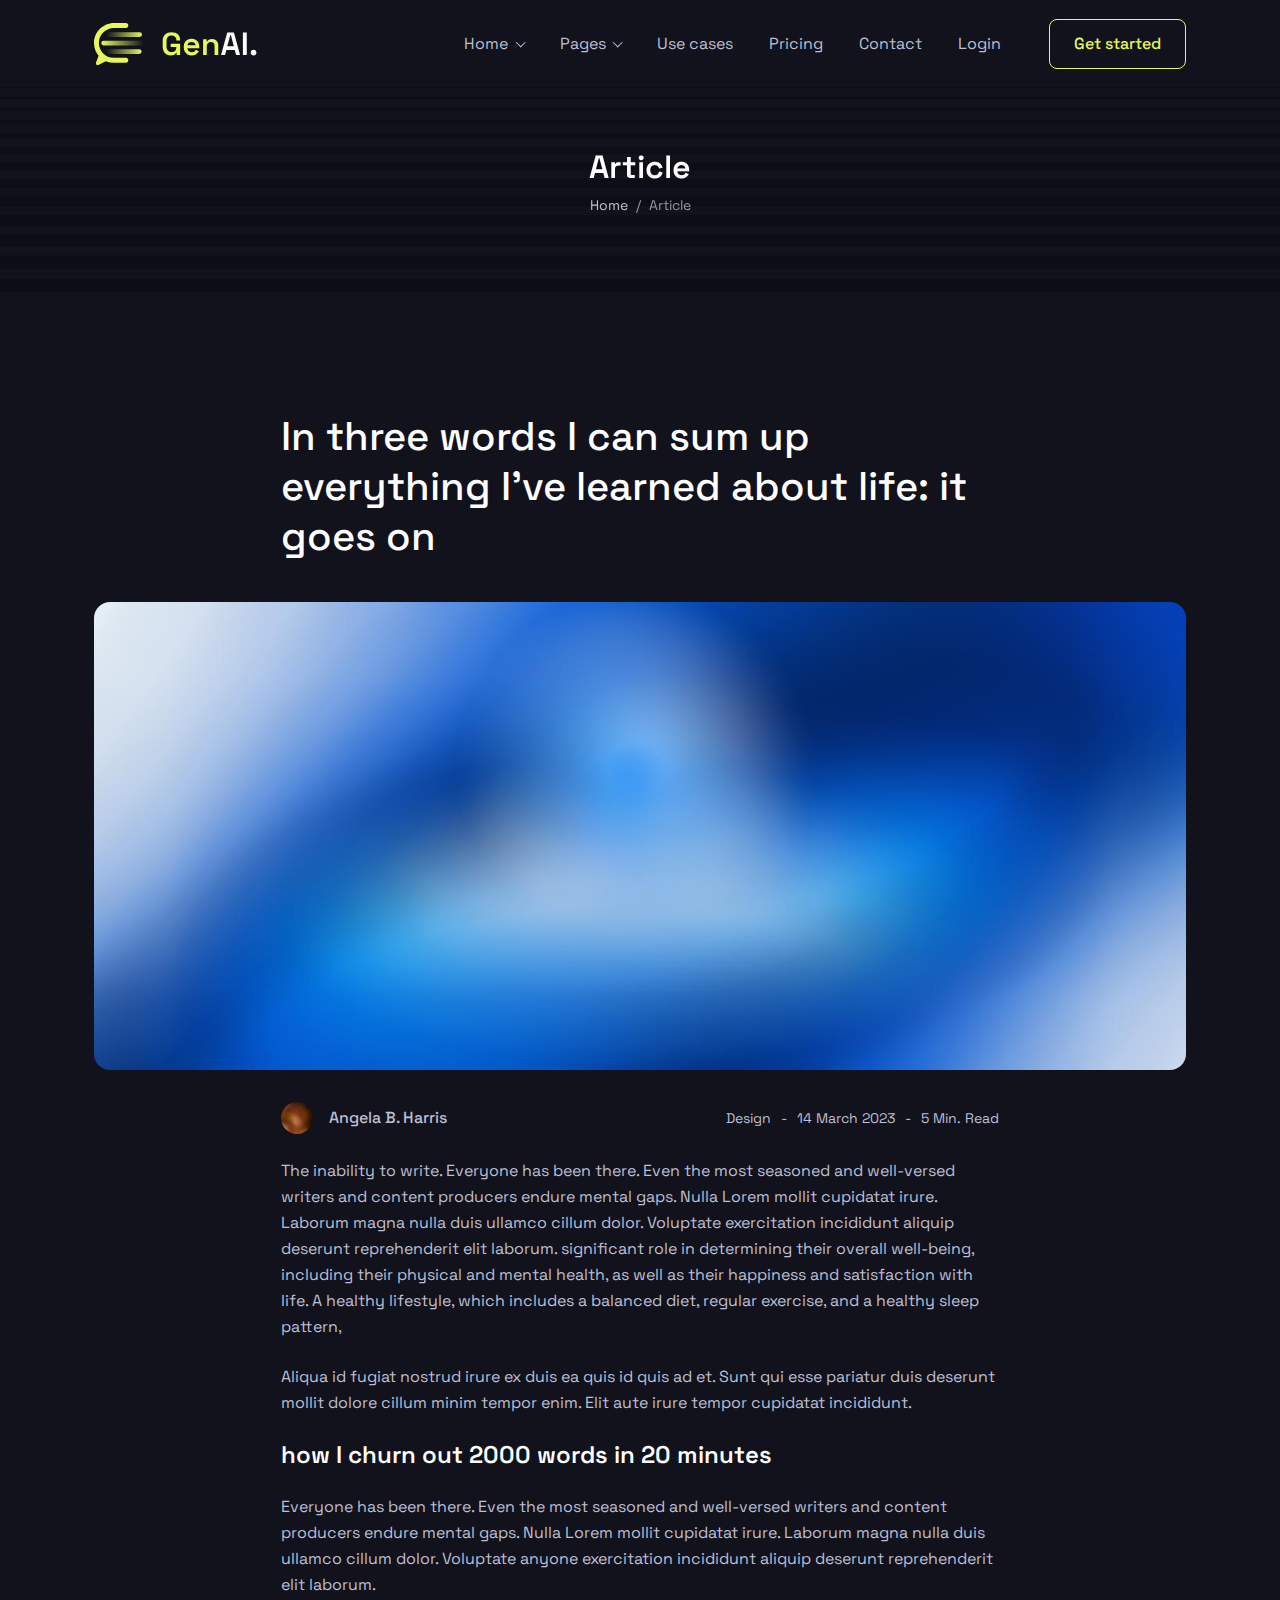
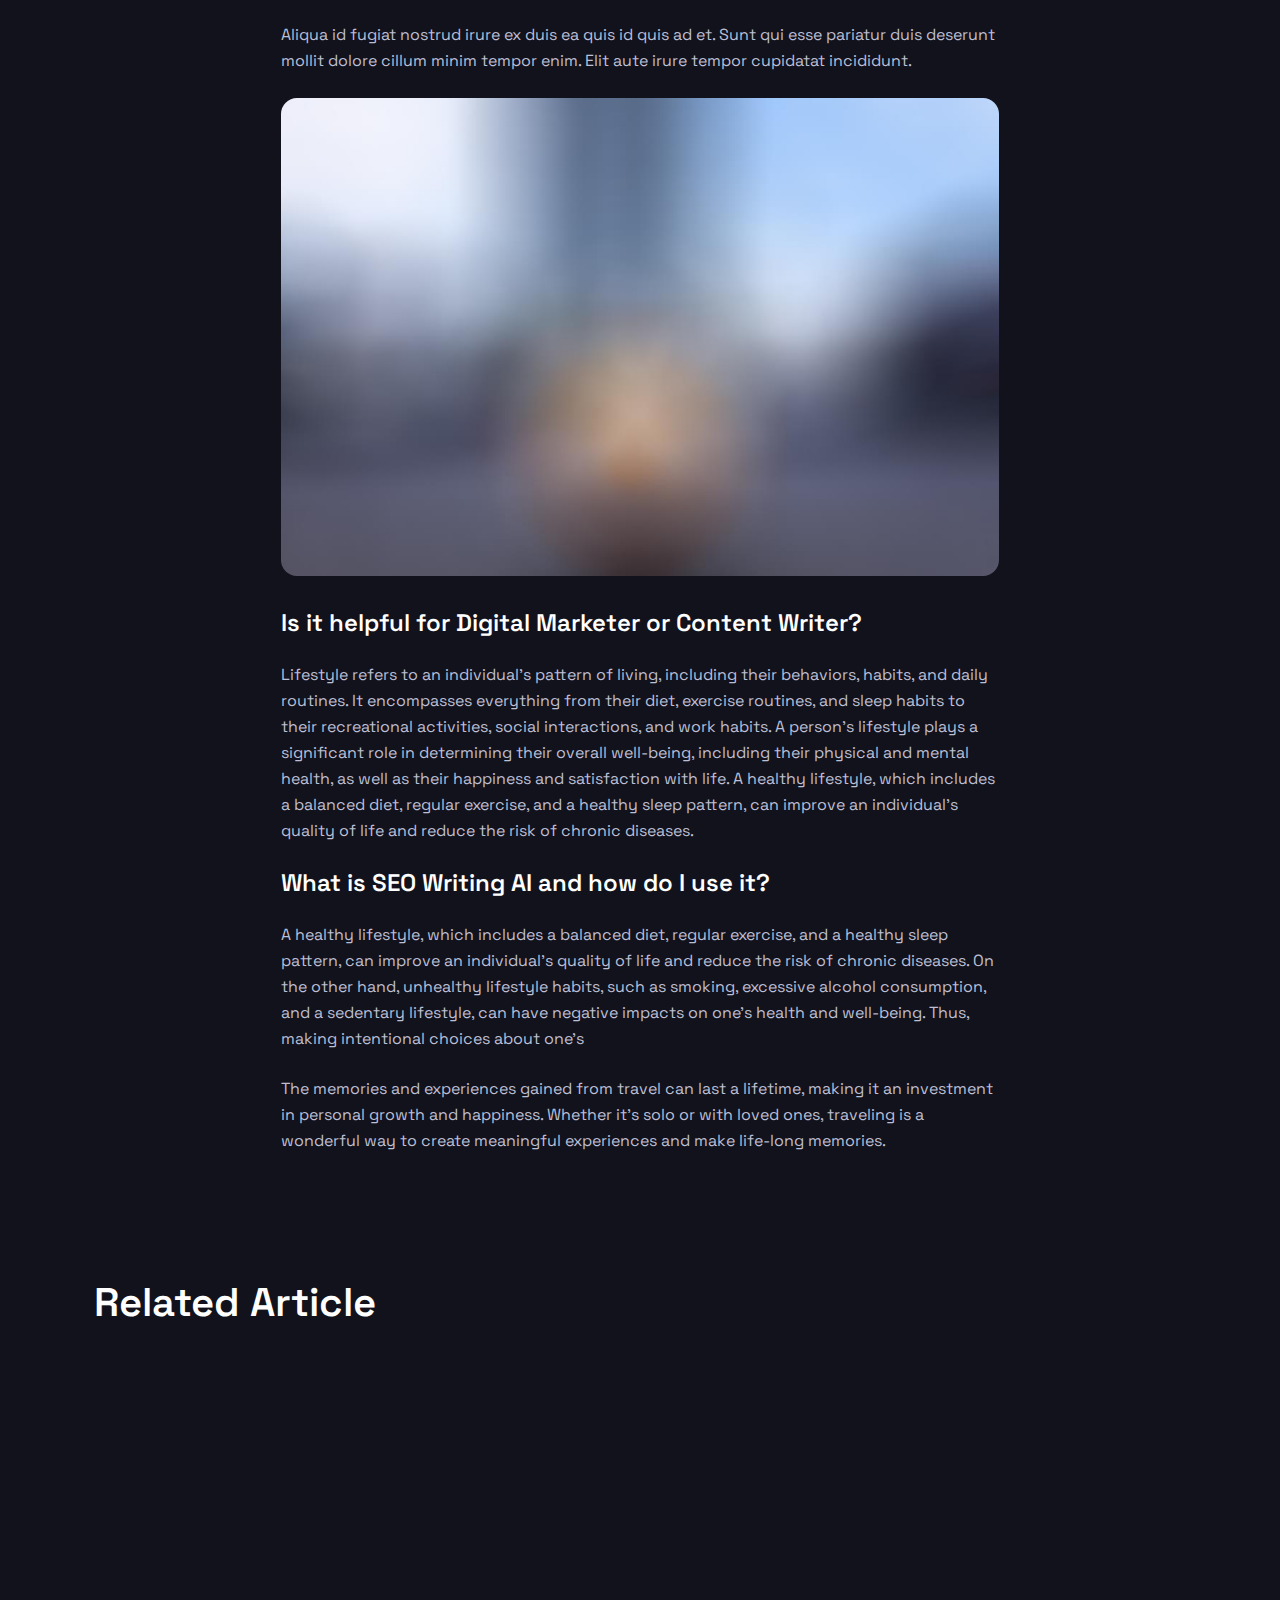
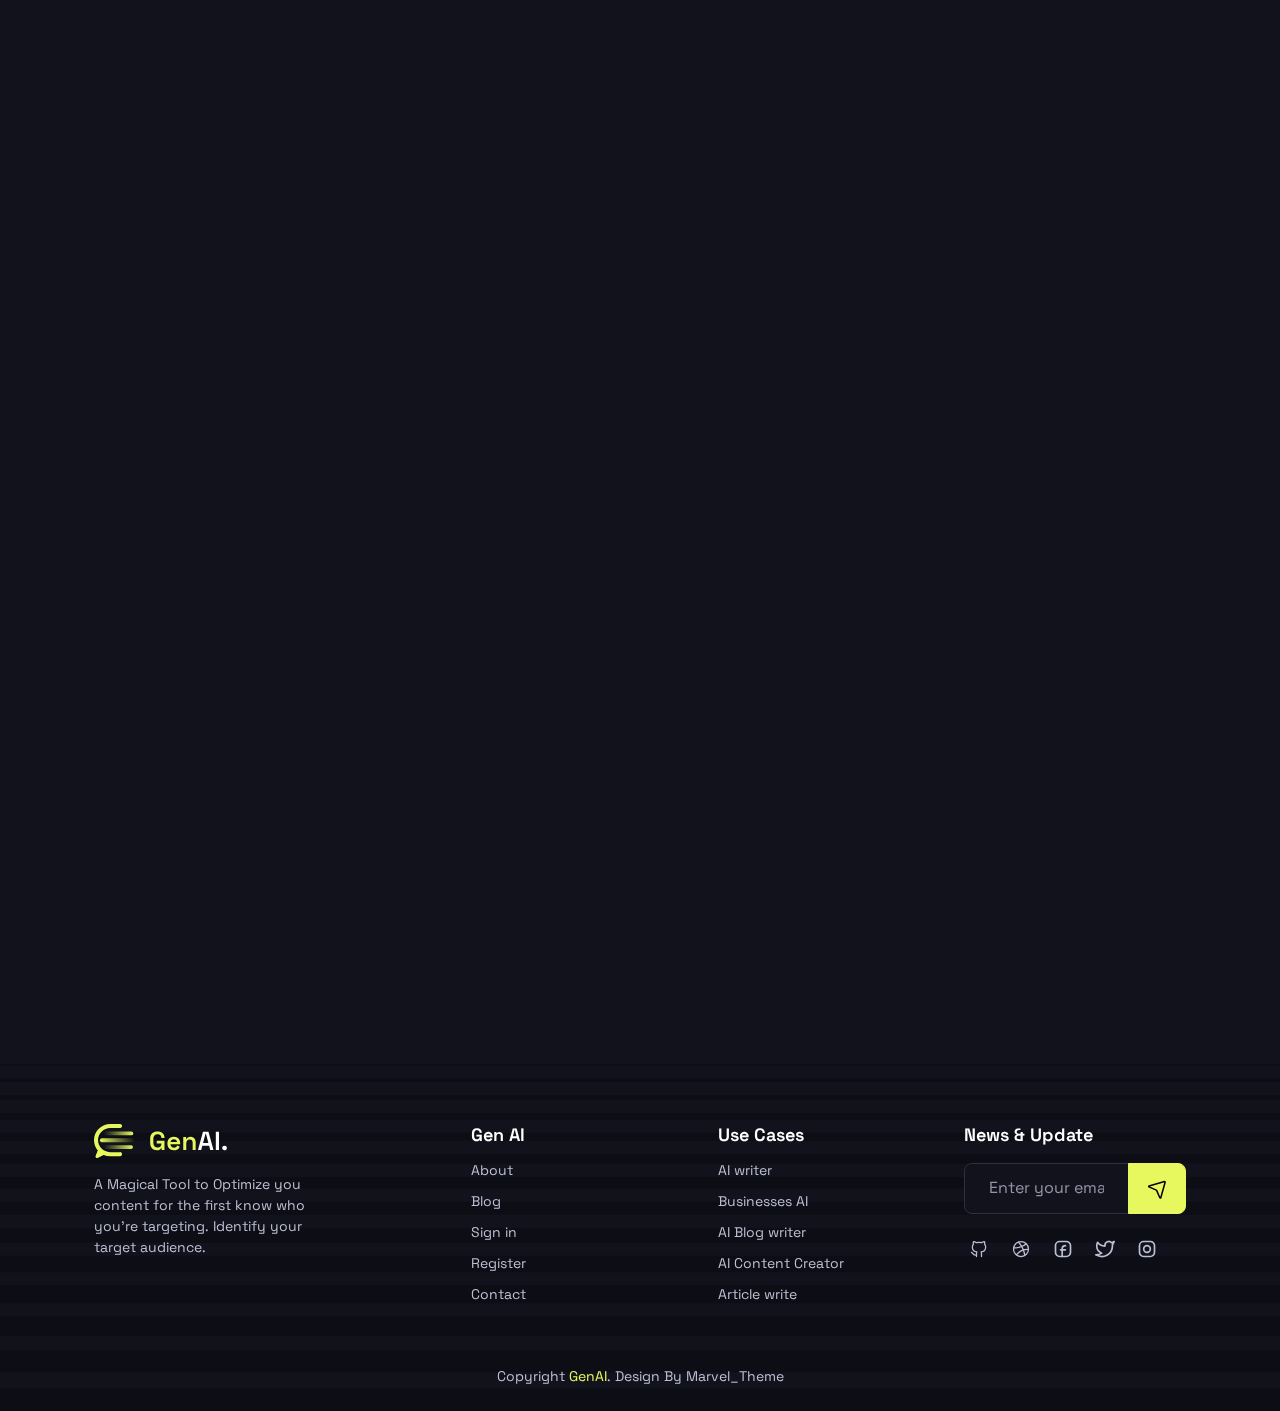
<file: article.html>
<!DOCTYPE html>
<html lang="en" data-bs-theme="dark">

<head>
    <!-- Required meta tags -->
    <meta charset="UTF-8" />
    <meta http-equiv="X-UA-Compatible" content="IE=edge" />
    <meta name="viewport" content="width=device-width, initial-scale=1.0" />

    <!-- Title -->
    <title>GenAI - AI Content Writing & Copywriting HTML5 Landing Page Template</title>

    <!-- SEO meta tags -->
    <meta name="description" content="Author: Marvel Theme, AI content writing and copywriting html5 and Bootstrap 5 landing page template" />

    <!-- Favicon -->
    <link rel="icon" href="assets/images/favicon.svg" type="image/svg+xml" />

    <!-- CSS -->
    <link rel="stylesheet" href="assets/css/plugins.css" />
    <link rel="stylesheet" href="assets/css/style.css" />
</head>

<body>
    <div class="wrapper d-flex flex-column justify-between">
        <nav class="navbar navbar-expand-lg fixed-top bg-dark" data-bs-theme="dark">
            <div class="container">
                <!-- Logo -->
                <a class="navbar-brand" href="index.html">
                    <img src="assets/images/logo.svg" alt="" width="165" />
                </a>

                <!-- Navbar toggler button -->
                <button class="navbar-toggler" type="button" data-bs-toggle="collapse" data-bs-target="#navbarContent" aria-controls="navbarContent" aria-expanded="false" aria-label="Toggle navigation">
                    <div class="navbar-toggler-icon">
                        <span></span>
                        <span></span>
                        <span></span>
                    </div>
                </button>

                <!-- Navbar content -->
                <div class="collapse navbar-collapse" id="navbarContent">
                    <div class="navbar-content-inner ms-lg-auto d-flex flex-column flex-lg-row align-lg-center gap-4 gap-lg-10 p-2 p-lg-0">
                        <ul class="navbar-nav gap-lg-2 gap-xl-5">
                            <li class="nav-item dropdown">
                                <a class="nav-link dropdown-toggle " href="#" role="button" data-bs-toggle="dropdown" aria-expanded="false">
                                    Home
                                </a>
                                <ul class="dropdown-menu">
                                    <li><a class="dropdown-item" href="index.html">Home one</a></li>
                                    <li><a class="dropdown-item" href="index-lite.html">Home one lite</a></li>
                                    <li><a class="dropdown-item" href="index-2.html">Home two</a></li>
                                    <li><a class="dropdown-item" href="index-2-lite.html">Home two lite</a></li>
                                </ul>
                            </li>
                            <li class="nav-item dropdown">
                                <a class="nav-link dropdown-toggle" href="#" role="button" data-bs-toggle="dropdown" aria-expanded="false">
                                    Pages
                                </a>
                                <ul class="dropdown-menu megamenu megamenu-cols-2">
                                    <li><a class="dropdown-item " href="about.html">About</a></li>
                                    <li><a class="dropdown-item " href="about-lite.html">About lite</a></li>
                                    <li><a class="dropdown-item " href="contact.html">Contact</a></li>
                                    <li><a class="dropdown-item " href="contact-lite.html">Contact lite</a></li>
                                    <li><a class="dropdown-item " href="blog.html">Blog</a></li>
                                    <li><a class="dropdown-item " href="blog-lite.html">Blog lite</a></li>
                                    <li><a class="dropdown-item active" href="article.html">Article</a></li>
                                    <li><a class="dropdown-item " href="article-lite.html">Article lite</a></li>
                                    <li><a class="dropdown-item " href="use-cases.html">Use cases</a></li>
                                    <li><a class="dropdown-item " href="use-cases-lite.html">Use cases lite</a></li>
                                    <li><a class="dropdown-item " href="use-cases-details.html">Case details</a></li>
                                    <li><a class="dropdown-item " href="use-cases-details-lite.html">Case details lite</a></li>
                                    <li><a class="dropdown-item " href="pricing-plan.html">Pricing</a></li>
                                    <li><a class="dropdown-item " href="pricing-plan-lite.html">Pricing lite</a></li>
                                    <li><a class="dropdown-item" href="login.html">Login</a></li>
                                    <li><a class="dropdown-item" href="login-lite.html">Login lite</a></li>
                                    <li><a class="dropdown-item" href="register.html">Register</a></li>
                                    <li><a class="dropdown-item" href="register-lite.html">Register lite</a></li>
                                    <li><a class="dropdown-item" href="forgot-password.html">Forgot password</a></li>
                                    <li><a class="dropdown-item" href="forgot-password-lite.html">Forgot password lite</a></li>
                                    <li><a class="dropdown-item " href="404.html">404</a></li>
                                    <li><a class="dropdown-item " href="404-lite.html">404 lite</a></li>
                                </ul>
                            </li>
                            <li class="nav-item">
                                <a class="nav-link " href="use-cases.html">Use cases</a>
                            </li>
                            <li class="nav-item">
                                <a class="nav-link " href="pricing-plan.html">Pricing</a>
                            </li>
                            <li class="nav-item">
                                <a class="nav-link " href="contact.html">Contact</a>
                            </li>
                            <li class="nav-item">
                                <a class="nav-link" href="login.html">Login</a>
                            </li>
                        </ul>
                        <div class="">
                            <a href="login.html" class="btn btn-outline-primary-dark">Get started</a>
                        </div>
                    </div>
                </div>
            </div>
        </nav>


        <main class="flex-grow-1">
            <!-- Page header -->
            <section class="py-10 py-lg-15 bg-striped" data-aos="fade-up-sm" data-aos-delay="50">
                <div class="container">
                    <div class="text-center">
                        <h3 class="text-white mb-2">Article</h3>
                        <nav aria-label="breadcrumb">
                            <ol class="breadcrumb justify-center fs-sm">
                                <li class="breadcrumb-item"><a href="index.html">Home</a></li>
                                <li class="breadcrumb-item active" aria-current="page">Article</li>
                            </ol>
                        </nav>
                    </div>
                </div>
            </section>


            <!-- Article -->
            <section class="pt-20 pb-10 pt-lg-30 pb-lg-15">
                <div class="container">
                    <div class="row justify-center mb-10">
                        <div class="col-lg-8">
                            <h2 class="text-white fw-medium mb-0">
                                In three words I can sum up everything I've learned about life: it goes on
                            </h2>
                        </div>
                    </div>
                    <div class="ratio ratio-21x9 rounded-4 overflow-hidden">
                        <img src="assets/images/blog/1.jpg" alt="" class="img-fluid post-thumbnail w-full h-full object-cover" />
                    </div>
                    <div class="row justify-center mt-8">
                        <div class="col-lg-8">
                            <div class="">
                                <div class="d-flex flex-wrap justify-between align-center mb-6 gap-6">
                                    <div class="d-flex flex-wrap align-center gap-4">
                                        <img src="assets/images/blog/author.jpg" alt="" class="w-8 h-8 object-cover rounded-circle flex-shrink-0" />
                                        <p class="fw-medium mb-0 post-author"><a href="#">Angela B. Harris</a></p>
                                    </div>

                                    <ul class="list-unstyled d-flex flex-wrap align-center fs-sm meta-list mb-0">
                                        <li>Design</li>
                                        <li>14 March 2023</li>
                                        <li>5 Min. Read</li>
                                    </ul>
                                </div>

                                <article class="blog-post">
                                    <p>
                                        The inability to write. Everyone has been there. Even the most seasoned and
                                        well-versed writers and content producers endure mental gaps. Nulla Lorem
                                        mollit cupidatat irure. Laborum magna nulla duis ullamco cillum dolor.
                                        Voluptate exercitation incididunt aliquip deserunt reprehenderit elit
                                        laborum. significant role in determining their overall well-being, including
                                        their physical and mental health, as well as their happiness and
                                        satisfaction with life. A healthy lifestyle, which includes a balanced diet,
                                        regular exercise, and a healthy sleep pattern,
                                    </p>
                                    <p>
                                        Aliqua id fugiat nostrud irure ex duis ea quis id quis ad et. Sunt qui esse
                                        pariatur duis deserunt mollit dolore cillum minim tempor enim. Elit aute
                                        irure tempor cupidatat incididunt.
                                    </p>
                                    <h4>how I churn out 2000 words in 20 minutes</h4>
                                    <p>
                                        Everyone has been there. Even the most seasoned and well-versed writers and
                                        content producers endure mental gaps. Nulla Lorem mollit cupidatat irure.
                                        Laborum magna nulla duis ullamco cillum dolor. Voluptate anyone exercitation
                                        incididunt aliquip deserunt reprehenderit elit laborum.
                                    </p>
                                    <p>
                                        Aliqua id fugiat nostrud irure ex duis ea quis id quis ad et. Sunt qui esse
                                        pariatur duis deserunt mollit dolore cillum minim tempor enim. Elit aute
                                        irure tempor cupidatat incididunt.
                                    </p>

                                    <img src="assets/images/blog/2.jpg" alt="" class="img-fluid rounded-4" />
                                    <h4>Is it helpful for Digital Marketer or Content Writer?</h4>
                                    <p>
                                        Lifestyle refers to an individual's pattern of living, including their
                                        behaviors, habits, and daily routines. It encompasses everything from their
                                        diet, exercise routines, and sleep habits to their recreational activities,
                                        social interactions, and work habits. A person's lifestyle plays a
                                        significant role in determining their overall well-being, including their
                                        physical and mental health, as well as their happiness and satisfaction with
                                        life. A healthy lifestyle, which includes a balanced diet, regular exercise,
                                        and a healthy sleep pattern, can improve an individual's quality of life and
                                        reduce the risk of chronic diseases.
                                    </p>
                                    <h4>What is SEO Writing AI and how do I use it?</h4>
                                    <p>
                                        A healthy lifestyle, which includes a balanced diet, regular exercise, and a
                                        healthy sleep pattern, can improve an individual's quality of life and
                                        reduce the risk of chronic diseases. On the other hand, unhealthy lifestyle
                                        habits, such as smoking, excessive alcohol consumption, and a sedentary
                                        lifestyle, can have negative impacts on one's health and well-being. Thus,
                                        making intentional choices about one's
                                    </p>
                                    <p>
                                        The memories and experiences gained from travel can last a lifetime, making
                                        it an investment in personal growth and happiness. Whether it's solo or with
                                        loved ones, traveling is a wonderful way to create meaningful experiences
                                        and make life-long memories.
                                    </p>
                                </article>
                            </div>
                        </div>
                    </div>
                </div>
            </section>

            <!-- Related posts -->
            <section class="py-10 pb-lg-15">
                <div class="container">
                    <h2 class="text-white mb-10">Related Article</h2>
                    <div class="row row-cols-1 row-cols-md-2 row-cols-lg-3 gx-6 gy-10 gy-lg-16">
                        <div class="col" data-aos="fade-up-sm" data-aos-delay="50">
                            <div class="blog-card card border-0">
                                <div class="card-header border-0 bg-transparent ratio ratio-6x4 rounded overflow-hidden">
                                    <a href="article.html" class="d-block">
                                        <img src="assets/images/thumbnails/1.jpg" alt="" class="img-fluid post-thumbnail w-full h-full object-cover" />
                                    </a>
                                </div>
                                <div class="card-body p-0 mt-6">
                                    <ul class="list-unstyled d-flex flex-wrap align-center fs-sm meta-list">
                                        <li>Design</li>
                                        <li>14 March 2023</li>
                                        <li>5 Min. Read</li>
                                    </ul>

                                    <h4 class="post-title fw-medium mb-0">
                                        <a href="article.html">Best free AI content generator & AI writers for 2023</a>
                                    </h4>
                                </div>
                            </div>
                        </div>
                        <div class="col" data-aos="fade-up-sm" data-aos-delay="100">
                            <div class="blog-card card border-0">
                                <div class="card-header border-0 bg-transparent ratio ratio-6x4 rounded overflow-hidden">
                                    <a href="article.html" class="d-block">
                                        <img src="assets/images/thumbnails/2.jpg" alt="" class="img-fluid post-thumbnail w-full h-full object-cover" />
                                    </a>
                                </div>
                                <div class="card-body p-0 mt-6">
                                    <ul class="list-unstyled d-flex flex-wrap align-center fs-sm meta-list">
                                        <li>ChatGPT</li>
                                        <li>14 March 2023</li>
                                        <li>5 Min. Read</li>
                                    </ul>

                                    <h4 class="post-title fw-medium mb-0">
                                        <a href="article.html">Using AI to Write Articles: how I churn out 2000 words</a>
                                    </h4>
                                </div>
                            </div>
                        </div>
                        <div class="col" data-aos="fade-up-sm" data-aos-delay="150">
                            <div class="blog-card card border-0">
                                <div class="card-header border-0 bg-transparent ratio ratio-6x4 rounded overflow-hidden">
                                    <a href="article.html" class="d-block">
                                        <img src="assets/images/thumbnails/3.jpg" alt="" class="img-fluid post-thumbnail w-full h-full object-cover" />
                                    </a>
                                </div>
                                <div class="card-body p-0 mt-6">
                                    <ul class="list-unstyled d-flex flex-wrap align-center fs-sm meta-list">
                                        <li>AI Tool</li>
                                        <li>14 March 2023</li>
                                        <li>5 Min. Read</li>
                                    </ul>

                                    <h4 class="post-title fw-medium mb-0">
                                        <a href="article.html">Free AI content generator tools and free-forever AI writers in 2023</a>
                                    </h4>
                                </div>
                            </div>
                        </div>
                    </div>
                </div>
            </section>

            <!-- CTA -->
            <section class="cta-section py-10 py-lg-15" data-aos="fade-up-sm" data-aos-offset="150">
                <div class="container">
                    <div class="rounded-5 border position-relative z-1 bg-dark-blue-4">
                        <div class="animate-scale position-absolute w-full h-full z-n1">
                            <img src="assets/images/shapes/blurry-shape-4.svg" alt="" class="bg-shape img-fluid" />
                        </div>
                        <div class="row justify-center">
                            <div class="col-lg-10">
                                <div class="text-center pt-6 px-6 pt-md-10 px-md-10 pt-lg-18 px-lg-18">
                                    <h2 class="mb-6 text-white">
                                        Using
                                        <span class="text-primary-dark">GenAI</span>
                                        you can save hours each week creating long-form content.
                                    </h2>
                                    <a href="login.html" class="btn btn-primary-dark">Get Started Free</a>
                                    <div class="cta-image-container mt-10">
                                        <svg xmlns="http://www.w3.org/2000/svg" fill="none" viewBox="0 0 34 90" class="text-primary-dark arrow-shape">
                                            <path fill="currentColor" d="M3.724 2.303c8.095 4.54 13.968 13.648 16.408 22.434 2.336 8.415 2.426 20.276-5.705 25.79-2.961 2.01-7.092 2.24-8.781-1.444-1.571-3.422.29-7.096 3.683-8.452 9.162-3.663 16.334 8.02 18.234 15.324a30.563 30.563 0 0 1 .279 14.195c-.952 4.334-2.866 9.283-6.298 12.254-.494.427-1.3-.29-.971-.84 1.77-2.928 3.677-5.571 4.79-8.851 1.155-3.405 1.62-7.048 1.44-10.626-.358-7.103-3.568-15.745-10.125-19.354-3.476-1.912-10.316-1.353-10.055 3.973.107 2.158 1.647 4.035 3.933 3.81 2.086-.209 4.001-1.766 5.333-3.279 5.427-6.16 4.857-15.89 2.67-23.215a39.21 39.21 0 0 0-5.682-11.577c-2.69-3.76-6.017-6.61-9.592-9.472-.35-.277.039-.896.44-.67Z" />
                                            <path fill="currentColor" d="M1.562.977c9.931 2.79 17.058 11.508 19.312 21.4 1.085 4.762 1.187 9.7.548 14.54-.653 4.937-1.854 10.549-4.949 14.589-2.156 2.82-7.305 5.961-10.266 2.388-2.608-3.142-2.18-9.094.45-12.093 2.945-3.356 8.048-2.969 11.491-.718 4.112 2.688 6.675 7.596 8.265 12.12 3.48 9.905 2.395 21.33-3.11 30.327-.527.858-1.947.203-1.423-.676 3.935-6.565 5.559-14.253 4.688-21.84-.443-3.864-1.552-7.677-3.306-11.147-2.011-3.973-5.078-8.396-9.854-8.994-5.273-.66-7.99 4.089-7.3 8.82.403 2.76 1.938 4.99 5.042 4.079 2.519-.74 4.35-3.051 5.51-5.296 3.708-7.194 4.563-16.802 3.066-24.658C17.848 13.969 11.217 4.92 1.373 1.995.736 1.812.917.797 1.563.977Z" />
                                            <path fill="currentColor" d="M21.218 73.052c.375 2.062.446 4.204.634 6.29.088.987.18 1.975.266 2.964.04.457-.025 2.873.383 3.085.21.11 2.177-1.456 2.452-1.64l2.452-1.641c1.595-1.065 3.329-2.678 5.205-3.148.671-.169 1.174.542.746 1.106-.792 1.05-1.99 1.644-3.08 2.36-1.23.812-2.464 1.62-3.695 2.432-1.142.748-3.43 3.037-4.974 2.3-1.476-.7-.955-3.793-1.042-5.105-.198-2.945-.602-5.957-.531-8.906a.595.595 0 0 1 1.184-.097Z" />
                                            <path fill="currentColor" d="M21.773 73.169c-.032 2.254-.679 4.55-.972 6.789-.338 2.597-.601 5.224-.564 7.844-.465-.225-.933-.454-1.398-.68a76.772 76.772 0 0 0 6.002-4.227c1.876-1.465 3.568-3.521 5.632-4.678.6-.336 1.581.26 1.137.983-1.181 1.924-3.415 3.456-5.165 4.844a64.808 64.808 0 0 1-6.607 4.574c-.694.421-1.465-.14-1.385-.91.27-2.565.462-5.128.849-7.683.348-2.297.616-4.895 1.59-7.019.19-.398.887-.308.88.163Z" />
                                            <path fill="currentColor" d="M22.85 71.546c-.873 5.764-1.778 11.525-2.588 17.298-.462-.304-.922-.605-1.384-.91 2.439-1.254 4.864-2.527 7.207-3.954 2.158-1.317 4.212-3.127 6.536-4.109.733-.31 1.331.688.841 1.25-1.713 1.972-4.396 3.318-6.619 4.634-2.326 1.378-4.712 2.663-7.172 3.78-.633.287-1.294-.395-1.174-1.015 1.098-5.725 2.104-11.464 3.137-17.2.137-.79 1.337-.563 1.215.226Z" />
                                        </svg>
                                        <div class="cta-img rounded-top-4">
                                            <img src="assets/images/screens/screen-1.jpg" alt="" class="img-fluid w-full h-full object-cover" />
                                        </div>
                                    </div>
                                </div>
                            </div>
                        </div>
                    </div>
                </div>
            </section>

        </main>

        <!-- Footer -->
        <footer class="footer bg-striped pt-10 pt-lg-15">
            <div class="container">
                <div class="row g-10">
                    <div class="col-lg-9 col-xl-8 order-lg-2">
                        <div class="row g-6">
                            <div class="col-md-4 col-lg-4">
                                <div class="footer-widget text-center text-md-start">
                                    <h6 class="text-white mb-2">Gen AI</h6>
                                    <ul class="link-list list-unstyled mb-0">
                                        <li>
                                            <a href="about.html">About</a>
                                        </li>
                                        <li>
                                            <a href="blog.html">Blog</a>
                                        </li>
                                        <li>
                                            <a href="login.html">Sign in</a>
                                        </li>
                                        <li>
                                            <a href="register.html">Register</a>
                                        </li>
                                        <li>
                                            <a href="contact.html">Contact</a>
                                        </li>
                                    </ul>
                                </div>
                            </div>
                            <div class="col-md-4 col-lg-4">
                                <div class="footer-widget text-center text-md-start">
                                    <h6 class="text-white mb-2">Use Cases</h6>
                                    <ul class="link-list list-unstyled mb-0">
                                        <li>
                                            <a href="use-cases-details.html">AI writer</a>
                                        </li>
                                        <li>
                                            <a href="use-cases-details.html">Businesses AI</a>
                                        </li>
                                        <li>
                                            <a href="use-cases-details.html">AI Blog writer</a>
                                        </li>
                                        <li>
                                            <a href="use-cases-details.html">AI Content Creator</a>
                                        </li>
                                        <li>
                                            <a href="use-cases-details.html">Article write</a>
                                        </li>
                                    </ul>
                                </div>
                            </div>
                            <div class="col-md-4 col-lg-4">
                                <div class="footer-widget text-center text-md-start">
                                    <h6 class="text-white mb-4">News & Update</h6>
                                    <form action="#">
                                        <div class="input-group">
                                            <input type="email" class="form-control" placeholder="Enter your email" />
                                            <button class="btn btn-primary-dark px-4" type="button">
                                                <svg xmlns="http://www.w3.org/2000/svg" fill="none" viewBox="0 0 24 24" width="24" height="24">
                                                    <path stroke="currentColor" stroke-linecap="round" stroke-linejoin="round" stroke-width="1.5" d="m4.031 8.917 15.477-4.334a.5.5 0 0 1 .616.617l-4.333 15.476a.5.5 0 0 1-.94.067l-3.248-7.382a.5.5 0 0 0-.256-.257L3.965 9.856a.5.5 0 0 1 .066-.94v0Z" />
                                                </svg>
                                            </button>
                                        </div>
                                    </form>
                                    <ul class="list-unstyled d-flex flex-wrap align-center justify-center justify-md-start gap-3 social-list mb-0 mt-5">
                                        <li>
                                            <a href="#">
                                                <svg xmlns="http://www.w3.org/2000/svg" fill="none" stroke="currentColor" stroke-linecap="round" stroke-linejoin="round" stroke-width="1.5" viewBox="0 0 24 24">
                                                    <path stroke="none" d="M0 0h24v24H0z" />
                                                    <path d="M9 19c-4.3 1.4-4.3-2.5-6-3m12 5v-3.5c0-1 .1-1.4-.5-2 2.8-.3 5.5-1.4 5.5-6a4.6 4.6 0 0 0-1.3-3.2 4.2 4.2 0 0 0-.1-3.2s-1.1-.3-3.5 1.3a12.3 12.3 0 0 0-6.2 0C6.5 2.8 5.4 3.1 5.4 3.1a4.2 4.2 0 0 0-.1 3.2A4.6 4.6 0 0 0 4 9.5c0 4.6 2.7 5.7 5.5 6-.6.6-.6 1.2-.5 2V21" />
                                                </svg>
                                            </a>
                                        </li>
                                        <li>
                                            <a href="#">
                                                <svg xmlns="http://www.w3.org/2000/svg" fill="none" stroke="currentColor" stroke-linecap="round" stroke-linejoin="round" stroke-width="1.5" class="icon icon-tabler icon-tabler-brand-dribbble" viewBox="0 0 24 24">
                                                    <path stroke="none" d="M0 0h24v24H0z" />
                                                    <circle cx="12" cy="12" r="9" />
                                                    <path d="M9 3.6c5 6 7 10.5 7.5 16.2" />
                                                    <path d="M6.4 19c3.5-3.5 6-6.5 14.5-6.4M3.1 10.75c5 0 9.814-.38 15.314-5" />
                                                </svg>
                                            </a>
                                        </li>
                                        <li>
                                            <a href="#">
                                                <svg xmlns="http://www.w3.org/2000/svg" fill="none" viewBox="0 0 18 18">
                                                    <path stroke="currentColor" stroke-linecap="round" stroke-linejoin="round" stroke-width="1.5" d="M15.75 6v6A3.75 3.75 0 0 1 12 15.75H6A3.75 3.75 0 0 1 2.25 12V6A3.75 3.75 0 0 1 6 2.25h6A3.75 3.75 0 0 1 15.75 6Z" />
                                                    <path stroke="currentColor" stroke-linecap="round" stroke-linejoin="round" stroke-width="1.5" d="M8.25 15.75V9c0-1.641.375-3 3-3m-4.5 3.75h4.5" />
                                                </svg>
                                            </a>
                                        </li>
                                        <li>
                                            <a href="#">
                                                <svg xmlns="http://www.w3.org/2000/svg" fill="none" viewBox="0 0 18 18">
                                                    <path stroke="currentColor" stroke-linecap="round" stroke-linejoin="round" stroke-width="1.5" d="M17.25 2.258s-1.514.894-2.355 1.147A3.36 3.36 0 0 0 9 5.655v.75a7.995 7.995 0 0 1-6.75-3.397s-3 6.75 3.75 9.75a8.73 8.73 0 0 1-5.25 1.5c6.75 3.75 15 0 15-8.625a3.34 3.34 0 0 0-.06-.623c.765-.754 1.56-2.752 1.56-2.752Z" />
                                                </svg>
                                            </a>
                                        </li>
                                        <li>
                                            <a href="#">
                                                <svg xmlns="http://www.w3.org/2000/svg" fill="none" viewBox="0 0 18 18">
                                                    <path stroke="currentColor" stroke-linecap="round" stroke-linejoin="round" stroke-width="1.5" d="M9 12a3 3 0 1 0 0-6 3 3 0 0 0 0 6v0Z" />
                                                    <path stroke="currentColor" stroke-width="1.5" d="M2.25 12V6A3.75 3.75 0 0 1 6 2.25h6A3.75 3.75 0 0 1 15.75 6v6A3.75 3.75 0 0 1 12 15.75H6A3.75 3.75 0 0 1 2.25 12Z" />
                                                </svg>
                                            </a>
                                        </li>
                                    </ul>
                                </div>
                            </div>
                        </div>
                    </div>
                    <div class="col-lg-3 order-lg-1 me-auto">
                        <div class="footer-widget text-center text-lg-start">
                            <a href="">
                                <img src="assets/images/logo.svg" alt="" class="img-fluid" width="135" />
                            </a>
                            <p class="fs-sm mb-0 mt-4">
                                A Magical Tool to Optimize you content for the first know who you're targeting. Identify your
                                target audience.
                            </p>
                        </div>
                    </div>
                </div>

                <div class="text-center py-6 mt-8">
                    <p class="fs-sm mb-0">Copyright <span class="text-primary-dark">GenAI</span>. Design By Marvel_Theme</p>
                </div>
            </div>
        </footer>

    </div>


    <!-- JS -->
    <script src="assets/js/plugins.js"></script>
    <script src="assets/js/main.js"></script>

</body>

</html>
</file>
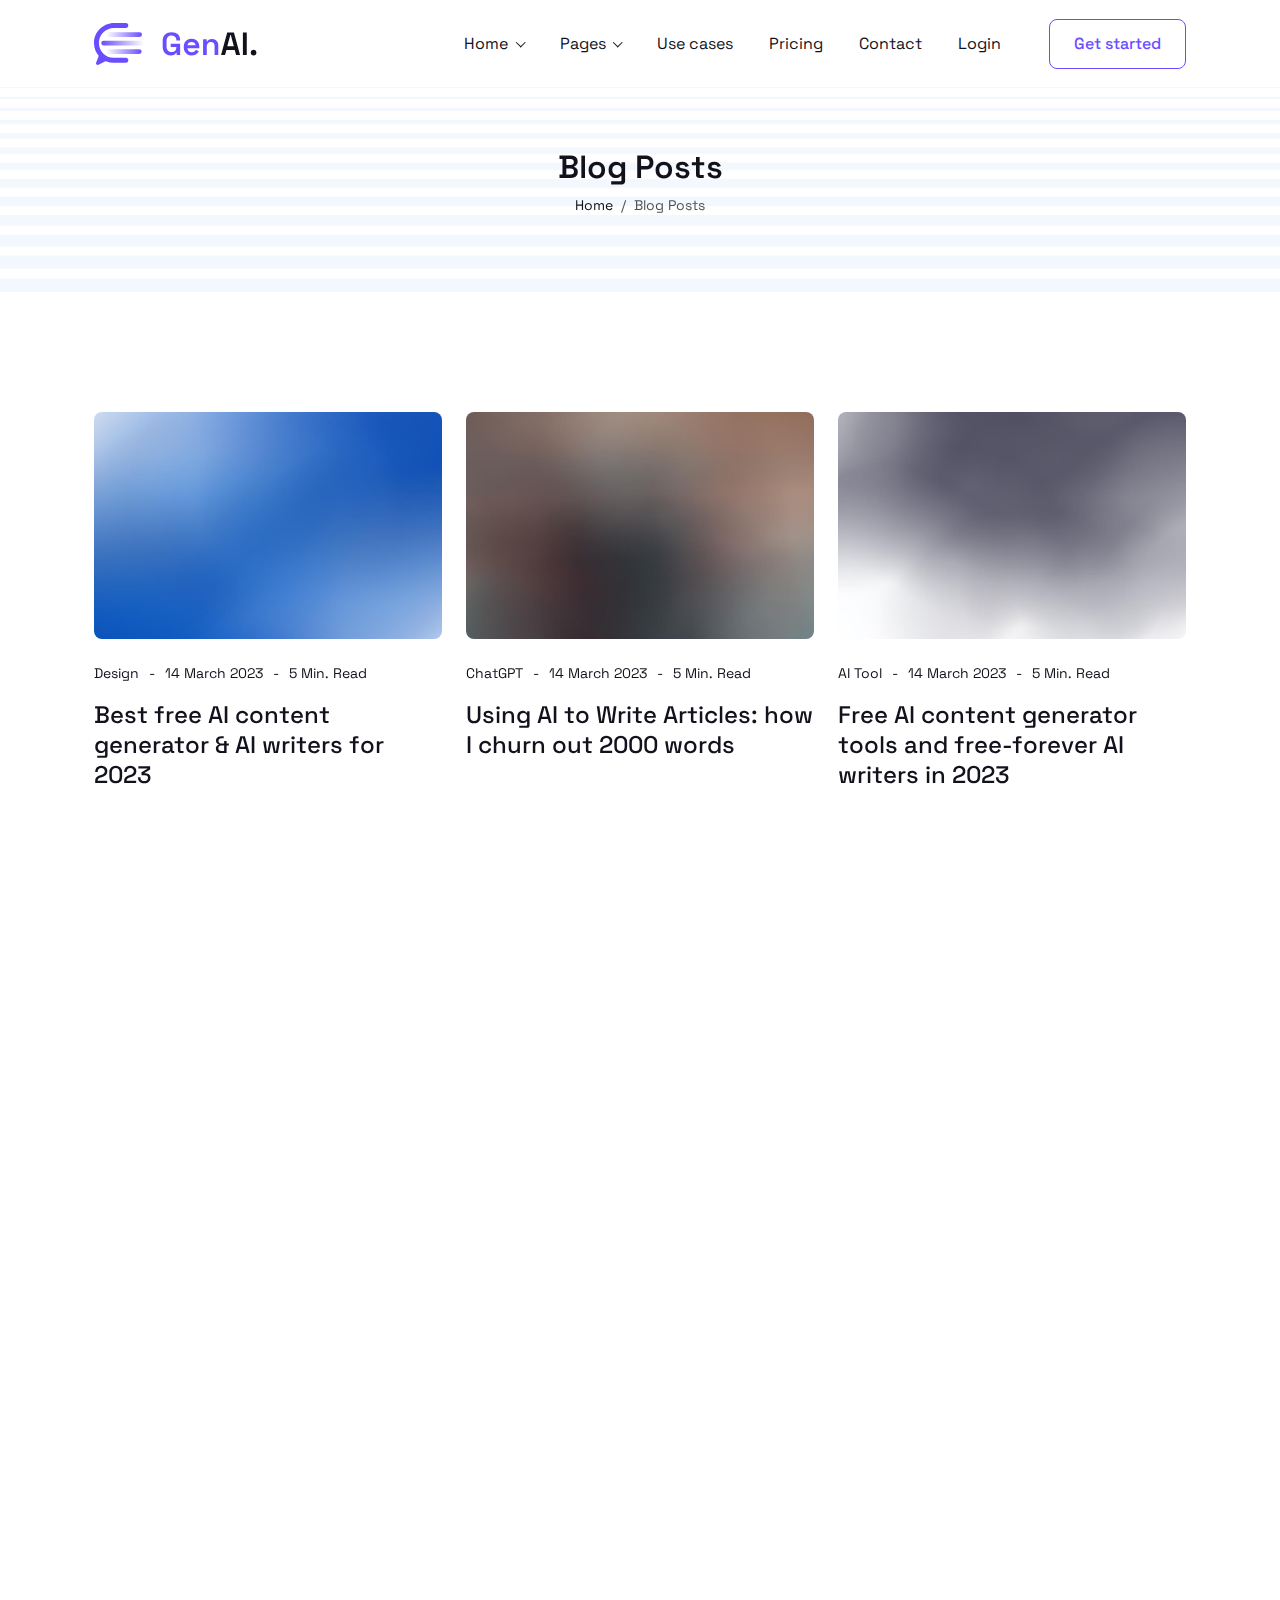
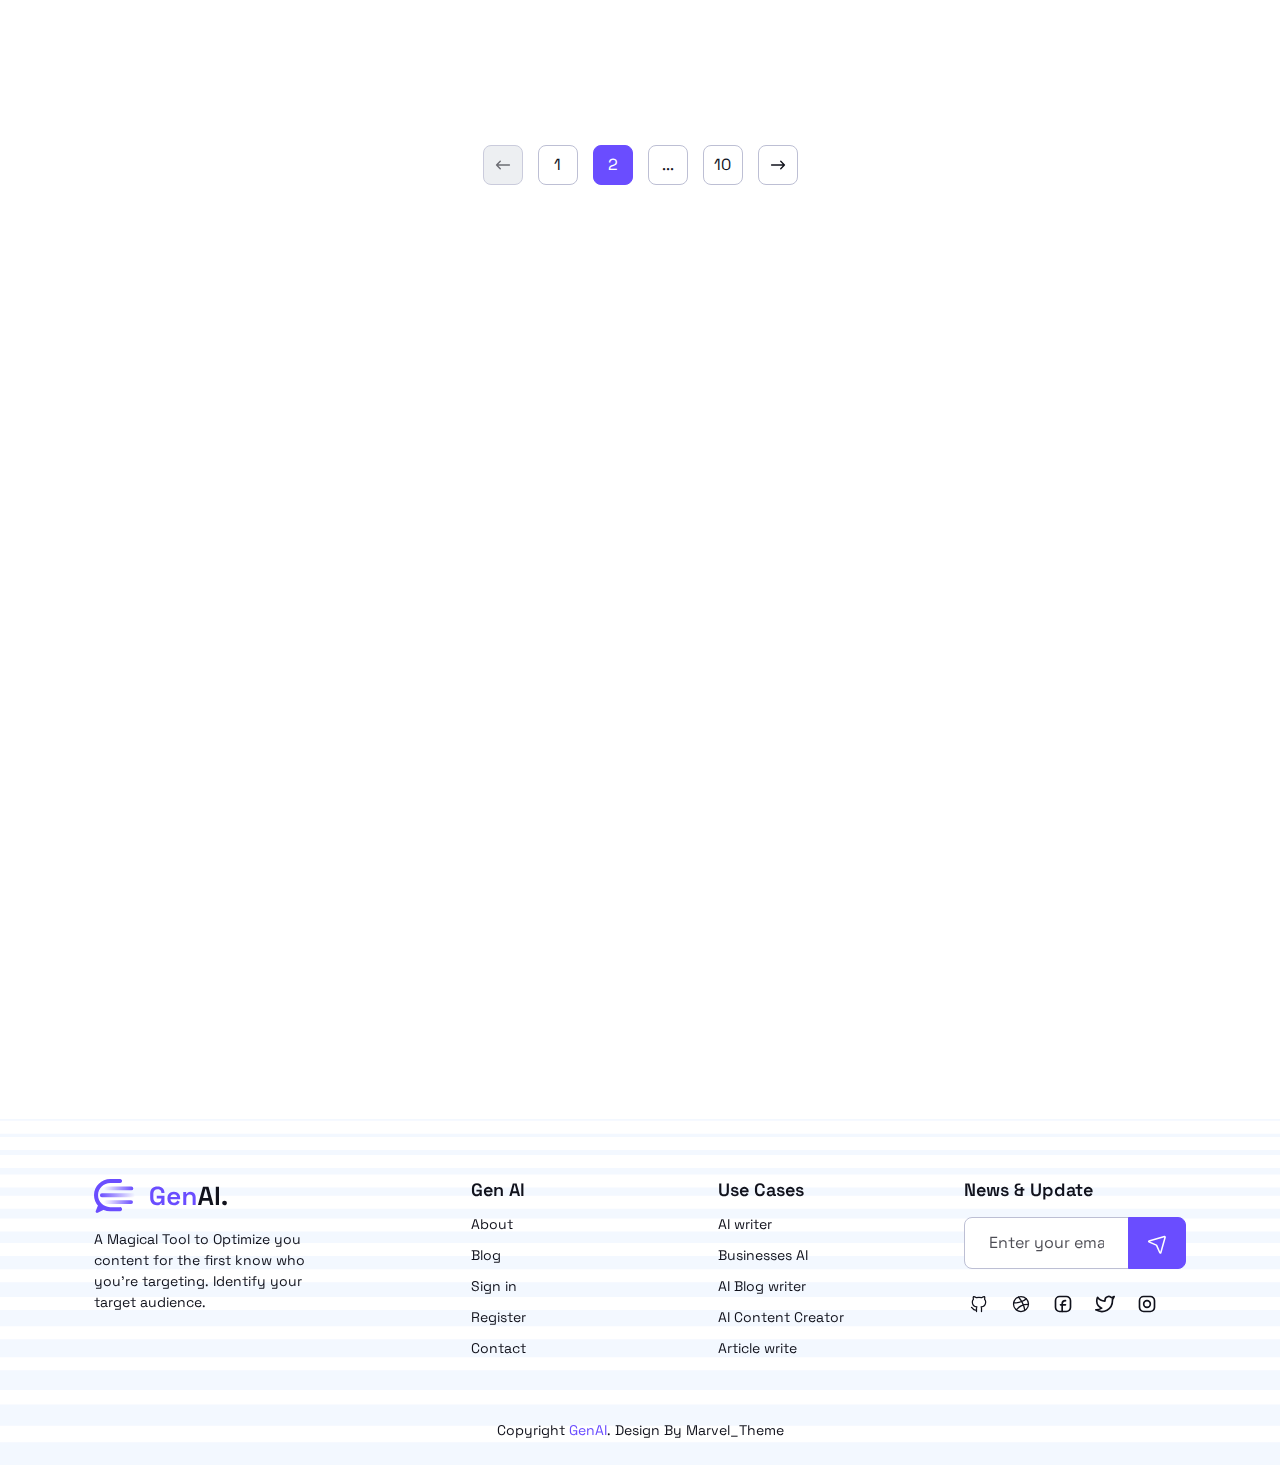
<file: blog-lite.html>
<!DOCTYPE html>
<html lang="en">

<head>
    <!-- Required meta tags -->
    <meta charset="UTF-8" />
    <meta http-equiv="X-UA-Compatible" content="IE=edge" />
    <meta name="viewport" content="width=device-width, initial-scale=1.0" />

    <!-- Title -->
    <title>GenAI - AI Content Writing & Copywriting HTML5 Landing Page Template</title>

    <!-- SEO meta tags -->
    <meta name="description" content="Author: Marvel Theme, AI content writing and copywriting html5 and Bootstrap 5 landing page template" />

    <!-- Favicon -->
    <link rel="icon" href="assets/images/favicon.svg" type="image/svg+xml" />

    <!-- CSS -->
    <link rel="stylesheet" href="assets/css/plugins.css" />
    <link rel="stylesheet" href="assets/css/style.css" />
</head>

<body>
    <div class="wrapper d-flex flex-column justify-between">
        <nav class="navbar navbar-expand-lg fixed-top bg-white">
            <div class="container">
                <!-- Logo -->
                <a class="navbar-brand" href="index.html">
                    <img src="assets/images/logo-blue.svg" alt="" width="165" />
                </a>

                <!-- Navbar toggler button -->
                <button class="navbar-toggler" type="button" data-bs-toggle="collapse" data-bs-target="#navbarContent" aria-controls="navbarContent" aria-expanded="false" aria-label="Toggle navigation">
                    <div class="navbar-toggler-icon">
                        <span></span>
                        <span></span>
                        <span></span>
                    </div>
                </button>

                <!-- Navbar content -->
                <div class="collapse navbar-collapse" id="navbarContent">
                    <div class="navbar-content-inner ms-lg-auto d-flex flex-column flex-lg-row align-lg-center gap-4 gap-lg-10 p-2 p-lg-0">
                        <ul class="navbar-nav gap-lg-2 gap-xl-5">
                            <li class="nav-item dropdown">
                                <a class="nav-link dropdown-toggle " href="#" role="button" data-bs-toggle="dropdown" aria-expanded="false">
                                    Home
                                </a>
                                <ul class="dropdown-menu">
                                    <li><a class="dropdown-item" href="index.html">Home one</a></li>
                                    <li><a class="dropdown-item" href="index-lite.html">Home one lite</a></li>
                                    <li><a class="dropdown-item" href="index-2.html">Home two</a></li>
                                    <li><a class="dropdown-item" href="index-2-lite.html">Home two lite</a></li>
                                </ul>
                            </li>
                            <li class="nav-item dropdown">
                                <a class="nav-link dropdown-toggle" href="#" role="button" data-bs-toggle="dropdown" aria-expanded="false">
                                    Pages
                                </a>
                                <ul class="dropdown-menu megamenu megamenu-cols-2">
                                    <li><a class="dropdown-item " href="about.html">About</a></li>
                                    <li><a class="dropdown-item " href="about-lite.html">About lite</a></li>
                                    <li><a class="dropdown-item " href="contact.html">Contact</a></li>
                                    <li><a class="dropdown-item " href="contact-lite.html">Contact lite</a></li>
                                    <li><a class="dropdown-item " href="blog.html">Blog</a></li>
                                    <li><a class="dropdown-item active" href="blog-lite.html">Blog lite</a></li>
                                    <li><a class="dropdown-item " href="article.html">Article</a></li>
                                    <li><a class="dropdown-item " href="article-lite.html">Article lite</a></li>
                                    <li><a class="dropdown-item " href="use-cases.html">Use cases</a></li>
                                    <li><a class="dropdown-item " href="use-cases-lite.html">Use cases lite</a></li>
                                    <li><a class="dropdown-item " href="use-cases-details.html">Case details</a></li>
                                    <li><a class="dropdown-item " href="use-cases-details-lite.html">Case details lite</a></li>
                                    <li><a class="dropdown-item " href="pricing-plan.html">Pricing</a></li>
                                    <li><a class="dropdown-item " href="pricing-plan-lite.html">Pricing lite</a></li>
                                    <li><a class="dropdown-item" href="login.html">Login</a></li>
                                    <li><a class="dropdown-item" href="login-lite.html">Login lite</a></li>
                                    <li><a class="dropdown-item" href="register.html">Register</a></li>
                                    <li><a class="dropdown-item" href="register-lite.html">Register lite</a></li>
                                    <li><a class="dropdown-item" href="forgot-password.html">Forgot password</a></li>
                                    <li><a class="dropdown-item" href="forgot-password-lite.html">Forgot password lite</a></li>
                                    <li><a class="dropdown-item " href="404.html">404</a></li>
                                    <li><a class="dropdown-item " href="404-lite.html">404 lite</a></li>
                                </ul>
                            </li>
                            <li class="nav-item">
                                <a class="nav-link " href="use-cases.html">Use cases</a>
                            </li>
                            <li class="nav-item">
                                <a class="nav-link " href="pricing-plan.html">Pricing</a>
                            </li>
                            <li class="nav-item">
                                <a class="nav-link " href="contact.html">Contact</a>
                            </li>
                            <li class="nav-item">
                                <a class="nav-link" href="login.html">Login</a>
                            </li>
                        </ul>
                        <div class="">
                            <a href="login.html" class="btn btn-outline-primary">Get started</a>
                        </div>
                    </div>
                </div>
            </div>
        </nav>


        <main class="flex-grow-1">
            <!-- Page Header -->
            <section class="py-10 py-lg-15 bg-striped" data-aos="fade-up-sm" data-aos-delay="50">
                <div class="container">
                    <div class="text-center">
                        <h3 class=" mb-2">Blog Posts</h3>
                        <nav aria-label="breadcrumb">
                            <ol class="breadcrumb justify-center fs-sm">
                                <li class="breadcrumb-item"><a href="index.html">Home</a></li>
                                <li class="breadcrumb-item active" aria-current="page">Blog Posts</li>
                            </ol>
                        </nav>
                    </div>
                </div>
            </section>


            <!-- Blog -->
            <section class="pt-20 pb-10 pt-lg-30 pb-lg-15">
                <div class="container">
                    <div class="row row-cols-1 row-cols-md-2 row-cols-lg-3 gx-6 gy-10 gy-lg-16">
                        <div class="col" data-aos="fade-up-sm" data-aos-delay="50">
                            <div class="blog-card card border-0">
                                <div class="card-header border-0 bg-transparent ratio ratio-6x4 rounded overflow-hidden">
                                    <a href="article.html" class="d-block">
                                        <img src="assets/images/thumbnails/1.jpg" alt="" class="img-fluid post-thumbnail w-full h-full object-cover" />
                                    </a>
                                </div>
                                <div class="card-body p-0 mt-6">
                                    <ul class="list-unstyled d-flex flex-wrap align-center fs-sm meta-list">
                                        <li>Design</li>
                                        <li>14 March 2023</li>
                                        <li>5 Min. Read</li>
                                    </ul>

                                    <h4 class="post-title fw-medium mb-0">
                                        <a href="article.html">Best free AI content generator & AI writers for 2023</a>
                                    </h4>
                                </div>
                            </div>
                        </div>
                        <div class="col" data-aos="fade-up-sm" data-aos-delay="100">
                            <div class="blog-card card border-0">
                                <div class="card-header border-0 bg-transparent ratio ratio-6x4 rounded overflow-hidden">
                                    <a href="article.html" class="d-block">
                                        <img src="assets/images/thumbnails/2.jpg" alt="" class="img-fluid post-thumbnail w-full h-full object-cover" />
                                    </a>
                                </div>
                                <div class="card-body p-0 mt-6">
                                    <ul class="list-unstyled d-flex flex-wrap align-center fs-sm meta-list">
                                        <li>ChatGPT</li>
                                        <li>14 March 2023</li>
                                        <li>5 Min. Read</li>
                                    </ul>

                                    <h4 class="post-title fw-medium mb-0">
                                        <a href="article.html">Using AI to Write Articles: how I churn out 2000 words</a>
                                    </h4>
                                </div>
                            </div>
                        </div>
                        <div class="col" data-aos="fade-up-sm" data-aos-delay="150">
                            <div class="blog-card card border-0">
                                <div class="card-header border-0 bg-transparent ratio ratio-6x4 rounded overflow-hidden">
                                    <a href="article.html" class="d-block">
                                        <img src="assets/images/thumbnails/3.jpg" alt="" class="img-fluid post-thumbnail w-full h-full object-cover" />
                                    </a>
                                </div>
                                <div class="card-body p-0 mt-6">
                                    <ul class="list-unstyled d-flex flex-wrap align-center fs-sm meta-list">
                                        <li>AI Tool</li>
                                        <li>14 March 2023</li>
                                        <li>5 Min. Read</li>
                                    </ul>

                                    <h4 class="post-title fw-medium mb-0">
                                        <a href="article.html">Free AI content generator tools and free-forever AI writers in 2023</a>
                                    </h4>
                                </div>
                            </div>
                        </div>
                        <div class="col" data-aos="fade-up-sm" data-aos-delay="50">
                            <div class="blog-card card border-0">
                                <div class="card-header border-0 bg-transparent ratio ratio-6x4 rounded overflow-hidden">
                                    <a href="article.html" class="d-block">
                                        <img src="assets/images/thumbnails/4.jpg" alt="" class="img-fluid post-thumbnail w-full h-full object-cover" />
                                    </a>
                                </div>
                                <div class="card-body p-0 mt-6">
                                    <ul class="list-unstyled d-flex flex-wrap align-center fs-sm meta-list">
                                        <li>Design</li>
                                        <li>14 March 2023</li>
                                        <li>5 Min. Read</li>
                                    </ul>

                                    <h4 class="post-title fw-medium mb-0">
                                        <a href="article.html">Best free AI content generator & AI writers for 2023</a>
                                    </h4>
                                </div>
                            </div>
                        </div>
                        <div class="col" data-aos="fade-up-sm" data-aos-delay="100">
                            <div class="blog-card card border-0">
                                <div class="card-header border-0 bg-transparent ratio ratio-6x4 rounded overflow-hidden">
                                    <a href="article.html" class="d-block">
                                        <img src="assets/images/thumbnails/5.jpg" alt="" class="img-fluid post-thumbnail w-full h-full object-cover" />
                                    </a>
                                </div>
                                <div class="card-body p-0 mt-6">
                                    <ul class="list-unstyled d-flex flex-wrap align-center fs-sm meta-list">
                                        <li>ChatGPT</li>
                                        <li>14 March 2023</li>
                                        <li>5 Min. Read</li>
                                    </ul>

                                    <h4 class="post-title fw-medium mb-0">
                                        <a href="article.html">Using AI to Write Articles: how I churn out 2000 words</a>
                                    </h4>
                                </div>
                            </div>
                        </div>
                        <div class="col" data-aos="fade-up-sm" data-aos-delay="150">
                            <div class="blog-card card border-0">
                                <div class="card-header border-0 bg-transparent ratio ratio-6x4 rounded overflow-hidden">
                                    <a href="article.html" class="d-block">
                                        <img src="assets/images/thumbnails/6.jpg" alt="" class="img-fluid post-thumbnail w-full h-full object-cover" />
                                    </a>
                                </div>
                                <div class="card-body p-0 mt-6">
                                    <ul class="list-unstyled d-flex flex-wrap align-center fs-sm meta-list">
                                        <li>AI Tool</li>
                                        <li>14 March 2023</li>
                                        <li>5 Min. Read</li>
                                    </ul>

                                    <h4 class="post-title fw-medium mb-0">
                                        <a href="article.html">Free AI content generator tools and free-forever AI writers in 2023</a>
                                    </h4>
                                </div>
                            </div>
                        </div>
                        <div class="col" data-aos="fade-up-sm" data-aos-delay="50">
                            <div class="blog-card card border-0">
                                <div class="card-header border-0 bg-transparent ratio ratio-6x4 rounded overflow-hidden">
                                    <a href="article.html" class="d-block">
                                        <img src="assets/images/thumbnails/7.jpg" alt="" class="img-fluid post-thumbnail w-full h-full object-cover" />
                                    </a>
                                </div>
                                <div class="card-body p-0 mt-6">
                                    <ul class="list-unstyled d-flex flex-wrap align-center fs-sm meta-list">
                                        <li>Design</li>
                                        <li>14 March 2023</li>
                                        <li>5 Min. Read</li>
                                    </ul>

                                    <h4 class="post-title fw-medium mb-0">
                                        <a href="article.html">Best free AI content generator & AI writers for 2023</a>
                                    </h4>
                                </div>
                            </div>
                        </div>
                        <div class="col" data-aos="fade-up-sm" data-aos-delay="100">
                            <div class="blog-card card border-0">
                                <div class="card-header border-0 bg-transparent ratio ratio-6x4 rounded overflow-hidden">
                                    <a href="article.html" class="d-block">
                                        <img src="assets/images/thumbnails/8.jpg" alt="" class="img-fluid post-thumbnail w-full h-full object-cover" />
                                    </a>
                                </div>
                                <div class="card-body p-0 mt-6">
                                    <ul class="list-unstyled d-flex flex-wrap align-center fs-sm meta-list">
                                        <li>ChatGPT</li>
                                        <li>14 March 2023</li>
                                        <li>5 Min. Read</li>
                                    </ul>

                                    <h4 class="post-title fw-medium mb-0">
                                        <a href="article.html">Using AI to Write Articles: how I churn out 2000 words</a>
                                    </h4>
                                </div>
                            </div>
                        </div>
                        <div class="col" data-aos="fade-up-sm" data-aos-delay="150">
                            <div class="blog-card card border-0">
                                <div class="card-header border-0 bg-transparent ratio ratio-6x4 rounded overflow-hidden">
                                    <a href="article.html" class="d-block">
                                        <img src="assets/images/thumbnails/9.jpg" alt="" class="img-fluid post-thumbnail w-full h-full object-cover" />
                                    </a>
                                </div>
                                <div class="card-body p-0 mt-6">
                                    <ul class="list-unstyled d-flex flex-wrap align-center fs-sm meta-list">
                                        <li>AI Tool</li>
                                        <li>14 March 2023</li>
                                        <li>5 Min. Read</li>
                                    </ul>

                                    <h4 class="post-title fw-medium mb-0">
                                        <a href="article.html">Free AI content generator tools and free-forever AI writers in 2023</a>
                                    </h4>
                                </div>
                            </div>
                        </div>
                    </div>

                    <div class="text-center mt-18">
                        <ul class="pagination flex-wrap justify-center gap-4">
                            <li class="page-item">
                                <a class="page-link disabled" href="#" aria-label="Previous">
                                    <svg xmlns="http://www.w3.org/2000/svg" fill="none" stroke="currentColor" stroke-linecap="round" stroke-linejoin="round" stroke-width="1.5" viewBox="0 0 24 24" width="24" height="24">
                                        <path stroke="none" d="M0 0h24v24H0z" />
                                        <path d="M5 12h14M5 12l4 4m-4-4 4-4" />
                                    </svg>
                                </a>
                            </li>
                            <li class="page-item"><a class="page-link" href="#">1</a></li>
                            <li class="page-item"><a class="page-link active" href="#">2</a></li>
                            <li class="page-item"><a class="page-link" href="#">...</a></li>
                            <li class="page-item"><a class="page-link" href="#">10</a></li>
                            <li class="page-item">
                                <a class="page-link" href="#" aria-label="Next">
                                    <svg xmlns="http://www.w3.org/2000/svg" fill="none" stroke="currentColor" stroke-linecap="round" stroke-linejoin="round" stroke-width="1.5" viewBox="0 0 24 24" width="24" height="24">
                                        <path stroke="none" d="M0 0h24v24H0z" />
                                        <path d="M5 12h14m-4 4 4-4m-4-4 4 4" />
                                    </svg>
                                </a>
                            </li>
                        </ul>
                    </div>
                </div>
            </section>

            <!-- CTA -->
            <section class="cta-section py-10 py-lg-15" data-aos="fade-up-sm" data-aos-offset="150">
                <div class="container">
                    <div class="rounded-5 border position-relative z-1 gradient-bg">
                        <div class="animate-scale position-absolute w-full h-full z-n1">
                            <img src="assets/images/shapes/blurry-shape-4.svg" alt="" class="bg-shape img-fluid" />
                        </div>
                        <div class="row justify-center">
                            <div class="col-lg-10">
                                <div class="text-center pt-6 px-6 pt-md-10 px-md-10 pt-lg-18 px-lg-18">
                                    <h2 class="mb-6 ">
                                        Using
                                        <span class="text-primary">GenAI</span>
                                        you can save hours each week creating long-form content.
                                    </h2>
                                    <a href="login.html" class="btn btn-primary">Get Started Free</a>
                                    <div class="cta-image-container mt-10">
                                        <svg xmlns="http://www.w3.org/2000/svg" fill="none" viewBox="0 0 34 90" class="text-primary arrow-shape">
                                            <path fill="currentColor" d="M3.724 2.303c8.095 4.54 13.968 13.648 16.408 22.434 2.336 8.415 2.426 20.276-5.705 25.79-2.961 2.01-7.092 2.24-8.781-1.444-1.571-3.422.29-7.096 3.683-8.452 9.162-3.663 16.334 8.02 18.234 15.324a30.563 30.563 0 0 1 .279 14.195c-.952 4.334-2.866 9.283-6.298 12.254-.494.427-1.3-.29-.971-.84 1.77-2.928 3.677-5.571 4.79-8.851 1.155-3.405 1.62-7.048 1.44-10.626-.358-7.103-3.568-15.745-10.125-19.354-3.476-1.912-10.316-1.353-10.055 3.973.107 2.158 1.647 4.035 3.933 3.81 2.086-.209 4.001-1.766 5.333-3.279 5.427-6.16 4.857-15.89 2.67-23.215a39.21 39.21 0 0 0-5.682-11.577c-2.69-3.76-6.017-6.61-9.592-9.472-.35-.277.039-.896.44-.67Z" />
                                            <path fill="currentColor" d="M1.562.977c9.931 2.79 17.058 11.508 19.312 21.4 1.085 4.762 1.187 9.7.548 14.54-.653 4.937-1.854 10.549-4.949 14.589-2.156 2.82-7.305 5.961-10.266 2.388-2.608-3.142-2.18-9.094.45-12.093 2.945-3.356 8.048-2.969 11.491-.718 4.112 2.688 6.675 7.596 8.265 12.12 3.48 9.905 2.395 21.33-3.11 30.327-.527.858-1.947.203-1.423-.676 3.935-6.565 5.559-14.253 4.688-21.84-.443-3.864-1.552-7.677-3.306-11.147-2.011-3.973-5.078-8.396-9.854-8.994-5.273-.66-7.99 4.089-7.3 8.82.403 2.76 1.938 4.99 5.042 4.079 2.519-.74 4.35-3.051 5.51-5.296 3.708-7.194 4.563-16.802 3.066-24.658C17.848 13.969 11.217 4.92 1.373 1.995.736 1.812.917.797 1.563.977Z" />
                                            <path fill="currentColor" d="M21.218 73.052c.375 2.062.446 4.204.634 6.29.088.987.18 1.975.266 2.964.04.457-.025 2.873.383 3.085.21.11 2.177-1.456 2.452-1.64l2.452-1.641c1.595-1.065 3.329-2.678 5.205-3.148.671-.169 1.174.542.746 1.106-.792 1.05-1.99 1.644-3.08 2.36-1.23.812-2.464 1.62-3.695 2.432-1.142.748-3.43 3.037-4.974 2.3-1.476-.7-.955-3.793-1.042-5.105-.198-2.945-.602-5.957-.531-8.906a.595.595 0 0 1 1.184-.097Z" />
                                            <path fill="currentColor" d="M21.773 73.169c-.032 2.254-.679 4.55-.972 6.789-.338 2.597-.601 5.224-.564 7.844-.465-.225-.933-.454-1.398-.68a76.772 76.772 0 0 0 6.002-4.227c1.876-1.465 3.568-3.521 5.632-4.678.6-.336 1.581.26 1.137.983-1.181 1.924-3.415 3.456-5.165 4.844a64.808 64.808 0 0 1-6.607 4.574c-.694.421-1.465-.14-1.385-.91.27-2.565.462-5.128.849-7.683.348-2.297.616-4.895 1.59-7.019.19-.398.887-.308.88.163Z" />
                                            <path fill="currentColor" d="M22.85 71.546c-.873 5.764-1.778 11.525-2.588 17.298-.462-.304-.922-.605-1.384-.91 2.439-1.254 4.864-2.527 7.207-3.954 2.158-1.317 4.212-3.127 6.536-4.109.733-.31 1.331.688.841 1.25-1.713 1.972-4.396 3.318-6.619 4.634-2.326 1.378-4.712 2.663-7.172 3.78-.633.287-1.294-.395-1.174-1.015 1.098-5.725 2.104-11.464 3.137-17.2.137-.79 1.337-.563 1.215.226Z" />
                                        </svg>
                                        <div class="cta-img rounded-top-4">
                                            <img src="assets/images/screens/screen-6.jpg" alt="" class="img-fluid w-full h-full object-cover" />
                                        </div>
                                    </div>
                                </div>
                            </div>
                        </div>
                    </div>
                </div>
            </section>

        </main>

        <!-- Footer -->
        <footer class="footer bg-striped pt-10 pt-lg-15">
            <div class="container">
                <div class="row g-10">
                    <div class="col-lg-9 col-xl-8 order-lg-2">
                        <div class="row g-6">
                            <div class="col-md-4 col-lg-4">
                                <div class="footer-widget text-center text-md-start">
                                    <h6 class=" mb-2">Gen AI</h6>
                                    <ul class="link-list list-unstyled mb-0">
                                        <li>
                                            <a href="about.html">About</a>
                                        </li>
                                        <li>
                                            <a href="blog.html">Blog</a>
                                        </li>
                                        <li>
                                            <a href="login.html">Sign in</a>
                                        </li>
                                        <li>
                                            <a href="register.html">Register</a>
                                        </li>
                                        <li>
                                            <a href="contact.html">Contact</a>
                                        </li>
                                    </ul>
                                </div>
                            </div>
                            <div class="col-md-4 col-lg-4">
                                <div class="footer-widget text-center text-md-start">
                                    <h6 class=" mb-2">Use Cases</h6>
                                    <ul class="link-list list-unstyled mb-0">
                                        <li>
                                            <a href="use-cases-details.html">AI writer</a>
                                        </li>
                                        <li>
                                            <a href="use-cases-details.html">Businesses AI</a>
                                        </li>
                                        <li>
                                            <a href="use-cases-details.html">AI Blog writer</a>
                                        </li>
                                        <li>
                                            <a href="use-cases-details.html">AI Content Creator</a>
                                        </li>
                                        <li>
                                            <a href="use-cases-details.html">Article write</a>
                                        </li>
                                    </ul>
                                </div>
                            </div>
                            <div class="col-md-4 col-lg-4">
                                <div class="footer-widget text-center text-md-start">
                                    <h6 class=" mb-4">News & Update</h6>
                                    <form action="#">
                                        <div class="input-group">
                                            <input type="email" class="form-control" placeholder="Enter your email" />
                                            <button class="btn btn-primary px-4" type="button">
                                                <svg xmlns="http://www.w3.org/2000/svg" fill="none" viewBox="0 0 24 24" width="24" height="24">
                                                    <path stroke="currentColor" stroke-linecap="round" stroke-linejoin="round" stroke-width="1.5" d="m4.031 8.917 15.477-4.334a.5.5 0 0 1 .616.617l-4.333 15.476a.5.5 0 0 1-.94.067l-3.248-7.382a.5.5 0 0 0-.256-.257L3.965 9.856a.5.5 0 0 1 .066-.94v0Z" />
                                                </svg>
                                            </button>
                                        </div>
                                    </form>
                                    <ul class="list-unstyled d-flex flex-wrap align-center justify-center justify-md-start gap-3 social-list mb-0 mt-5">
                                        <li>
                                            <a href="#">
                                                <svg xmlns="http://www.w3.org/2000/svg" fill="none" stroke="currentColor" stroke-linecap="round" stroke-linejoin="round" stroke-width="1.5" viewBox="0 0 24 24">
                                                    <path stroke="none" d="M0 0h24v24H0z" />
                                                    <path d="M9 19c-4.3 1.4-4.3-2.5-6-3m12 5v-3.5c0-1 .1-1.4-.5-2 2.8-.3 5.5-1.4 5.5-6a4.6 4.6 0 0 0-1.3-3.2 4.2 4.2 0 0 0-.1-3.2s-1.1-.3-3.5 1.3a12.3 12.3 0 0 0-6.2 0C6.5 2.8 5.4 3.1 5.4 3.1a4.2 4.2 0 0 0-.1 3.2A4.6 4.6 0 0 0 4 9.5c0 4.6 2.7 5.7 5.5 6-.6.6-.6 1.2-.5 2V21" />
                                                </svg>
                                            </a>
                                        </li>
                                        <li>
                                            <a href="#">
                                                <svg xmlns="http://www.w3.org/2000/svg" fill="none" stroke="currentColor" stroke-linecap="round" stroke-linejoin="round" stroke-width="1.5" class="icon icon-tabler icon-tabler-brand-dribbble" viewBox="0 0 24 24">
                                                    <path stroke="none" d="M0 0h24v24H0z" />
                                                    <circle cx="12" cy="12" r="9" />
                                                    <path d="M9 3.6c5 6 7 10.5 7.5 16.2" />
                                                    <path d="M6.4 19c3.5-3.5 6-6.5 14.5-6.4M3.1 10.75c5 0 9.814-.38 15.314-5" />
                                                </svg>
                                            </a>
                                        </li>
                                        <li>
                                            <a href="#">
                                                <svg xmlns="http://www.w3.org/2000/svg" fill="none" viewBox="0 0 18 18">
                                                    <path stroke="currentColor" stroke-linecap="round" stroke-linejoin="round" stroke-width="1.5" d="M15.75 6v6A3.75 3.75 0 0 1 12 15.75H6A3.75 3.75 0 0 1 2.25 12V6A3.75 3.75 0 0 1 6 2.25h6A3.75 3.75 0 0 1 15.75 6Z" />
                                                    <path stroke="currentColor" stroke-linecap="round" stroke-linejoin="round" stroke-width="1.5" d="M8.25 15.75V9c0-1.641.375-3 3-3m-4.5 3.75h4.5" />
                                                </svg>
                                            </a>
                                        </li>
                                        <li>
                                            <a href="#">
                                                <svg xmlns="http://www.w3.org/2000/svg" fill="none" viewBox="0 0 18 18">
                                                    <path stroke="currentColor" stroke-linecap="round" stroke-linejoin="round" stroke-width="1.5" d="M17.25 2.258s-1.514.894-2.355 1.147A3.36 3.36 0 0 0 9 5.655v.75a7.995 7.995 0 0 1-6.75-3.397s-3 6.75 3.75 9.75a8.73 8.73 0 0 1-5.25 1.5c6.75 3.75 15 0 15-8.625a3.34 3.34 0 0 0-.06-.623c.765-.754 1.56-2.752 1.56-2.752Z" />
                                                </svg>
                                            </a>
                                        </li>
                                        <li>
                                            <a href="#">
                                                <svg xmlns="http://www.w3.org/2000/svg" fill="none" viewBox="0 0 18 18">
                                                    <path stroke="currentColor" stroke-linecap="round" stroke-linejoin="round" stroke-width="1.5" d="M9 12a3 3 0 1 0 0-6 3 3 0 0 0 0 6v0Z" />
                                                    <path stroke="currentColor" stroke-width="1.5" d="M2.25 12V6A3.75 3.75 0 0 1 6 2.25h6A3.75 3.75 0 0 1 15.75 6v6A3.75 3.75 0 0 1 12 15.75H6A3.75 3.75 0 0 1 2.25 12Z" />
                                                </svg>
                                            </a>
                                        </li>
                                    </ul>
                                </div>
                            </div>
                        </div>
                    </div>
                    <div class="col-lg-3 order-lg-1 me-auto">
                        <div class="footer-widget text-center text-lg-start">
                            <a href="">
                                <img src="assets/images/logo-blue.svg" alt="" class="img-fluid" width="135" />
                            </a>
                            <p class="fs-sm mb-0 mt-4">
                                A Magical Tool to Optimize you content for the first know who you're targeting. Identify your
                                target audience.
                            </p>
                        </div>
                    </div>
                </div>

                <div class="text-center py-6 mt-8">
                    <p class="fs-sm mb-0">Copyright <span class="text-primary">GenAI</span>. Design By Marvel_Theme</p>
                </div>
            </div>
        </footer>

    </div>


    <!-- JS -->
    <script src="assets/js/plugins.js"></script>
    <script src="assets/js/main.js"></script>

</body>

</html>
</file>
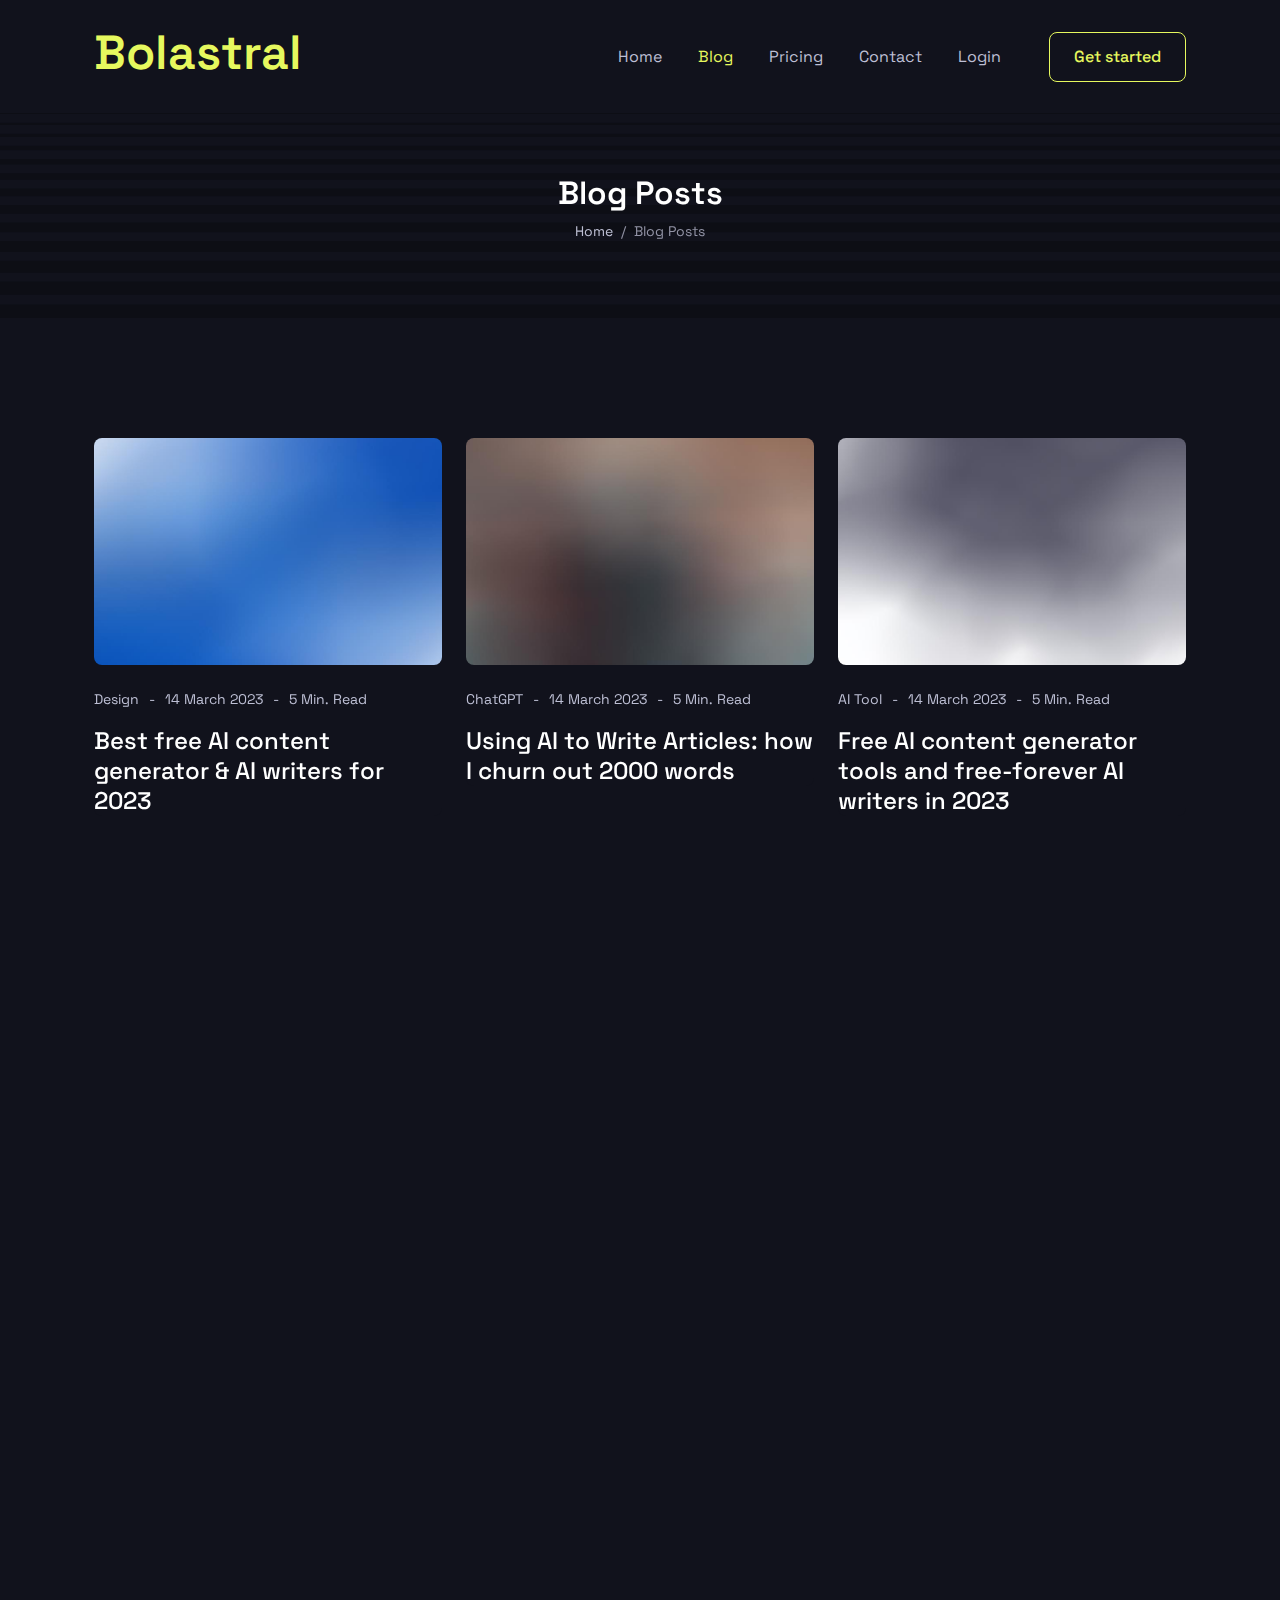
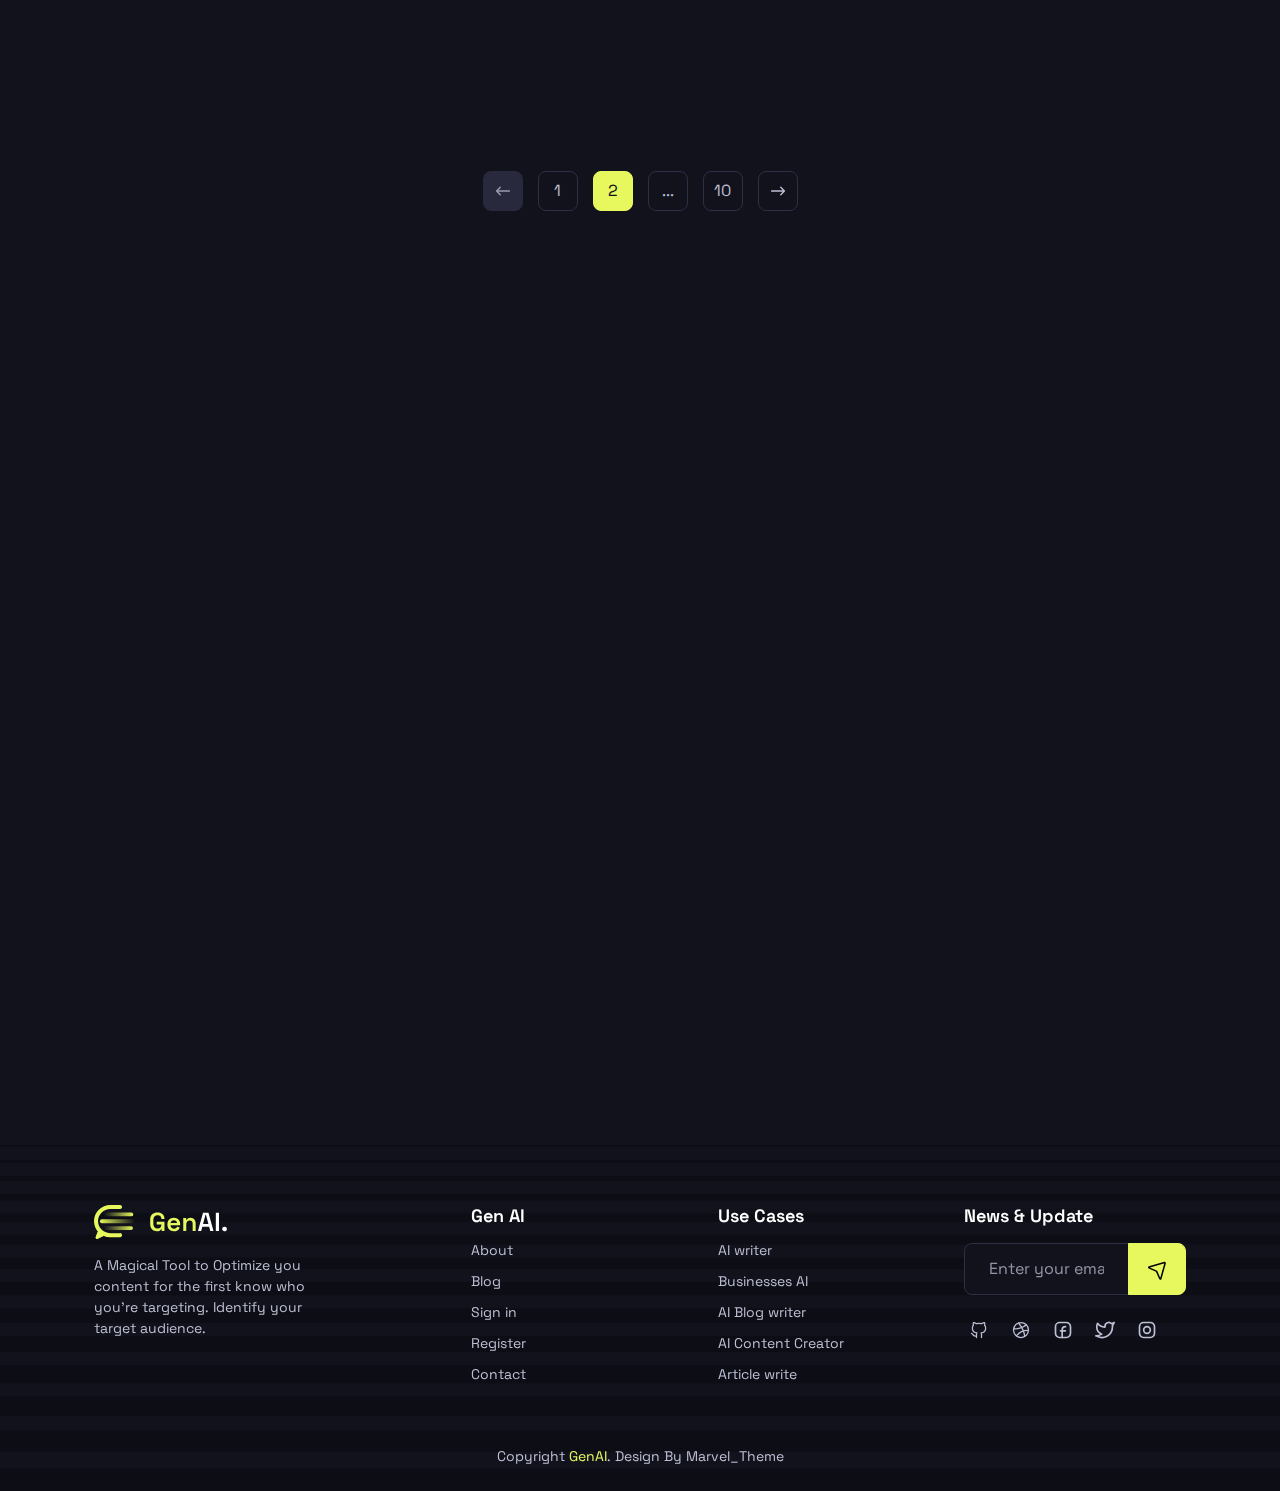
<file: blog.html>
<!DOCTYPE html>
<html lang="en" data-bs-theme="dark">

<head>
    <!-- Required meta tags -->
    <meta charset="UTF-8" />
    <meta http-equiv="X-UA-Compatible" content="IE=edge" />
    <meta name="viewport" content="width=device-width, initial-scale=1.0" />

    <!-- Title -->
    <title>Bolastral</title>

    <!-- SEO meta tags -->
    <meta name="description"
        content="Author: Marvel Theme, AI content writing and copywriting html5 and Bootstrap 5 landing page template" />

    <!-- Favicon -->
    <link rel="icon" href="assets/images/favicon.svg" type="image/svg+xml" />

    <!-- CSS -->
    <link rel="stylesheet" href="assets/css/plugins.css" />
    <link rel="stylesheet" href="assets/css/style.css" />
</head>


<body>
    <div class="wrapper d-flex flex-column justify-between">
        <!-- Navbar -->
        <nav class="navbar navbar-expand-lg fixed-top bg-dark" data-bs-theme="dark">
            <div class="container">
                <!-- Logo -->
                <a class="navbar-brand" href="index.html">
                    <h1 class="text-primary-dark">
                        Bolastral
                    </h1>
                </a>

                <!-- Navbar toggler button -->
                <button class="navbar-toggler" type="button" data-bs-toggle="collapse" data-bs-target="#navbarContent"
                    aria-controls="navbarContent" aria-expanded="false" aria-label="Toggle navigation">
                    <div class="navbar-toggler-icon">
                        <span></span>
                        <span></span>
                        <span></span>
                    </div>
                </button>

                <!-- Navbar content -->
                <div class="collapse navbar-collapse" id="navbarContent">
                    <div
                        class="navbar-content-inner ms-lg-auto d-flex flex-column flex-lg-row align-lg-center gap-4 gap-lg-10 p-2 p-lg-0">
                        <ul class="navbar-nav gap-lg-2 gap-xl-5">
                            <li class="nav-item dropdown">
                                <a class="nav-link" href="index.html">
                                    Home
                                </a>
                            </li>
                            <li class="nav-item">
                                <a class="nav-link active" href="blog.html">Blog</a>
                            </li>
                            <li class="nav-item">
                                <a class="nav-link " href="pricing-plan.html">Pricing</a>
                            </li>
                            <li class="nav-item">
                                <a class="nav-link " href="contact.html">Contact</a>
                            </li>
                            <li class="nav-item">
                                <a class="nav-link" href="login.html">Login</a>
                            </li>
                        </ul>
                        <div class="">
                            <a href="login.html" class="btn btn-outline-primary-dark">Get started</a>
                        </div>
                    </div>
                </div>
            </div>
        </nav>


        <main class="flex-grow-1">
            <!-- Page Header -->
            <section class="py-10 py-lg-15 bg-striped" data-aos="fade-up-sm" data-aos-delay="50">
                <div class="container">
                    <div class="text-center">
                        <h3 class="text-white mb-2">Blog Posts</h3>
                        <nav aria-label="breadcrumb">
                            <ol class="breadcrumb justify-center fs-sm">
                                <li class="breadcrumb-item"><a href="index.html">Home</a></li>
                                <li class="breadcrumb-item active" aria-current="page">Blog Posts</li>
                            </ol>
                        </nav>
                    </div>
                </div>
            </section>


            <!-- Blog -->
            <section class="pt-20 pb-10 pt-lg-30 pb-lg-15">
                <div class="container">
                    <div class="row row-cols-1 row-cols-md-2 row-cols-lg-3 gx-6 gy-10 gy-lg-16">
                        <div class="col" data-aos="fade-up-sm" data-aos-delay="50">
                            <div class="blog-card card border-0">
                                <div class="card-header border-0 bg-transparent ratio ratio-6x4 rounded overflow-hidden">
                                    <a href="article.html" class="d-block">
                                        <img src="assets/images/thumbnails/1.jpg" alt="" class="img-fluid post-thumbnail w-full h-full object-cover" />
                                    </a>
                                </div>
                                <div class="card-body p-0 mt-6">
                                    <ul class="list-unstyled d-flex flex-wrap align-center fs-sm meta-list">
                                        <li>Design</li>
                                        <li>14 March 2023</li>
                                        <li>5 Min. Read</li>
                                    </ul>

                                    <h4 class="post-title fw-medium mb-0">
                                        <a href="article.html">Best free AI content generator & AI writers for 2023</a>
                                    </h4>
                                </div>
                            </div>
                        </div>
                        <div class="col" data-aos="fade-up-sm" data-aos-delay="100">
                            <div class="blog-card card border-0">
                                <div class="card-header border-0 bg-transparent ratio ratio-6x4 rounded overflow-hidden">
                                    <a href="article.html" class="d-block">
                                        <img src="assets/images/thumbnails/2.jpg" alt="" class="img-fluid post-thumbnail w-full h-full object-cover" />
                                    </a>
                                </div>
                                <div class="card-body p-0 mt-6">
                                    <ul class="list-unstyled d-flex flex-wrap align-center fs-sm meta-list">
                                        <li>ChatGPT</li>
                                        <li>14 March 2023</li>
                                        <li>5 Min. Read</li>
                                    </ul>

                                    <h4 class="post-title fw-medium mb-0">
                                        <a href="article.html">Using AI to Write Articles: how I churn out 2000 words</a>
                                    </h4>
                                </div>
                            </div>
                        </div>
                        <div class="col" data-aos="fade-up-sm" data-aos-delay="150">
                            <div class="blog-card card border-0">
                                <div class="card-header border-0 bg-transparent ratio ratio-6x4 rounded overflow-hidden">
                                    <a href="article.html" class="d-block">
                                        <img src="assets/images/thumbnails/3.jpg" alt="" class="img-fluid post-thumbnail w-full h-full object-cover" />
                                    </a>
                                </div>
                                <div class="card-body p-0 mt-6">
                                    <ul class="list-unstyled d-flex flex-wrap align-center fs-sm meta-list">
                                        <li>AI Tool</li>
                                        <li>14 March 2023</li>
                                        <li>5 Min. Read</li>
                                    </ul>

                                    <h4 class="post-title fw-medium mb-0">
                                        <a href="article.html">Free AI content generator tools and free-forever AI writers in 2023</a>
                                    </h4>
                                </div>
                            </div>
                        </div>
                        <div class="col" data-aos="fade-up-sm" data-aos-delay="50">
                            <div class="blog-card card border-0">
                                <div class="card-header border-0 bg-transparent ratio ratio-6x4 rounded overflow-hidden">
                                    <a href="article.html" class="d-block">
                                        <img src="assets/images/thumbnails/4.jpg" alt="" class="img-fluid post-thumbnail w-full h-full object-cover" />
                                    </a>
                                </div>
                                <div class="card-body p-0 mt-6">
                                    <ul class="list-unstyled d-flex flex-wrap align-center fs-sm meta-list">
                                        <li>Design</li>
                                        <li>14 March 2023</li>
                                        <li>5 Min. Read</li>
                                    </ul>

                                    <h4 class="post-title fw-medium mb-0">
                                        <a href="article.html">Best free AI content generator & AI writers for 2023</a>
                                    </h4>
                                </div>
                            </div>
                        </div>
                        <div class="col" data-aos="fade-up-sm" data-aos-delay="100">
                            <div class="blog-card card border-0">
                                <div class="card-header border-0 bg-transparent ratio ratio-6x4 rounded overflow-hidden">
                                    <a href="article.html" class="d-block">
                                        <img src="assets/images/thumbnails/5.jpg" alt="" class="img-fluid post-thumbnail w-full h-full object-cover" />
                                    </a>
                                </div>
                                <div class="card-body p-0 mt-6">
                                    <ul class="list-unstyled d-flex flex-wrap align-center fs-sm meta-list">
                                        <li>ChatGPT</li>
                                        <li>14 March 2023</li>
                                        <li>5 Min. Read</li>
                                    </ul>

                                    <h4 class="post-title fw-medium mb-0">
                                        <a href="article.html">Using AI to Write Articles: how I churn out 2000 words</a>
                                    </h4>
                                </div>
                            </div>
                        </div>
                        <div class="col" data-aos="fade-up-sm" data-aos-delay="150">
                            <div class="blog-card card border-0">
                                <div class="card-header border-0 bg-transparent ratio ratio-6x4 rounded overflow-hidden">
                                    <a href="article.html" class="d-block">
                                        <img src="assets/images/thumbnails/6.jpg" alt="" class="img-fluid post-thumbnail w-full h-full object-cover" />
                                    </a>
                                </div>
                                <div class="card-body p-0 mt-6">
                                    <ul class="list-unstyled d-flex flex-wrap align-center fs-sm meta-list">
                                        <li>AI Tool</li>
                                        <li>14 March 2023</li>
                                        <li>5 Min. Read</li>
                                    </ul>

                                    <h4 class="post-title fw-medium mb-0">
                                        <a href="article.html">Free AI content generator tools and free-forever AI writers in 2023</a>
                                    </h4>
                                </div>
                            </div>
                        </div>
                        <div class="col" data-aos="fade-up-sm" data-aos-delay="50">
                            <div class="blog-card card border-0">
                                <div class="card-header border-0 bg-transparent ratio ratio-6x4 rounded overflow-hidden">
                                    <a href="article.html" class="d-block">
                                        <img src="assets/images/thumbnails/7.jpg" alt="" class="img-fluid post-thumbnail w-full h-full object-cover" />
                                    </a>
                                </div>
                                <div class="card-body p-0 mt-6">
                                    <ul class="list-unstyled d-flex flex-wrap align-center fs-sm meta-list">
                                        <li>Design</li>
                                        <li>14 March 2023</li>
                                        <li>5 Min. Read</li>
                                    </ul>

                                    <h4 class="post-title fw-medium mb-0">
                                        <a href="article.html">Best free AI content generator & AI writers for 2023</a>
                                    </h4>
                                </div>
                            </div>
                        </div>
                        <div class="col" data-aos="fade-up-sm" data-aos-delay="100">
                            <div class="blog-card card border-0">
                                <div class="card-header border-0 bg-transparent ratio ratio-6x4 rounded overflow-hidden">
                                    <a href="article.html" class="d-block">
                                        <img src="assets/images/thumbnails/8.jpg" alt="" class="img-fluid post-thumbnail w-full h-full object-cover" />
                                    </a>
                                </div>
                                <div class="card-body p-0 mt-6">
                                    <ul class="list-unstyled d-flex flex-wrap align-center fs-sm meta-list">
                                        <li>ChatGPT</li>
                                        <li>14 March 2023</li>
                                        <li>5 Min. Read</li>
                                    </ul>

                                    <h4 class="post-title fw-medium mb-0">
                                        <a href="article.html">Using AI to Write Articles: how I churn out 2000 words</a>
                                    </h4>
                                </div>
                            </div>
                        </div>
                        <div class="col" data-aos="fade-up-sm" data-aos-delay="150">
                            <div class="blog-card card border-0">
                                <div class="card-header border-0 bg-transparent ratio ratio-6x4 rounded overflow-hidden">
                                    <a href="article.html" class="d-block">
                                        <img src="assets/images/thumbnails/9.jpg" alt="" class="img-fluid post-thumbnail w-full h-full object-cover" />
                                    </a>
                                </div>
                                <div class="card-body p-0 mt-6">
                                    <ul class="list-unstyled d-flex flex-wrap align-center fs-sm meta-list">
                                        <li>AI Tool</li>
                                        <li>14 March 2023</li>
                                        <li>5 Min. Read</li>
                                    </ul>

                                    <h4 class="post-title fw-medium mb-0">
                                        <a href="article.html">Free AI content generator tools and free-forever AI writers in 2023</a>
                                    </h4>
                                </div>
                            </div>
                        </div>
                    </div>

                    <div class="text-center mt-18">
                        <ul class="pagination flex-wrap justify-center gap-4">
                            <li class="page-item">
                                <a class="page-link disabled" href="#" aria-label="Previous">
                                    <svg xmlns="http://www.w3.org/2000/svg" fill="none" stroke="currentColor" stroke-linecap="round" stroke-linejoin="round" stroke-width="1.5" viewBox="0 0 24 24" width="24" height="24">
                                        <path stroke="none" d="M0 0h24v24H0z" />
                                        <path d="M5 12h14M5 12l4 4m-4-4 4-4" />
                                    </svg>
                                </a>
                            </li>
                            <li class="page-item"><a class="page-link" href="#">1</a></li>
                            <li class="page-item"><a class="page-link active" href="#">2</a></li>
                            <li class="page-item"><a class="page-link" href="#">...</a></li>
                            <li class="page-item"><a class="page-link" href="#">10</a></li>
                            <li class="page-item">
                                <a class="page-link" href="#" aria-label="Next">
                                    <svg xmlns="http://www.w3.org/2000/svg" fill="none" stroke="currentColor" stroke-linecap="round" stroke-linejoin="round" stroke-width="1.5" viewBox="0 0 24 24" width="24" height="24">
                                        <path stroke="none" d="M0 0h24v24H0z" />
                                        <path d="M5 12h14m-4 4 4-4m-4-4 4 4" />
                                    </svg>
                                </a>
                            </li>
                        </ul>
                    </div>
                </div>
            </section>

            <!-- CTA -->
            <section class="cta-section py-10 py-lg-15" data-aos="fade-up-sm" data-aos-offset="150">
                <div class="container">
                    <div class="rounded-5 border position-relative z-1 bg-dark-blue-4">
                        <div class="animate-scale position-absolute w-full h-full z-n1">
                            <img src="assets/images/shapes/blurry-shape-4.svg" alt="" class="bg-shape img-fluid" />
                        </div>
                        <div class="row justify-center">
                            <div class="col-lg-10">
                                <div class="text-center pt-6 px-6 pt-md-10 px-md-10 pt-lg-18 px-lg-18">
                                    <h2 class="mb-6 text-white">
                                        Using
                                        <span class="text-primary-dark">GenAI</span>
                                        you can save hours each week creating long-form content.
                                    </h2>
                                    <a href="login.html" class="btn btn-primary-dark">Get Started Free</a>
                                    <div class="cta-image-container mt-10">
                                        <svg xmlns="http://www.w3.org/2000/svg" fill="none" viewBox="0 0 34 90" class="text-primary-dark arrow-shape">
                                            <path fill="currentColor" d="M3.724 2.303c8.095 4.54 13.968 13.648 16.408 22.434 2.336 8.415 2.426 20.276-5.705 25.79-2.961 2.01-7.092 2.24-8.781-1.444-1.571-3.422.29-7.096 3.683-8.452 9.162-3.663 16.334 8.02 18.234 15.324a30.563 30.563 0 0 1 .279 14.195c-.952 4.334-2.866 9.283-6.298 12.254-.494.427-1.3-.29-.971-.84 1.77-2.928 3.677-5.571 4.79-8.851 1.155-3.405 1.62-7.048 1.44-10.626-.358-7.103-3.568-15.745-10.125-19.354-3.476-1.912-10.316-1.353-10.055 3.973.107 2.158 1.647 4.035 3.933 3.81 2.086-.209 4.001-1.766 5.333-3.279 5.427-6.16 4.857-15.89 2.67-23.215a39.21 39.21 0 0 0-5.682-11.577c-2.69-3.76-6.017-6.61-9.592-9.472-.35-.277.039-.896.44-.67Z" />
                                            <path fill="currentColor" d="M1.562.977c9.931 2.79 17.058 11.508 19.312 21.4 1.085 4.762 1.187 9.7.548 14.54-.653 4.937-1.854 10.549-4.949 14.589-2.156 2.82-7.305 5.961-10.266 2.388-2.608-3.142-2.18-9.094.45-12.093 2.945-3.356 8.048-2.969 11.491-.718 4.112 2.688 6.675 7.596 8.265 12.12 3.48 9.905 2.395 21.33-3.11 30.327-.527.858-1.947.203-1.423-.676 3.935-6.565 5.559-14.253 4.688-21.84-.443-3.864-1.552-7.677-3.306-11.147-2.011-3.973-5.078-8.396-9.854-8.994-5.273-.66-7.99 4.089-7.3 8.82.403 2.76 1.938 4.99 5.042 4.079 2.519-.74 4.35-3.051 5.51-5.296 3.708-7.194 4.563-16.802 3.066-24.658C17.848 13.969 11.217 4.92 1.373 1.995.736 1.812.917.797 1.563.977Z" />
                                            <path fill="currentColor" d="M21.218 73.052c.375 2.062.446 4.204.634 6.29.088.987.18 1.975.266 2.964.04.457-.025 2.873.383 3.085.21.11 2.177-1.456 2.452-1.64l2.452-1.641c1.595-1.065 3.329-2.678 5.205-3.148.671-.169 1.174.542.746 1.106-.792 1.05-1.99 1.644-3.08 2.36-1.23.812-2.464 1.62-3.695 2.432-1.142.748-3.43 3.037-4.974 2.3-1.476-.7-.955-3.793-1.042-5.105-.198-2.945-.602-5.957-.531-8.906a.595.595 0 0 1 1.184-.097Z" />
                                            <path fill="currentColor" d="M21.773 73.169c-.032 2.254-.679 4.55-.972 6.789-.338 2.597-.601 5.224-.564 7.844-.465-.225-.933-.454-1.398-.68a76.772 76.772 0 0 0 6.002-4.227c1.876-1.465 3.568-3.521 5.632-4.678.6-.336 1.581.26 1.137.983-1.181 1.924-3.415 3.456-5.165 4.844a64.808 64.808 0 0 1-6.607 4.574c-.694.421-1.465-.14-1.385-.91.27-2.565.462-5.128.849-7.683.348-2.297.616-4.895 1.59-7.019.19-.398.887-.308.88.163Z" />
                                            <path fill="currentColor" d="M22.85 71.546c-.873 5.764-1.778 11.525-2.588 17.298-.462-.304-.922-.605-1.384-.91 2.439-1.254 4.864-2.527 7.207-3.954 2.158-1.317 4.212-3.127 6.536-4.109.733-.31 1.331.688.841 1.25-1.713 1.972-4.396 3.318-6.619 4.634-2.326 1.378-4.712 2.663-7.172 3.78-.633.287-1.294-.395-1.174-1.015 1.098-5.725 2.104-11.464 3.137-17.2.137-.79 1.337-.563 1.215.226Z" />
                                        </svg>
                                        <div class="cta-img rounded-top-4">
                                            <img src="assets/images/screens/screen-1.jpg" alt="" class="img-fluid w-full h-full object-cover" />
                                        </div>
                                    </div>
                                </div>
                            </div>
                        </div>
                    </div>
                </div>
            </section>

        </main>

        <!-- Footer -->
        <footer class="footer bg-striped pt-10 pt-lg-15">
            <div class="container">
                <div class="row g-10">
                    <div class="col-lg-9 col-xl-8 order-lg-2">
                        <div class="row g-6">
                            <div class="col-md-4 col-lg-4">
                                <div class="footer-widget text-center text-md-start">
                                    <h6 class="text-white mb-2">Gen AI</h6>
                                    <ul class="link-list list-unstyled mb-0">
                                        <li>
                                            <a href="about.html">About</a>
                                        </li>
                                        <li>
                                            <a href="blog.html">Blog</a>
                                        </li>
                                        <li>
                                            <a href="login.html">Sign in</a>
                                        </li>
                                        <li>
                                            <a href="register.html">Register</a>
                                        </li>
                                        <li>
                                            <a href="contact.html">Contact</a>
                                        </li>
                                    </ul>
                                </div>
                            </div>
                            <div class="col-md-4 col-lg-4">
                                <div class="footer-widget text-center text-md-start">
                                    <h6 class="text-white mb-2">Use Cases</h6>
                                    <ul class="link-list list-unstyled mb-0">
                                        <li>
                                            <a href="use-cases-details.html">AI writer</a>
                                        </li>
                                        <li>
                                            <a href="use-cases-details.html">Businesses AI</a>
                                        </li>
                                        <li>
                                            <a href="use-cases-details.html">AI Blog writer</a>
                                        </li>
                                        <li>
                                            <a href="use-cases-details.html">AI Content Creator</a>
                                        </li>
                                        <li>
                                            <a href="use-cases-details.html">Article write</a>
                                        </li>
                                    </ul>
                                </div>
                            </div>
                            <div class="col-md-4 col-lg-4">
                                <div class="footer-widget text-center text-md-start">
                                    <h6 class="text-white mb-4">News & Update</h6>
                                    <form action="#">
                                        <div class="input-group">
                                            <input type="email" class="form-control" placeholder="Enter your email" />
                                            <button class="btn btn-primary-dark px-4" type="button">
                                                <svg xmlns="http://www.w3.org/2000/svg" fill="none" viewBox="0 0 24 24" width="24" height="24">
                                                    <path stroke="currentColor" stroke-linecap="round" stroke-linejoin="round" stroke-width="1.5" d="m4.031 8.917 15.477-4.334a.5.5 0 0 1 .616.617l-4.333 15.476a.5.5 0 0 1-.94.067l-3.248-7.382a.5.5 0 0 0-.256-.257L3.965 9.856a.5.5 0 0 1 .066-.94v0Z" />
                                                </svg>
                                            </button>
                                        </div>
                                    </form>
                                    <ul class="list-unstyled d-flex flex-wrap align-center justify-center justify-md-start gap-3 social-list mb-0 mt-5">
                                        <li>
                                            <a href="#">
                                                <svg xmlns="http://www.w3.org/2000/svg" fill="none" stroke="currentColor" stroke-linecap="round" stroke-linejoin="round" stroke-width="1.5" viewBox="0 0 24 24">
                                                    <path stroke="none" d="M0 0h24v24H0z" />
                                                    <path d="M9 19c-4.3 1.4-4.3-2.5-6-3m12 5v-3.5c0-1 .1-1.4-.5-2 2.8-.3 5.5-1.4 5.5-6a4.6 4.6 0 0 0-1.3-3.2 4.2 4.2 0 0 0-.1-3.2s-1.1-.3-3.5 1.3a12.3 12.3 0 0 0-6.2 0C6.5 2.8 5.4 3.1 5.4 3.1a4.2 4.2 0 0 0-.1 3.2A4.6 4.6 0 0 0 4 9.5c0 4.6 2.7 5.7 5.5 6-.6.6-.6 1.2-.5 2V21" />
                                                </svg>
                                            </a>
                                        </li>
                                        <li>
                                            <a href="#">
                                                <svg xmlns="http://www.w3.org/2000/svg" fill="none" stroke="currentColor" stroke-linecap="round" stroke-linejoin="round" stroke-width="1.5" class="icon icon-tabler icon-tabler-brand-dribbble" viewBox="0 0 24 24">
                                                    <path stroke="none" d="M0 0h24v24H0z" />
                                                    <circle cx="12" cy="12" r="9" />
                                                    <path d="M9 3.6c5 6 7 10.5 7.5 16.2" />
                                                    <path d="M6.4 19c3.5-3.5 6-6.5 14.5-6.4M3.1 10.75c5 0 9.814-.38 15.314-5" />
                                                </svg>
                                            </a>
                                        </li>
                                        <li>
                                            <a href="#">
                                                <svg xmlns="http://www.w3.org/2000/svg" fill="none" viewBox="0 0 18 18">
                                                    <path stroke="currentColor" stroke-linecap="round" stroke-linejoin="round" stroke-width="1.5" d="M15.75 6v6A3.75 3.75 0 0 1 12 15.75H6A3.75 3.75 0 0 1 2.25 12V6A3.75 3.75 0 0 1 6 2.25h6A3.75 3.75 0 0 1 15.75 6Z" />
                                                    <path stroke="currentColor" stroke-linecap="round" stroke-linejoin="round" stroke-width="1.5" d="M8.25 15.75V9c0-1.641.375-3 3-3m-4.5 3.75h4.5" />
                                                </svg>
                                            </a>
                                        </li>
                                        <li>
                                            <a href="#">
                                                <svg xmlns="http://www.w3.org/2000/svg" fill="none" viewBox="0 0 18 18">
                                                    <path stroke="currentColor" stroke-linecap="round" stroke-linejoin="round" stroke-width="1.5" d="M17.25 2.258s-1.514.894-2.355 1.147A3.36 3.36 0 0 0 9 5.655v.75a7.995 7.995 0 0 1-6.75-3.397s-3 6.75 3.75 9.75a8.73 8.73 0 0 1-5.25 1.5c6.75 3.75 15 0 15-8.625a3.34 3.34 0 0 0-.06-.623c.765-.754 1.56-2.752 1.56-2.752Z" />
                                                </svg>
                                            </a>
                                        </li>
                                        <li>
                                            <a href="#">
                                                <svg xmlns="http://www.w3.org/2000/svg" fill="none" viewBox="0 0 18 18">
                                                    <path stroke="currentColor" stroke-linecap="round" stroke-linejoin="round" stroke-width="1.5" d="M9 12a3 3 0 1 0 0-6 3 3 0 0 0 0 6v0Z" />
                                                    <path stroke="currentColor" stroke-width="1.5" d="M2.25 12V6A3.75 3.75 0 0 1 6 2.25h6A3.75 3.75 0 0 1 15.75 6v6A3.75 3.75 0 0 1 12 15.75H6A3.75 3.75 0 0 1 2.25 12Z" />
                                                </svg>
                                            </a>
                                        </li>
                                    </ul>
                                </div>
                            </div>
                        </div>
                    </div>
                    <div class="col-lg-3 order-lg-1 me-auto">
                        <div class="footer-widget text-center text-lg-start">
                            <a href="">
                                <img src="assets/images/logo.svg" alt="" class="img-fluid" width="135" />
                            </a>
                            <p class="fs-sm mb-0 mt-4">
                                A Magical Tool to Optimize you content for the first know who you're targeting. Identify your
                                target audience.
                            </p>
                        </div>
                    </div>
                </div>

                <div class="text-center py-6 mt-8">
                    <p class="fs-sm mb-0">Copyright <span class="text-primary-dark">GenAI</span>. Design By Marvel_Theme</p>
                </div>
            </div>
        </footer>

    </div>


    <!-- JS -->
    <script src="assets/js/plugins.js"></script>
    <script src="assets/js/main.js"></script>

</body>

</html>
</file>
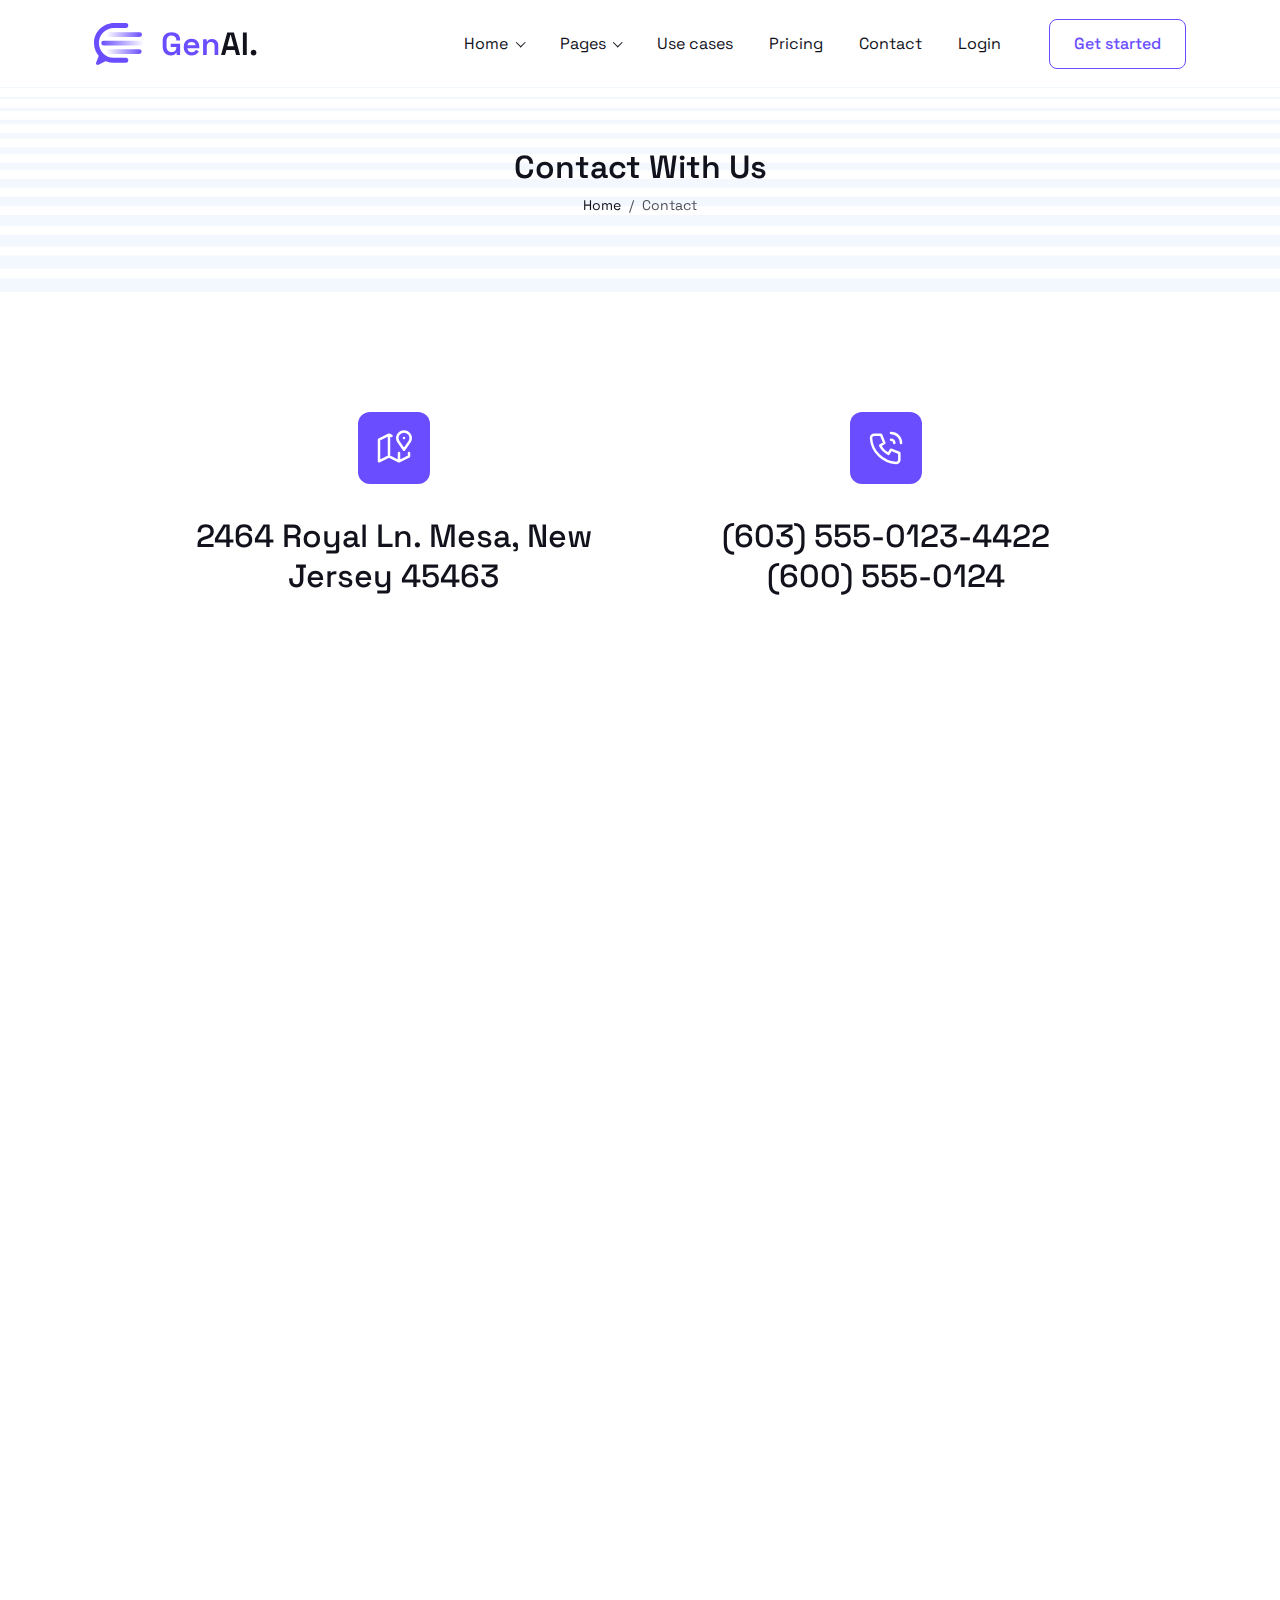
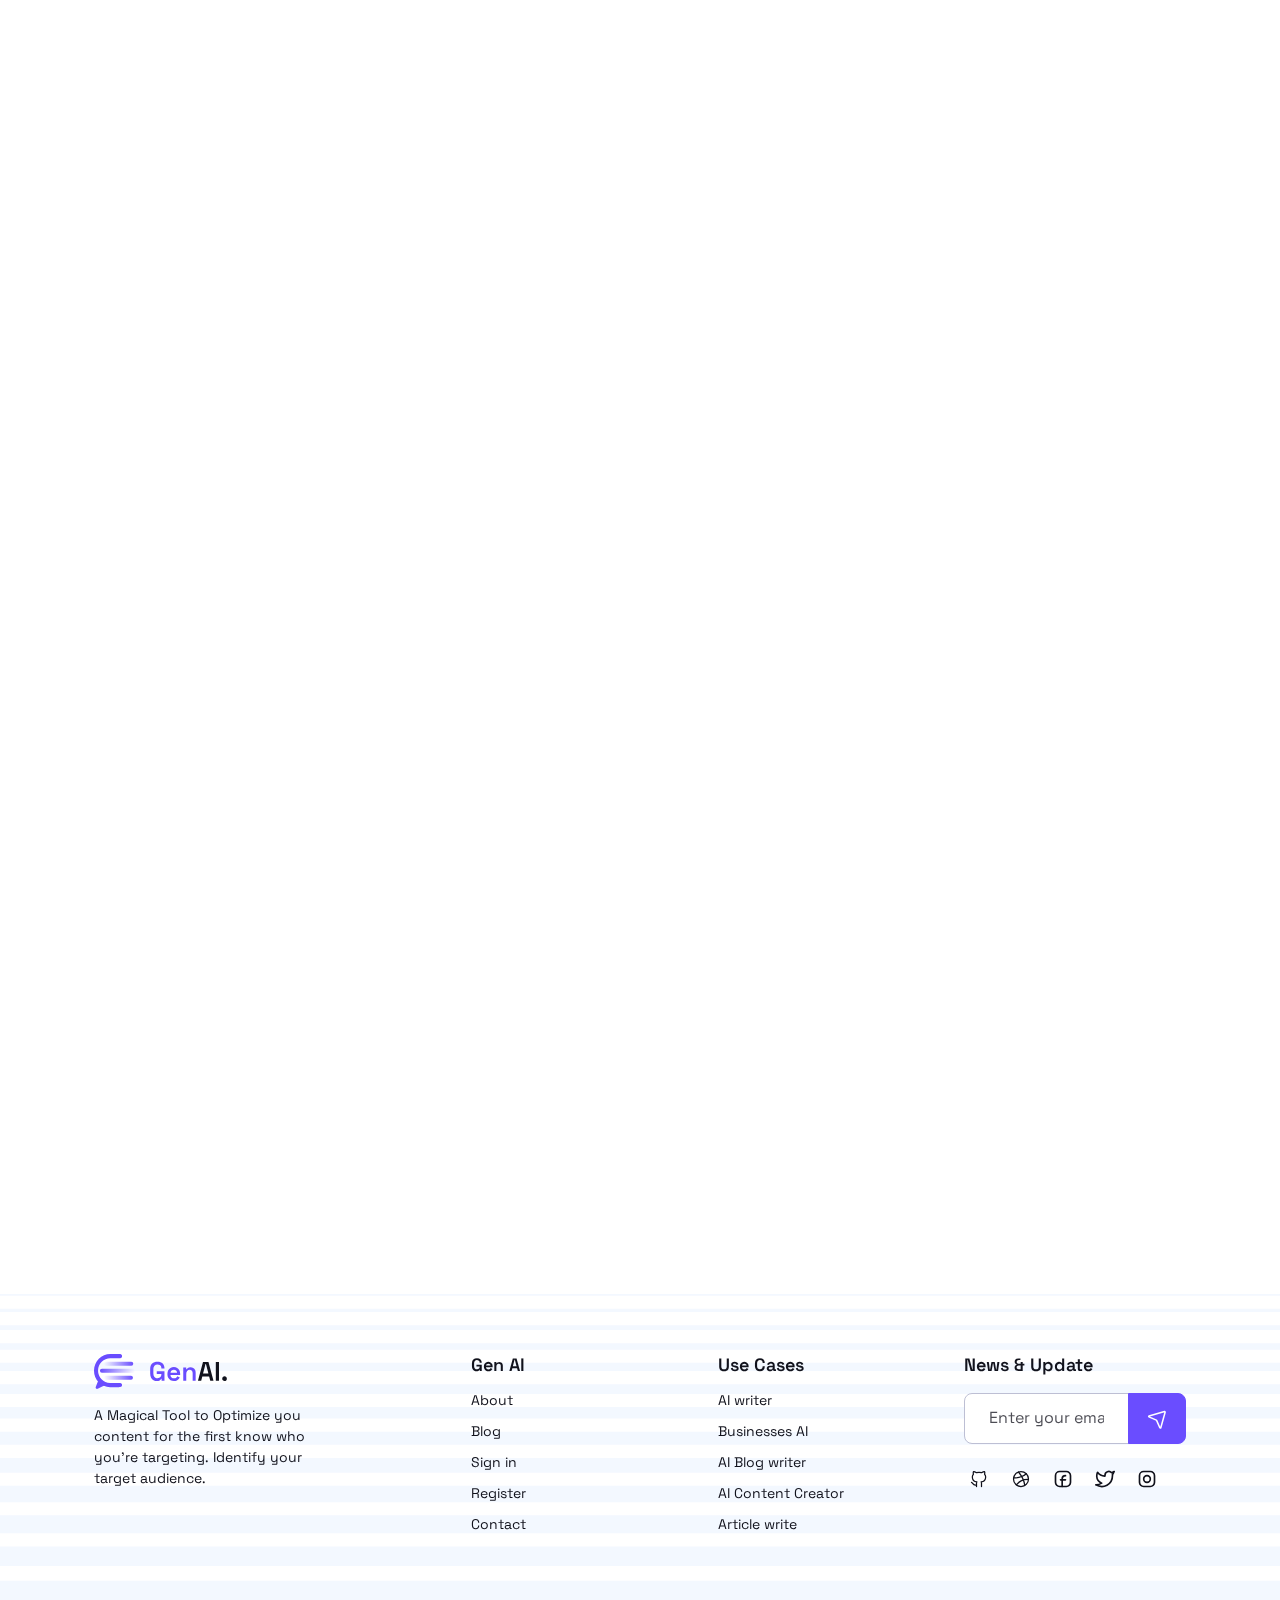
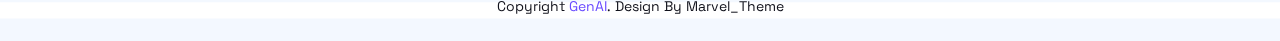
<file: contact-lite.html>
<!DOCTYPE html>
<html lang="en">

<head>
    <!-- Required meta tags -->
    <meta charset="UTF-8" />
    <meta http-equiv="X-UA-Compatible" content="IE=edge" />
    <meta name="viewport" content="width=device-width, initial-scale=1.0" />

    <!-- Title -->
    <title>GenAI - AI Content Writing & Copywriting HTML5 Landing Page Template</title>

    <!-- SEO meta tags -->
    <meta name="description" content="Author: Marvel Theme, AI content writing and copywriting html5 and Bootstrap 5 landing page template" />

    <!-- Favicon -->
    <link rel="icon" href="assets/images/favicon.svg" type="image/svg+xml" />

    <!-- CSS -->
    <link rel="stylesheet" href="assets/css/plugins.css" />
    <link rel="stylesheet" href="assets/css/style.css" />
</head>

<body>
    <div class="wrapper d-flex flex-column justify-between">
        <!-- Navbar -->
        <nav class="navbar navbar-expand-lg fixed-top bg-white">
            <div class="container">
                <!-- Logo -->
                <a class="navbar-brand" href="index.html">
                    <img src="assets/images/logo-blue.svg" alt="" width="165" />
                </a>

                <!-- Navbar toggler button -->
                <button class="navbar-toggler" type="button" data-bs-toggle="collapse" data-bs-target="#navbarContent" aria-controls="navbarContent" aria-expanded="false" aria-label="Toggle navigation">
                    <div class="navbar-toggler-icon">
                        <span></span>
                        <span></span>
                        <span></span>
                    </div>
                </button>

                <!-- Navbar content -->
                <div class="collapse navbar-collapse" id="navbarContent">
                    <div class="navbar-content-inner ms-lg-auto d-flex flex-column flex-lg-row align-lg-center gap-4 gap-lg-10 p-2 p-lg-0">
                        <ul class="navbar-nav gap-lg-2 gap-xl-5">
                            <li class="nav-item dropdown">
                                <a class="nav-link dropdown-toggle " href="#" role="button" data-bs-toggle="dropdown" aria-expanded="false">
                                    Home
                                </a>
                                <ul class="dropdown-menu">
                                    <li><a class="dropdown-item" href="index.html">Home one</a></li>
                                    <li><a class="dropdown-item" href="index-lite.html">Home one lite</a></li>
                                    <li><a class="dropdown-item" href="index-2.html">Home two</a></li>
                                    <li><a class="dropdown-item" href="index-2-lite.html">Home two lite</a></li>
                                </ul>
                            </li>
                            <li class="nav-item dropdown">
                                <a class="nav-link dropdown-toggle" href="#" role="button" data-bs-toggle="dropdown" aria-expanded="false">
                                    Pages
                                </a>
                                <ul class="dropdown-menu megamenu megamenu-cols-2">
                                    <li><a class="dropdown-item " href="about.html">About</a></li>
                                    <li><a class="dropdown-item " href="about-lite.html">About lite</a></li>
                                    <li><a class="dropdown-item " href="contact.html">Contact</a></li>
                                    <li><a class="dropdown-item active" href="contact-lite.html">Contact lite</a></li>
                                    <li><a class="dropdown-item " href="blog.html">Blog</a></li>
                                    <li><a class="dropdown-item " href="blog-lite.html">Blog lite</a></li>
                                    <li><a class="dropdown-item " href="article.html">Article</a></li>
                                    <li><a class="dropdown-item " href="article-lite.html">Article lite</a></li>
                                    <li><a class="dropdown-item " href="use-cases.html">Use cases</a></li>
                                    <li><a class="dropdown-item " href="use-cases-lite.html">Use cases lite</a></li>
                                    <li><a class="dropdown-item " href="use-cases-details.html">Case details</a></li>
                                    <li><a class="dropdown-item " href="use-cases-details-lite.html">Case details lite</a></li>
                                    <li><a class="dropdown-item " href="pricing-plan.html">Pricing</a></li>
                                    <li><a class="dropdown-item " href="pricing-plan-lite.html">Pricing lite</a></li>
                                    <li><a class="dropdown-item" href="login.html">Login</a></li>
                                    <li><a class="dropdown-item" href="login-lite.html">Login lite</a></li>
                                    <li><a class="dropdown-item" href="register.html">Register</a></li>
                                    <li><a class="dropdown-item" href="register-lite.html">Register lite</a></li>
                                    <li><a class="dropdown-item" href="forgot-password.html">Forgot password</a></li>
                                    <li><a class="dropdown-item" href="forgot-password-lite.html">Forgot password lite</a></li>
                                    <li><a class="dropdown-item " href="404.html">404</a></li>
                                    <li><a class="dropdown-item " href="404-lite.html">404 lite</a></li>
                                </ul>
                            </li>
                            <li class="nav-item">
                                <a class="nav-link " href="use-cases.html">Use cases</a>
                            </li>
                            <li class="nav-item">
                                <a class="nav-link " href="pricing-plan.html">Pricing</a>
                            </li>
                            <li class="nav-item">
                                <a class="nav-link " href="contact.html">Contact</a>
                            </li>
                            <li class="nav-item">
                                <a class="nav-link" href="login.html">Login</a>
                            </li>
                        </ul>
                        <div class="">
                            <a href="login.html" class="btn btn-outline-primary">Get started</a>
                        </div>
                    </div>
                </div>
            </div>
        </nav>


        <main class="flex-grow-1">
            <!-- Page Header -->
            <section class="py-10 py-lg-15 bg-striped" data-aos="fade-up-sm" data-aos-delay="50">
                <div class="container">
                    <div class="text-center">
                        <h3 class=" mb-2">Contact With Us</h3>
                        <nav aria-label="breadcrumb">
                            <ol class="breadcrumb justify-center fs-sm">
                                <li class="breadcrumb-item"><a href="index.html">Home</a></li>
                                <li class="breadcrumb-item active" aria-current="page">Contact</li>
                            </ol>
                        </nav>
                    </div>
                </div>
            </section>


            <!-- Contact -->
            <section class="py-15 pt-lg-30">
                <div class="container">
                    <div class="row justify-center">
                        <div class="col-lg-10">
                            <div class="row row-cols-1 row-cols-md-2 gy-20 gx-lg-20">
                                <div class="col" data-aos="fade-up-sm" data-aos-delay="50">
                                    <div class="text-center">
                                        <div class="icon w-18 h-18 rounded-3 p-4 d-inline-flex align-center justify-center bg-primary text-white mb-8">
                                            <svg xmlns="http://www.w3.org/2000/svg" fill="none" stroke="currentColor" stroke-linecap="round" stroke-linejoin="round" stroke-width="1.5" viewBox="0 0 24 24">
                                                <path stroke="none" d="M0 0h24v24H0z" />
                                                <path d="M18 6v.01M18 13l-3.5-5a4 4 0 1 1 7 0L18 13" />
                                                <path d="M10.5 4.75 9 4 3 7v13l6-3 6 3 6-3v-2M9 4v13m6-2v5" />
                                            </svg>
                                        </div>
                                        <h3 class="fw-medium mb-0">2464 Royal Ln. Mesa, New Jersey 45463</h3>
                                    </div>
                                </div>
                                <div class="col" data-aos="fade-up-sm" data-aos-delay="100">
                                    <div class="text-center">
                                        <div class="icon w-18 h-18 rounded-3 p-4 d-inline-flex align-center justify-center bg-primary text-white mb-8">
                                            <svg xmlns="http://www.w3.org/2000/svg" fill="none" stroke="currentColor" stroke-linecap="round" stroke-linejoin="round" stroke-width="1.5" viewBox="0 0 24 24">
                                                <path stroke="none" d="M0 0h24v24H0z" />
                                                <path d="M5 4h4l2 5-2.5 1.5a11 11 0 0 0 5 5L15 13l5 2v4a2 2 0 0 1-2 2A16 16 0 0 1 3 6a2 2 0 0 1 2-2m10 3a2 2 0 0 1 2 2m-2-6a6 6 0 0 1 6 6" />
                                            </svg>
                                        </div>
                                        <h3 class="fw-medium mb-0">
                                            (603) 555-0123-4422 <br />
												(600) 555-0124
                                        </h3>
                                    </div>
                                </div>
                            </div>
                        </div>
                    </div>

                    <div class="ratio ratio-16x9 rounded-4 overflow-hidden mt-18" data-aos="fade-up-sm" data-aos-delay="150">
                        <iframe src="https://www.google.com/maps/embed?pb=!1m18!1m12!1m3!1d43342.12379278494!2d-115.1832297027355!3d36.15626909390534!2m3!1f0!2f0!3f0!3m2!1i1024!2i768!4f13.1!3m3!1m2!1s0x80beb782a4f57dd1%3A0x3accd5e6d5b379a3!2sLas%20Vegas%2C%20NV%2C%20USA!5e0!3m2!1sen!2sbd!4v1681845950495!5m2!1sen!2sbd" style="border: 0" allowfullscreen="" loading="lazy" referrerpolicy="no-referrer-when-downgrade"></iframe>
                    </div>

                    <div class="row justify-center mt-18" data-aos="fade-up-sm" data-aos-delay="50">
                        <div class="col-lg-8 col-xl-6">
                            <form class="vstack gap-8" id="contact-form" method="post" action="assets/php/contact_email.php">
                                <div class="">
                                    <label for="name" class="form-label fs-lg fw-medium mb-4"> Your name* </label>
                                    <div class="input-group with-icon">
                                        <span class="icon">
												<svg
													xmlns="http://www.w3.org/2000/svg"
													fill="none"
													stroke="currentColor"
													stroke-linecap="round"
													stroke-linejoin="round"
													stroke-width="1.5"
													viewBox="0 0 24 24">
													<path stroke="none" d="M0 0h24v24H0z" />
													<circle cx="12" cy="7" r="4" />
													<path d="M6 21v-2a4 4 0 0 1 4-4h4a4 4 0 0 1 4 4v2" />
												</svg>
											</span>
                                        <input type="text" id="name" name="name" class="form-control rounded-2" placeholder="What's your name?" required />
                                    </div>
                                </div>
                                <div class="">
                                    <label for="email" class="form-label fs-lg fw-medium mb-4">
                                        Email Address*
                                    </label>
                                    <div class="input-group with-icon">
                                        <span class="icon">
												<svg xmlns="http://www.w3.org/2000/svg" fill="none" viewBox="0 0 18 18">
													<g
														stroke="currentColor"
														stroke-linecap="round"
														stroke-linejoin="round"
														stroke-width="1.2">
														<path
															d="M2.25 5.25a1.5 1.5 0 0 1 1.5-1.5h10.5a1.5 1.5 0 0 1 1.5 1.5v7.5a1.5 1.5 0 0 1-1.5 1.5H3.75a1.5 1.5 0 0 1-1.5-1.5v-7.5Z" />
														<path d="M2.25 5.25 9 9.75l6.75-4.5" />
													</g>
												</svg>
											</span>
                                        <input type="email" id="email" name="email" class="form-control rounded-2" placeholder="Enter Your Email" required />
                                    </div>
                                </div>
                                <div class="">
                                    <label for="phone" class="form-label fs-lg fw-medium mb-4">
                                        Phone Number
                                    </label>
                                    <div class="input-group with-icon">
                                        <span class="icon">
												<svg
													xmlns="http://www.w3.org/2000/svg"
													fill="none"
													stroke="currentColor"
													stroke-linecap="round"
													stroke-linejoin="round"
													stroke-width="1.5"
													viewBox="0 0 24 24">
													<path stroke="none" d="M0 0h24v24H0z" />
													<path
														d="M5 4h4l2 5-2.5 1.5a11 11 0 0 0 5 5L15 13l5 2v4a2 2 0 0 1-2 2A16 16 0 0 1 3 6a2 2 0 0 1 2-2m10 3a2 2 0 0 1 2 2m-2-6a6 6 0 0 1 6 6" />
												</svg>
											</span>
                                        <input type="tel" id="phone" name="phone" class="form-control rounded-2" placeholder="Phone Number" />
                                    </div>
                                </div>
                                <div class="">
                                    <label for="message" class="form-label fs-lg fw-medium mb-4">
                                        Your Message*
                                    </label>
                                    <textarea id="message" name="message" class="form-control rounded-2" placeholder="Write here your details message" rows="4" required></textarea>
                                </div>
                                <div class="">
                                    <button type="submit" class="btn btn-primary">Send Message</button>
                                </div>
                                <div class="status alert mb-0 d-none"></div>
                            </form>
                        </div>
                    </div>
                </div>
            </section>

            <!-- CTA -->
            <section class="cta-section py-10 py-lg-15" data-aos="fade-up-sm" data-aos-offset="150">
                <div class="container">
                    <div class="rounded-5 border position-relative z-1 gradient-bg">
                        <div class="animate-scale position-absolute w-full h-full z-n1">
                            <img src="assets/images/shapes/blurry-shape-4.svg" alt="" class="bg-shape img-fluid" />
                        </div>
                        <div class="row justify-center">
                            <div class="col-lg-10">
                                <div class="text-center pt-6 px-6 pt-md-10 px-md-10 pt-lg-18 px-lg-18">
                                    <h2 class="mb-6 ">
                                        Using
                                        <span class="text-primary">GenAI</span>
                                        you can save hours each week creating long-form content.
                                    </h2>
                                    <a href="login.html" class="btn btn-primary">Get Started Free</a>
                                    <div class="cta-image-container mt-10">
                                        <svg xmlns="http://www.w3.org/2000/svg" fill="none" viewBox="0 0 34 90" class="text-primary arrow-shape">
                                            <path fill="currentColor" d="M3.724 2.303c8.095 4.54 13.968 13.648 16.408 22.434 2.336 8.415 2.426 20.276-5.705 25.79-2.961 2.01-7.092 2.24-8.781-1.444-1.571-3.422.29-7.096 3.683-8.452 9.162-3.663 16.334 8.02 18.234 15.324a30.563 30.563 0 0 1 .279 14.195c-.952 4.334-2.866 9.283-6.298 12.254-.494.427-1.3-.29-.971-.84 1.77-2.928 3.677-5.571 4.79-8.851 1.155-3.405 1.62-7.048 1.44-10.626-.358-7.103-3.568-15.745-10.125-19.354-3.476-1.912-10.316-1.353-10.055 3.973.107 2.158 1.647 4.035 3.933 3.81 2.086-.209 4.001-1.766 5.333-3.279 5.427-6.16 4.857-15.89 2.67-23.215a39.21 39.21 0 0 0-5.682-11.577c-2.69-3.76-6.017-6.61-9.592-9.472-.35-.277.039-.896.44-.67Z" />
                                            <path fill="currentColor" d="M1.562.977c9.931 2.79 17.058 11.508 19.312 21.4 1.085 4.762 1.187 9.7.548 14.54-.653 4.937-1.854 10.549-4.949 14.589-2.156 2.82-7.305 5.961-10.266 2.388-2.608-3.142-2.18-9.094.45-12.093 2.945-3.356 8.048-2.969 11.491-.718 4.112 2.688 6.675 7.596 8.265 12.12 3.48 9.905 2.395 21.33-3.11 30.327-.527.858-1.947.203-1.423-.676 3.935-6.565 5.559-14.253 4.688-21.84-.443-3.864-1.552-7.677-3.306-11.147-2.011-3.973-5.078-8.396-9.854-8.994-5.273-.66-7.99 4.089-7.3 8.82.403 2.76 1.938 4.99 5.042 4.079 2.519-.74 4.35-3.051 5.51-5.296 3.708-7.194 4.563-16.802 3.066-24.658C17.848 13.969 11.217 4.92 1.373 1.995.736 1.812.917.797 1.563.977Z" />
                                            <path fill="currentColor" d="M21.218 73.052c.375 2.062.446 4.204.634 6.29.088.987.18 1.975.266 2.964.04.457-.025 2.873.383 3.085.21.11 2.177-1.456 2.452-1.64l2.452-1.641c1.595-1.065 3.329-2.678 5.205-3.148.671-.169 1.174.542.746 1.106-.792 1.05-1.99 1.644-3.08 2.36-1.23.812-2.464 1.62-3.695 2.432-1.142.748-3.43 3.037-4.974 2.3-1.476-.7-.955-3.793-1.042-5.105-.198-2.945-.602-5.957-.531-8.906a.595.595 0 0 1 1.184-.097Z" />
                                            <path fill="currentColor" d="M21.773 73.169c-.032 2.254-.679 4.55-.972 6.789-.338 2.597-.601 5.224-.564 7.844-.465-.225-.933-.454-1.398-.68a76.772 76.772 0 0 0 6.002-4.227c1.876-1.465 3.568-3.521 5.632-4.678.6-.336 1.581.26 1.137.983-1.181 1.924-3.415 3.456-5.165 4.844a64.808 64.808 0 0 1-6.607 4.574c-.694.421-1.465-.14-1.385-.91.27-2.565.462-5.128.849-7.683.348-2.297.616-4.895 1.59-7.019.19-.398.887-.308.88.163Z" />
                                            <path fill="currentColor" d="M22.85 71.546c-.873 5.764-1.778 11.525-2.588 17.298-.462-.304-.922-.605-1.384-.91 2.439-1.254 4.864-2.527 7.207-3.954 2.158-1.317 4.212-3.127 6.536-4.109.733-.31 1.331.688.841 1.25-1.713 1.972-4.396 3.318-6.619 4.634-2.326 1.378-4.712 2.663-7.172 3.78-.633.287-1.294-.395-1.174-1.015 1.098-5.725 2.104-11.464 3.137-17.2.137-.79 1.337-.563 1.215.226Z" />
                                        </svg>
                                        <div class="cta-img rounded-top-4">
                                            <img src="assets/images/screens/screen-6.jpg" alt="" class="img-fluid w-full h-full object-cover" />
                                        </div>
                                    </div>
                                </div>
                            </div>
                        </div>
                    </div>
                </div>
            </section>

        </main>

        <!-- Footer -->
        <footer class="footer bg-striped pt-10 pt-lg-15">
            <div class="container">
                <div class="row g-10">
                    <div class="col-lg-9 col-xl-8 order-lg-2">
                        <div class="row g-6">
                            <div class="col-md-4 col-lg-4">
                                <div class="footer-widget text-center text-md-start">
                                    <h6 class=" mb-2">Gen AI</h6>
                                    <ul class="link-list list-unstyled mb-0">
                                        <li>
                                            <a href="about.html">About</a>
                                        </li>
                                        <li>
                                            <a href="blog.html">Blog</a>
                                        </li>
                                        <li>
                                            <a href="login.html">Sign in</a>
                                        </li>
                                        <li>
                                            <a href="register.html">Register</a>
                                        </li>
                                        <li>
                                            <a href="contact.html">Contact</a>
                                        </li>
                                    </ul>
                                </div>
                            </div>
                            <div class="col-md-4 col-lg-4">
                                <div class="footer-widget text-center text-md-start">
                                    <h6 class=" mb-2">Use Cases</h6>
                                    <ul class="link-list list-unstyled mb-0">
                                        <li>
                                            <a href="use-cases-details.html">AI writer</a>
                                        </li>
                                        <li>
                                            <a href="use-cases-details.html">Businesses AI</a>
                                        </li>
                                        <li>
                                            <a href="use-cases-details.html">AI Blog writer</a>
                                        </li>
                                        <li>
                                            <a href="use-cases-details.html">AI Content Creator</a>
                                        </li>
                                        <li>
                                            <a href="use-cases-details.html">Article write</a>
                                        </li>
                                    </ul>
                                </div>
                            </div>
                            <div class="col-md-4 col-lg-4">
                                <div class="footer-widget text-center text-md-start">
                                    <h6 class=" mb-4">News & Update</h6>
                                    <form action="#">
                                        <div class="input-group">
                                            <input type="email" class="form-control" placeholder="Enter your email" />
                                            <button class="btn btn-primary px-4" type="button">
                                                <svg xmlns="http://www.w3.org/2000/svg" fill="none" viewBox="0 0 24 24" width="24" height="24">
                                                    <path stroke="currentColor" stroke-linecap="round" stroke-linejoin="round" stroke-width="1.5" d="m4.031 8.917 15.477-4.334a.5.5 0 0 1 .616.617l-4.333 15.476a.5.5 0 0 1-.94.067l-3.248-7.382a.5.5 0 0 0-.256-.257L3.965 9.856a.5.5 0 0 1 .066-.94v0Z" />
                                                </svg>
                                            </button>
                                        </div>
                                    </form>
                                    <ul class="list-unstyled d-flex flex-wrap align-center justify-center justify-md-start gap-3 social-list mb-0 mt-5">
                                        <li>
                                            <a href="#">
                                                <svg xmlns="http://www.w3.org/2000/svg" fill="none" stroke="currentColor" stroke-linecap="round" stroke-linejoin="round" stroke-width="1.5" viewBox="0 0 24 24">
                                                    <path stroke="none" d="M0 0h24v24H0z" />
                                                    <path d="M9 19c-4.3 1.4-4.3-2.5-6-3m12 5v-3.5c0-1 .1-1.4-.5-2 2.8-.3 5.5-1.4 5.5-6a4.6 4.6 0 0 0-1.3-3.2 4.2 4.2 0 0 0-.1-3.2s-1.1-.3-3.5 1.3a12.3 12.3 0 0 0-6.2 0C6.5 2.8 5.4 3.1 5.4 3.1a4.2 4.2 0 0 0-.1 3.2A4.6 4.6 0 0 0 4 9.5c0 4.6 2.7 5.7 5.5 6-.6.6-.6 1.2-.5 2V21" />
                                                </svg>
                                            </a>
                                        </li>
                                        <li>
                                            <a href="#">
                                                <svg xmlns="http://www.w3.org/2000/svg" fill="none" stroke="currentColor" stroke-linecap="round" stroke-linejoin="round" stroke-width="1.5" class="icon icon-tabler icon-tabler-brand-dribbble" viewBox="0 0 24 24">
                                                    <path stroke="none" d="M0 0h24v24H0z" />
                                                    <circle cx="12" cy="12" r="9" />
                                                    <path d="M9 3.6c5 6 7 10.5 7.5 16.2" />
                                                    <path d="M6.4 19c3.5-3.5 6-6.5 14.5-6.4M3.1 10.75c5 0 9.814-.38 15.314-5" />
                                                </svg>
                                            </a>
                                        </li>
                                        <li>
                                            <a href="#">
                                                <svg xmlns="http://www.w3.org/2000/svg" fill="none" viewBox="0 0 18 18">
                                                    <path stroke="currentColor" stroke-linecap="round" stroke-linejoin="round" stroke-width="1.5" d="M15.75 6v6A3.75 3.75 0 0 1 12 15.75H6A3.75 3.75 0 0 1 2.25 12V6A3.75 3.75 0 0 1 6 2.25h6A3.75 3.75 0 0 1 15.75 6Z" />
                                                    <path stroke="currentColor" stroke-linecap="round" stroke-linejoin="round" stroke-width="1.5" d="M8.25 15.75V9c0-1.641.375-3 3-3m-4.5 3.75h4.5" />
                                                </svg>
                                            </a>
                                        </li>
                                        <li>
                                            <a href="#">
                                                <svg xmlns="http://www.w3.org/2000/svg" fill="none" viewBox="0 0 18 18">
                                                    <path stroke="currentColor" stroke-linecap="round" stroke-linejoin="round" stroke-width="1.5" d="M17.25 2.258s-1.514.894-2.355 1.147A3.36 3.36 0 0 0 9 5.655v.75a7.995 7.995 0 0 1-6.75-3.397s-3 6.75 3.75 9.75a8.73 8.73 0 0 1-5.25 1.5c6.75 3.75 15 0 15-8.625a3.34 3.34 0 0 0-.06-.623c.765-.754 1.56-2.752 1.56-2.752Z" />
                                                </svg>
                                            </a>
                                        </li>
                                        <li>
                                            <a href="#">
                                                <svg xmlns="http://www.w3.org/2000/svg" fill="none" viewBox="0 0 18 18">
                                                    <path stroke="currentColor" stroke-linecap="round" stroke-linejoin="round" stroke-width="1.5" d="M9 12a3 3 0 1 0 0-6 3 3 0 0 0 0 6v0Z" />
                                                    <path stroke="currentColor" stroke-width="1.5" d="M2.25 12V6A3.75 3.75 0 0 1 6 2.25h6A3.75 3.75 0 0 1 15.75 6v6A3.75 3.75 0 0 1 12 15.75H6A3.75 3.75 0 0 1 2.25 12Z" />
                                                </svg>
                                            </a>
                                        </li>
                                    </ul>
                                </div>
                            </div>
                        </div>
                    </div>
                    <div class="col-lg-3 order-lg-1 me-auto">
                        <div class="footer-widget text-center text-lg-start">
                            <a href="">
                                <img src="assets/images/logo-blue.svg" alt="" class="img-fluid" width="135" />
                            </a>
                            <p class="fs-sm mb-0 mt-4">
                                A Magical Tool to Optimize you content for the first know who you're targeting. Identify your
                                target audience.
                            </p>
                        </div>
                    </div>
                </div>

                <div class="text-center py-6 mt-8">
                    <p class="fs-sm mb-0">Copyright <span class="text-primary">GenAI</span>. Design By Marvel_Theme</p>
                </div>
            </div>
        </footer>

    </div>


    <!-- JS -->
    <script src="assets/js/plugins.js"></script>
    <script src="assets/js/main.js"></script>

</body>

</html>
</file>
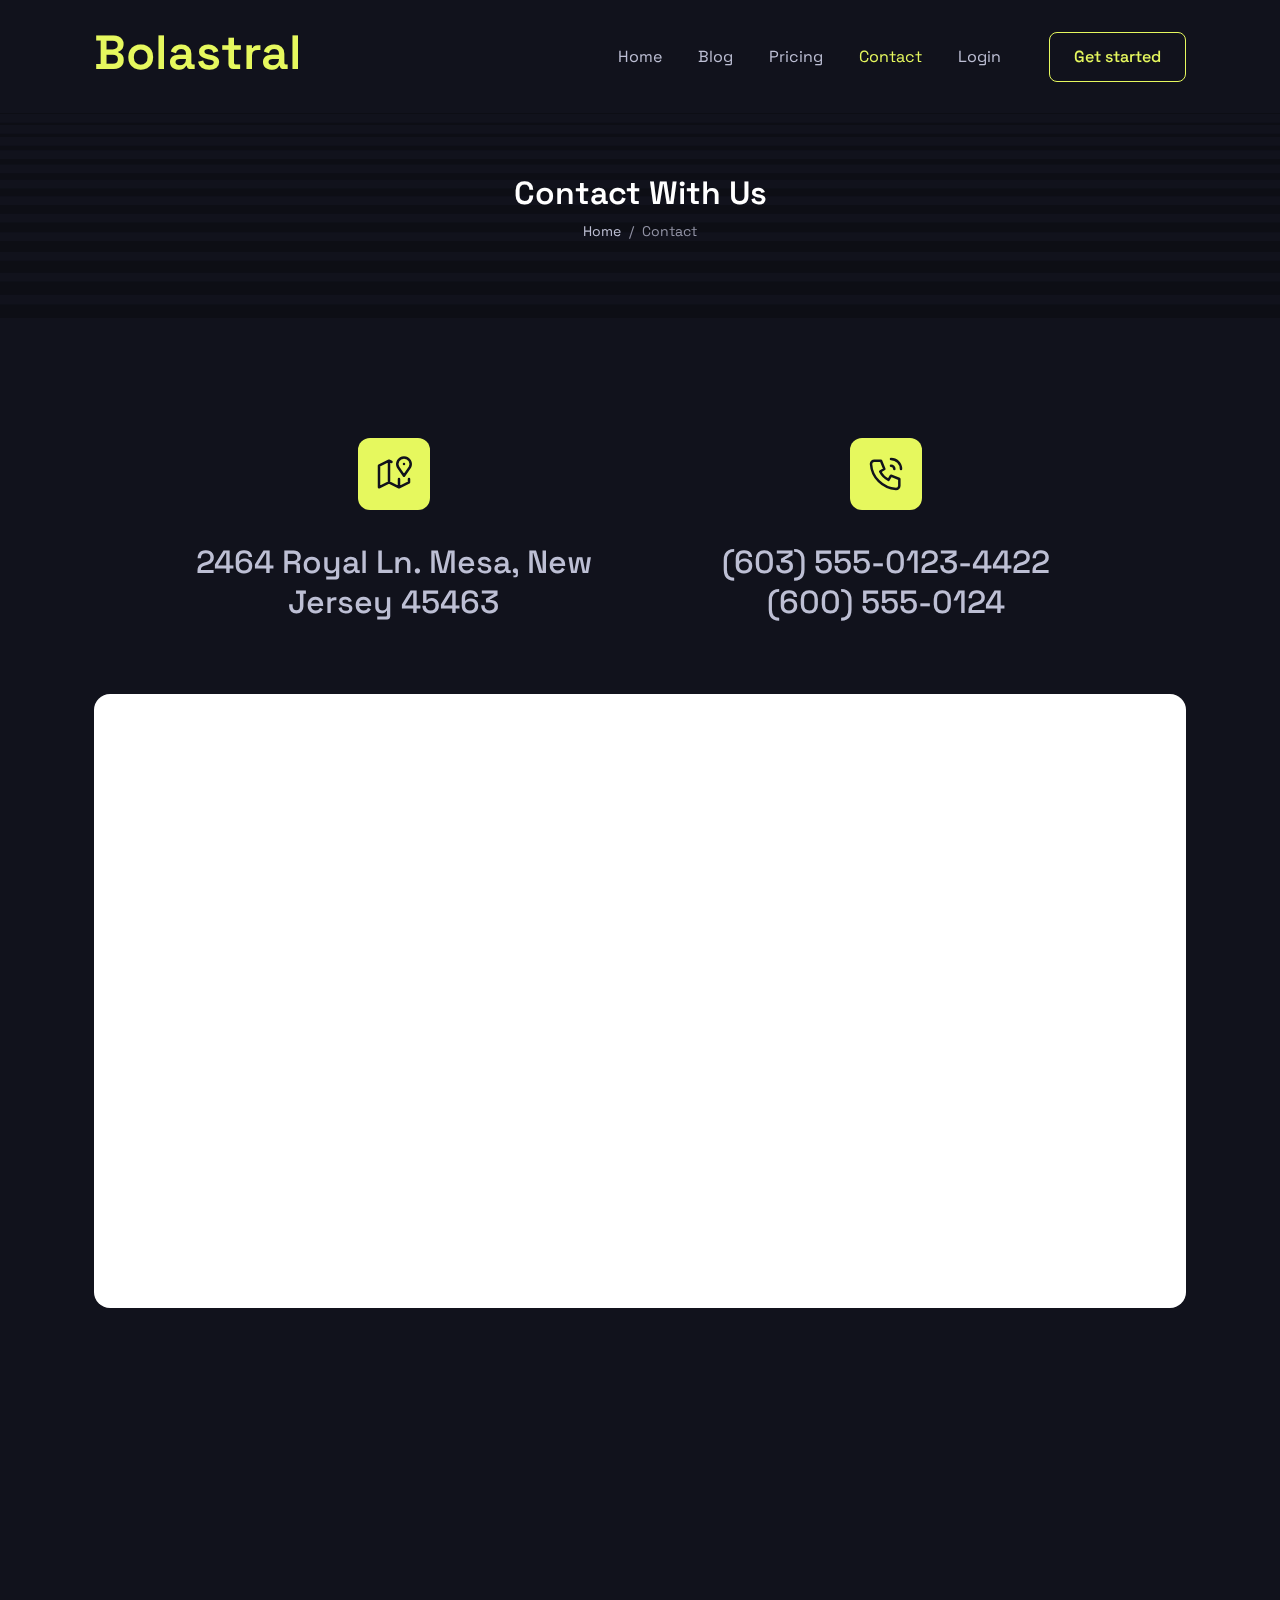
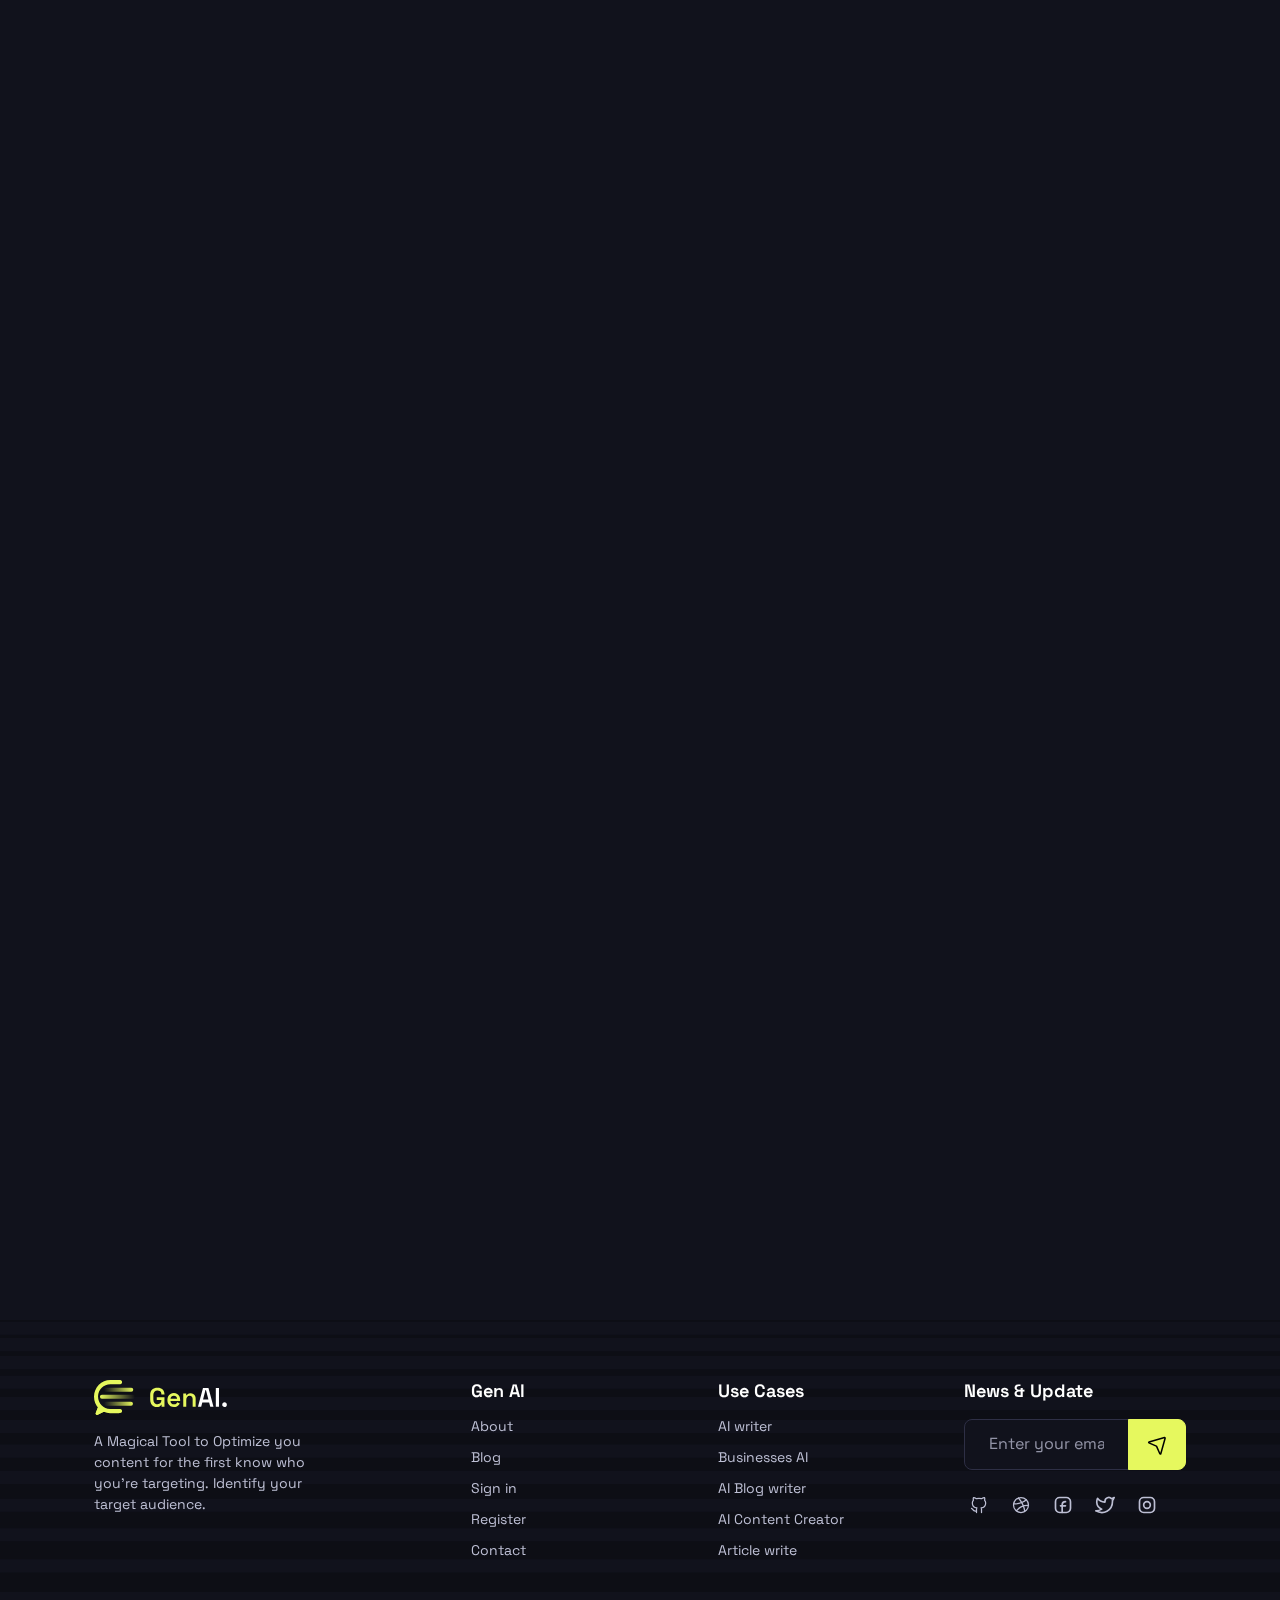
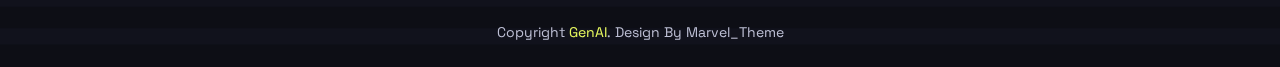
<file: contact.html>
<!DOCTYPE html>
<html lang="en" data-bs-theme="dark">

<head>
    <!-- Required meta tags -->
    <meta charset="UTF-8" />
    <meta http-equiv="X-UA-Compatible" content="IE=edge" />
    <meta name="viewport" content="width=device-width, initial-scale=1.0" />

    <!-- Title -->
    <title>Bolastral</title>

    <!-- SEO meta tags -->
    <meta name="description"
        content="Author: Marvel Theme, AI content writing and copywriting html5 and Bootstrap 5 landing page template" />

    <!-- Favicon -->
    <link rel="icon" href="assets/images/favicon.svg" type="image/svg+xml" />

    <!-- CSS -->
    <link rel="stylesheet" href="assets/css/plugins.css" />
    <link rel="stylesheet" href="assets/css/style.css" />
</head>


<body>
    <div class="wrapper d-flex flex-column justify-between">
        <!-- Navbar -->
        <nav class="navbar navbar-expand-lg fixed-top bg-dark" data-bs-theme="dark">
            <div class="container">
                <!-- Logo -->
                <a class="navbar-brand" href="index.html">
                    <h1 class="text-primary-dark">
                        Bolastral
                    </h1>
                </a>

                <!-- Navbar toggler button -->
                <button class="navbar-toggler" type="button" data-bs-toggle="collapse" data-bs-target="#navbarContent"
                    aria-controls="navbarContent" aria-expanded="false" aria-label="Toggle navigation">
                    <div class="navbar-toggler-icon">
                        <span></span>
                        <span></span>
                        <span></span>
                    </div>
                </button>

                <!-- Navbar content -->
                <div class="collapse navbar-collapse" id="navbarContent">
                    <div
                        class="navbar-content-inner ms-lg-auto d-flex flex-column flex-lg-row align-lg-center gap-4 gap-lg-10 p-2 p-lg-0">
                        <ul class="navbar-nav gap-lg-2 gap-xl-5">
                            <li class="nav-item dropdown">
                                <a class="nav-link" href="index.html">
                                    Home
                                </a>
                            </li>
                            <li class="nav-item">
                                <a class="nav-link " href="blog.html">Blog</a>
                            </li>
                            <li class="nav-item">
                                <a class="nav-link " href="pricing-plan.html">Pricing</a>
                            </li>
                            <li class="nav-item">
                                <a class="nav-link active" href="contact.html">Contact</a>
                            </li>
                            <li class="nav-item">
                                <a class="nav-link" href="login.html">Login</a>
                            </li>
                        </ul>
                        <div class="">
                            <a href="login.html" class="btn btn-outline-primary-dark">Get started</a>
                        </div>
                    </div>
                </div>
            </div>
        </nav>


        <main class="flex-grow-1">
            <!-- Page Header -->
            <section class="py-10 py-lg-15 bg-striped" data-aos="fade-up-sm" data-aos-delay="50">
                <div class="container">
                    <div class="text-center">
                        <h3 class="text-white mb-2">Contact With Us</h3>
                        <nav aria-label="breadcrumb">
                            <ol class="breadcrumb justify-center fs-sm">
                                <li class="breadcrumb-item"><a href="index.html">Home</a></li>
                                <li class="breadcrumb-item active" aria-current="page">Contact</li>
                            </ol>
                        </nav>
                    </div>
                </div>
            </section>


            <!-- Contact -->
            <section class="py-15 pt-lg-30">
                <div class="container">
                    <div class="row justify-center">
                        <div class="col-lg-10">
                            <div class="row row-cols-1 row-cols-md-2 gy-20 gx-lg-20">
                                <div class="col" data-aos="fade-up-sm" data-aos-delay="50">
                                    <div class="text-center">
                                        <div class="icon w-18 h-18 rounded-3 p-4 d-inline-flex align-center justify-center bg-primary-dark text-dark mb-8">
                                            <svg xmlns="http://www.w3.org/2000/svg" fill="none" stroke="currentColor" stroke-linecap="round" stroke-linejoin="round" stroke-width="1.5" viewBox="0 0 24 24">
                                                <path stroke="none" d="M0 0h24v24H0z" />
                                                <path d="M18 6v.01M18 13l-3.5-5a4 4 0 1 1 7 0L18 13" />
                                                <path d="M10.5 4.75 9 4 3 7v13l6-3 6 3 6-3v-2M9 4v13m6-2v5" />
                                            </svg>
                                        </div>
                                        <h3 class="fw-medium mb-0">2464 Royal Ln. Mesa, New Jersey 45463</h3>
                                    </div>
                                </div>
                                <div class="col" data-aos="fade-up-sm" data-aos-delay="100">
                                    <div class="text-center">
                                        <div class="icon w-18 h-18 rounded-3 p-4 d-inline-flex align-center justify-center bg-primary-dark text-dark mb-8">
                                            <svg xmlns="http://www.w3.org/2000/svg" fill="none" stroke="currentColor" stroke-linecap="round" stroke-linejoin="round" stroke-width="1.5" viewBox="0 0 24 24">
                                                <path stroke="none" d="M0 0h24v24H0z" />
                                                <path d="M5 4h4l2 5-2.5 1.5a11 11 0 0 0 5 5L15 13l5 2v4a2 2 0 0 1-2 2A16 16 0 0 1 3 6a2 2 0 0 1 2-2m10 3a2 2 0 0 1 2 2m-2-6a6 6 0 0 1 6 6" />
                                            </svg>
                                        </div>
                                        <h3 class="fw-medium mb-0">
                                            (603) 555-0123-4422 <br />
												(600) 555-0124
                                        </h3>
                                    </div>
                                </div>
                            </div>
                        </div>
                    </div>

                    <div class="ratio ratio-16x9 rounded-4 overflow-hidden mt-18" data-aos="fade-up-sm" data-aos-delay="150">
                        <iframe src="https://www.google.com/maps/embed?pb=!1m18!1m12!1m3!1d43342.12379278494!2d-115.1832297027355!3d36.15626909390534!2m3!1f0!2f0!3f0!3m2!1i1024!2i768!4f13.1!3m3!1m2!1s0x80beb782a4f57dd1%3A0x3accd5e6d5b379a3!2sLas%20Vegas%2C%20NV%2C%20USA!5e0!3m2!1sen!2sbd!4v1681845950495!5m2!1sen!2sbd" style="border: 0" allowfullscreen="" loading="lazy" referrerpolicy="no-referrer-when-downgrade"></iframe>
                    </div>

                    <div class="row justify-center mt-18" data-aos="fade-up-sm" data-aos-delay="50">
                        <div class="col-lg-8 col-xl-6">
                            <form class="vstack gap-8" id="contact-form" method="post" action="assets/php/contact_email.php">
                                <div class="">
                                    <label for="name" class="form-label fs-lg fw-medium mb-4"> Your name* </label>
                                    <div class="input-group with-icon">
                                        <span class="icon">
												<svg
													xmlns="http://www.w3.org/2000/svg"
													fill="none"
													stroke="currentColor"
													stroke-linecap="round"
													stroke-linejoin="round"
													stroke-width="1.5"
													viewBox="0 0 24 24">
													<path stroke="none" d="M0 0h24v24H0z" />
													<circle cx="12" cy="7" r="4" />
													<path d="M6 21v-2a4 4 0 0 1 4-4h4a4 4 0 0 1 4 4v2" />
												</svg>
											</span>
                                        <input type="text" id="name" name="name" class="form-control rounded-2" placeholder="What's your name?" required />
                                    </div>
                                </div>
                                <div class="">
                                    <label for="email" class="form-label fs-lg fw-medium mb-4">
                                        Email Address*
                                    </label>
                                    <div class="input-group with-icon">
                                        <span class="icon">
												<svg xmlns="http://www.w3.org/2000/svg" fill="none" viewBox="0 0 18 18">
													<g
														stroke="currentColor"
														stroke-linecap="round"
														stroke-linejoin="round"
														stroke-width="1.2">
														<path
															d="M2.25 5.25a1.5 1.5 0 0 1 1.5-1.5h10.5a1.5 1.5 0 0 1 1.5 1.5v7.5a1.5 1.5 0 0 1-1.5 1.5H3.75a1.5 1.5 0 0 1-1.5-1.5v-7.5Z" />
														<path d="M2.25 5.25 9 9.75l6.75-4.5" />
													</g>
												</svg>
											</span>
                                        <input type="email" id="email" name="email" class="form-control rounded-2" placeholder="Enter Your Email" required />
                                    </div>
                                </div>
                                <div class="">
                                    <label for="phone" class="form-label fs-lg fw-medium mb-4">
                                        Phone Number
                                    </label>
                                    <div class="input-group with-icon">
                                        <span class="icon">
												<svg
													xmlns="http://www.w3.org/2000/svg"
													fill="none"
													stroke="currentColor"
													stroke-linecap="round"
													stroke-linejoin="round"
													stroke-width="1.5"
													viewBox="0 0 24 24">
													<path stroke="none" d="M0 0h24v24H0z" />
													<path
														d="M5 4h4l2 5-2.5 1.5a11 11 0 0 0 5 5L15 13l5 2v4a2 2 0 0 1-2 2A16 16 0 0 1 3 6a2 2 0 0 1 2-2m10 3a2 2 0 0 1 2 2m-2-6a6 6 0 0 1 6 6" />
												</svg>
											</span>
                                        <input type="tel" id="phone" name="phone" class="form-control rounded-2" placeholder="Phone Number" />
                                    </div>
                                </div>
                                <div class="">
                                    <label for="message" class="form-label fs-lg fw-medium mb-4">
                                        Your Message*
                                    </label>
                                    <textarea id="message" name="message" class="form-control rounded-2" placeholder="Write here your details message" rows="4" required></textarea>
                                </div>
                                <div class="">
                                    <button type="submit" class="btn btn-primary-dark">Send Message</button>
                                </div>
                                <div class="status alert mb-0 d-none"></div>
                            </form>
                        </div>
                    </div>
                </div>
            </section>

            <!-- CTA -->
            <section class="cta-section py-10 py-lg-15" data-aos="fade-up-sm" data-aos-offset="150">
                <div class="container">
                    <div class="rounded-5 border position-relative z-1 bg-dark-blue-4">
                        <div class="animate-scale position-absolute w-full h-full z-n1">
                            <img src="assets/images/shapes/blurry-shape-4.svg" alt="" class="bg-shape img-fluid" />
                        </div>
                        <div class="row justify-center">
                            <div class="col-lg-10">
                                <div class="text-center pt-6 px-6 pt-md-10 px-md-10 pt-lg-18 px-lg-18">
                                    <h2 class="mb-6 text-white">
                                        Using
                                        <span class="text-primary-dark">GenAI</span>
                                        you can save hours each week creating long-form content.
                                    </h2>
                                    <a href="login.html" class="btn btn-primary-dark">Get Started Free</a>
                                    <div class="cta-image-container mt-10">
                                        <svg xmlns="http://www.w3.org/2000/svg" fill="none" viewBox="0 0 34 90" class="text-primary-dark arrow-shape">
                                            <path fill="currentColor" d="M3.724 2.303c8.095 4.54 13.968 13.648 16.408 22.434 2.336 8.415 2.426 20.276-5.705 25.79-2.961 2.01-7.092 2.24-8.781-1.444-1.571-3.422.29-7.096 3.683-8.452 9.162-3.663 16.334 8.02 18.234 15.324a30.563 30.563 0 0 1 .279 14.195c-.952 4.334-2.866 9.283-6.298 12.254-.494.427-1.3-.29-.971-.84 1.77-2.928 3.677-5.571 4.79-8.851 1.155-3.405 1.62-7.048 1.44-10.626-.358-7.103-3.568-15.745-10.125-19.354-3.476-1.912-10.316-1.353-10.055 3.973.107 2.158 1.647 4.035 3.933 3.81 2.086-.209 4.001-1.766 5.333-3.279 5.427-6.16 4.857-15.89 2.67-23.215a39.21 39.21 0 0 0-5.682-11.577c-2.69-3.76-6.017-6.61-9.592-9.472-.35-.277.039-.896.44-.67Z" />
                                            <path fill="currentColor" d="M1.562.977c9.931 2.79 17.058 11.508 19.312 21.4 1.085 4.762 1.187 9.7.548 14.54-.653 4.937-1.854 10.549-4.949 14.589-2.156 2.82-7.305 5.961-10.266 2.388-2.608-3.142-2.18-9.094.45-12.093 2.945-3.356 8.048-2.969 11.491-.718 4.112 2.688 6.675 7.596 8.265 12.12 3.48 9.905 2.395 21.33-3.11 30.327-.527.858-1.947.203-1.423-.676 3.935-6.565 5.559-14.253 4.688-21.84-.443-3.864-1.552-7.677-3.306-11.147-2.011-3.973-5.078-8.396-9.854-8.994-5.273-.66-7.99 4.089-7.3 8.82.403 2.76 1.938 4.99 5.042 4.079 2.519-.74 4.35-3.051 5.51-5.296 3.708-7.194 4.563-16.802 3.066-24.658C17.848 13.969 11.217 4.92 1.373 1.995.736 1.812.917.797 1.563.977Z" />
                                            <path fill="currentColor" d="M21.218 73.052c.375 2.062.446 4.204.634 6.29.088.987.18 1.975.266 2.964.04.457-.025 2.873.383 3.085.21.11 2.177-1.456 2.452-1.64l2.452-1.641c1.595-1.065 3.329-2.678 5.205-3.148.671-.169 1.174.542.746 1.106-.792 1.05-1.99 1.644-3.08 2.36-1.23.812-2.464 1.62-3.695 2.432-1.142.748-3.43 3.037-4.974 2.3-1.476-.7-.955-3.793-1.042-5.105-.198-2.945-.602-5.957-.531-8.906a.595.595 0 0 1 1.184-.097Z" />
                                            <path fill="currentColor" d="M21.773 73.169c-.032 2.254-.679 4.55-.972 6.789-.338 2.597-.601 5.224-.564 7.844-.465-.225-.933-.454-1.398-.68a76.772 76.772 0 0 0 6.002-4.227c1.876-1.465 3.568-3.521 5.632-4.678.6-.336 1.581.26 1.137.983-1.181 1.924-3.415 3.456-5.165 4.844a64.808 64.808 0 0 1-6.607 4.574c-.694.421-1.465-.14-1.385-.91.27-2.565.462-5.128.849-7.683.348-2.297.616-4.895 1.59-7.019.19-.398.887-.308.88.163Z" />
                                            <path fill="currentColor" d="M22.85 71.546c-.873 5.764-1.778 11.525-2.588 17.298-.462-.304-.922-.605-1.384-.91 2.439-1.254 4.864-2.527 7.207-3.954 2.158-1.317 4.212-3.127 6.536-4.109.733-.31 1.331.688.841 1.25-1.713 1.972-4.396 3.318-6.619 4.634-2.326 1.378-4.712 2.663-7.172 3.78-.633.287-1.294-.395-1.174-1.015 1.098-5.725 2.104-11.464 3.137-17.2.137-.79 1.337-.563 1.215.226Z" />
                                        </svg>
                                        <div class="cta-img rounded-top-4">
                                            <img src="assets/images/screens/screen-1.jpg" alt="" class="img-fluid w-full h-full object-cover" />
                                        </div>
                                    </div>
                                </div>
                            </div>
                        </div>
                    </div>
                </div>
            </section>

        </main>

        <!-- Footer -->
        <footer class="footer bg-striped pt-10 pt-lg-15">
            <div class="container">
                <div class="row g-10">
                    <div class="col-lg-9 col-xl-8 order-lg-2">
                        <div class="row g-6">
                            <div class="col-md-4 col-lg-4">
                                <div class="footer-widget text-center text-md-start">
                                    <h6 class="text-white mb-2">Gen AI</h6>
                                    <ul class="link-list list-unstyled mb-0">
                                        <li>
                                            <a href="about.html">About</a>
                                        </li>
                                        <li>
                                            <a href="blog.html">Blog</a>
                                        </li>
                                        <li>
                                            <a href="login.html">Sign in</a>
                                        </li>
                                        <li>
                                            <a href="register.html">Register</a>
                                        </li>
                                        <li>
                                            <a href="contact.html">Contact</a>
                                        </li>
                                    </ul>
                                </div>
                            </div>
                            <div class="col-md-4 col-lg-4">
                                <div class="footer-widget text-center text-md-start">
                                    <h6 class="text-white mb-2">Use Cases</h6>
                                    <ul class="link-list list-unstyled mb-0">
                                        <li>
                                            <a href="use-cases-details.html">AI writer</a>
                                        </li>
                                        <li>
                                            <a href="use-cases-details.html">Businesses AI</a>
                                        </li>
                                        <li>
                                            <a href="use-cases-details.html">AI Blog writer</a>
                                        </li>
                                        <li>
                                            <a href="use-cases-details.html">AI Content Creator</a>
                                        </li>
                                        <li>
                                            <a href="use-cases-details.html">Article write</a>
                                        </li>
                                    </ul>
                                </div>
                            </div>
                            <div class="col-md-4 col-lg-4">
                                <div class="footer-widget text-center text-md-start">
                                    <h6 class="text-white mb-4">News & Update</h6>
                                    <form action="#">
                                        <div class="input-group">
                                            <input type="email" class="form-control" placeholder="Enter your email" />
                                            <button class="btn btn-primary-dark px-4" type="button">
                                                <svg xmlns="http://www.w3.org/2000/svg" fill="none" viewBox="0 0 24 24" width="24" height="24">
                                                    <path stroke="currentColor" stroke-linecap="round" stroke-linejoin="round" stroke-width="1.5" d="m4.031 8.917 15.477-4.334a.5.5 0 0 1 .616.617l-4.333 15.476a.5.5 0 0 1-.94.067l-3.248-7.382a.5.5 0 0 0-.256-.257L3.965 9.856a.5.5 0 0 1 .066-.94v0Z" />
                                                </svg>
                                            </button>
                                        </div>
                                    </form>
                                    <ul class="list-unstyled d-flex flex-wrap align-center justify-center justify-md-start gap-3 social-list mb-0 mt-5">
                                        <li>
                                            <a href="#">
                                                <svg xmlns="http://www.w3.org/2000/svg" fill="none" stroke="currentColor" stroke-linecap="round" stroke-linejoin="round" stroke-width="1.5" viewBox="0 0 24 24">
                                                    <path stroke="none" d="M0 0h24v24H0z" />
                                                    <path d="M9 19c-4.3 1.4-4.3-2.5-6-3m12 5v-3.5c0-1 .1-1.4-.5-2 2.8-.3 5.5-1.4 5.5-6a4.6 4.6 0 0 0-1.3-3.2 4.2 4.2 0 0 0-.1-3.2s-1.1-.3-3.5 1.3a12.3 12.3 0 0 0-6.2 0C6.5 2.8 5.4 3.1 5.4 3.1a4.2 4.2 0 0 0-.1 3.2A4.6 4.6 0 0 0 4 9.5c0 4.6 2.7 5.7 5.5 6-.6.6-.6 1.2-.5 2V21" />
                                                </svg>
                                            </a>
                                        </li>
                                        <li>
                                            <a href="#">
                                                <svg xmlns="http://www.w3.org/2000/svg" fill="none" stroke="currentColor" stroke-linecap="round" stroke-linejoin="round" stroke-width="1.5" class="icon icon-tabler icon-tabler-brand-dribbble" viewBox="0 0 24 24">
                                                    <path stroke="none" d="M0 0h24v24H0z" />
                                                    <circle cx="12" cy="12" r="9" />
                                                    <path d="M9 3.6c5 6 7 10.5 7.5 16.2" />
                                                    <path d="M6.4 19c3.5-3.5 6-6.5 14.5-6.4M3.1 10.75c5 0 9.814-.38 15.314-5" />
                                                </svg>
                                            </a>
                                        </li>
                                        <li>
                                            <a href="#">
                                                <svg xmlns="http://www.w3.org/2000/svg" fill="none" viewBox="0 0 18 18">
                                                    <path stroke="currentColor" stroke-linecap="round" stroke-linejoin="round" stroke-width="1.5" d="M15.75 6v6A3.75 3.75 0 0 1 12 15.75H6A3.75 3.75 0 0 1 2.25 12V6A3.75 3.75 0 0 1 6 2.25h6A3.75 3.75 0 0 1 15.75 6Z" />
                                                    <path stroke="currentColor" stroke-linecap="round" stroke-linejoin="round" stroke-width="1.5" d="M8.25 15.75V9c0-1.641.375-3 3-3m-4.5 3.75h4.5" />
                                                </svg>
                                            </a>
                                        </li>
                                        <li>
                                            <a href="#">
                                                <svg xmlns="http://www.w3.org/2000/svg" fill="none" viewBox="0 0 18 18">
                                                    <path stroke="currentColor" stroke-linecap="round" stroke-linejoin="round" stroke-width="1.5" d="M17.25 2.258s-1.514.894-2.355 1.147A3.36 3.36 0 0 0 9 5.655v.75a7.995 7.995 0 0 1-6.75-3.397s-3 6.75 3.75 9.75a8.73 8.73 0 0 1-5.25 1.5c6.75 3.75 15 0 15-8.625a3.34 3.34 0 0 0-.06-.623c.765-.754 1.56-2.752 1.56-2.752Z" />
                                                </svg>
                                            </a>
                                        </li>
                                        <li>
                                            <a href="#">
                                                <svg xmlns="http://www.w3.org/2000/svg" fill="none" viewBox="0 0 18 18">
                                                    <path stroke="currentColor" stroke-linecap="round" stroke-linejoin="round" stroke-width="1.5" d="M9 12a3 3 0 1 0 0-6 3 3 0 0 0 0 6v0Z" />
                                                    <path stroke="currentColor" stroke-width="1.5" d="M2.25 12V6A3.75 3.75 0 0 1 6 2.25h6A3.75 3.75 0 0 1 15.75 6v6A3.75 3.75 0 0 1 12 15.75H6A3.75 3.75 0 0 1 2.25 12Z" />
                                                </svg>
                                            </a>
                                        </li>
                                    </ul>
                                </div>
                            </div>
                        </div>
                    </div>
                    <div class="col-lg-3 order-lg-1 me-auto">
                        <div class="footer-widget text-center text-lg-start">
                            <a href="">
                                <img src="assets/images/logo.svg" alt="" class="img-fluid" width="135" />
                            </a>
                            <p class="fs-sm mb-0 mt-4">
                                A Magical Tool to Optimize you content for the first know who you're targeting. Identify your
                                target audience.
                            </p>
                        </div>
                    </div>
                </div>

                <div class="text-center py-6 mt-8">
                    <p class="fs-sm mb-0">Copyright <span class="text-primary-dark">GenAI</span>. Design By Marvel_Theme</p>
                </div>
            </div>
        </footer>

    </div>


    <!-- JS -->
    <script src="assets/js/plugins.js"></script>
    <script src="assets/js/main.js"></script>

</body>

</html>
</file>
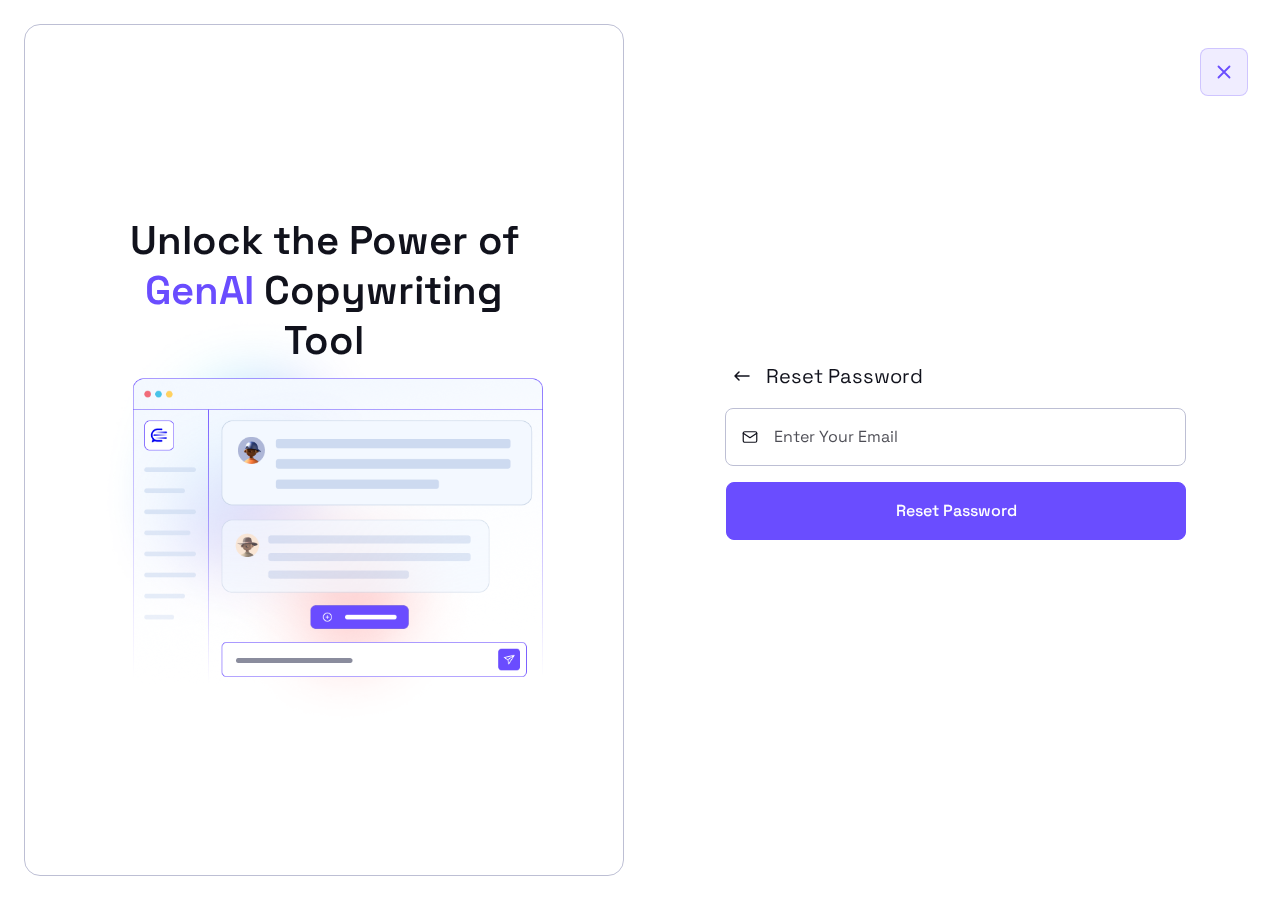
<file: forgot-password-lite.html>
<!DOCTYPE html>
<html lang="en">

<head>
    <!-- Required meta tags -->
    <meta charset="UTF-8" />
    <meta http-equiv="X-UA-Compatible" content="IE=edge" />
    <meta name="viewport" content="width=device-width, initial-scale=1.0" />

    <!-- Title -->
    <title>GenAI - AI Content Writing & Copywriting HTML5 Landing Page Template</title>

    <!-- SEO meta tags -->
    <meta name="description" content="Author: Marvel Theme, AI content writing and copywriting html5 and Bootstrap 5 landing page template" />

    <!-- Favicon -->
    <link rel="icon" href="assets/images/favicon.svg" type="image/svg+xml" />

    <!-- CSS -->
    <link rel="stylesheet" href="assets/css/plugins.css" />
    <link rel="stylesheet" href="assets/css/style.css" />
</head>

<body>
    <div class="wrapper d-flex flex-column justify-between">
        <main class="flex-grow-1">
            <section class="account-section password-reset-page py-6 h-full">
                <div class="container-fluid h-full">
                    <div class="row h-full">
                        <div class="col-lg-6 d-none d-lg-block" data-aos="fade-up-sm" data-aos-delay="50">
                            <div class="bg-lite-blue border border-lite-blue-2 rounded-4 h-full p-6 p-md-20 text-center d-flex flex-column justify-center">
                                <h2 class="mb-12">
                                    Unlock the Power of <br class="d-none d-xl-block" />
                                    <span class="text-primary">GenAI</span> Copywriting Tool
                                </h2>
                                <img src="assets/images/screens/screen-8.png" alt="" class="img-fluid w-full mt-n24 mb-n10" />
                            </div>
                        </div>
                        <div class="col-lg-6" data-aos="fade-up-sm" data-aos-delay="100">
                            <div class="close-btn">
                                <a href="index-lite.html" class="icon w-12 h-12 rounded p-3 d-flex align-center justify-center ms-auto bg-primary bg-opacity-10 text-primary border border-primary border-opacity-25">
                                    <svg xmlns="http://www.w3.org/2000/svg" fill="none" viewBox="0 0 24 24">
                                        <g stroke="currentColor" stroke-linecap="round" stroke-linejoin="round" stroke-width="2">
                                            <path d="M18 6 6 18M6 6l12 12" />
                                        </g>
                                    </svg>
                                </a>
                            </div>
                            <div class="account-wrapper h-full d-flex flex-column justify-center">
                                <div class="text-center">
                                    <div class="mb-4 text-start d-flex align-center gap-2">
                                        <a href="login-lite.html" class="btn btn-sm p-0 d-flex align-center text-decoration-none w-8 h-8 justify-center">
                                            <svg xmlns="http://www.w3.org/2000/svg" fill="none" viewBox="0 0 24 24" width="24">
                                                <g stroke="currentColor" stroke-linecap="round" stroke-linejoin="round" stroke-width="1.5">
                                                    <path d="M5 12h14M5 12l4 4m-4-4 4-4" />
                                                </g>
                                            </svg>
                                        </a>
                                        <p class="lead fw-normal mb-0">Reset Password</p>
                                    </div>
                                    <form action="#" class="vstack gap-4">
                                        <div class="text-start">
                                            <div class="input-group with-icon">
                                                <span class="icon">
														<svg
															xmlns="http://www.w3.org/2000/svg"
															fill="none"
															viewBox="0 0 18 18">
															<g
																stroke="currentColor"
																stroke-linecap="round"
																stroke-linejoin="round"
																stroke-width="1.2">
																<path
																	d="M2.25 5.25a1.5 1.5 0 0 1 1.5-1.5h10.5a1.5 1.5 0 0 1 1.5 1.5v7.5a1.5 1.5 0 0 1-1.5 1.5H3.75a1.5 1.5 0 0 1-1.5-1.5v-7.5Z" />
																<path d="M2.25 5.25 9 9.75l6.75-4.5" />
															</g>
														</svg>
													</span>
                                                <input type="email" class="form-control rounded-2 py-4" placeholder="Enter Your Email" />
                                            </div>
                                        </div>
                                        <div class="text-center">
                                            <button type="submit" class="btn btn-primary w-full py-4">
                                                Reset Password
                                            </button>
                                        </div>
                                    </form>
                                </div>
                            </div>
                        </div>
                    </div>
                </div>
            </section>
        </main>
    </div>


    <!-- JS -->
    <script src="assets/js/plugins.js"></script>
    <script src="assets/js/main.js"></script>

</body>

</html>
</file>
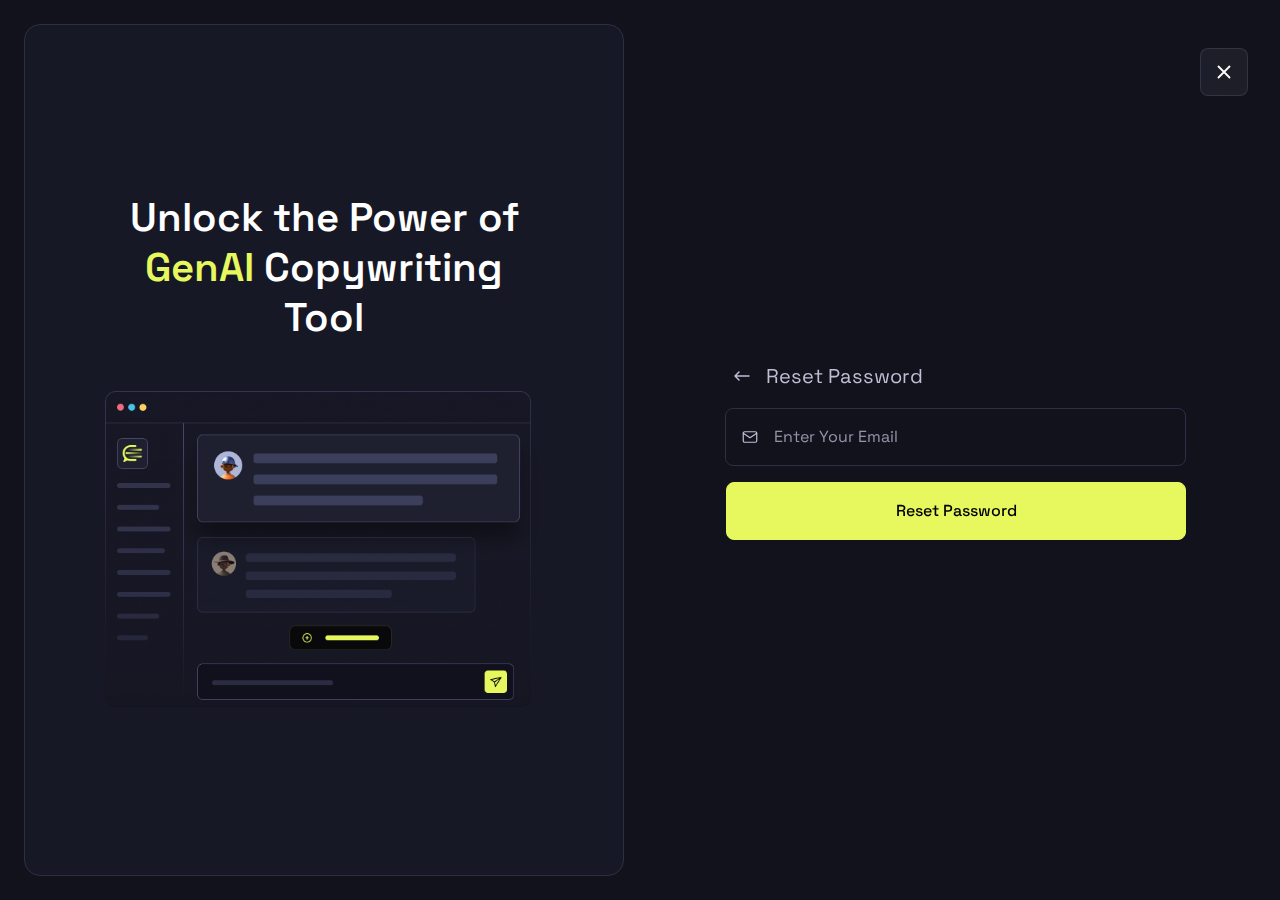
<file: forgot-password.html>
<!DOCTYPE html>
<html lang="en" data-bs-theme="dark">

<head>
    <!-- Required meta tags -->
    <meta charset="UTF-8" />
    <meta http-equiv="X-UA-Compatible" content="IE=edge" />
    <meta name="viewport" content="width=device-width, initial-scale=1.0" />

    <!-- Title -->
    <title>GenAI - AI Content Writing & Copywriting HTML5 Landing Page Template</title>

    <!-- SEO meta tags -->
    <meta name="description" content="Author: Marvel Theme, AI content writing and copywriting html5 and Bootstrap 5 landing page template" />

    <!-- Favicon -->
    <link rel="icon" href="assets/images/favicon.svg" type="image/svg+xml" />

    <!-- CSS -->
    <link rel="stylesheet" href="assets/css/plugins.css" />
    <link rel="stylesheet" href="assets/css/style.css" />
</head>

<body>
    <div class="wrapper d-flex flex-column justify-between">
        <main class="flex-grow-1">
            <section class="account-section password-reset-page py-6 h-full">
                <div class="container-fluid h-full">
                    <div class="row h-full">
                        <div class="col-lg-6 d-none d-lg-block" data-aos="fade-up-sm" data-aos-delay="50">
                            <div class="bg-dark-blue-4 border rounded-4 h-full p-6 p-md-20 text-center d-flex flex-column justify-center">
                                <h2 class="text-white mb-12">
                                    Unlock the Power of <br class="d-none d-xl-block" />
                                    <span class="text-primary-dark">GenAI</span> Copywriting Tool
                                </h2>
                                <img src="assets/images/screens/screen-5.png" alt="" class="img-fluid w-full" />
                            </div>
                        </div>
                        <div class="col-lg-6" data-aos="fade-up-sm" data-aos-delay="100">
                            <div class="close-btn">
                                <a href="index.html" class="icon bg-gradient-3 text-white w-12 h-12 rounded p-3 border border-white border-opacity-10 d-flex align-center justify-center ms-auto">
                                    <svg xmlns="http://www.w3.org/2000/svg" fill="none" viewBox="0 0 24 24">
                                        <g stroke="currentColor" stroke-linecap="round" stroke-linejoin="round" stroke-width="2">
                                            <path d="M18 6 6 18M6 6l12 12" />
                                        </g>
                                    </svg>
                                </a>
                            </div>
                            <div class="account-wrapper h-full d-flex flex-column justify-center">
                                <div class="text-center">
                                    <div class="mb-4 text-start d-flex align-center gap-2">
                                        <a href="login.html" class="btn btn-sm p-0 d-flex align-center text-decoration-none w-8 h-8 justify-center">
                                            <svg xmlns="http://www.w3.org/2000/svg" fill="none" viewBox="0 0 24 24" width="24">
                                                <g stroke="currentColor" stroke-linecap="round" stroke-linejoin="round" stroke-width="1.5">
                                                    <path d="M5 12h14M5 12l4 4m-4-4 4-4" />
                                                </g>
                                            </svg>
                                        </a>
                                        <p class="lead fw-normal mb-0">Reset Password</p>
                                    </div>
                                    <form action="#" class="vstack gap-4">
                                        <div class="text-start">
                                            <div class="input-group with-icon">
                                                <span class="icon">
														<svg
															xmlns="http://www.w3.org/2000/svg"
															fill="none"
															viewBox="0 0 18 18">
															<g
																stroke="currentColor"
																stroke-linecap="round"
																stroke-linejoin="round"
																stroke-width="1.2">
																<path
																	d="M2.25 5.25a1.5 1.5 0 0 1 1.5-1.5h10.5a1.5 1.5 0 0 1 1.5 1.5v7.5a1.5 1.5 0 0 1-1.5 1.5H3.75a1.5 1.5 0 0 1-1.5-1.5v-7.5Z" />
																<path d="M2.25 5.25 9 9.75l6.75-4.5" />
															</g>
														</svg>
													</span>
                                                <input type="email" class="form-control rounded-2 py-4" placeholder="Enter Your Email" />
                                            </div>
                                        </div>
                                        <div class="text-center">
                                            <button type="submit" class="btn btn-primary-dark w-full py-4">
                                                Reset Password
                                            </button>
                                        </div>
                                    </form>
                                </div>
                            </div>
                        </div>
                    </div>
                </div>
            </section>
        </main>
    </div>


    <!-- JS -->
    <script src="assets/js/plugins.js"></script>
    <script src="assets/js/main.js"></script>

</body>

</html>
</file>
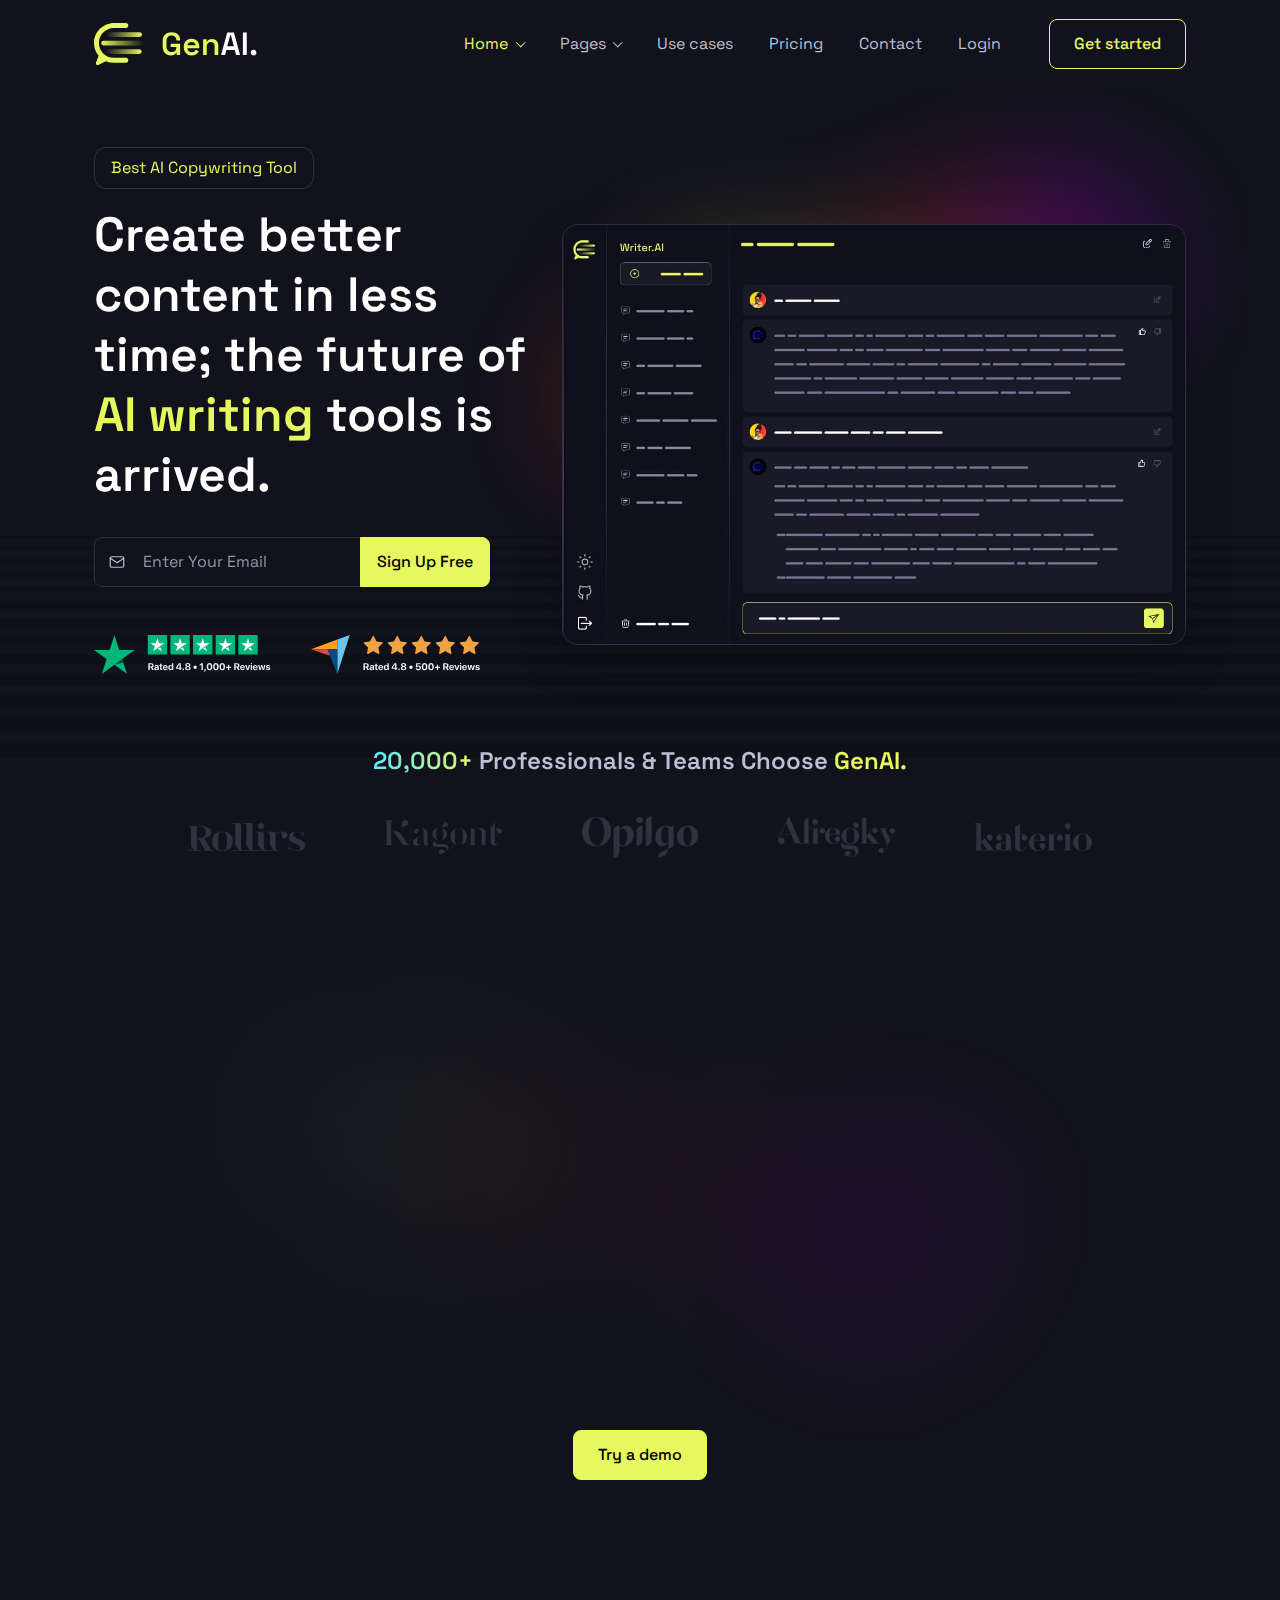
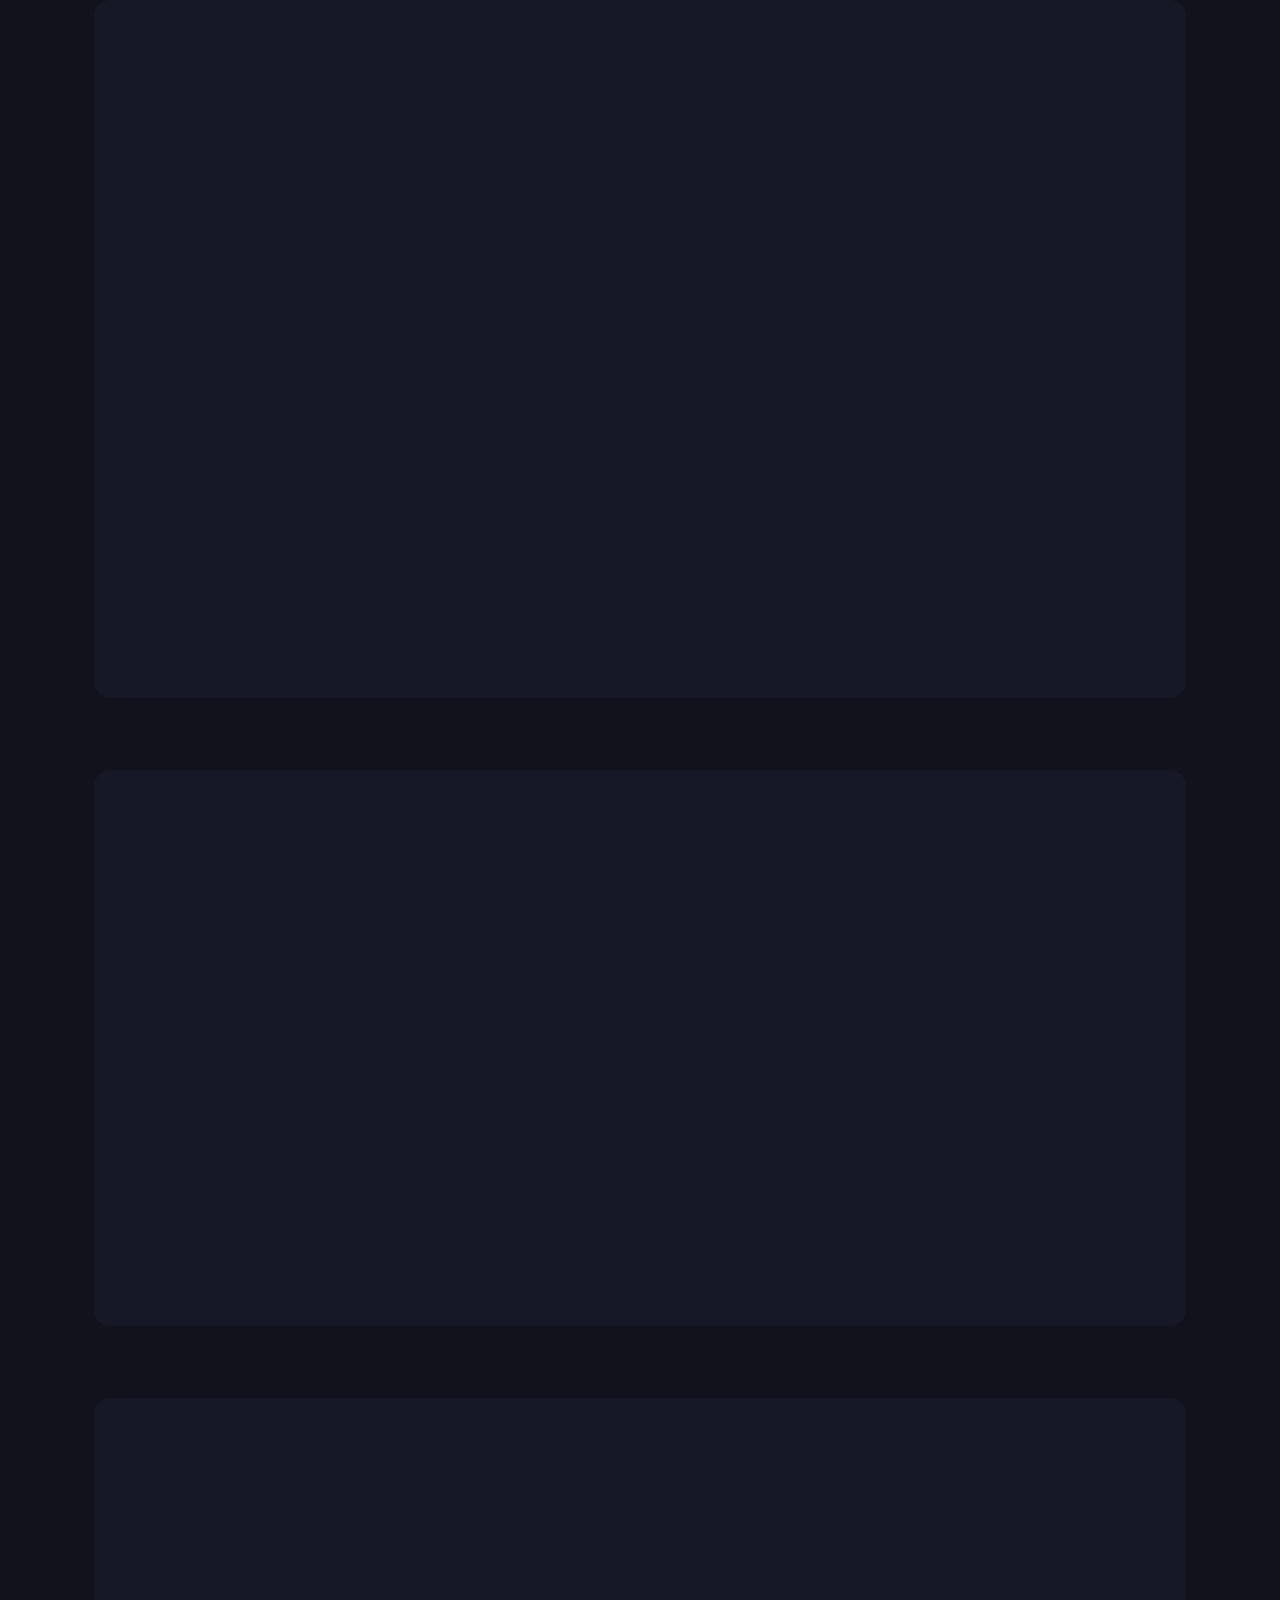
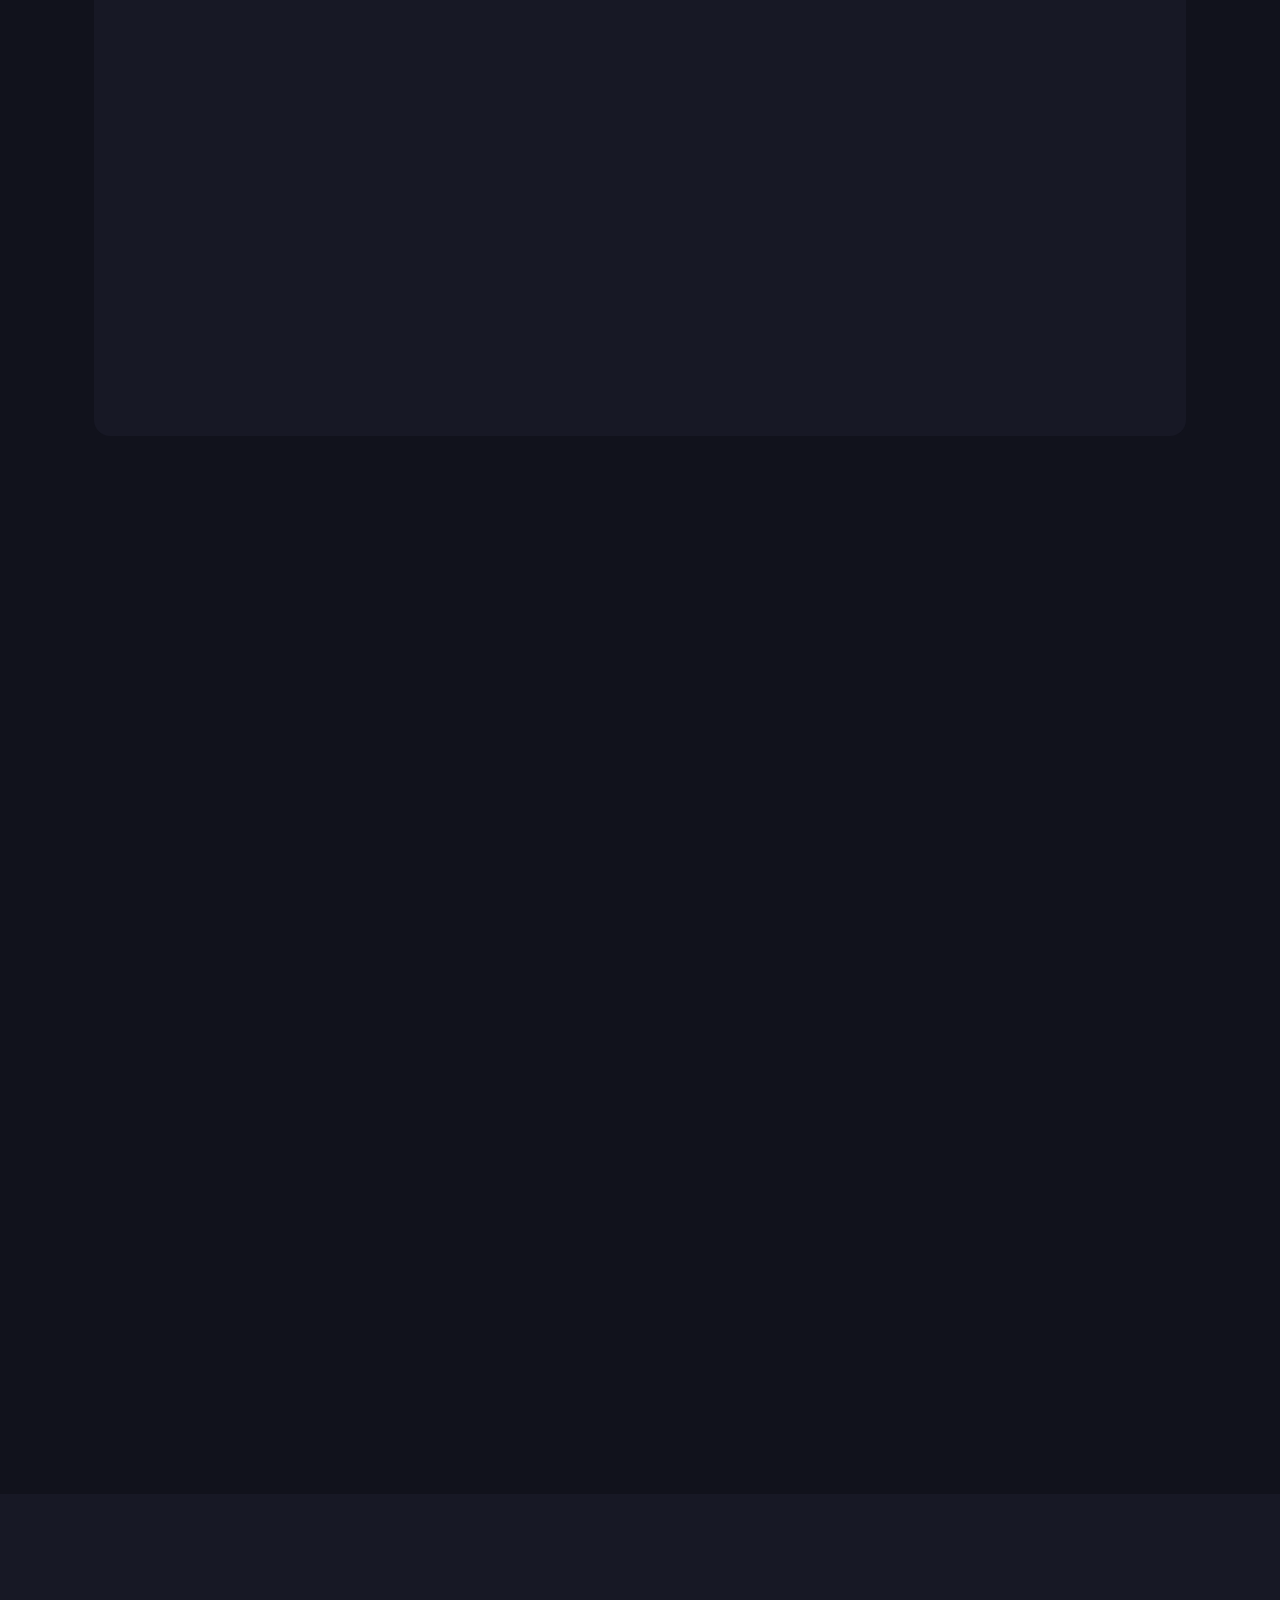
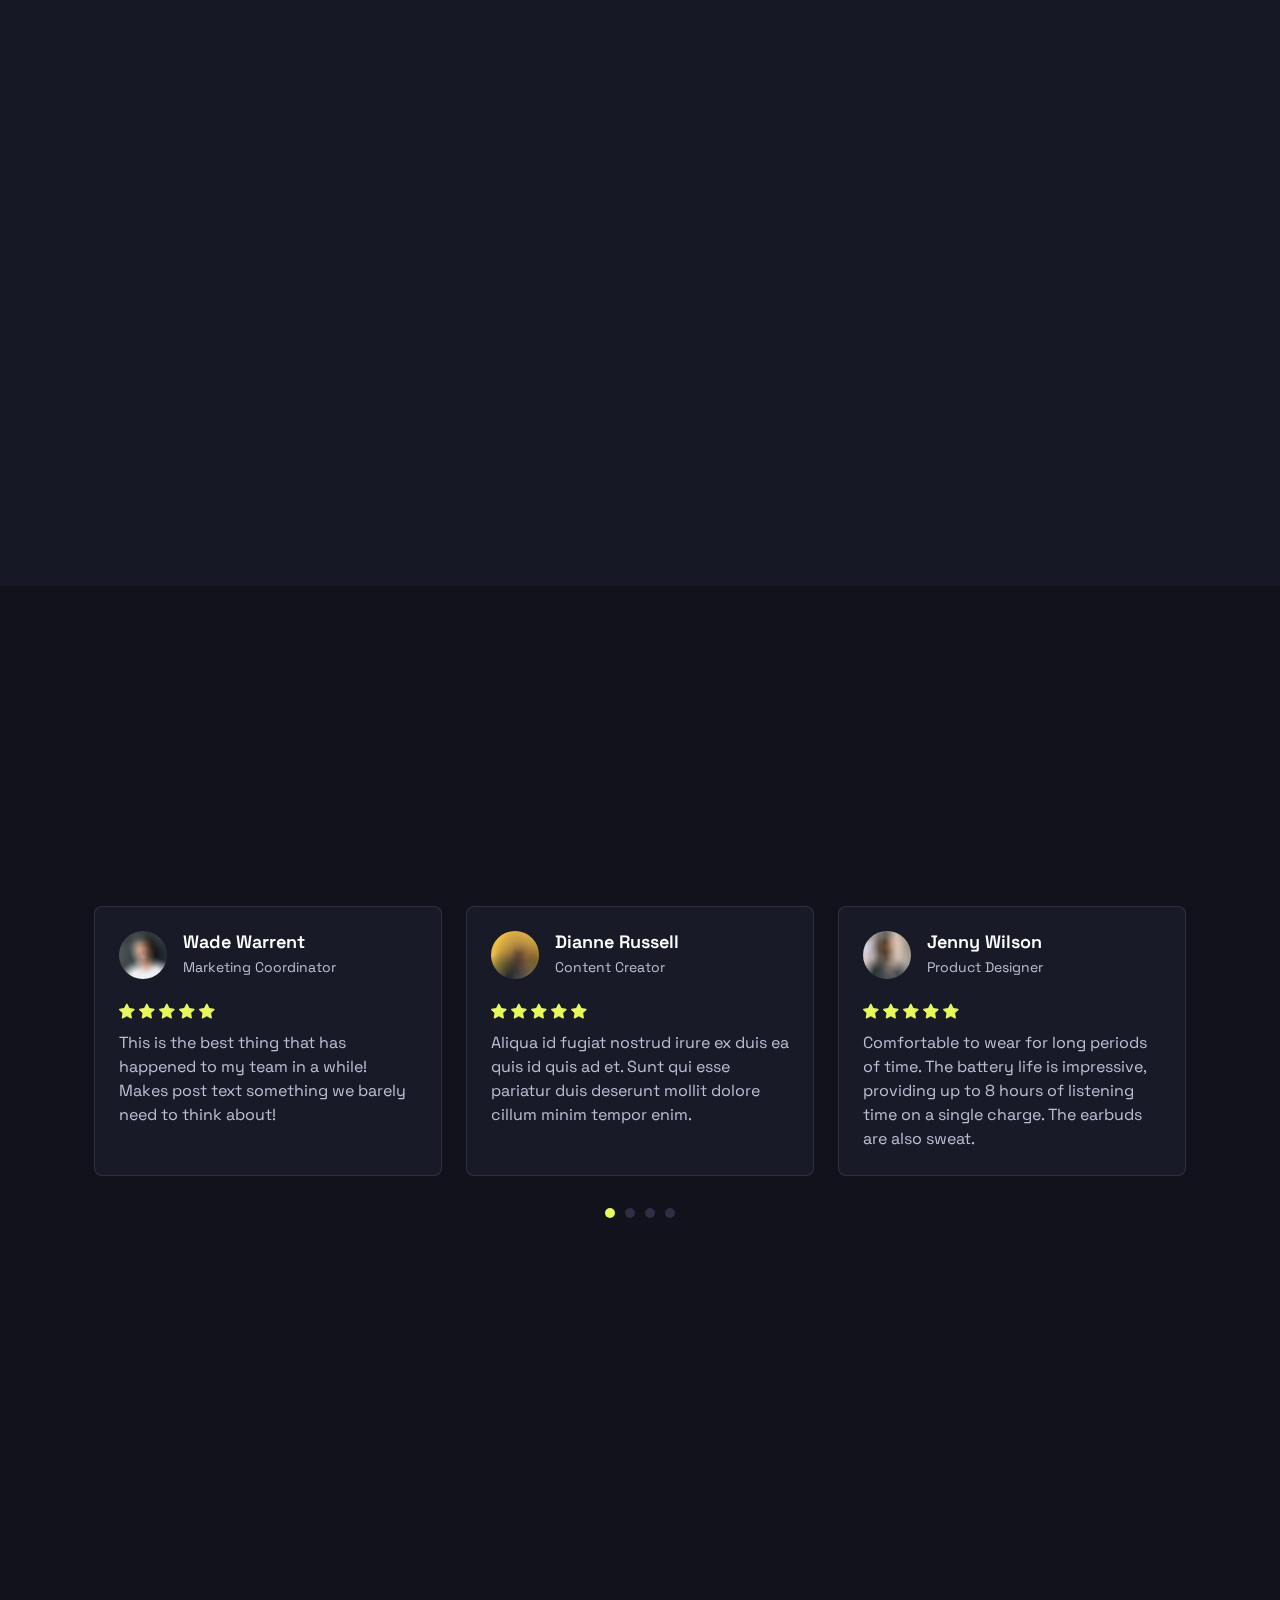
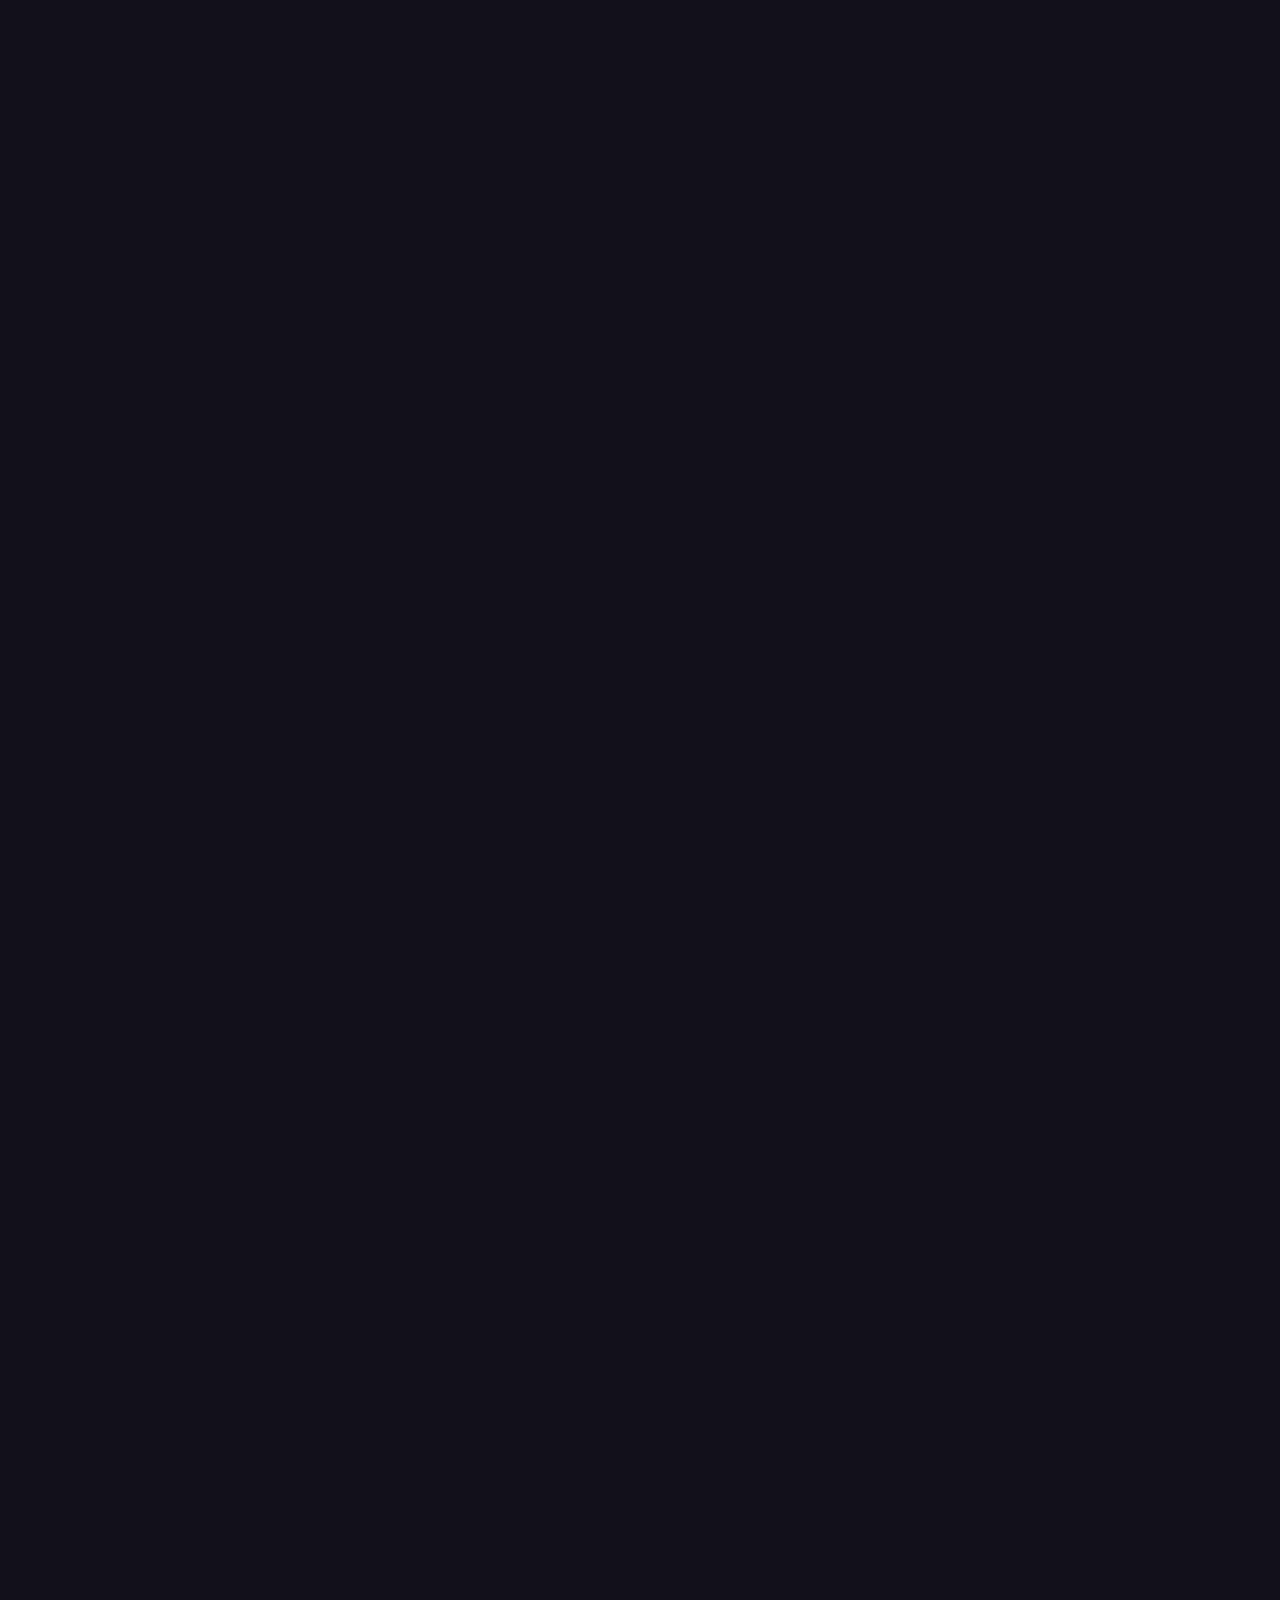
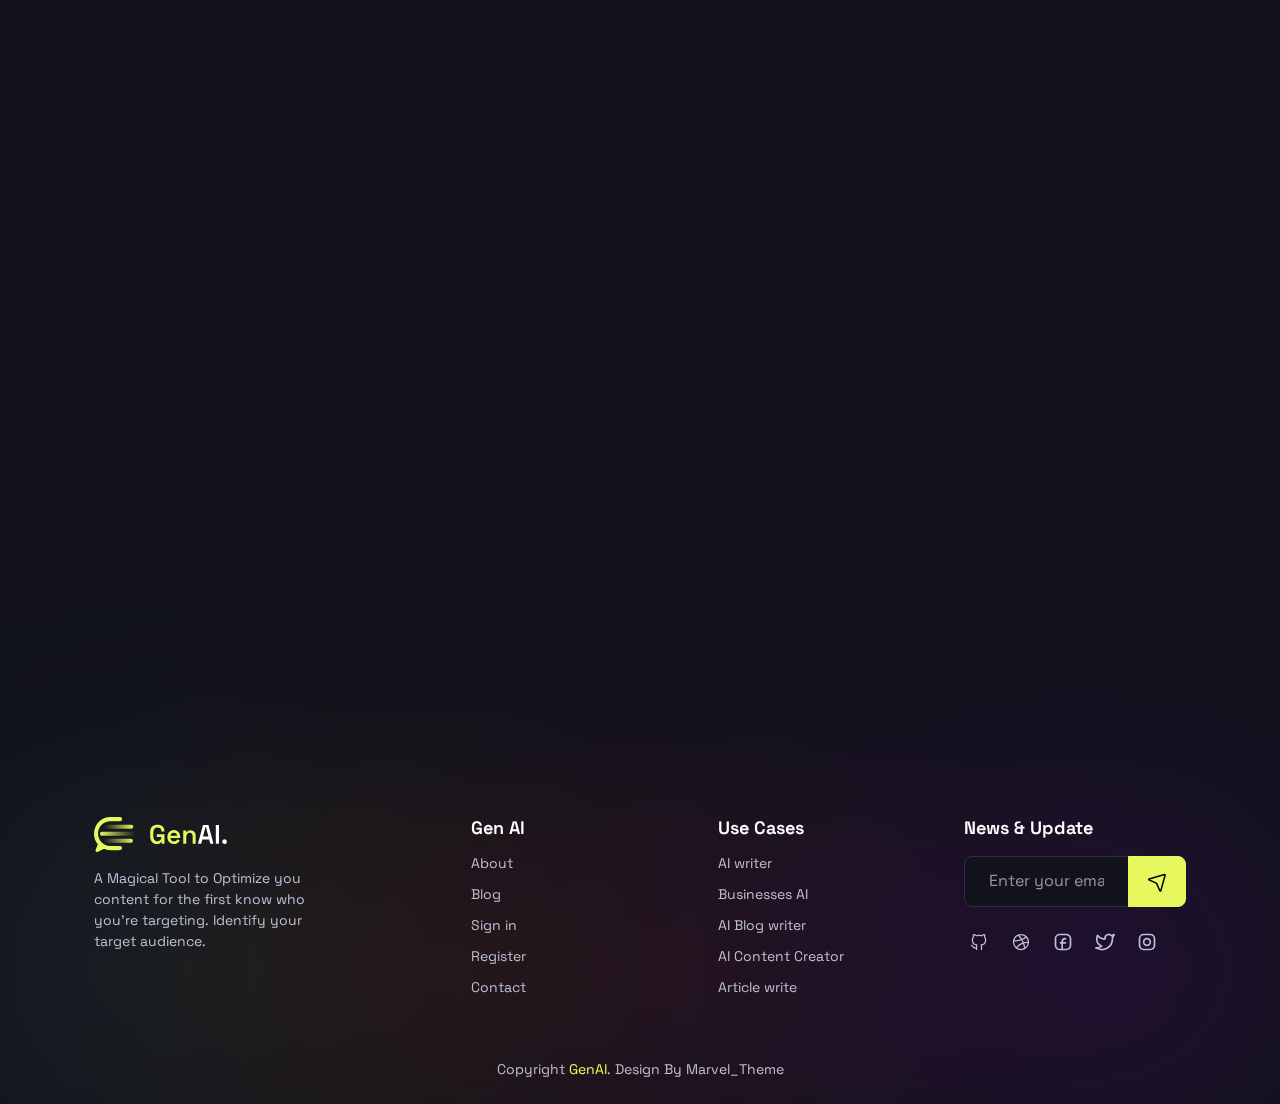
<file: index-2.html>
<!DOCTYPE html>
<html lang="en" data-bs-theme="dark">

<head>
    <!-- Required meta tags -->
    <meta charset="UTF-8" />
    <meta http-equiv="X-UA-Compatible" content="IE=edge" />
    <meta name="viewport" content="width=device-width, initial-scale=1.0" />

    <!-- Title -->
    <title>GenAI - AI Content Writing & Copywriting HTML5 Landing Page Template</title>

    <!-- SEO meta tags -->
    <meta name="description" content="Author: Marvel Theme, AI content writing and copywriting html5 and Bootstrap 5 landing page template" />

    <!-- Favicon -->
    <link rel="icon" href="assets/images/favicon.svg" type="image/svg+xml" />

    <!-- CSS -->
    <link rel="stylesheet" href="assets/css/plugins.css" />
    <link rel="stylesheet" href="assets/css/style.css" />
</head>

<body>
    <div class="wrapper d-flex flex-column justify-between">
        <!-- Navbar -->
        <nav class="navbar navbar-expand-lg fixed-top bg-dark" data-bs-theme="dark">
            <div class="container">
                <!-- Logo -->
                <a class="navbar-brand" href="index.html">
                    <img src="assets/images/logo.svg" alt="" width="165" />
                </a>

                <!-- Navbar toggler button -->
                <button class="navbar-toggler" type="button" data-bs-toggle="collapse" data-bs-target="#navbarContent" aria-controls="navbarContent" aria-expanded="false" aria-label="Toggle navigation">
                    <div class="navbar-toggler-icon">
                        <span></span>
                        <span></span>
                        <span></span>
                    </div>
                </button>

                <!-- Navbar content -->
                <div class="collapse navbar-collapse" id="navbarContent">
                    <div class="navbar-content-inner ms-lg-auto d-flex flex-column flex-lg-row align-lg-center gap-4 gap-lg-10 p-2 p-lg-0">
                        <ul class="navbar-nav gap-lg-2 gap-xl-5">
                            <li class="nav-item dropdown">
                                <a class="nav-link dropdown-toggle active" href="#" role="button" data-bs-toggle="dropdown" aria-expanded="false" aria-current="page">
                                    Home
                                </a>
                                <ul class="dropdown-menu">
                                    <li><a class="dropdown-item" href="index.html">Home one</a></li>
                                    <li><a class="dropdown-item" href="index-lite.html">Home one lite</a></li>
                                    <li><a class="dropdown-item" href="index-2.html">Home two</a></li>
                                    <li><a class="dropdown-item" href="index-2-lite.html">Home two lite</a></li>
                                </ul>
                            </li>
                            <li class="nav-item dropdown">
                                <a class="nav-link dropdown-toggle" href="#" role="button" data-bs-toggle="dropdown" aria-expanded="false">
                                    Pages
                                </a>
                                <ul class="dropdown-menu megamenu megamenu-cols-2">
                                    <li><a class="dropdown-item " href="about.html">About</a></li>
                                    <li><a class="dropdown-item " href="about-lite.html">About lite</a></li>
                                    <li><a class="dropdown-item " href="contact.html">Contact</a></li>
                                    <li><a class="dropdown-item " href="contact-lite.html">Contact lite</a></li>
                                    <li><a class="dropdown-item " href="blog.html">Blog</a></li>
                                    <li><a class="dropdown-item " href="blog-lite.html">Blog lite</a></li>
                                    <li><a class="dropdown-item " href="article.html">Article</a></li>
                                    <li><a class="dropdown-item " href="article-lite.html">Article lite</a></li>
                                    <li><a class="dropdown-item " href="use-cases.html">Use cases</a></li>
                                    <li><a class="dropdown-item " href="use-cases-lite.html">Use cases lite</a></li>
                                    <li><a class="dropdown-item " href="use-cases-details.html">Case details</a></li>
                                    <li><a class="dropdown-item " href="use-cases-details-lite.html">Case details lite</a></li>
                                    <li><a class="dropdown-item " href="pricing-plan.html">Pricing</a></li>
                                    <li><a class="dropdown-item " href="pricing-plan-lite.html">Pricing lite</a></li>
                                    <li><a class="dropdown-item" href="login.html">Login</a></li>
                                    <li><a class="dropdown-item" href="login-lite.html">Login lite</a></li>
                                    <li><a class="dropdown-item" href="register.html">Register</a></li>
                                    <li><a class="dropdown-item" href="register-lite.html">Register lite</a></li>
                                    <li><a class="dropdown-item" href="forgot-password.html">Forgot password</a></li>
                                    <li><a class="dropdown-item" href="forgot-password-lite.html">Forgot password lite</a></li>
                                    <li><a class="dropdown-item " href="404.html">404</a></li>
                                    <li><a class="dropdown-item " href="404-lite.html">404 lite</a></li>
                                </ul>
                            </li>
                            <li class="nav-item">
                                <a class="nav-link " href="use-cases.html">Use cases</a>
                            </li>
                            <li class="nav-item">
                                <a class="nav-link " href="pricing-plan.html">Pricing</a>
                            </li>
                            <li class="nav-item">
                                <a class="nav-link " href="contact.html">Contact</a>
                            </li>
                            <li class="nav-item">
                                <a class="nav-link" href="login.html">Login</a>
                            </li>
                        </ul>
                        <div class="">
                            <a href="login.html" class="btn btn-outline-primary-dark">Get started</a>
                        </div>
                    </div>
                </div>
            </div>
        </nav>


        <main class="flex-grow-1">
            <!-- Hero -->
            <!-- Hero -->
            <section class="hero-section style-2 position-relative bg-dark py-10 py-lg-15">
                <div class="striped-shape">
                    <img src="assets/images/shapes/stripe-dark.svg" alt="" />
                </div>
                <div class="container">
                    <div class="row align-center">
                        <div class="col-lg-5">
                            <div class="text-center text-lg-start position-relative z-1">
                                <p class="text-primary-dark" data-aos="fade-up-sm" data-aos-delay="50">
                                    <span class="border px-4 py-2 rounded-3 d-inline-block">Best AI Copywriting Tool</span>
                                </p>
                                <h1 class="text-white mb-8" data-aos="fade-up-sm" data-aos-delay="100">
                                    Create better content in less time; the future of
                                    <span class="text-primary-dark"
							>AI writing</span>
                                    tools is arrived.
                                </h1>
                                <form action="#" class="pe-xl-10" data-aos="fade-up-sm" data-aos-delay="150">
                                    <div class="input-group with-icon">
                                        <input type="email" class="form-control" placeholder="Enter Your Email" />
                                        <span class="icon">
								<svg xmlns="http://www.w3.org/2000/svg" fill="none" viewBox="0 0 18 18">
									<g
										stroke="currentColor"
										stroke-linecap="round"
										stroke-linejoin="round"
										stroke-width="1.2">
										<path
											d="M2.25 5.25a1.5 1.5 0 0 1 1.5-1.5h10.5a1.5 1.5 0 0 1 1.5 1.5v7.5a1.5 1.5 0 0 1-1.5 1.5H3.75a1.5 1.5 0 0 1-1.5-1.5v-7.5Z" />
										<path d="M2.25 5.25 9 9.75l6.75-4.5" />
									</g>
								</svg>
							</span>
                                        <button class="btn btn-primary-dark px-4" type="button">
                                            Sign Up Free
                                        </button>
                                    </div>
                                </form>
                                <div class="d-flex gap-8 align-center justify-center justify-lg-start mt-12 review-badges" data-aos="fade-up-sm" data-aos-delay="200">
                                    <img class="img-fluid" src="assets/images/review-logos/trustpilot_reviews.svg" alt="" />
                                    <img class="img-fluid" src="assets/images/review-logos/capterra_reviews.svg" alt="" />
                                </div>
                            </div>
                        </div>
                        <div class="col-lg-7" data-aos="fade-up-sm" data-aos-delay="200">
                            <div class="image-with-shape">
                                <img src="assets/images/shapes/blurry-shape-2.svg" alt="" class="shape animate-scale" />
                                <div class="mt-12 rounded-4 border shadow-lg overflow-hidden">
                                    <img class="img-fluid d-inline-block" src="assets/images/screens/screen-2.jpg" alt="" />
                                </div>
                            </div>
                        </div>
                    </div>

                    <div class="row justify-center mt-18">
                        <div class="col-lg-10">
                            <div class="text-center">
                                <h4 class="mb-10" data-aos="fade-up-sm" data-aos-delay="50">
                                    <span class="text-gradient-2">20,000+</span>
                                    Professionals & Teams Choose
                                    <span class="text-primary-dark">GenAI.</span>
                                </h4>

                                <div class="row align-center justify-center row-cols-3 row-cols-md-5 g-6 g-lg-10 g-xl-20">
                                    <div class="col" data-aos="fade-up-sm" data-aos-delay="100" data-aos-offset="10">
                                        <img src="assets/images/brands/1.png" alt="" class="img-fluid brand-img" />
                                    </div>
                                    <div class="col" data-aos="fade-up-sm" data-aos-delay="150" data-aos-offset="10">
                                        <img src="assets/images/brands/2.png" alt="" class="img-fluid brand-img" />
                                    </div>
                                    <div class="col" data-aos="fade-up-sm" data-aos-delay="200" data-aos-offset="10">
                                        <img src="assets/images/brands/3.png" alt="" class="img-fluid brand-img" />
                                    </div>
                                    <div class="col" data-aos="fade-up-sm" data-aos-delay="250" data-aos-offset="10">
                                        <img src="assets/images/brands/4.png" alt="" class="img-fluid brand-img" />
                                    </div>
                                    <div class="col" data-aos="fade-up-sm" data-aos-delay="300" data-aos-offset="10">
                                        <img src="assets/images/brands/5.png" alt="" class="img-fluid brand-img" />
                                    </div>
                                </div>
                            </div>
                        </div>
                    </div>
                </div>
            </section>


            <!-- Features -->
            <section class="features-section has-blurry-shape position-relative overflow-hidden py-10 py-lg-15 ">
                <div class="blurry-shape">
                    <img src="assets/images/shapes/blurry-shape-3.svg" alt="" class="img-fluid" />
                </div>
                <div class="container">
                    <div class="text-center mb-18">
                        <h1 class="text-white mb-0" data-aos="fade-up-sm" data-aos-delay="50">
                            Generate Creative AI Copy On-The-Spot, <br class="d-none d-lg-block" />
				Across Your Favorite Tools
                        </h1>
                    </div>

                    <div class="row row-cols-1 row-cols-lg-3 g-6 g-xl-14">
                        <div class="col" data-aos="fade-up-sm" data-aos-delay="100">
                            <div class="d-flex flex-column flex-lg-row gap-6">
                                <div class="icon w-14 h-14 flex-shrink-0 d-flex align-center justify-center rounded-3 p-2 border bg-gradient-3 text-primary-dark border-white border-opacity-10">
                                    <h4 class="mb-0">01</h4>
                                </div>
                                <div class="content">
                                    <h4 class="text-white mb-4">Generates quality contents</h4>
                                    <p>
                                        This tool helps you find the right keywords to target for your content. By using the Google
                                        Keyword Planner, you can see how often people
                                    </p>
                                </div>
                            </div>
                        </div>
                        <div class="col" data-aos="fade-up-sm" data-aos-delay="150">
                            <div class="d-flex flex-column flex-lg-row gap-6">
                                <div class="icon w-14 h-14 flex-shrink-0 d-flex align-center justify-center rounded-3 p-2 border bg-gradient-3 text-primary-dark border-white border-opacity-10">
                                    <h4 class="mb-0">02</h4>
                                </div>
                                <div class="content">
                                    <h4 class="text-white mb-4">Provides Useful Suggestions</h4>
                                    <p>
                                        GenAI writing tools can analyze data and generate insights to help writers create more
                                        compelling and informative content.
                                    </p>
                                </div>
                            </div>
                        </div>
                        <div class="col" data-aos="fade-up-sm" data-aos-delay="200">
                            <div class="d-flex flex-column flex-lg-row gap-6">
                                <div class="icon w-14 h-14 flex-shrink-0 d-flex align-center justify-center rounded-3 p-2 border bg-gradient-3 text-primary-dark border-white border-opacity-10">
                                    <h4 class="mb-0">03</h4>
                                </div>
                                <div class="content">
                                    <h4 class="text-white mb-4">Improves Products Productivity</h4>
                                    <p>
                                        Emotions are a powerful tool in advertising. Use emotions that resonate with your audience
                                        to create a connection.
                                    </p>
                                </div>
                            </div>
                        </div>
                    </div>

                    <div class="text-center mt-12">
                        <a href="login.html" class="btn btn-primary-dark">Try a demo</a>
                    </div>
                </div>
            </section>


            <!-- Features -->
            <section class="py-10 py-lg-15 ">
                <div class="container">
                    <div class="bg-dark-blue-4 rounded-4 p-6 p-md-12 px-xl-20 py-xl-12 hover-border mb-18">
                        <div class="row g-6 g-lg-14 g-xl-20 align-center">
                            <div class="col-lg-6" data-aos="fade-up-sm" data-aos-delay="50">
                                <div class="content">
                                    <p class="text-primary-dark">Features 1</p>
                                    <h1 class="text-white mb-8">
                                        Let's Create AI-Powered Content With A Single Click.
                                    </h1>
                                    <p class="mb-6">
                                        To create powerful content, you need to know who you're targeting. Identify your target
                                        audience and understand their needs, interests, and pain points.
                                    </p>
                                    <ul class="list-unstyled list-check mb-8">
                                        <li>
                                            <svg xmlns="http://www.w3.org/2000/svg" fill="none" viewBox="0 0 18 18" class="icon">
                                                <g>
                                                    <path stroke="currentColor" stroke-linecap="round" stroke-linejoin="round" stroke-width="1.5" d="m3.75 9 3.75 3.75 7.5-7.5" />
                                                </g>
                                            </svg>
                                            <span>Start creating powerful content, for your next ads</span>
                                        </li>
                                        <li>
                                            <svg xmlns="http://www.w3.org/2000/svg" fill="none" viewBox="0 0 18 18" class="icon">
                                                <g>
                                                    <path stroke="currentColor" stroke-linecap="round" stroke-linejoin="round" stroke-width="1.5" d="m3.75 9 3.75 3.75 7.5-7.5" />
                                                </g>
                                            </svg>
                                            <span>Let's Communicate with your customers with emotions</span>
                                        </li>
                                        <li>
                                            <svg xmlns="http://www.w3.org/2000/svg" fill="none" viewBox="0 0 18 18" class="icon">
                                                <g>
                                                    <path stroke="currentColor" stroke-linecap="round" stroke-linejoin="round" stroke-width="1.5" d="m3.75 9 3.75 3.75 7.5-7.5" />
                                                </g>
                                            </svg>
                                            <span
									>Use visuals like images, videos, or infographics to make your content more
									engaging</span>
                                        </li>
                                    </ul>
                                    <a href="login.html" class="arrow-link arrow-link-primary-dark text-primary-dark gap-3">
                                        <span>Get Started Free</span>
                                        <svg class="icon" viewBox="0 0 16 16" fill="none" xmlns="http://www.w3.org/2000/svg">
                                            <path d="M4 12.6667L12.6667 4M12.6667 4V12.32M12.6667 4H4.34667" stroke="currentColor" stroke-width="1.21" stroke-linecap="round" stroke-linejoin="round" />
                                        </svg>
                                    </a>
                                </div>
                            </div>
                            <div class="col-lg-6" data-aos="fade-up-sm" data-aos-delay="100">
                                <div class="feature-img">
                                    <img src="assets/images/illustrations/feature-illustration-1-dark.svg" alt="" class="img-fluid" />
                                </div>
                            </div>
                        </div>
                    </div>
                    <div class="bg-dark-blue-4 rounded-4 p-6 p-md-12 px-xl-20 py-xl-12 hover-border mb-18">
                        <div class="row g-6 g-lg-14 g-xl-20 align-center flex-row-reverse">
                            <div class="col-lg-6" data-aos="fade-up-sm" data-aos-delay="50">
                                <div class="content">
                                    <p class="text-primary-dark">Features 2</p>
                                    <h1 class="text-white mb-8">
                                        A Magical Tool To Optimize Your Content For First Page Rankings
                                    </h1>
                                    <p class="mb-6">
                                        A Magical Tool to Optimize you content for the first know who you're targeting. Identify
                                        your target audience and understand their needs, interests, and pain points.
                                    </p>
                                    <a href="login.html" class="arrow-link arrow-link-primary-dark text-primary-dark gap-3">
                                        <span>Request A Demo</span>
                                        <svg class="icon" viewBox="0 0 16 16" fill="none" xmlns="http://www.w3.org/2000/svg">
                                            <path d="M4 12.6667L12.6667 4M12.6667 4V12.32M12.6667 4H4.34667" stroke="currentColor" stroke-width="1.21" stroke-linecap="round" stroke-linejoin="round" />
                                        </svg>
                                    </a>
                                </div>
                            </div>
                            <div class="col-lg-6" data-aos="fade-up-sm" data-aos-delay="100">
                                <div class="feature-img">
                                    <img src="assets/images/illustrations/feature-illustration-2-dark.svg" alt="" class="img-fluid" />
                                </div>
                            </div>
                        </div>
                    </div>
                    <div class="bg-dark-blue-4 rounded-4 p-6 p-md-12 px-xl-20 py-xl-12 hover-border">
                        <div class="row g-6 g-lg-14 g-xl-20 align-center">
                            <div class="col-lg-6" data-aos="fade-up-sm" data-aos-delay="50">
                                <div class="content">
                                    <p class="text-primary-dark">Features 3</p>
                                    <h1 class="text-white mb-8">
                                        Write Blog Posts, Stories, & Even Books With
                                        <span class="text-primary-dark">GenAI</span>.
                                    </h1>
                                    <p class="mb-6">
                                        To create powerful content, you need to know who you're targeting. Identify your target
                                        audience and understand their needs, interests, and pain points.
                                    </p>
                                    <ul class="list-unstyled list-check mb-8">
                                        <li>
                                            <svg xmlns="http://www.w3.org/2000/svg" fill="none" viewBox="0 0 18 18" class="icon">
                                                <g>
                                                    <path stroke="currentColor" stroke-linecap="round" stroke-linejoin="round" stroke-width="1.5" d="m3.75 9 3.75 3.75 7.5-7.5" />
                                                </g>
                                            </svg>
                                            <span>Start creating powerful content, for your next ads</span>
                                        </li>
                                        <li>
                                            <svg xmlns="http://www.w3.org/2000/svg" fill="none" viewBox="0 0 18 18" class="icon">
                                                <g>
                                                    <path stroke="currentColor" stroke-linecap="round" stroke-linejoin="round" stroke-width="1.5" d="m3.75 9 3.75 3.75 7.5-7.5" />
                                                </g>
                                            </svg>
                                            <span>Let's Communicate with your customers with emotions</span>
                                        </li>
                                        <li>
                                            <svg xmlns="http://www.w3.org/2000/svg" fill="none" viewBox="0 0 18 18" class="icon">
                                                <g>
                                                    <path stroke="currentColor" stroke-linecap="round" stroke-linejoin="round" stroke-width="1.5" d="m3.75 9 3.75 3.75 7.5-7.5" />
                                                </g>
                                            </svg>
                                            <span
									>Use visuals like images, videos, or infographics to make your content more
									engaging</span>
                                        </li>
                                    </ul>
                                    <a href="login.html" class="arrow-link arrow-link-primary-dark text-primary-dark gap-3">
                                        <span>Get Started Free</span>
                                        <svg class="icon" viewBox="0 0 16 16" fill="none" xmlns="http://www.w3.org/2000/svg">
                                            <path d="M4 12.6667L12.6667 4M12.6667 4V12.32M12.6667 4H4.34667" stroke="currentColor" stroke-width="1.21" stroke-linecap="round" stroke-linejoin="round" />
                                        </svg>
                                    </a>
                                </div>
                            </div>
                            <div class="col-lg-6" data-aos="fade-up-sm" data-aos-delay="100">
                                <div class="feature-img">
                                    <img src="assets/images/illustrations/feature-illustration-3-dark.svg" alt="" class="img-fluid" />
                                </div>
                            </div>
                        </div>
                    </div>
                </div>
            </section>


            <!-- Use cases -->
            <section class="pt-10 pt-lg-15 pb-20 pb-lg-30">
                <div class="container">
                    <div class="row justify-center mb-18">
                        <div class="col-lg-9">
                            <div class="text-center">
                                <p class="text-primary-dark" data-aos="fade-up-sm" data-aos-delay="50">
                                    GenAI Use Cases
                                </p>
                                <h1 class="text-white mb-0" data-aos="fade-up-sm" data-aos-delay="100">
                                    Write Better Content Faster, The Future Of AI Writing Tools is Here
                                </h1>
                            </div>
                        </div>
                    </div>

                    <div class="row justify-center row-cols-1 row-cols-md-2 row-cols-lg-3 row-cols-xl-4 gx-8 gy-14">
                        <div class="col" data-aos="fade-up-sm" data-aos-delay="50">
                            <div class="d-flex flex-column justify-between gap-6 h-full text-center">
                                <div class="icon text-primary-dark w-14 h-14 rounded-3 flex-shrink-0 d-flex align-center justify-center mx-auto">
                                    <svg xmlns="http://www.w3.org/2000/svg" fill="none" viewBox="0 0 40 40">
                                        <g stroke="currentColor" stroke-linecap="round" stroke-linejoin="round" stroke-width="2">
                                            <path d="M13.333 35h13.334A8.333 8.333 0 0 0 35 26.667v-5a5 5 0 0 0-5-5h-1.667v-3.334A8.333 8.333 0 0 0 20 5h-6.667A8.333 8.333 0 0 0 5 13.333v13.334A8.333 8.333 0 0 0 13.333 35Z" />
                                            <path d="M11.667 14.167a2.5 2.5 0 0 1 2.5-2.5h5a2.5 2.5 0 1 1 0 5h-5a2.5 2.5 0 0 1-2.5-2.5Zm0 11.666a2.5 2.5 0 0 1 2.5-2.5h11.666a2.5 2.5 0 1 1 0 5H14.167a2.5 2.5 0 0 1-2.5-2.5Z" />
                                        </g>
                                    </svg>
                                </div>
                                <div class="content flex-grow-1">
                                    <h5 class="text-white mb-4">Writing Blog Content</h5>
                                    <p class="mb-0">
                                        Writing blog content with GenAI, make sure you have a clear understanding of who your
                                        audience is.
                                    </p>
                                </div>
                                <div class="flex-shrink-0">
                                    <a href="use-cases-details.html" class="arrow-link arrow-link-primary-dark gap-3 fs-sm">
                                        <span>Try Blog Content</span>
                                        <svg class="icon" viewBox="0 0 16 16" fill="none" xmlns="http://www.w3.org/2000/svg">
                                            <path d="M4 12.6667L12.6667 4M12.6667 4V12.32M12.6667 4H4.34667" stroke="currentColor" stroke-width="1.21" stroke-linecap="round" stroke-linejoin="round" />
                                        </svg>
                                    </a>
                                </div>
                            </div>
                        </div>
                        <div class="col" data-aos="fade-up-sm" data-aos-delay="100">
                            <div class="d-flex flex-column justify-between gap-6 text-center h-full">
                                <div class="icon text-primary-dark w-14 h-14 rounded-3 flex-shrink-0 d-flex align-center justify-center mx-auto">
                                    <svg xmlns="http://www.w3.org/2000/svg" fill="none" viewBox="0 0 64 64">
                                        <g stroke="currentColor" stroke-linecap="round" stroke-linejoin="round" stroke-width="2">
                                            <path d="M8 18.667a5.333 5.333 0 0 1 5.333-5.334h37.334A5.334 5.334 0 0 1 56 18.667v26.666a5.333 5.333 0 0 1-5.333 5.334H13.333A5.333 5.333 0 0 1 8 45.333V18.667Z" />
                                            <path d="M18.667 40V29.333a5.334 5.334 0 0 1 10.666 0V40m-10.666-5.333h10.666m16-10.667v16h-4a4 4 0 1 1 4-4" />
                                        </g>
                                    </svg>
                                </div>
                                <div class="content flex-grow-1">
                                    <h5 class="text-white mb-4">Digital Ad Copy</h5>
                                    <p class="mb-0">
                                        A Magical Tool to Optimize you content for the first know who you're targeting. Identify
                                        your target.
                                    </p>
                                </div>
                                <div class="flex-shrink-0">
                                    <a href="use-cases-details.html" class="arrow-link arrow-link-primary-dark gap-3 fs-sm">
                                        <span>Try Digital Ad</span>
                                        <svg class="icon" viewBox="0 0 16 16" fill="none" xmlns="http://www.w3.org/2000/svg">
                                            <path d="M4 12.6667L12.6667 4M12.6667 4V12.32M12.6667 4H4.34667" stroke="currentColor" stroke-width="1.21" stroke-linecap="round" stroke-linejoin="round" />
                                        </svg>
                                    </a>
                                </div>
                            </div>
                        </div>
                        <div class="col" data-aos="fade-up-sm" data-aos-delay="150">
                            <div class="d-flex flex-column justify-between gap-6 text-center h-full">
                                <div class="icon text-primary-dark w-14 h-14 rounded-3 flex-shrink-0 d-flex align-center justify-center mx-auto">
                                    <svg xmlns="http://www.w3.org/2000/svg" fill="none" viewBox="0 0 64 64">
                                        <g stroke="currentColor" stroke-linecap="round" stroke-linejoin="round" stroke-width="2">
                                            <path d="M10.667 13.333a2.667 2.667 0 0 1 2.666-2.666h37.334a2.667 2.667 0 0 1 2.666 2.666v37.334a2.667 2.667 0 0 1-2.666 2.666H13.333a2.667 2.667 0 0 1-2.666-2.666V13.333Zm0 8h42.666m-32-10.666v10.666" />
                                        </g>
                                    </svg>
                                </div>
                                <div class="content flex-grow-1">
                                    <h5 class="text-white mb-4">Website Copy</h5>
                                    <p class="mb-0">
                                        Optimize you content for the first know who you're targeting. Identify your target audience.
                                    </p>
                                </div>
                                <div class="flex-shrink-0">
                                    <a href="use-cases-details.html" class="arrow-link arrow-link-primary-dark gap-3 fs-sm">
                                        <span>Try Website Copy</span>
                                        <svg class="icon" viewBox="0 0 16 16" fill="none" xmlns="http://www.w3.org/2000/svg">
                                            <path d="M4 12.6667L12.6667 4M12.6667 4V12.32M12.6667 4H4.34667" stroke="currentColor" stroke-width="1.21" stroke-linecap="round" stroke-linejoin="round" />
                                        </svg>
                                    </a>
                                </div>
                            </div>
                        </div>
                        <div class="col" data-aos="fade-up-sm" data-aos-delay="200">
                            <div class="d-flex flex-column justify-between gap-6 text-center h-full">
                                <div class="icon text-primary-dark w-14 h-14 rounded-3 flex-shrink-0 d-flex align-center justify-center mx-auto">
                                    <svg xmlns="http://www.w3.org/2000/svg" fill="none" viewBox="0 0 64 64">
                                        <g stroke="currentColor" stroke-linecap="round" stroke-linejoin="round" stroke-width="2">
                                            <path d="M24 32a8 8 0 1 0 16.001 0A8 8 0 0 0 24 32Z" />
                                            <path d="M10.667 32a21.334 21.334 0 1 0 42.667 0 21.334 21.334 0 0 0-42.667 0ZM32 5.333v5.334m0 42.666v5.334M53.333 32h5.334M5.333 32h5.334" />
                                        </g>
                                    </svg>
                                </div>
                                <div class="content flex-grow-1">
                                    <h5 class="text-white mb-4">Social Media Content</h5>
                                    <p class="mb-0">
                                        First know who you're targeting. Identify your target audience and understand their needs.
                                    </p>
                                </div>
                                <div class="flex-shrink-0">
                                    <a href="use-cases-details.html" class="arrow-link arrow-link-primary-dark gap-3 fs-sm">
                                        <span>Try Social Media Content</span>
                                        <svg class="icon" viewBox="0 0 16 16" fill="none" xmlns="http://www.w3.org/2000/svg">
                                            <path d="M4 12.6667L12.6667 4M12.6667 4V12.32M12.6667 4H4.34667" stroke="currentColor" stroke-width="1.21" stroke-linecap="round" stroke-linejoin="round" />
                                        </svg>
                                    </a>
                                </div>
                            </div>
                        </div>
                        <div class="col" data-aos="fade-up-sm" data-aos-delay="50">
                            <div class="d-flex flex-column justify-between gap-6 text-center h-full">
                                <div class="icon text-primary-dark w-14 h-14 rounded-3 flex-shrink-0 d-flex align-center justify-center mx-auto">
                                    <svg xmlns="http://www.w3.org/2000/svg" fill="none" viewBox="0 0 64 64">
                                        <g stroke="currentColor" stroke-linecap="round" stroke-linejoin="round" stroke-width="2">
                                            <path d="M34.667 13.333H56M34.667 24H48M34.667 40H56M34.667 50.667H48M8 13.333a2.667 2.667 0 0 1 2.667-2.666h10.666A2.667 2.667 0 0 1 24 13.333V24a2.667 2.667 0 0 1-2.667 2.667H10.667A2.667 2.667 0 0 1 8 24V13.333ZM8 40a2.667 2.667 0 0 1 2.667-2.667h10.666A2.667 2.667 0 0 1 24 40v10.667a2.667 2.667 0 0 1-2.667 2.666H10.667A2.667 2.667 0 0 1 8 50.667V40Z" />
                                        </g>
                                    </svg>
                                </div>
                                <div class="content flex-grow-1">
                                    <h5 class="text-white mb-4">Landing Page Copy</h5>
                                    <p class="mb-0">
                                        First know who you're targeting. Identify your target audience and understand their needs.
                                    </p>
                                </div>
                                <div class="flex-shrink-0">
                                    <a href="use-cases-details.html" class="arrow-link arrow-link-primary-dark gap-3 fs-sm">
                                        <span>Try Landing Page Copy</span>
                                        <svg class="icon" viewBox="0 0 16 16" fill="none" xmlns="http://www.w3.org/2000/svg">
                                            <path d="M4 12.6667L12.6667 4M12.6667 4V12.32M12.6667 4H4.34667" stroke="currentColor" stroke-width="1.21" stroke-linecap="round" stroke-linejoin="round" />
                                        </svg>
                                    </a>
                                </div>
                            </div>
                        </div>
                        <div class="col" data-aos="fade-up-sm" data-aos-delay="100">
                            <div class="d-flex flex-column justify-between gap-6 text-center h-full">
                                <div class="icon text-primary-dark w-14 h-14 rounded-3 flex-shrink-0 d-flex align-center justify-center mx-auto">
                                    <svg xmlns="http://www.w3.org/2000/svg" fill="none" viewBox="0 0 64 64">
                                        <g stroke="currentColor" stroke-linecap="round" stroke-linejoin="round" stroke-width="2">
                                            <path d="M8 13.333a2.667 2.667 0 0 1 2.667-2.666h42.666A2.667 2.667 0 0 1 56 13.333V40a2.667 2.667 0 0 1-2.667 2.667H10.667A2.667 2.667 0 0 1 8 40V13.333Zm10.667 40h26.666M24 42.667v10.666m16-10.666v10.666M24 32v-3.2m8 3.2v-5.6m8 5.6V21.6" />
                                        </g>
                                    </svg>
                                </div>
                                <div class="content flex-grow-1">
                                    <h5 class="text-white mb-4">Marketing Copy</h5>
                                    <p class="mb-0">
                                        A Magical Tool to Optimize you content for the first know who you're targeting. Identify
                                        your target.
                                    </p>
                                </div>
                                <div class="flex-shrink-0">
                                    <a href="use-cases-details.html" class="arrow-link arrow-link-primary-dark gap-3 fs-sm">
                                        <span>Try Marketing Copy</span>
                                        <svg class="icon" viewBox="0 0 16 16" fill="none" xmlns="http://www.w3.org/2000/svg">
                                            <path d="M4 12.6667L12.6667 4M12.6667 4V12.32M12.6667 4H4.34667" stroke="currentColor" stroke-width="1.21" stroke-linecap="round" stroke-linejoin="round" />
                                        </svg>
                                    </a>
                                </div>
                            </div>
                        </div>
                        <div class="col" data-aos="fade-up-sm" data-aos-delay="150">
                            <div class="d-flex flex-column justify-between gap-6 text-center h-full">
                                <div class="icon text-primary-dark w-14 h-14 rounded-3 flex-shrink-0 d-flex align-center justify-center mx-auto">
                                    <svg xmlns="http://www.w3.org/2000/svg" fill="none" viewBox="0 0 64 64">
                                        <g stroke="currentColor" stroke-linecap="round" stroke-linejoin="round" stroke-width="2">
                                            <path d="M10.667 21.333a10.667 10.667 0 0 1 10.666-10.666h21.334a10.667 10.667 0 0 1 10.666 10.666v21.334a10.667 10.667 0 0 1-10.666 10.666H21.333a10.667 10.667 0 0 1-10.666-10.666V21.333Z" />
                                            <path d="M24 21.333a8 8 0 0 0 16 0" />
                                        </g>
                                    </svg>
                                </div>
                                <div class="content flex-grow-1">
                                    <h5 class="text-white mb-4">eCommerce Copy</h5>
                                    <p class="mb-0">
                                        Writing blog content with GenAI, make sure you have a clear understanding of who your
                                        audience is.
                                    </p>
                                </div>
                                <div class="flex-shrink-0">
                                    <a href="use-cases-details.html" class="arrow-link arrow-link-primary-dark gap-3 fs-sm">
                                        <span>Try eCommerce Copy</span>
                                        <svg class="icon" viewBox="0 0 16 16" fill="none" xmlns="http://www.w3.org/2000/svg">
                                            <path d="M4 12.6667L12.6667 4M12.6667 4V12.32M12.6667 4H4.34667" stroke="currentColor" stroke-width="1.21" stroke-linecap="round" stroke-linejoin="round" />
                                        </svg>
                                    </a>
                                </div>
                            </div>
                        </div>
                        <div class="col" data-aos="fade-up-sm" data-aos-delay="200">
                            <div class="d-flex flex-column justify-between gap-6 text-center h-full">
                                <div class="icon text-primary-dark w-14 h-14 rounded-3 flex-shrink-0 d-flex align-center justify-center mx-auto">
                                    <svg xmlns="http://www.w3.org/2000/svg" fill="none" viewBox="0 0 64 64">
                                        <g stroke="currentColor" stroke-linecap="round" stroke-linejoin="round" stroke-width="2">
                                            <path d="M32 10.667 10.667 21.333 32 32l21.333-10.667L32 10.667ZM10.667 32 32 42.667 53.333 32M10.667 42.667 32 53.333l21.333-10.666" />
                                        </g>
                                    </svg>
                                </div>
                                <div class="content flex-grow-1">
                                    <h5 class="text-white mb-4">Product Description</h5>
                                    <p class="mb-0">
                                        Optimize you content for the first know who you're targeting. Identify your target audience.
                                    </p>
                                </div>
                                <div class="flex-shrink-0">
                                    <a href="use-cases-details.html" class="arrow-link arrow-link-primary-dark gap-3 fs-sm">
                                        <span>Try Product Description</span>
                                        <svg class="icon" viewBox="0 0 16 16" fill="none" xmlns="http://www.w3.org/2000/svg">
                                            <path d="M4 12.6667L12.6667 4M12.6667 4V12.32M12.6667 4H4.34667" stroke="currentColor" stroke-width="1.21" stroke-linecap="round" stroke-linejoin="round" />
                                        </svg>
                                    </a>
                                </div>
                            </div>
                        </div>
                    </div>
                </div>
            </section>


            <!-- App users -->
            <section class="bg-dark-blue-4 py-20 py-lg-30">
                <div class="container">
                    <div class="row justify-center mb-18">
                        <div class="col-lg-9">
                            <div class="text-center">
                                <h1 class="text-white mb-0" data-aos="fade-up-sm" data-aos-delay="50">
                                    Who are the user of
                                    <span class="text-primary-dark">GenAI.</span>
                                    writing tools
                                </h1>
                            </div>
                        </div>
                    </div>

                    <div class="row row-cols-1 row-cols-md-2 row-cols-lg-3 g-10 g-xl-24 divider-x">
                        <div class="col" data-aos="fade-up-sm" data-aos-delay="50">
                            <div class="h-full">
                                <div class="icon w-16 h-16 flex-shrink-0 d-flex align-center justify-center mb-6">
                                    <svg xmlns="http://www.w3.org/2000/svg" fill="none" viewBox="0 0 64 64" stroke-linecap="round" stroke-linejoin="round">
                                        <path stroke="#2e2f45" stroke-width="1.5" d="M8 13.333A5.333 5.333 0 0 1 13.333 8h37.334A5.333 5.333 0 0 1 56 13.333v37.334A5.333 5.333 0 0 1 50.667 56H13.333A5.333 5.333 0 0 1 8 50.667V13.333Z" />
                                        <path stroke="#fff" stroke-width="2" d="M24 40h-5.333m16-8h-16m10.666-8H18.667" />
                                    </svg>
                                </div>
                                <div class="content">
                                    <h4 class="text-white mb-4">Content Marketers</h4>
                                    <p class="mb-0">
                                        Content marketers and writers who need to create large amounts of content quickly and
                                        efficiently.
                                    </p>
                                </div>
                            </div>
                        </div>
                        <div class="col" data-aos="fade-up-sm" data-aos-delay="100">
                            <div class="h-full">
                                <div class="icon w-16 h-16 flex-shrink-0 d-flex align-center justify-center mb-6">
                                    <svg xmlns="http://www.w3.org/2000/svg" fill="none" viewBox="0 0 64 64" stroke-linecap="round" stroke-linejoin="round">
                                        <path stroke="#fff" stroke-width="2" d="M24 37.334c0 4.418 7.163 8 16 8s16-3.582 16-8c0-4.42-7.163-8-16-8s-16 3.58-16 8Z" />
                                        <path stroke="#fff" stroke-width="2" d="M24 37.334V48c0 4.416 7.163 8 16 8s16-3.584 16-8V37.334" />
                                        <path stroke="#2e2f45" stroke-width="1.5" d="M8 16c0 2.859 3.05 5.499 8 6.928 4.95 1.43 11.05 1.43 16 0 4.95-1.43 8-4.07 8-6.928 0-2.859-3.05-5.499-8-6.928-4.95-1.43-11.05-1.43-16 0-4.95 1.43-8 4.07-8 6.928Z" />
                                        <path stroke="#2e2f45" stroke-width="1.5" d="M8 16v26.667c0 2.368 2.059 3.866 5.333 5.333" />
                                        <path stroke="#2e2f45" stroke-width="1.5" d="M8 29.334c0 2.367 2.059 3.866 5.333 5.333" />
                                    </svg>
                                </div>
                                <div class="content">
                                    <h4 class="text-white mb-4">Small Business Owners</h4>
                                    <p class="mb-0">
                                        Small business owners who may not have the resources to hire a full-time writer but need to
                                        produce high-quality content
                                    </p>
                                </div>
                            </div>
                        </div>
                        <div class="col" data-aos="fade-up-sm" data-aos-delay="150">
                            <div class="h-full">
                                <div class="icon w-16 h-16 flex-shrink-0 d-flex align-center justify-center mb-6">
                                    <svg xmlns="http://www.w3.org/2000/svg" fill="none" viewBox="0 0 64 64" stroke-linecap="round" stroke-linejoin="round">
                                        <path stroke="#2e2f45" stroke-width="1.5" d="M32 8c19.2 0 24 4.8 24 24s-4.8 24-24 24S8 51.2 8 32 12.8 8 32 8Z" />
                                        <path stroke="#fff" stroke-width="2" d="M21.333 36a6.666 6.666 0 1 0 13.333 0 6.666 6.666 0 0 0-13.333 0Z" />
                                        <path stroke="#fff" stroke-width="2" d="M21.333 21.334h21.334v21.333" />
                                    </svg>
                                </div>
                                <div class="content">
                                    <h4 class="text-white mb-4">Digital Marketing Agencies</h4>
                                    <p class="mb-0">
                                        Digital marketing agencies that need to produce content for their clients' websites, social
                                        media, and advertising campaigns
                                    </p>
                                </div>
                            </div>
                        </div>
                    </div>
                </div>
            </section>


            <!-- Reviews -->
            <section class="pt-20 pt-lg-30 pb-10 pb-lg-15">
                <div class="container">
                    <div class="row justify-center mb-18">
                        <div class="col-lg-9">
                            <div class="text-center">
                                <h1 class="text-white" data-aos="fade-up-sm" data-aos-delay="50">
                                    <span class="text-primary-dark">GenAI.</span>
                                    Received <img src="assets/images/icons/star.png" alt="" /> 4.8/5 Stars in Over 10,000+ Reviews.
                                </h1>
                            </div>
                        </div>
                    </div>
                    <div class="review-carousel-container position-relative">
                        <div class="swiper review-carousel">
                            <div class="swiper-wrapper">
                                <div class="swiper-slide h-auto">
                                    <div class="review-card rounded h-full p-6 border bg-dark-blue-3 border-white border-opacity-10">
                                        <div class="d-flex items-center gap-4 mb-6">
                                            <div class="w-12 h-12 rounded-circle overflow-hidden">
                                                <img src="assets/images/review/1.png" alt="" class="w-full h-full object-cover" />
                                            </div>
                                            <div class="">
                                                <h6 class="text-white mb-1">Wade Warrent</h6>
                                                <p class="mb-0 fs-sm">Marketing Coordinator</p>
                                            </div>
                                        </div>
                                        <div class="">
                                            <div class="stars d-flex items-center gap-1 mb-3">
                                                <svg xmlns="http://www.w3.org/2000/svg" fill="currentColor" viewBox="0 0 15 14" class="w-4 h-4 text-primary-dark">
                                                    <path d="m4.824 4.225-4.253.617-.075.015A.667.667 0 0 0 .202 5.98l3.082 3-.727 4.236-.009.073a.667.667 0 0 0 .976.63l3.804-2 3.796 2 .066.03a.666.666 0 0 0 .902-.733l-.728-4.237 3.083-3 .052-.056a.667.667 0 0 0-.422-1.08l-4.253-.618L7.922.372a.667.667 0 0 0-1.196 0L4.824 4.225Z" />
                                                </svg>
                                                <svg xmlns="http://www.w3.org/2000/svg" fill="currentColor" viewBox="0 0 15 14" class="w-4 h-4 text-primary-dark">
                                                    <path d="m4.824 4.225-4.253.617-.075.015A.667.667 0 0 0 .202 5.98l3.082 3-.727 4.236-.009.073a.667.667 0 0 0 .976.63l3.804-2 3.796 2 .066.03a.666.666 0 0 0 .902-.733l-.728-4.237 3.083-3 .052-.056a.667.667 0 0 0-.422-1.08l-4.253-.618L7.922.372a.667.667 0 0 0-1.196 0L4.824 4.225Z" />
                                                </svg>
                                                <svg xmlns="http://www.w3.org/2000/svg" fill="currentColor" viewBox="0 0 15 14" class="w-4 h-4 text-primary-dark">
                                                    <path d="m4.824 4.225-4.253.617-.075.015A.667.667 0 0 0 .202 5.98l3.082 3-.727 4.236-.009.073a.667.667 0 0 0 .976.63l3.804-2 3.796 2 .066.03a.666.666 0 0 0 .902-.733l-.728-4.237 3.083-3 .052-.056a.667.667 0 0 0-.422-1.08l-4.253-.618L7.922.372a.667.667 0 0 0-1.196 0L4.824 4.225Z" />
                                                </svg>
                                                <svg xmlns="http://www.w3.org/2000/svg" fill="currentColor" viewBox="0 0 15 14" class="w-4 h-4 text-primary-dark">
                                                    <path d="m4.824 4.225-4.253.617-.075.015A.667.667 0 0 0 .202 5.98l3.082 3-.727 4.236-.009.073a.667.667 0 0 0 .976.63l3.804-2 3.796 2 .066.03a.666.666 0 0 0 .902-.733l-.728-4.237 3.083-3 .052-.056a.667.667 0 0 0-.422-1.08l-4.253-.618L7.922.372a.667.667 0 0 0-1.196 0L4.824 4.225Z" />
                                                </svg>
                                                <svg xmlns="http://www.w3.org/2000/svg" fill="currentColor" viewBox="0 0 15 14" class="w-4 h-4 text-primary-dark">
                                                    <path d="m4.824 4.225-4.253.617-.075.015A.667.667 0 0 0 .202 5.98l3.082 3-.727 4.236-.009.073a.667.667 0 0 0 .976.63l3.804-2 3.796 2 .066.03a.666.666 0 0 0 .902-.733l-.728-4.237 3.083-3 .052-.056a.667.667 0 0 0-.422-1.08l-4.253-.618L7.922.372a.667.667 0 0 0-1.196 0L4.824 4.225Z" />
                                                </svg>
                                            </div>
                                            <p class="review-text mb-0">
                                                This is the best thing that has happened to my team in a while! Makes post text
                                                something we barely need to think about!
                                            </p>
                                        </div>
                                    </div>
                                </div>
                                <div class="swiper-slide h-auto">
                                    <div class="review-card rounded h-full p-6 border bg-dark-blue-3 border-white border-opacity-10">
                                        <div class="d-flex items-center gap-4 mb-6">
                                            <div class="w-12 h-12 rounded-circle overflow-hidden">
                                                <img src="assets/images/review/2.png" alt="" class="w-full h-full object-cover" />
                                            </div>
                                            <div class="">
                                                <h6 class="text-white mb-1">Dianne Russell</h6>
                                                <p class="mb-0 fs-sm">Content Creator</p>
                                            </div>
                                        </div>
                                        <div class="">
                                            <div class="stars d-flex items-center gap-1 mb-3">
                                                <svg xmlns="http://www.w3.org/2000/svg" fill="currentColor" viewBox="0 0 15 14" class="w-4 h-4 text-primary-dark">
                                                    <path d="m4.824 4.225-4.253.617-.075.015A.667.667 0 0 0 .202 5.98l3.082 3-.727 4.236-.009.073a.667.667 0 0 0 .976.63l3.804-2 3.796 2 .066.03a.666.666 0 0 0 .902-.733l-.728-4.237 3.083-3 .052-.056a.667.667 0 0 0-.422-1.08l-4.253-.618L7.922.372a.667.667 0 0 0-1.196 0L4.824 4.225Z" />
                                                </svg>
                                                <svg xmlns="http://www.w3.org/2000/svg" fill="currentColor" viewBox="0 0 15 14" class="w-4 h-4 text-primary-dark">
                                                    <path d="m4.824 4.225-4.253.617-.075.015A.667.667 0 0 0 .202 5.98l3.082 3-.727 4.236-.009.073a.667.667 0 0 0 .976.63l3.804-2 3.796 2 .066.03a.666.666 0 0 0 .902-.733l-.728-4.237 3.083-3 .052-.056a.667.667 0 0 0-.422-1.08l-4.253-.618L7.922.372a.667.667 0 0 0-1.196 0L4.824 4.225Z" />
                                                </svg>
                                                <svg xmlns="http://www.w3.org/2000/svg" fill="currentColor" viewBox="0 0 15 14" class="w-4 h-4 text-primary-dark">
                                                    <path d="m4.824 4.225-4.253.617-.075.015A.667.667 0 0 0 .202 5.98l3.082 3-.727 4.236-.009.073a.667.667 0 0 0 .976.63l3.804-2 3.796 2 .066.03a.666.666 0 0 0 .902-.733l-.728-4.237 3.083-3 .052-.056a.667.667 0 0 0-.422-1.08l-4.253-.618L7.922.372a.667.667 0 0 0-1.196 0L4.824 4.225Z" />
                                                </svg>
                                                <svg xmlns="http://www.w3.org/2000/svg" fill="currentColor" viewBox="0 0 15 14" class="w-4 h-4 text-primary-dark">
                                                    <path d="m4.824 4.225-4.253.617-.075.015A.667.667 0 0 0 .202 5.98l3.082 3-.727 4.236-.009.073a.667.667 0 0 0 .976.63l3.804-2 3.796 2 .066.03a.666.666 0 0 0 .902-.733l-.728-4.237 3.083-3 .052-.056a.667.667 0 0 0-.422-1.08l-4.253-.618L7.922.372a.667.667 0 0 0-1.196 0L4.824 4.225Z" />
                                                </svg>
                                                <svg xmlns="http://www.w3.org/2000/svg" fill="currentColor" viewBox="0 0 15 14" class="w-4 h-4 text-primary-dark">
                                                    <path d="m4.824 4.225-4.253.617-.075.015A.667.667 0 0 0 .202 5.98l3.082 3-.727 4.236-.009.073a.667.667 0 0 0 .976.63l3.804-2 3.796 2 .066.03a.666.666 0 0 0 .902-.733l-.728-4.237 3.083-3 .052-.056a.667.667 0 0 0-.422-1.08l-4.253-.618L7.922.372a.667.667 0 0 0-1.196 0L4.824 4.225Z" />
                                                </svg>
                                            </div>
                                            <p class="review-text mb-0">
                                                Aliqua id fugiat nostrud irure ex duis ea quis id quis ad et. Sunt qui esse pariatur
                                                duis deserunt mollit dolore cillum minim tempor enim.
                                            </p>
                                        </div>
                                    </div>
                                </div>
                                <div class="swiper-slide h-auto">
                                    <div class="review-card rounded h-full p-6 border bg-dark-blue-3 border-white border-opacity-10">
                                        <div class="d-flex items-center gap-4 mb-6">
                                            <div class="w-12 h-12 rounded-circle overflow-hidden">
                                                <img src="assets/images/review/3.png" alt="" class="w-full h-full object-cover" />
                                            </div>
                                            <div class="">
                                                <h6 class="text-white mb-1">Jenny Wilson</h6>
                                                <p class="mb-0 fs-sm">Product Designer</p>
                                            </div>
                                        </div>
                                        <div class="">
                                            <div class="stars d-flex items-center gap-1 mb-3">
                                                <svg xmlns="http://www.w3.org/2000/svg" fill="currentColor" viewBox="0 0 15 14" class="w-4 h-4 text-primary-dark">
                                                    <path d="m4.824 4.225-4.253.617-.075.015A.667.667 0 0 0 .202 5.98l3.082 3-.727 4.236-.009.073a.667.667 0 0 0 .976.63l3.804-2 3.796 2 .066.03a.666.666 0 0 0 .902-.733l-.728-4.237 3.083-3 .052-.056a.667.667 0 0 0-.422-1.08l-4.253-.618L7.922.372a.667.667 0 0 0-1.196 0L4.824 4.225Z" />
                                                </svg>
                                                <svg xmlns="http://www.w3.org/2000/svg" fill="currentColor" viewBox="0 0 15 14" class="w-4 h-4 text-primary-dark">
                                                    <path d="m4.824 4.225-4.253.617-.075.015A.667.667 0 0 0 .202 5.98l3.082 3-.727 4.236-.009.073a.667.667 0 0 0 .976.63l3.804-2 3.796 2 .066.03a.666.666 0 0 0 .902-.733l-.728-4.237 3.083-3 .052-.056a.667.667 0 0 0-.422-1.08l-4.253-.618L7.922.372a.667.667 0 0 0-1.196 0L4.824 4.225Z" />
                                                </svg>
                                                <svg xmlns="http://www.w3.org/2000/svg" fill="currentColor" viewBox="0 0 15 14" class="w-4 h-4 text-primary-dark">
                                                    <path d="m4.824 4.225-4.253.617-.075.015A.667.667 0 0 0 .202 5.98l3.082 3-.727 4.236-.009.073a.667.667 0 0 0 .976.63l3.804-2 3.796 2 .066.03a.666.666 0 0 0 .902-.733l-.728-4.237 3.083-3 .052-.056a.667.667 0 0 0-.422-1.08l-4.253-.618L7.922.372a.667.667 0 0 0-1.196 0L4.824 4.225Z" />
                                                </svg>
                                                <svg xmlns="http://www.w3.org/2000/svg" fill="currentColor" viewBox="0 0 15 14" class="w-4 h-4 text-primary-dark">
                                                    <path d="m4.824 4.225-4.253.617-.075.015A.667.667 0 0 0 .202 5.98l3.082 3-.727 4.236-.009.073a.667.667 0 0 0 .976.63l3.804-2 3.796 2 .066.03a.666.666 0 0 0 .902-.733l-.728-4.237 3.083-3 .052-.056a.667.667 0 0 0-.422-1.08l-4.253-.618L7.922.372a.667.667 0 0 0-1.196 0L4.824 4.225Z" />
                                                </svg>
                                                <svg xmlns="http://www.w3.org/2000/svg" fill="currentColor" viewBox="0 0 15 14" class="w-4 h-4 text-primary-dark">
                                                    <path d="m4.824 4.225-4.253.617-.075.015A.667.667 0 0 0 .202 5.98l3.082 3-.727 4.236-.009.073a.667.667 0 0 0 .976.63l3.804-2 3.796 2 .066.03a.666.666 0 0 0 .902-.733l-.728-4.237 3.083-3 .052-.056a.667.667 0 0 0-.422-1.08l-4.253-.618L7.922.372a.667.667 0 0 0-1.196 0L4.824 4.225Z" />
                                                </svg>
                                            </div>
                                            <p class="review-text mb-0">
                                                Comfortable to wear for long periods of time. The battery life is impressive,
                                                providing up to 8 hours of listening time on a single charge. The earbuds are also
                                                sweat.
                                            </p>
                                        </div>
                                    </div>
                                </div>
                                <div class="swiper-slide h-auto">
                                    <div class="review-card rounded h-full p-6 border bg-dark-blue-3 border-white border-opacity-10">
                                        <div class="d-flex items-center gap-4 mb-6">
                                            <div class="w-12 h-12 rounded-circle overflow-hidden">
                                                <img src="assets/images/review/4.png" alt="" class="w-full h-full object-cover" />
                                            </div>
                                            <div class="">
                                                <h6 class="text-white mb-1">Guy Hawkins</h6>
                                                <p class="mb-0 fs-sm">Digital Marketer</p>
                                            </div>
                                        </div>
                                        <div class="">
                                            <div class="stars d-flex items-center gap-1 mb-3">
                                                <svg xmlns="http://www.w3.org/2000/svg" fill="currentColor" viewBox="0 0 15 14" class="w-4 h-4 text-primary-dark">
                                                    <path d="m4.824 4.225-4.253.617-.075.015A.667.667 0 0 0 .202 5.98l3.082 3-.727 4.236-.009.073a.667.667 0 0 0 .976.63l3.804-2 3.796 2 .066.03a.666.666 0 0 0 .902-.733l-.728-4.237 3.083-3 .052-.056a.667.667 0 0 0-.422-1.08l-4.253-.618L7.922.372a.667.667 0 0 0-1.196 0L4.824 4.225Z" />
                                                </svg>
                                                <svg xmlns="http://www.w3.org/2000/svg" fill="currentColor" viewBox="0 0 15 14" class="w-4 h-4 text-primary-dark">
                                                    <path d="m4.824 4.225-4.253.617-.075.015A.667.667 0 0 0 .202 5.98l3.082 3-.727 4.236-.009.073a.667.667 0 0 0 .976.63l3.804-2 3.796 2 .066.03a.666.666 0 0 0 .902-.733l-.728-4.237 3.083-3 .052-.056a.667.667 0 0 0-.422-1.08l-4.253-.618L7.922.372a.667.667 0 0 0-1.196 0L4.824 4.225Z" />
                                                </svg>
                                                <svg xmlns="http://www.w3.org/2000/svg" fill="currentColor" viewBox="0 0 15 14" class="w-4 h-4 text-primary-dark">
                                                    <path d="m4.824 4.225-4.253.617-.075.015A.667.667 0 0 0 .202 5.98l3.082 3-.727 4.236-.009.073a.667.667 0 0 0 .976.63l3.804-2 3.796 2 .066.03a.666.666 0 0 0 .902-.733l-.728-4.237 3.083-3 .052-.056a.667.667 0 0 0-.422-1.08l-4.253-.618L7.922.372a.667.667 0 0 0-1.196 0L4.824 4.225Z" />
                                                </svg>
                                                <svg xmlns="http://www.w3.org/2000/svg" fill="currentColor" viewBox="0 0 15 14" class="w-4 h-4 text-primary-dark">
                                                    <path d="m4.824 4.225-4.253.617-.075.015A.667.667 0 0 0 .202 5.98l3.082 3-.727 4.236-.009.073a.667.667 0 0 0 .976.63l3.804-2 3.796 2 .066.03a.666.666 0 0 0 .902-.733l-.728-4.237 3.083-3 .052-.056a.667.667 0 0 0-.422-1.08l-4.253-.618L7.922.372a.667.667 0 0 0-1.196 0L4.824 4.225Z" />
                                                </svg>
                                                <svg xmlns="http://www.w3.org/2000/svg" fill="currentColor" viewBox="0 0 15 14" class="w-4 h-4 text-primary-dark">
                                                    <path d="m4.824 4.225-4.253.617-.075.015A.667.667 0 0 0 .202 5.98l3.082 3-.727 4.236-.009.073a.667.667 0 0 0 .976.63l3.804-2 3.796 2 .066.03a.666.666 0 0 0 .902-.733l-.728-4.237 3.083-3 .052-.056a.667.667 0 0 0-.422-1.08l-4.253-.618L7.922.372a.667.667 0 0 0-1.196 0L4.824 4.225Z" />
                                                </svg>
                                            </div>
                                            <p class="review-text mb-0">
                                                Through my interactions with users, I have seen how technology has made life easier
                                                and more convenient for people.
                                            </p>
                                        </div>
                                    </div>
                                </div>
                                <div class="swiper-slide h-auto">
                                    <div class="review-card rounded h-full p-6 border bg-dark-blue-3 border-white border-opacity-10">
                                        <div class="d-flex items-center gap-4 mb-6">
                                            <div class="w-12 h-12 rounded-circle overflow-hidden">
                                                <img src="assets/images/review/1.png" alt="" class="w-full h-full object-cover" />
                                            </div>
                                            <div class="">
                                                <h6 class="text-white mb-1">Bessie Cooper</h6>
                                                <p class="mb-0 fs-sm">SEO Expert</p>
                                            </div>
                                        </div>
                                        <div class="">
                                            <div class="stars d-flex items-center gap-1 mb-3">
                                                <svg xmlns="http://www.w3.org/2000/svg" fill="currentColor" viewBox="0 0 15 14" class="w-4 h-4 text-primary-dark">
                                                    <path d="m4.824 4.225-4.253.617-.075.015A.667.667 0 0 0 .202 5.98l3.082 3-.727 4.236-.009.073a.667.667 0 0 0 .976.63l3.804-2 3.796 2 .066.03a.666.666 0 0 0 .902-.733l-.728-4.237 3.083-3 .052-.056a.667.667 0 0 0-.422-1.08l-4.253-.618L7.922.372a.667.667 0 0 0-1.196 0L4.824 4.225Z" />
                                                </svg>
                                                <svg xmlns="http://www.w3.org/2000/svg" fill="currentColor" viewBox="0 0 15 14" class="w-4 h-4 text-primary-dark">
                                                    <path d="m4.824 4.225-4.253.617-.075.015A.667.667 0 0 0 .202 5.98l3.082 3-.727 4.236-.009.073a.667.667 0 0 0 .976.63l3.804-2 3.796 2 .066.03a.666.666 0 0 0 .902-.733l-.728-4.237 3.083-3 .052-.056a.667.667 0 0 0-.422-1.08l-4.253-.618L7.922.372a.667.667 0 0 0-1.196 0L4.824 4.225Z" />
                                                </svg>
                                                <svg xmlns="http://www.w3.org/2000/svg" fill="currentColor" viewBox="0 0 15 14" class="w-4 h-4 text-primary-dark">
                                                    <path d="m4.824 4.225-4.253.617-.075.015A.667.667 0 0 0 .202 5.98l3.082 3-.727 4.236-.009.073a.667.667 0 0 0 .976.63l3.804-2 3.796 2 .066.03a.666.666 0 0 0 .902-.733l-.728-4.237 3.083-3 .052-.056a.667.667 0 0 0-.422-1.08l-4.253-.618L7.922.372a.667.667 0 0 0-1.196 0L4.824 4.225Z" />
                                                </svg>
                                                <svg xmlns="http://www.w3.org/2000/svg" fill="currentColor" viewBox="0 0 15 14" class="w-4 h-4 text-primary-dark">
                                                    <path d="m4.824 4.225-4.253.617-.075.015A.667.667 0 0 0 .202 5.98l3.082 3-.727 4.236-.009.073a.667.667 0 0 0 .976.63l3.804-2 3.796 2 .066.03a.666.666 0 0 0 .902-.733l-.728-4.237 3.083-3 .052-.056a.667.667 0 0 0-.422-1.08l-4.253-.618L7.922.372a.667.667 0 0 0-1.196 0L4.824 4.225Z" />
                                                </svg>
                                                <svg xmlns="http://www.w3.org/2000/svg" fill="currentColor" viewBox="0 0 15 14" class="w-4 h-4 text-primary-dark">
                                                    <path d="m4.824 4.225-4.253.617-.075.015A.667.667 0 0 0 .202 5.98l3.082 3-.727 4.236-.009.073a.667.667 0 0 0 .976.63l3.804-2 3.796 2 .066.03a.666.666 0 0 0 .902-.733l-.728-4.237 3.083-3 .052-.056a.667.667 0 0 0-.422-1.08l-4.253-.618L7.922.372a.667.667 0 0 0-1.196 0L4.824 4.225Z" />
                                                </svg>
                                            </div>
                                            <p class="review-text mb-0">
                                                I feel proud to be part of this technological advancement and to be able to help
                                                people in their day-to-day activities. It is truly amazing how technology has the
                                                power to connect
                                            </p>
                                        </div>
                                    </div>
                                </div>
                                <div class="swiper-slide h-auto">
                                    <div class="review-card rounded h-full p-6 border bg-dark-blue-3 border-white border-opacity-10">
                                        <div class="d-flex items-center gap-4 mb-6">
                                            <div class="w-12 h-12 rounded-circle overflow-hidden">
                                                <img src="assets/images/review/1.png" alt="" class="w-full h-full object-cover" />
                                            </div>
                                            <div class="">
                                                <h6 class="text-white mb-1">Wade Warrent</h6>
                                                <p class="mb-0 fs-sm">Marketing Coordinator</p>
                                            </div>
                                        </div>
                                        <div class="">
                                            <div class="stars d-flex items-center gap-1 mb-3">
                                                <svg xmlns="http://www.w3.org/2000/svg" fill="currentColor" viewBox="0 0 15 14" class="w-4 h-4 text-primary-dark">
                                                    <path d="m4.824 4.225-4.253.617-.075.015A.667.667 0 0 0 .202 5.98l3.082 3-.727 4.236-.009.073a.667.667 0 0 0 .976.63l3.804-2 3.796 2 .066.03a.666.666 0 0 0 .902-.733l-.728-4.237 3.083-3 .052-.056a.667.667 0 0 0-.422-1.08l-4.253-.618L7.922.372a.667.667 0 0 0-1.196 0L4.824 4.225Z" />
                                                </svg>
                                                <svg xmlns="http://www.w3.org/2000/svg" fill="currentColor" viewBox="0 0 15 14" class="w-4 h-4 text-primary-dark">
                                                    <path d="m4.824 4.225-4.253.617-.075.015A.667.667 0 0 0 .202 5.98l3.082 3-.727 4.236-.009.073a.667.667 0 0 0 .976.63l3.804-2 3.796 2 .066.03a.666.666 0 0 0 .902-.733l-.728-4.237 3.083-3 .052-.056a.667.667 0 0 0-.422-1.08l-4.253-.618L7.922.372a.667.667 0 0 0-1.196 0L4.824 4.225Z" />
                                                </svg>
                                                <svg xmlns="http://www.w3.org/2000/svg" fill="currentColor" viewBox="0 0 15 14" class="w-4 h-4 text-primary-dark">
                                                    <path d="m4.824 4.225-4.253.617-.075.015A.667.667 0 0 0 .202 5.98l3.082 3-.727 4.236-.009.073a.667.667 0 0 0 .976.63l3.804-2 3.796 2 .066.03a.666.666 0 0 0 .902-.733l-.728-4.237 3.083-3 .052-.056a.667.667 0 0 0-.422-1.08l-4.253-.618L7.922.372a.667.667 0 0 0-1.196 0L4.824 4.225Z" />
                                                </svg>
                                                <svg xmlns="http://www.w3.org/2000/svg" fill="currentColor" viewBox="0 0 15 14" class="w-4 h-4 text-primary-dark">
                                                    <path d="m4.824 4.225-4.253.617-.075.015A.667.667 0 0 0 .202 5.98l3.082 3-.727 4.236-.009.073a.667.667 0 0 0 .976.63l3.804-2 3.796 2 .066.03a.666.666 0 0 0 .902-.733l-.728-4.237 3.083-3 .052-.056a.667.667 0 0 0-.422-1.08l-4.253-.618L7.922.372a.667.667 0 0 0-1.196 0L4.824 4.225Z" />
                                                </svg>
                                                <svg xmlns="http://www.w3.org/2000/svg" fill="currentColor" viewBox="0 0 15 14" class="w-4 h-4 text-primary-dark">
                                                    <path d="m4.824 4.225-4.253.617-.075.015A.667.667 0 0 0 .202 5.98l3.082 3-.727 4.236-.009.073a.667.667 0 0 0 .976.63l3.804-2 3.796 2 .066.03a.666.666 0 0 0 .902-.733l-.728-4.237 3.083-3 .052-.056a.667.667 0 0 0-.422-1.08l-4.253-.618L7.922.372a.667.667 0 0 0-1.196 0L4.824 4.225Z" />
                                                </svg>
                                            </div>
                                            <p class="review-text mb-0">
                                                This is the best thing that has happened to my team in a while! Makes post text
                                                something we barely need to think about!
                                            </p>
                                        </div>
                                    </div>
                                </div>
                            </div>
                        </div>
                        <div class="swiper-pagination justify-center mt-8"></div>
                    </div>
                </div>
            </section>


            <!-- Pricing -->
            <section class="py-10 py-lg-15">
                <div class="container">
                    <div class="row justify-center mb-14">
                        <div class="col-lg-10">
                            <div class="text-center">
                                <p class="text-primary-dark" data-aos="fade-up-sm" data-aos-delay="50">
                                    Pricing Plan
                                </p>
                                <h1 class="text-white mb-5" data-aos="fade-up-sm" data-aos-delay="100">
                                    Ready to Get Started? <br />
						Don't Worry, We'll Keep You Under Budget
                                </h1>
                                <p class="mb-0" data-aos="fade-up-sm" data-aos-delay="150">
                                    Get started with a 5-day trial, <span class="text-primary-dark">25% off</span> for Yearly Plan,
                                    Cancel anytime.
                                </p>
                            </div>
                            <div class="text-center mt-12" data-aos="fade-up-sm" data-aos-delay="200">
                                <div class="switch-wrapper border d-inline-flex rounded p-2 bg-dark-blue-4">
                                    <input id="monthly" type="radio" name="switch" checked />
                                    <input id="yearly" type="radio" name="switch" />
                                    <label for="monthly">Monthly</label>
                                    <label for="yearly">Yearly</label>
                                    <span class="highlighter"></span>
                                </div>
                            </div>
                        </div>
                    </div>
                    <div class="row g-6 pricing-table">
                        <div class="col-md-6 col-lg-4" data-aos="fade-up-sm" data-aos-delay="50">
                            <div class="pricing-card p-6 px-lg-10 py-lg-8 rounded-4 h-full bg-">
                                <h3 class="text-primary-dark fw-medium mb-0">Free</h3>
                                <h1 class="display-2 fw-semibold text-white mb-0 mt-4 price monthly">$00</h1>
                                <h1 class="display-2 fw-semibold text-white mb-0 mt-4 price yearly d-none">$00</h1>
                                <p class="text-white lead fw-normal mt-4 mb-0">
                                    A 10X faster way to writing your professional copy
                                </p>
                                <a href="pricing-plan.html" class="pricing-btn btn btn-lg w-full fs-4 lh-sm mt-9 btn-dark-blue-3">Start for Free</a>
                                <ul class="pricing-list d-flex flex-column gap-5 fs-lg mt-9 mb-0">
                                    <li>Single seats</li>
                                    <li>10,000 words per month</li>
                                    <li>30+ AI writing tools</li>
                                    <li>60+ Copywriting tools</li>
                                    <li>10+ languages</li>
                                </ul>
                            </div>
                        </div>
                        <div class="col-md-6 col-lg-4" data-aos="fade-up-sm" data-aos-delay="100">
                            <div class="pricing-card p-6 px-lg-10 py-lg-8 rounded-4 h-full bg-">
                                <h3 class="text-primary-dark fw-medium mb-0">Starter</h3>
                                <h1 class="display-2 fw-semibold text-white mb-0 mt-4 price monthly">$29</h1>
                                <h1 class="display-2 fw-semibold text-white mb-0 mt-4 price yearly d-none">$299</h1>
                                <p class="text-white lead fw-normal mt-4 mb-0">
                                    A 10X faster way to writing your professional copy
                                </p>
                                <a href="pricing-plan.html" class="pricing-btn btn btn-lg w-full fs-4 lh-sm mt-9 btn-dark-blue-3">Choose Plan</a>
                                <ul class="pricing-list d-flex flex-column gap-5 fs-lg mt-9 mb-0">
                                    <li>5 User seats</li>
                                    <li><strong class="text-white fw-medium">50,000</strong> words per month</li>
                                    <li><strong class="text-white fw-medium">70+</strong> AI writing tools</li>
                                    <li><strong class="text-white fw-medium">100+</strong> Copywriting tools</li>
                                    <li>Blog post wizard tool</li>
                                    <li>25+ languages</li>
                                </ul>
                            </div>
                        </div>
                        <div class="col-md-6 col-lg-4" data-aos="fade-up-sm" data-aos-delay="150">
                            <div class="pricing-card p-6 px-lg-10 py-lg-8 rounded-4 h-full bg-">
                                <span class="badge text-bg-primary px-4 py-2 rounded-end-0">Most Popular</span>
                                <h3 class="text-primary-dark fw-medium mb-0">Enterprise</h3>
                                <h1 class="display-2 fw-semibold text-white mb-0 mt-4 price monthly">$119</h1>
                                <h1 class="display-2 fw-semibold text-white mb-0 mt-4 price yearly d-none">$1299</h1>
                                <p class="text-white lead fw-normal mt-4 mb-0">
                                    A 10X faster way to writing your professional copy
                                </p>
                                <a href="pricing-plan.html" class="pricing-btn btn btn-lg w-full fs-4 lh-sm mt-9 btn-dark-blue-3">Choose Plan</a>
                                <ul class="pricing-list d-flex flex-column gap-5 fs-lg mt-9 mb-0">
                                    <li>Unlimited seats</li>
                                    <li><strong class="text-white fw-medium">100,000</strong> words per month</li>
                                    <li><strong class="text-white fw-medium">100+</strong> AI writing tools</li>
                                    <li><strong class="text-white fw-medium">200+</strong> Copywriting tools</li>
                                    <li>Blog post wizard tool</li>
                                    <li>25+ languages</li>
                                </ul>
                            </div>
                        </div>
                    </div>
                </div>
            </section>


            <!-- FAQ -->
            <section class="py-10 py-lg-15">
                <div class="container">
                    <div class="row justify-center mb-18">
                        <div class="col-lg-10">
                            <div class="text-center">
                                <h1 class="mb-0 text-white" data-aos="fade-up-sm" data-aos-delay="50">
                                    Questions About our GenAI? <br class="d-none d-md-block" />
						We have Answers!
                                </h1>
                            </div>
                        </div>
                    </div>

                    <div class="row justify-center">
                        <div class="col-lg-8" data-aos="fade-up-sm" data-aos-delay="100">
                            <div class="accordion accordion-flush d-flex flex-column gap-6" id="faqAccordion">
                                <div class="accordion-item">
                                    <h2 class="accordion-header">
                                        <button class="accordion-button" type="button" data-bs-toggle="collapse" data-bs-target="#faq-collapseOne" aria-expanded="false" aria-controls="faq-collapseOne">
                                            <span class="icon"></span>
                                            What Is GenAI Content Writing Tool?
                                        </button>
                                    </h2>
                                    <div id="faq-collapseOne" class="accordion-collapse collapse show" data-bs-parent="#faqAccordion">
                                        <div class="accordion-body">
                                            Once you know your audience, choose a topic that will resonate with them. Look for
                                            trending topics in your industry or address common questions or challenges your audience
                                            may be facing. Keep in mind that your topic should be both interesting and relevant to
                                            your audience
                                        </div>
                                    </div>
                                </div>

                                <div class="accordion-item">
                                    <h2 class="accordion-header">
                                        <button class="accordion-button collapsed" type="button" data-bs-toggle="collapse" data-bs-target="#faq-collapseTwo" aria-expanded="false" aria-controls="faq-collapseTwo">
                                            <span class="icon"></span>
                                            Is it helpful for Digital Marketer or Content Writer?
                                        </button>
                                    </h2>
                                    <div id="faq-collapseTwo" class="accordion-collapse collapse" data-bs-parent="#faqAccordion">
                                        <div class="accordion-body">
                                            Once you know your audience, choose a topic that will resonate with them. Look for
                                            trending topics in your industry or address common questions or challenges your audience
                                            may be facing. Keep in mind that your topic should be both interesting and relevant to
                                            your audience
                                        </div>
                                    </div>
                                </div>

                                <div class="accordion-item">
                                    <h2 class="accordion-header">
                                        <button class="accordion-button collapsed" type="button" data-bs-toggle="collapse" data-bs-target="#faq-collapseThree" aria-expanded="false" aria-controls="faq-collapseThree">
                                            <span class="icon"></span>
                                            Is there a limit on how much content I can generate?
                                        </button>
                                    </h2>
                                    <div id="faq-collapseThree" class="accordion-collapse collapse" data-bs-parent="#faqAccordion">
                                        <div class="accordion-body">
                                            Once you know your audience, choose a topic that will resonate with them. Look for
                                            trending topics in your industry or address common questions or challenges your audience
                                            may be facing. Keep in mind that your topic should be both interesting and relevant to
                                            your audience
                                        </div>
                                    </div>
                                </div>

                                <div class="accordion-item">
                                    <h2 class="accordion-header">
                                        <button class="accordion-button collapsed" type="button" data-bs-toggle="collapse" data-bs-target="#faq-collapseFour" aria-expanded="false" aria-controls="faq-collapseFour">
                                            <span class="icon"></span>
                                            What Languages does it supports?
                                        </button>
                                    </h2>
                                    <div id="faq-collapseFour" class="accordion-collapse collapse" data-bs-parent="#faqAccordion">
                                        <div class="accordion-body">
                                            Once you know your audience, choose a topic that will resonate with them. Look for
                                            trending topics in your industry or address common questions or challenges your audience
                                            may be facing. Keep in mind that your topic should be both interesting and relevant to
                                            your audience
                                        </div>
                                    </div>
                                </div>

                                <div class="accordion-item">
                                    <h2 class="accordion-header">
                                        <button class="accordion-button collapsed" type="button" data-bs-toggle="collapse" data-bs-target="#faq-collapseFive" aria-expanded="false" aria-controls="faq-collapseFive">
                                            <span class="icon"></span>
                                            What is SEO Writing AI and how do I use it?
                                        </button>
                                    </h2>
                                    <div id="faq-collapseFive" class="accordion-collapse collapse" data-bs-parent="#faqAccordion">
                                        <div class="accordion-body">
                                            Once you know your audience, choose a topic that will resonate with them. Look for
                                            trending topics in your industry or address common questions or challenges your audience
                                            may be facing. Keep in mind that your topic should be both interesting and relevant to
                                            your audience
                                        </div>
                                    </div>
                                </div>
                            </div>
                        </div>
                    </div>
                </div>
            </section>


            <!-- CTA -->
            <section class="cta-section style-2 py-10 py-lg-15" data-aos="fade-up-sm" data-aos-delay="150">
                <div class="container">
                    <div class="rounded-5 border position-relative pt-6 px-6 overflow-hidden bg-striped bg-striped-bottom bg-dark-blue-4 border-primary-dark">
                        <div class="row align-center justify-center g-0">
                            <div class="col-lg-5">
                                <div class="p-0 pt-md-6 text-center text-lg-start p-lg-6 p-xl-10">
                                    <h2 class="text-white mb-6">
                                        Using
                                        <span class="text-primary-dark">GenAI</span>
                                        you can save hours each week creating long-form content.
                                    </h2>
                                    <a href="login.html" class="btn btn-primary-dark">Get Started Free</a>
                                </div>
                            </div>

                            <div class="col-lg-7">
                                <div class="cta-image-container mt-10">
                                    <svg xmlns="http://www.w3.org/2000/svg" fill="none" viewBox="0 0 86 42" class="text-primary-dark arrow-shape">
                                        <path fill="currentColor" d="M83.007 5.063c-8.303-4.146-19.138-3.888-27.778-.97C46.956 6.888 37.093 13.477 37.1 23.3c0 3.58 2.13 7.126 6.128 6.453 3.714-.623 5.706-4.227 4.922-7.795-2.116-9.638-15.81-9.008-22.92-6.476a30.564 30.564 0 0 0-11.9 7.744c-3.05 3.222-6.07 7.587-6.6 12.094-.075.65.97.914 1.24.332 1.429-3.109 2.544-6.172 4.632-8.935 2.168-2.869 4.92-5.3 7.982-7.161 6.077-3.694 15.03-5.894 21.7-2.497 3.533 1.802 6.914 7.774 2.361 10.55-1.845 1.124-4.263.905-5.36-1.113-1-1.843-.788-4.302-.285-6.253 2.048-7.951 10.417-12.945 17.706-15.252a39.207 39.207 0 0 1 12.77-1.803c4.621.113 8.847 1.265 13.224 2.615.426.133.72-.536.308-.74Z" />
                                        <path fill="currentColor" d="M85.318 6.107C77.431-.542 66.216-1.539 56.765 2.153 52.217 3.93 48.075 6.62 44.43 9.867c-3.718 3.315-7.686 7.46-9.29 12.29-1.122 3.37-.827 9.393 3.792 9.836 4.065.392 8.748-3.306 9.751-7.167 1.123-4.321-2.065-8.325-5.861-9.91-4.533-1.89-10.034-1.255-14.67-.028C18.004 17.574 9.163 24.89 4.811 34.499c-.414.917.925 1.725 1.358.797 3.22-6.944 8.669-12.606 15.433-16.148 3.447-1.805 7.224-3.029 11.08-3.527 4.417-.568 9.8-.516 12.977 3.1 3.508 3.99 1.106 8.906-3.196 10.993-2.51 1.218-5.217 1.2-6.206-1.88-.804-2.498.079-5.313 1.285-7.533C41.411 13.192 48.878 7.087 56.22 3.912 65.421-.067 76.632.335 84.582 6.835c.51.424 1.248-.296.736-.728Z" />
                                        <path fill="currentColor" d="M14.65 30.337c-1.917.849-3.728 1.993-5.56 3.01-.866.48-1.735.96-2.602 1.445-.4.223-2.362 1.634-2.766 1.416-.21-.111-.02-2.62-.02-2.95l-.022-2.95c-.015-1.918.346-4.259-.32-6.075-.237-.65-1.107-.667-1.334.005-.423 1.245-.241 2.569-.222 3.873.02 1.474.044 2.95.065 4.423.022 1.364-.587 4.544.89 5.408 1.41.826 3.676-1.342 4.81-2.007 2.547-1.49 5.266-2.848 7.666-4.563a.595.595 0 0 0-.585-1.035Z" />
                                        <path fill="currentColor" d="M14.241 29.944c-1.847 1.293-3.383 3.118-5.07 4.618-1.96 1.739-3.985 3.433-6.174 4.873l1.349.775a76.48 76.48 0 0 1 .125-7.34c.158-2.375.909-4.93.706-7.287-.06-.686-1.104-1.162-1.452-.39-.928 2.06-.94 4.768-1.106 6.995a64.81 64.81 0 0 0-.072 8.036c.042.81.939 1.134 1.53.635 1.972-1.665 3.983-3.264 5.88-5.02 1.705-1.578 3.703-3.259 4.913-5.258.224-.38-.243-.907-.629-.637Z" />
                                        <path fill="currentColor" d="M14.98 28.142C10.7 32.102 6.441 36.087 2.12 40l1.531.634c-.332-2.723-.642-5.443-.777-8.184-.123-2.526.22-5.24-.273-7.715-.155-.782-1.317-.715-1.506.006-.67 2.525-.275 5.5-.115 8.079.166 2.698.443 5.394.902 8.056.118.686 1.054.85 1.499.402 4.119-4.124 8.302-8.18 12.467-12.258.576-.558-.285-1.422-.87-.878Z" />
                                    </svg>
                                    <div class="cta-img rounded-top-4">
                                        <img src="assets/images/screens/screen-2.jpg" alt="" class="img-fluid w-full h-full object-cover" />
                                    </div>
                                </div>
                            </div>
                        </div>
                    </div>
                </div>
            </section>

        </main>

        <!-- Footer -->
        <footer class="footer bg-color-blur pt-10 pt-lg-15">
            <div class="container">
                <div class="row g-10">
                    <div class="col-lg-9 col-xl-8 order-lg-2">
                        <div class="row g-6">
                            <div class="col-md-4 col-lg-4">
                                <div class="footer-widget text-center text-md-start">
                                    <h6 class="text-white mb-2">Gen AI</h6>
                                    <ul class="link-list list-unstyled mb-0">
                                        <li>
                                            <a href="about.html">About</a>
                                        </li>
                                        <li>
                                            <a href="blog.html">Blog</a>
                                        </li>
                                        <li>
                                            <a href="login.html">Sign in</a>
                                        </li>
                                        <li>
                                            <a href="register.html">Register</a>
                                        </li>
                                        <li>
                                            <a href="contact.html">Contact</a>
                                        </li>
                                    </ul>
                                </div>
                            </div>
                            <div class="col-md-4 col-lg-4">
                                <div class="footer-widget text-center text-md-start">
                                    <h6 class="text-white mb-2">Use Cases</h6>
                                    <ul class="link-list list-unstyled mb-0">
                                        <li>
                                            <a href="use-cases-details.html">AI writer</a>
                                        </li>
                                        <li>
                                            <a href="use-cases-details.html">Businesses AI</a>
                                        </li>
                                        <li>
                                            <a href="use-cases-details.html">AI Blog writer</a>
                                        </li>
                                        <li>
                                            <a href="use-cases-details.html">AI Content Creator</a>
                                        </li>
                                        <li>
                                            <a href="use-cases-details.html">Article write</a>
                                        </li>
                                    </ul>
                                </div>
                            </div>
                            <div class="col-md-4 col-lg-4">
                                <div class="footer-widget text-center text-md-start">
                                    <h6 class="text-white mb-4">News & Update</h6>
                                    <form action="#">
                                        <div class="input-group">
                                            <input type="email" class="form-control" placeholder="Enter your email" />
                                            <button class="btn btn-primary-dark px-4" type="button">
                                                <svg xmlns="http://www.w3.org/2000/svg" fill="none" viewBox="0 0 24 24" width="24" height="24">
                                                    <path stroke="currentColor" stroke-linecap="round" stroke-linejoin="round" stroke-width="1.5" d="m4.031 8.917 15.477-4.334a.5.5 0 0 1 .616.617l-4.333 15.476a.5.5 0 0 1-.94.067l-3.248-7.382a.5.5 0 0 0-.256-.257L3.965 9.856a.5.5 0 0 1 .066-.94v0Z" />
                                                </svg>
                                            </button>
                                        </div>
                                    </form>
                                    <ul class="list-unstyled d-flex flex-wrap align-center justify-center justify-md-start gap-3 social-list mb-0 mt-5">
                                        <li>
                                            <a href="#">
                                                <svg xmlns="http://www.w3.org/2000/svg" fill="none" stroke="currentColor" stroke-linecap="round" stroke-linejoin="round" stroke-width="1.5" viewBox="0 0 24 24">
                                                    <path stroke="none" d="M0 0h24v24H0z" />
                                                    <path d="M9 19c-4.3 1.4-4.3-2.5-6-3m12 5v-3.5c0-1 .1-1.4-.5-2 2.8-.3 5.5-1.4 5.5-6a4.6 4.6 0 0 0-1.3-3.2 4.2 4.2 0 0 0-.1-3.2s-1.1-.3-3.5 1.3a12.3 12.3 0 0 0-6.2 0C6.5 2.8 5.4 3.1 5.4 3.1a4.2 4.2 0 0 0-.1 3.2A4.6 4.6 0 0 0 4 9.5c0 4.6 2.7 5.7 5.5 6-.6.6-.6 1.2-.5 2V21" />
                                                </svg>
                                            </a>
                                        </li>
                                        <li>
                                            <a href="#">
                                                <svg xmlns="http://www.w3.org/2000/svg" fill="none" stroke="currentColor" stroke-linecap="round" stroke-linejoin="round" stroke-width="1.5" class="icon icon-tabler icon-tabler-brand-dribbble" viewBox="0 0 24 24">
                                                    <path stroke="none" d="M0 0h24v24H0z" />
                                                    <circle cx="12" cy="12" r="9" />
                                                    <path d="M9 3.6c5 6 7 10.5 7.5 16.2" />
                                                    <path d="M6.4 19c3.5-3.5 6-6.5 14.5-6.4M3.1 10.75c5 0 9.814-.38 15.314-5" />
                                                </svg>
                                            </a>
                                        </li>
                                        <li>
                                            <a href="#">
                                                <svg xmlns="http://www.w3.org/2000/svg" fill="none" viewBox="0 0 18 18">
                                                    <path stroke="currentColor" stroke-linecap="round" stroke-linejoin="round" stroke-width="1.5" d="M15.75 6v6A3.75 3.75 0 0 1 12 15.75H6A3.75 3.75 0 0 1 2.25 12V6A3.75 3.75 0 0 1 6 2.25h6A3.75 3.75 0 0 1 15.75 6Z" />
                                                    <path stroke="currentColor" stroke-linecap="round" stroke-linejoin="round" stroke-width="1.5" d="M8.25 15.75V9c0-1.641.375-3 3-3m-4.5 3.75h4.5" />
                                                </svg>
                                            </a>
                                        </li>
                                        <li>
                                            <a href="#">
                                                <svg xmlns="http://www.w3.org/2000/svg" fill="none" viewBox="0 0 18 18">
                                                    <path stroke="currentColor" stroke-linecap="round" stroke-linejoin="round" stroke-width="1.5" d="M17.25 2.258s-1.514.894-2.355 1.147A3.36 3.36 0 0 0 9 5.655v.75a7.995 7.995 0 0 1-6.75-3.397s-3 6.75 3.75 9.75a8.73 8.73 0 0 1-5.25 1.5c6.75 3.75 15 0 15-8.625a3.34 3.34 0 0 0-.06-.623c.765-.754 1.56-2.752 1.56-2.752Z" />
                                                </svg>
                                            </a>
                                        </li>
                                        <li>
                                            <a href="#">
                                                <svg xmlns="http://www.w3.org/2000/svg" fill="none" viewBox="0 0 18 18">
                                                    <path stroke="currentColor" stroke-linecap="round" stroke-linejoin="round" stroke-width="1.5" d="M9 12a3 3 0 1 0 0-6 3 3 0 0 0 0 6v0Z" />
                                                    <path stroke="currentColor" stroke-width="1.5" d="M2.25 12V6A3.75 3.75 0 0 1 6 2.25h6A3.75 3.75 0 0 1 15.75 6v6A3.75 3.75 0 0 1 12 15.75H6A3.75 3.75 0 0 1 2.25 12Z" />
                                                </svg>
                                            </a>
                                        </li>
                                    </ul>
                                </div>
                            </div>
                        </div>
                    </div>
                    <div class="col-lg-3 order-lg-1 me-auto">
                        <div class="footer-widget text-center text-lg-start">
                            <a href="">
                                <img src="assets/images/logo.svg" alt="" class="img-fluid" width="135" />
                            </a>
                            <p class="fs-sm mb-0 mt-4">
                                A Magical Tool to Optimize you content for the first know who you're targeting. Identify your
                                target audience.
                            </p>
                        </div>
                    </div>
                </div>

                <div class="text-center py-6 mt-8">
                    <p class="fs-sm mb-0">
                        Copyright <span class="text-primary-dark">GenAI</span>.
                        Design By Marvel_Theme
                    </p>
                </div>
            </div>
        </footer>

    </div>


    <!-- JS -->
    <script src="assets/js/plugins.js"></script>
    <script src="assets/js/main.js"></script>

</body>

</html>
</file>
